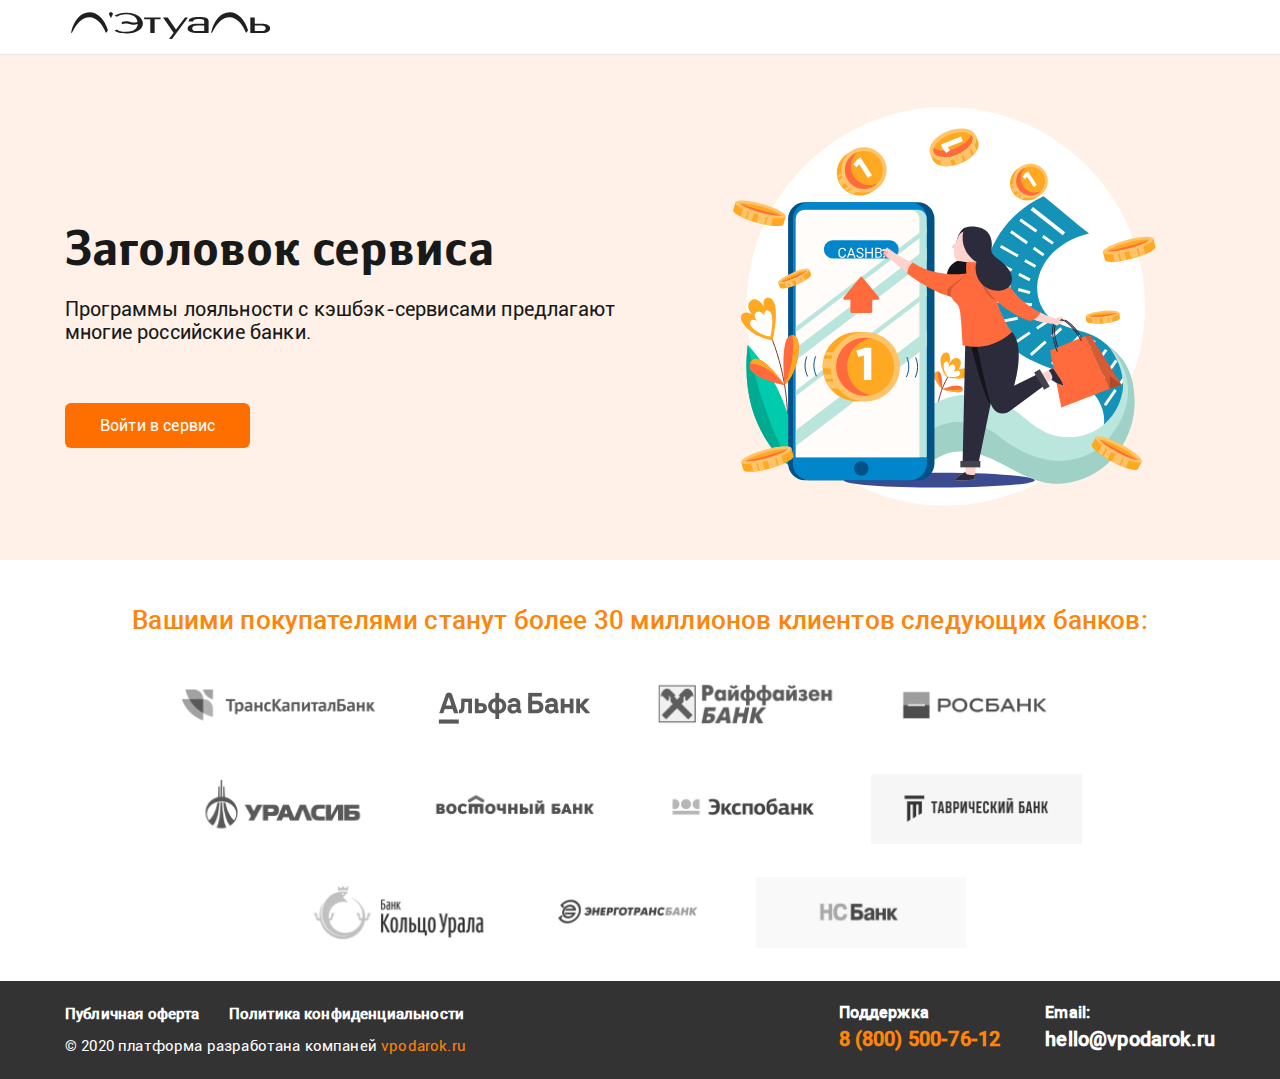
<file: index.html>
<!DOCTYPE html>
<html lang="ru">

<head>
    <meta charset="UTF-8">
    <meta name="viewport" content="width=device-width, initial-scale=1.0, user-scalable=no">
    <meta http-equiv="X-UA-Compatible" content="ie=edge">
    <meta name="author" content="borsh">
    <title></title>
    <link href="assets/css/style.css" rel="stylesheet" type="text/css">
    <link href="assets/css/media.css" rel="stylesheet" type="text/css">
</head>
<body class="flex index">
    <div class="n-header">
        <div class="b-container">
           <div class="b-row">
           		<a href="#" class="logo">
            		<img src="assets/img/logo.svg"  alt="logo">   
           		</a>
           </div>
        </div>
        <div class="n-header_line-bottom"></div>
    </div>
    <div class="index-page">
    	<div class="description">
    		<div class="b-container">
    			<img src="assets/img/index/index_bg.svg" class="description_bg vertical-center">
    			<div class="description_title">Заголовок сервиса</div>
    			<div class="description_subtitle">Программы лояльности с кэшбэк-сервисами предлагают многие российские банки.</div>
    			<a href="login-in.html" class="description_btn btn-orange">Войти в сервис</a>
    		</div>
    	</div>
    	<div class="banks-list b-container flex">
    		<div class="banks-list_text orange">Вашими покупателями станут более 30 миллионов клиентов следующих банков:</div>
    			<div class="banks-list_item">
    				<img src="assets/img/index/Rectangle45.png">
    			</div>
    			<div class="banks-list_item">
    				<img src="assets/img/index/alfa_bank_1.png">
    			</div>
    			<div class="banks-list_item">
    				<img src="assets/img/index/Rectangle47.png">
    			</div>
    			<div class="banks-list_item">
    				<img src="assets/img/index/Rectangle48.png">
    			</div>
    			<div class="banks-list_item">
    				<img src="assets/img/index/Rectangle49.png">
    			</div>
    			<div class="banks-list_item">
    				<img src="assets/img/index/Rectangle50.png">
    			</div>
    			<div class="banks-list_item">
    				<img src="assets/img/index/Rectangle51.png">
    			</div>
    			<div class="banks-list_item">
    				<img src="assets/img/index/Rectangle52.png">
    			</div>
    			<div class="banks-list_item">
    				<img src="assets/img/index/Rectangle53.png">
    			</div>
    			<div class="banks-list_item">
    				<img src="assets/img/index/Rectangle54.png">
    			</div>
    			<div class="banks-list_item">
    				<img src="assets/img/index/Rectangle55.png">
    			</div>
    	</div>
    </div>
    <div class="n-footer">
        <div class="b-container">
            <div class="n-footer_copyright">
                <div><a href="#">Публичная оферта</a> <a href="#">Политика конфиденциальности</a></div>
                <div>© 2020 платформа разработана компаней <span class="orange">vpodarok.ru</span></div>
            </div>
            <div class="n-footer_info">
                <div class="item">
                    <div class="title">Поддержка</div>
                    <a href="tel:88005007612" class="tel orange">8 (800) 500-76-12</a>
                </div>
                <div class="item">
                    <div class="title">Email:</div>
                    <a href="mailto:hello@vpodarok.ru" class="mail">hello@vpodarok.ru</a>
                </div>
            </div>
        </div>
    </div>
    <!-- jquery -->
    <script type="text/javascript" src="assets/js/jquery-3.3.1.min.js"></script>
    <!-- B-script -->
    <script type="text/javascript" src="assets/js/script.js?v=1"></script>
</body>

</html>
</file>
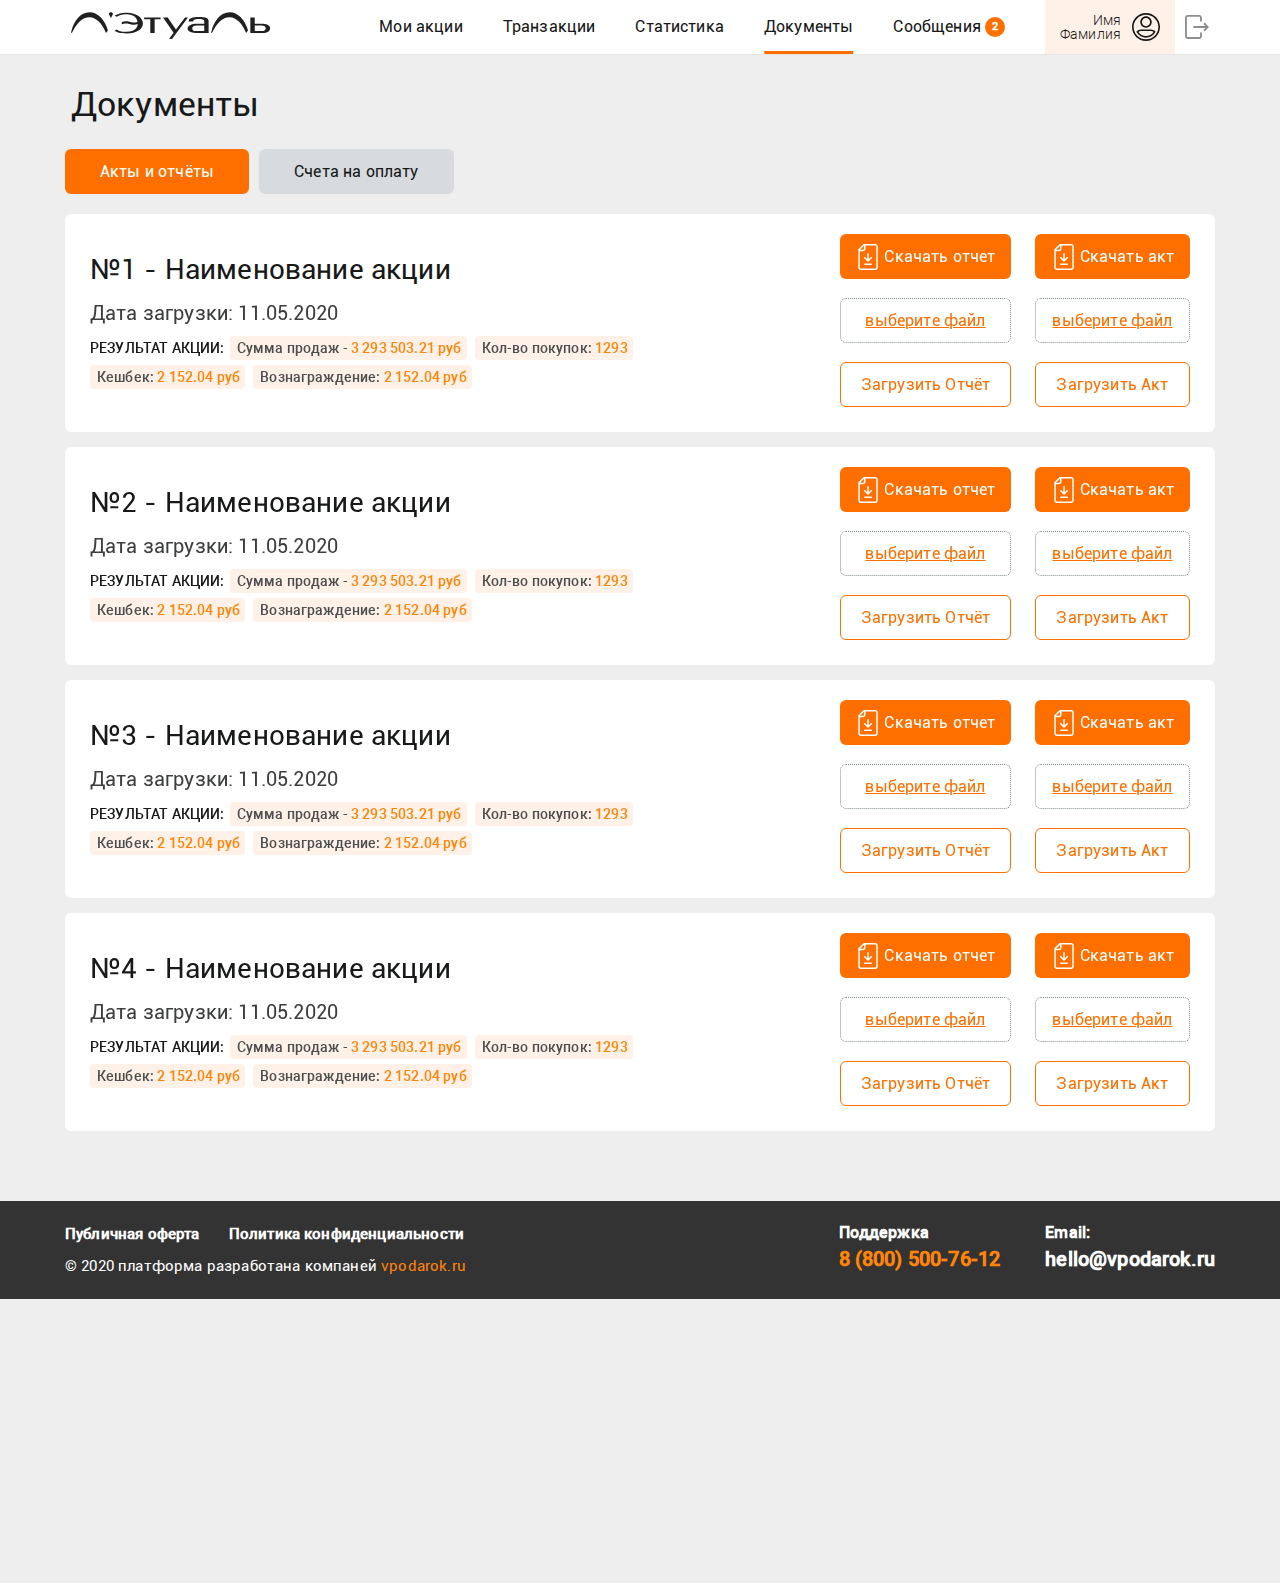
<file: documents.html>
<!DOCTYPE html>
<html lang="ru">
<head>
    <meta charset="UTF-8">
    <meta name="viewport" content="width=device-width, initial-scale=1.0, user-scalable=no">
    <meta http-equiv="X-UA-Compatible" content="ie=edge">
    <meta name="author" content="borsh">
    <title></title>
    <link href="assets/css/swiper.min.css" rel="stylesheet" type="text/css">
    <link href="assets/css/style.css" rel="stylesheet" type="text/css">
    <link href="assets/css/media.css" rel="stylesheet" type="text/css">
</head>
<body class="flex overflow-hidden">
    <div class="n-header">
        <div class="b-container">
           <div class="b-row">
          		<div class="n-header_hamburger">
          			<span></span>
          		</div>
           		<a href="#" class="logo">
            		<img src="assets/img/logo.svg"  alt="logo">   
           		</a>
           		<div class="menu-wrapp">
           			<nav class="menu">
           				<div class="menu-item">
           					<a href="stocks.html">Мои акции</a>
           				</div>
           				<div class="menu-item">
           					<a href="transactions.html">Транзакции</a>
           				</div>
           				<div class="menu-item">
           					<a href="statistics.html">Статистика</a>
           				</div>
           				<div class="menu-item">
           					<a href="documents.html" class="active">Документы</a>
           				</div>
           				<div class="menu-item">
           					<a href="messages.html">Сообщения</a>
           					<div class="num">2</div>
           				</div>
           			</nav>
           		</div>
           		<div class="account flex">
           			<div class="account_name">
           				<div>Имя</div>
           				<div>Фамилия</div>
           			</div>
           			<div class="personal-account">
						<a href="profile.html" class="personal-account_ic">
							<svg width="28" height="28" viewBox="0 0 28 28" fill="none" xmlns="http://www.w3.org/2000/svg">
								<path d="M14 0C6.28037 0 0 6.28037 0 14C0 21.7196 6.28037 28 14 28C21.7196 28 28 21.7196 28 14C28 6.28037 21.7196 0 14 0ZM14 26.3594C7.18501 26.3594 1.64062 20.815 1.64062 14C1.64062 7.18501 7.18501 1.64062 14 1.64062C20.815 1.64062 26.3594 7.18501 26.3594 14C26.3594 20.815 20.815 26.3594 14 26.3594Z" />
								<path d="M14 14.7656C17.1662 14.7656 19.7422 12.1897 19.7422 9.02344C19.7422 5.8572 17.1662 3.28125 14 3.28125C10.8338 3.28125 8.25781 5.8572 8.25781 9.02344C8.25781 12.1897 10.8338 14.7656 14 14.7656ZM14 4.92188C16.2616 4.92188 18.1016 6.76184 18.1016 9.02344C18.1016 11.285 16.2616 13.125 14 13.125C11.7384 13.125 9.89844 11.285 9.89844 9.02344C9.89844 6.76184 11.7384 4.92188 14 4.92188Z"/>
								<path d="M23.223 18.3445C22.1329 17.1127 20.5652 16.4062 18.9219 16.4062H9.07813C7.43482 16.4062 5.8671 17.1127 4.77701 18.3445L4.38818 18.784L4.67836 19.2939C6.58241 22.6401 10.1543 24.7188 14 24.7188C17.8457 24.7188 21.4176 22.6401 23.3217 19.2939L23.6119 18.7839L23.223 18.3445ZM14 23.0781C10.9519 23.0781 8.10682 21.5361 6.43218 19.0151C7.16784 18.3943 8.10447 18.0469 9.07813 18.0469H18.9219C19.8955 18.0469 20.8322 18.3943 21.5678 19.0151C19.8932 21.5361 17.0481 23.0781 14 23.0781Z"/>
							</svg>
						</a>
           			</div>
           		</div>
           		<div class="log-off">
           			<a href="#" class="log-off_ic">
           				<svg width="24" height="24" viewBox="0 0 24 24" fill="none" xmlns="http://www.w3.org/2000/svg">
							<g clip-path="url(#clip0)">
							<path d="M15.0385 17.4278H16.9125V21.1758C16.9125 22.7258 15.6515 23.9866 14.1015 23.9866H2.81085C1.26105 23.9866 0 22.7258 0 21.1758V2.81085C0 1.26105 1.26105 0 2.81085 0H14.1015C15.6515 0 16.9125 1.26105 16.9125 2.81085V6.55884H15.0385V2.81085C15.0385 2.29431 14.6182 1.8739 14.1015 1.8739H2.81085C2.29431 1.8739 1.8739 2.29431 1.8739 2.81085V21.1758C1.8739 21.6923 2.29431 22.1127 2.81085 22.1127H14.1015C14.6182 22.1127 15.0385 21.6923 15.0385 21.1758V17.4278ZM19.5829 7.57617L18.2578 8.90131L20.4128 11.0565H8.2923V12.9304H20.4128L18.2578 15.0853L19.5829 16.4105L24 11.9934L19.5829 7.57617Z"/>
							</g>
							<defs>
							<clipPath id="clip0">
							<rect width="24" height="24" fill="white"/>
							</clipPath>
							</defs>
						</svg>
           			</a>
           		</div>
           </div>
        </div>
        <div class="n-header_line-bottom"></div>
    </div>
    <div class="panel-wrapp documents-page">
    	<div class="b-container">
    		<div class="panel">
    			<div class="panel_title">Документы</div>
    			<div class="nav-slider-wrapp">
					<div class="nav-slider">
					</div>
    			</div>
    			<div class="swiper-container panel-slider">
    				<div class="swiper-wrapper">
    					<div class="swiper-slide acts" label="Акты и отчёты">
    						<div class="acts_item documents_item flex">
    							<div class="documents_info">
    								<div class="documents_name">
    									№1 - Наименование акции
    								</div>
    								<div class="acts_date-download">
    									Дата загрузки: <span>11.05.2020</span>
    								</div>
    								<div class="documents_results flex">
    									<div class="documents_results_title">
											Результат акции:
										</div>
										<div class="documents_results_ammout">
											Сумма продаж - <span class="orange">3 293 503.21 руб</span>
										</div>
										<div class="documents_results_quantity">
											Кол-во покупок: <span class="orange">1293</span>
										</div>
										<div class="documents_results_cashback">
											Кешбек: <span class="orange">2 152.04 руб</span>
										</div>
										<div class="documents_results_cashback">
											Вознаграждение: <span class="orange">2 152.04 руб  </span>
										</div>
    								</div>
    							</div>
    							<div class="acts_btns flex">
    								<div class="acts_btn-download-report btn-orange">
    									<svg width="26" height="26" viewBox="0 0 26 26" fill="none" xmlns="http://www.w3.org/2000/svg">
											<path d="M12.4984 17.6179C12.796 17.9156 13.2782 17.9154 13.5755 17.6179L16.839 14.3544C17.1366 14.057 17.1366 13.5746 16.839 13.2773C16.5417 12.9797 16.0595 12.9797 15.7619 13.2773L13.7987 15.2405V9.73645C13.7987 9.31572 13.4575 8.97473 13.037 8.97473C12.6162 8.97473 12.2753 9.31572 12.2753 9.73645V15.2405L10.312 13.2773C10.0145 12.9797 9.53228 12.9797 9.23473 13.2773C8.93738 13.5746 8.93738 14.057 9.23473 14.3544L12.4984 17.6179Z" fill="white"/>
											<path d="M16.3006 19.5813H9.77344C9.35291 19.5813 9.01172 19.9223 9.01172 20.343C9.01172 20.7635 9.35291 21.1047 9.77344 21.1047H16.3006C16.7211 21.1047 17.0623 20.7635 17.0623 20.343C17.0623 19.9223 16.7213 19.5813 16.3006 19.5813Z" fill="white"/>
											<path d="M20.3801 0H8.95773C8.7558 0 8.562 0.0803375 8.41917 0.22316L3.52394 5.11839C3.38112 5.26122 3.30078 5.45502 3.30078 5.65695V23.6065C3.30078 24.9263 4.37453 26 5.69424 26H20.3801C21.6961 26 22.7736 24.936 22.7736 23.6065V2.39346C22.7736 1.07751 21.7098 0 20.3801 0ZM9.01189 1.78468V4.84108C9.01189 5.32092 8.6217 5.71111 8.14186 5.71111H5.08546L9.01189 1.78468ZM21.2502 23.6065C21.2502 24.0804 20.8671 24.4766 20.3801 24.4766H5.69424C5.2146 24.4766 4.82422 24.0862 4.82422 23.6065V7.23474H8.14186C9.46158 7.23474 10.5353 6.161 10.5353 4.84128V1.52344H20.3801C20.8542 1.52344 21.2502 1.90668 21.2502 2.39346V23.6065Z" fill="white"/>
										</svg>
    									Скачать отчет
    								</div>
    								<div class="acts_btn-download-act btn-orange">
    									<svg width="26" height="26" viewBox="0 0 26 26" fill="none" xmlns="http://www.w3.org/2000/svg">
											<path d="M12.4984 17.6179C12.796 17.9156 13.2782 17.9154 13.5755 17.6179L16.839 14.3544C17.1366 14.057 17.1366 13.5746 16.839 13.2773C16.5417 12.9797 16.0595 12.9797 15.7619 13.2773L13.7987 15.2405V9.73645C13.7987 9.31572 13.4575 8.97473 13.037 8.97473C12.6162 8.97473 12.2753 9.31572 12.2753 9.73645V15.2405L10.312 13.2773C10.0145 12.9797 9.53228 12.9797 9.23473 13.2773C8.93738 13.5746 8.93738 14.057 9.23473 14.3544L12.4984 17.6179Z" fill="white"/>
											<path d="M16.3006 19.5813H9.77344C9.35291 19.5813 9.01172 19.9223 9.01172 20.343C9.01172 20.7635 9.35291 21.1047 9.77344 21.1047H16.3006C16.7211 21.1047 17.0623 20.7635 17.0623 20.343C17.0623 19.9223 16.7213 19.5813 16.3006 19.5813Z" fill="white"/>
											<path d="M20.3801 0H8.95773C8.7558 0 8.562 0.0803375 8.41917 0.22316L3.52394 5.11839C3.38112 5.26122 3.30078 5.45502 3.30078 5.65695V23.6065C3.30078 24.9263 4.37453 26 5.69424 26H20.3801C21.6961 26 22.7736 24.936 22.7736 23.6065V2.39346C22.7736 1.07751 21.7098 0 20.3801 0ZM9.01189 1.78468V4.84108C9.01189 5.32092 8.6217 5.71111 8.14186 5.71111H5.08546L9.01189 1.78468ZM21.2502 23.6065C21.2502 24.0804 20.8671 24.4766 20.3801 24.4766H5.69424C5.2146 24.4766 4.82422 24.0862 4.82422 23.6065V7.23474H8.14186C9.46158 7.23474 10.5353 6.161 10.5353 4.84128V1.52344H20.3801C20.8542 1.52344 21.2502 1.90668 21.2502 2.39346V23.6065Z" fill="white"/>
										</svg>
    									Скачать акт
    								</div>
    								<div class="acts_btn-select-report btn-dotted">
    									<div class="text">выберите файл</div>
    								</div>
    								<div class="acts_btn-select-act btn-dotted">
    									<div class="text">выберите файл</div>
    								</div>
    								<div class="acts_btn-select-report btn-white">
    									<div class="text">Загрузить Отчёт</div>
    								</div>
    								<div class="acts_btn-select-act btn-white">
    									<div class="text">Загрузить Акт</div>
    								</div>
    							</div>
    						</div>
    						<div class="acts_item documents_item flex">
    							<div class="documents_info">
    								<div class="documents_name">
    									№2 - Наименование акции
    								</div>
    								<div class="acts_date-download">
    									Дата загрузки: <span>11.05.2020</span>
    								</div>
    								<div class="documents_results flex">
    									<div class="documents_results_title">
											Результат акции:
										</div>
										<div class="documents_results_ammout">
											Сумма продаж - <span class="orange">3 293 503.21 руб</span>
										</div>
										<div class="documents_results_quantity">
											Кол-во покупок: <span class="orange">1293</span>
										</div>
										<div class="documents_results_cashback">
											Кешбек: <span class="orange">2 152.04 руб</span>
										</div>
										<div class="documents_results_cashback">
											Вознаграждение: <span class="orange">2 152.04 руб  </span>
										</div>
    								</div>
    							</div>
    							<div class="acts_btns flex">
    								<div class="acts_btn-download-report btn-orange">
    									<svg width="26" height="26" viewBox="0 0 26 26" fill="none" xmlns="http://www.w3.org/2000/svg">
											<path d="M12.4984 17.6179C12.796 17.9156 13.2782 17.9154 13.5755 17.6179L16.839 14.3544C17.1366 14.057 17.1366 13.5746 16.839 13.2773C16.5417 12.9797 16.0595 12.9797 15.7619 13.2773L13.7987 15.2405V9.73645C13.7987 9.31572 13.4575 8.97473 13.037 8.97473C12.6162 8.97473 12.2753 9.31572 12.2753 9.73645V15.2405L10.312 13.2773C10.0145 12.9797 9.53228 12.9797 9.23473 13.2773C8.93738 13.5746 8.93738 14.057 9.23473 14.3544L12.4984 17.6179Z" fill="white"/>
											<path d="M16.3006 19.5813H9.77344C9.35291 19.5813 9.01172 19.9223 9.01172 20.343C9.01172 20.7635 9.35291 21.1047 9.77344 21.1047H16.3006C16.7211 21.1047 17.0623 20.7635 17.0623 20.343C17.0623 19.9223 16.7213 19.5813 16.3006 19.5813Z" fill="white"/>
											<path d="M20.3801 0H8.95773C8.7558 0 8.562 0.0803375 8.41917 0.22316L3.52394 5.11839C3.38112 5.26122 3.30078 5.45502 3.30078 5.65695V23.6065C3.30078 24.9263 4.37453 26 5.69424 26H20.3801C21.6961 26 22.7736 24.936 22.7736 23.6065V2.39346C22.7736 1.07751 21.7098 0 20.3801 0ZM9.01189 1.78468V4.84108C9.01189 5.32092 8.6217 5.71111 8.14186 5.71111H5.08546L9.01189 1.78468ZM21.2502 23.6065C21.2502 24.0804 20.8671 24.4766 20.3801 24.4766H5.69424C5.2146 24.4766 4.82422 24.0862 4.82422 23.6065V7.23474H8.14186C9.46158 7.23474 10.5353 6.161 10.5353 4.84128V1.52344H20.3801C20.8542 1.52344 21.2502 1.90668 21.2502 2.39346V23.6065Z" fill="white"/>
										</svg>
    									Скачать отчет
    								</div>
    								<div class="acts_btn-download-act btn-orange">
    									<svg width="26" height="26" viewBox="0 0 26 26" fill="none" xmlns="http://www.w3.org/2000/svg">
											<path d="M12.4984 17.6179C12.796 17.9156 13.2782 17.9154 13.5755 17.6179L16.839 14.3544C17.1366 14.057 17.1366 13.5746 16.839 13.2773C16.5417 12.9797 16.0595 12.9797 15.7619 13.2773L13.7987 15.2405V9.73645C13.7987 9.31572 13.4575 8.97473 13.037 8.97473C12.6162 8.97473 12.2753 9.31572 12.2753 9.73645V15.2405L10.312 13.2773C10.0145 12.9797 9.53228 12.9797 9.23473 13.2773C8.93738 13.5746 8.93738 14.057 9.23473 14.3544L12.4984 17.6179Z" fill="white"/>
											<path d="M16.3006 19.5813H9.77344C9.35291 19.5813 9.01172 19.9223 9.01172 20.343C9.01172 20.7635 9.35291 21.1047 9.77344 21.1047H16.3006C16.7211 21.1047 17.0623 20.7635 17.0623 20.343C17.0623 19.9223 16.7213 19.5813 16.3006 19.5813Z" fill="white"/>
											<path d="M20.3801 0H8.95773C8.7558 0 8.562 0.0803375 8.41917 0.22316L3.52394 5.11839C3.38112 5.26122 3.30078 5.45502 3.30078 5.65695V23.6065C3.30078 24.9263 4.37453 26 5.69424 26H20.3801C21.6961 26 22.7736 24.936 22.7736 23.6065V2.39346C22.7736 1.07751 21.7098 0 20.3801 0ZM9.01189 1.78468V4.84108C9.01189 5.32092 8.6217 5.71111 8.14186 5.71111H5.08546L9.01189 1.78468ZM21.2502 23.6065C21.2502 24.0804 20.8671 24.4766 20.3801 24.4766H5.69424C5.2146 24.4766 4.82422 24.0862 4.82422 23.6065V7.23474H8.14186C9.46158 7.23474 10.5353 6.161 10.5353 4.84128V1.52344H20.3801C20.8542 1.52344 21.2502 1.90668 21.2502 2.39346V23.6065Z" fill="white"/>
										</svg>
    									Скачать акт
    								</div>
    								<div class="acts_btn-select-report btn-dotted">
    									<div class="text">выберите файл</div>
    								</div>
    								<div class="acts_btn-select-act btn-dotted">
    									<div class="text">выберите файл</div>
    								</div>
    								<div class="acts_btn-select-report btn-white">
    									<div class="text">Загрузить Отчёт</div>
    								</div>
    								<div class="acts_btn-select-act btn-white">
    									<div class="text">Загрузить Акт</div>
    								</div>
    							</div>
    						</div>
    						<div class="acts_item documents_item flex">
    							<div class="documents_info">
    								<div class="documents_name">
    									№3 - Наименование акции
    								</div>
    								<div class="acts_date-download">
    									Дата загрузки: <span>11.05.2020</span>
    								</div>
    								<div class="documents_results flex">
    									<div class="documents_results_title">
											Результат акции:
										</div>
										<div class="documents_results_ammout">
											Сумма продаж - <span class="orange">3 293 503.21 руб</span>
										</div>
										<div class="documents_results_quantity">
											Кол-во покупок: <span class="orange">1293</span>
										</div>
										<div class="documents_results_cashback">
											Кешбек: <span class="orange">2 152.04 руб</span>
										</div>
										<div class="documents_results_cashback">
											Вознаграждение: <span class="orange">2 152.04 руб  </span>
										</div>
    								</div>
    							</div>
    							<div class="acts_btns flex">
    								<div class="acts_btn-download-report btn-orange">
    									<svg width="26" height="26" viewBox="0 0 26 26" fill="none" xmlns="http://www.w3.org/2000/svg">
											<path d="M12.4984 17.6179C12.796 17.9156 13.2782 17.9154 13.5755 17.6179L16.839 14.3544C17.1366 14.057 17.1366 13.5746 16.839 13.2773C16.5417 12.9797 16.0595 12.9797 15.7619 13.2773L13.7987 15.2405V9.73645C13.7987 9.31572 13.4575 8.97473 13.037 8.97473C12.6162 8.97473 12.2753 9.31572 12.2753 9.73645V15.2405L10.312 13.2773C10.0145 12.9797 9.53228 12.9797 9.23473 13.2773C8.93738 13.5746 8.93738 14.057 9.23473 14.3544L12.4984 17.6179Z" fill="white"/>
											<path d="M16.3006 19.5813H9.77344C9.35291 19.5813 9.01172 19.9223 9.01172 20.343C9.01172 20.7635 9.35291 21.1047 9.77344 21.1047H16.3006C16.7211 21.1047 17.0623 20.7635 17.0623 20.343C17.0623 19.9223 16.7213 19.5813 16.3006 19.5813Z" fill="white"/>
											<path d="M20.3801 0H8.95773C8.7558 0 8.562 0.0803375 8.41917 0.22316L3.52394 5.11839C3.38112 5.26122 3.30078 5.45502 3.30078 5.65695V23.6065C3.30078 24.9263 4.37453 26 5.69424 26H20.3801C21.6961 26 22.7736 24.936 22.7736 23.6065V2.39346C22.7736 1.07751 21.7098 0 20.3801 0ZM9.01189 1.78468V4.84108C9.01189 5.32092 8.6217 5.71111 8.14186 5.71111H5.08546L9.01189 1.78468ZM21.2502 23.6065C21.2502 24.0804 20.8671 24.4766 20.3801 24.4766H5.69424C5.2146 24.4766 4.82422 24.0862 4.82422 23.6065V7.23474H8.14186C9.46158 7.23474 10.5353 6.161 10.5353 4.84128V1.52344H20.3801C20.8542 1.52344 21.2502 1.90668 21.2502 2.39346V23.6065Z" fill="white"/>
										</svg>
    									Скачать отчет
    								</div>
    								<div class="acts_btn-download-act btn-orange">
    									<svg width="26" height="26" viewBox="0 0 26 26" fill="none" xmlns="http://www.w3.org/2000/svg">
											<path d="M12.4984 17.6179C12.796 17.9156 13.2782 17.9154 13.5755 17.6179L16.839 14.3544C17.1366 14.057 17.1366 13.5746 16.839 13.2773C16.5417 12.9797 16.0595 12.9797 15.7619 13.2773L13.7987 15.2405V9.73645C13.7987 9.31572 13.4575 8.97473 13.037 8.97473C12.6162 8.97473 12.2753 9.31572 12.2753 9.73645V15.2405L10.312 13.2773C10.0145 12.9797 9.53228 12.9797 9.23473 13.2773C8.93738 13.5746 8.93738 14.057 9.23473 14.3544L12.4984 17.6179Z" fill="white"/>
											<path d="M16.3006 19.5813H9.77344C9.35291 19.5813 9.01172 19.9223 9.01172 20.343C9.01172 20.7635 9.35291 21.1047 9.77344 21.1047H16.3006C16.7211 21.1047 17.0623 20.7635 17.0623 20.343C17.0623 19.9223 16.7213 19.5813 16.3006 19.5813Z" fill="white"/>
											<path d="M20.3801 0H8.95773C8.7558 0 8.562 0.0803375 8.41917 0.22316L3.52394 5.11839C3.38112 5.26122 3.30078 5.45502 3.30078 5.65695V23.6065C3.30078 24.9263 4.37453 26 5.69424 26H20.3801C21.6961 26 22.7736 24.936 22.7736 23.6065V2.39346C22.7736 1.07751 21.7098 0 20.3801 0ZM9.01189 1.78468V4.84108C9.01189 5.32092 8.6217 5.71111 8.14186 5.71111H5.08546L9.01189 1.78468ZM21.2502 23.6065C21.2502 24.0804 20.8671 24.4766 20.3801 24.4766H5.69424C5.2146 24.4766 4.82422 24.0862 4.82422 23.6065V7.23474H8.14186C9.46158 7.23474 10.5353 6.161 10.5353 4.84128V1.52344H20.3801C20.8542 1.52344 21.2502 1.90668 21.2502 2.39346V23.6065Z" fill="white"/>
										</svg>
    									Скачать акт
    								</div>
    								<div class="acts_btn-select-report btn-dotted">
    									<div class="text">выберите файл</div>
    								</div>
    								<div class="acts_btn-select-act btn-dotted">
    									<div class="text">выберите файл</div>
    								</div>
    								<div class="acts_btn-select-report btn-white">
    									<div class="text">Загрузить Отчёт</div>
    								</div>
    								<div class="acts_btn-select-act btn-white">
    									<div class="text">Загрузить Акт</div>
    								</div>
    							</div>
    						</div>
    						<div class="acts_item documents_item flex">
    							<div class="documents_info">
    								<div class="documents_name">
    									№4 - Наименование акции
    								</div>
    								<div class="acts_date-download">
    									Дата загрузки: <span>11.05.2020</span>
    								</div>
    								<div class="acts_results documents_results flex">
    									<div class="acts_results_title documents_results_title">
											Результат акции:
										</div>
										<div class="acts_results_ammout documents_results_ammout">
											Сумма продаж - <span class="orange">3 293 503.21 руб</span>
										</div>
										<div class="acts_results_quantity documents_results_quantity">
											Кол-во покупок: <span class="orange">1293</span>
										</div>
										<div class="acts_results_cashback documents_results_cashback">
											Кешбек: <span class="orange">2 152.04 руб</span>
										</div>
										<div class="acts_results_remuneration  documents_results_remuneration">
											Вознаграждение: <span class="orange">2 152.04 руб  </span>
										</div>
    								</div>
    							</div>
    							<div class="acts_btns flex">
    								<div class="acts_btn-download-report btn-orange">
    									<svg width="26" height="26" viewBox="0 0 26 26" fill="none" xmlns="http://www.w3.org/2000/svg">
											<path d="M12.4984 17.6179C12.796 17.9156 13.2782 17.9154 13.5755 17.6179L16.839 14.3544C17.1366 14.057 17.1366 13.5746 16.839 13.2773C16.5417 12.9797 16.0595 12.9797 15.7619 13.2773L13.7987 15.2405V9.73645C13.7987 9.31572 13.4575 8.97473 13.037 8.97473C12.6162 8.97473 12.2753 9.31572 12.2753 9.73645V15.2405L10.312 13.2773C10.0145 12.9797 9.53228 12.9797 9.23473 13.2773C8.93738 13.5746 8.93738 14.057 9.23473 14.3544L12.4984 17.6179Z" fill="white"/>
											<path d="M16.3006 19.5813H9.77344C9.35291 19.5813 9.01172 19.9223 9.01172 20.343C9.01172 20.7635 9.35291 21.1047 9.77344 21.1047H16.3006C16.7211 21.1047 17.0623 20.7635 17.0623 20.343C17.0623 19.9223 16.7213 19.5813 16.3006 19.5813Z" fill="white"/>
											<path d="M20.3801 0H8.95773C8.7558 0 8.562 0.0803375 8.41917 0.22316L3.52394 5.11839C3.38112 5.26122 3.30078 5.45502 3.30078 5.65695V23.6065C3.30078 24.9263 4.37453 26 5.69424 26H20.3801C21.6961 26 22.7736 24.936 22.7736 23.6065V2.39346C22.7736 1.07751 21.7098 0 20.3801 0ZM9.01189 1.78468V4.84108C9.01189 5.32092 8.6217 5.71111 8.14186 5.71111H5.08546L9.01189 1.78468ZM21.2502 23.6065C21.2502 24.0804 20.8671 24.4766 20.3801 24.4766H5.69424C5.2146 24.4766 4.82422 24.0862 4.82422 23.6065V7.23474H8.14186C9.46158 7.23474 10.5353 6.161 10.5353 4.84128V1.52344H20.3801C20.8542 1.52344 21.2502 1.90668 21.2502 2.39346V23.6065Z" fill="white"/>
										</svg>
    									Скачать отчет
    								</div>
    								<div class="acts_btn-download-act btn-orange">
    									<svg width="26" height="26" viewBox="0 0 26 26" fill="none" xmlns="http://www.w3.org/2000/svg">
											<path d="M12.4984 17.6179C12.796 17.9156 13.2782 17.9154 13.5755 17.6179L16.839 14.3544C17.1366 14.057 17.1366 13.5746 16.839 13.2773C16.5417 12.9797 16.0595 12.9797 15.7619 13.2773L13.7987 15.2405V9.73645C13.7987 9.31572 13.4575 8.97473 13.037 8.97473C12.6162 8.97473 12.2753 9.31572 12.2753 9.73645V15.2405L10.312 13.2773C10.0145 12.9797 9.53228 12.9797 9.23473 13.2773C8.93738 13.5746 8.93738 14.057 9.23473 14.3544L12.4984 17.6179Z" fill="white"/>
											<path d="M16.3006 19.5813H9.77344C9.35291 19.5813 9.01172 19.9223 9.01172 20.343C9.01172 20.7635 9.35291 21.1047 9.77344 21.1047H16.3006C16.7211 21.1047 17.0623 20.7635 17.0623 20.343C17.0623 19.9223 16.7213 19.5813 16.3006 19.5813Z" fill="white"/>
											<path d="M20.3801 0H8.95773C8.7558 0 8.562 0.0803375 8.41917 0.22316L3.52394 5.11839C3.38112 5.26122 3.30078 5.45502 3.30078 5.65695V23.6065C3.30078 24.9263 4.37453 26 5.69424 26H20.3801C21.6961 26 22.7736 24.936 22.7736 23.6065V2.39346C22.7736 1.07751 21.7098 0 20.3801 0ZM9.01189 1.78468V4.84108C9.01189 5.32092 8.6217 5.71111 8.14186 5.71111H5.08546L9.01189 1.78468ZM21.2502 23.6065C21.2502 24.0804 20.8671 24.4766 20.3801 24.4766H5.69424C5.2146 24.4766 4.82422 24.0862 4.82422 23.6065V7.23474H8.14186C9.46158 7.23474 10.5353 6.161 10.5353 4.84128V1.52344H20.3801C20.8542 1.52344 21.2502 1.90668 21.2502 2.39346V23.6065Z" fill="white"/>
										</svg>
    									Скачать акт
    								</div>
    								<div class="acts_btn-select-report btn-dotted">
    									<div class="text">выберите файл</div>
    								</div>
    								<div class="acts_btn-select-act btn-dotted">
    									<div class="text">выберите файл</div>
    								</div>
    								<div class="acts_btn-select-report btn-white">
    									<div class="text">Загрузить Отчёт</div>
    								</div>
    								<div class="acts_btn-select-act btn-white">
    									<div class="text">Загрузить Акт</div>
    								</div>
    							</div>
    						</div>
    					</div>
    					<div class="swiper-slide bills" label="Счета на оплату">
    						<div class="documents_year">2020</div>
    						<div class="bills_item documents_item flex">
    							<div class="documents_info">
									<div class="documents_name">№35 - Наименование акции</div>
									<div class="period-wrapp flex">
										<div class="period">
											c <span class="period_from">02.05.2010</span> по <span class="period_to">02.06.2010</span> <span class="number">(30 дней)</span>
											<a href="#" class="period_btn-download orange">
												<svg width="26" height="26" viewBox="0 0 26 26" fill="none" xmlns="http://www.w3.org/2000/svg">
													<path d="M12.4984 17.6179C12.796 17.9156 13.2782 17.9154 13.5755 17.6179L16.839 14.3544C17.1366 14.057 17.1366 13.5746 16.839 13.2773C16.5417 12.9797 16.0595 12.9797 15.7619 13.2773L13.7987 15.2405V9.73645C13.7987 9.31572 13.4575 8.97473 13.037 8.97473C12.6162 8.97473 12.2753 9.31572 12.2753 9.73645V15.2405L10.312 13.2773C10.0145 12.9797 9.53228 12.9797 9.23473 13.2773C8.93738 13.5746 8.93738 14.057 9.23473 14.3544L12.4984 17.6179Z" fill="#FF6F00"/>
													<path d="M16.3006 19.5813H9.77344C9.35291 19.5813 9.01172 19.9223 9.01172 20.343C9.01172 20.7635 9.35291 21.1047 9.77344 21.1047H16.3006C16.7211 21.1047 17.0623 20.7635 17.0623 20.343C17.0623 19.9223 16.7213 19.5813 16.3006 19.5813Z" fill="#FF6F00"/>
													<path d="M20.3801 0H8.95773C8.7558 0 8.562 0.0803375 8.41917 0.22316L3.52394 5.11839C3.38112 5.26122 3.30078 5.45502 3.30078 5.65695V23.6065C3.30078 24.9263 4.37453 26 5.69424 26H20.3801C21.6961 26 22.7736 24.936 22.7736 23.6065V2.39346C22.7736 1.07751 21.7098 0 20.3801 0ZM9.01189 1.78468V4.84108C9.01189 5.32092 8.6217 5.71111 8.14186 5.71111H5.08546L9.01189 1.78468ZM21.2502 23.6065C21.2502 24.0804 20.8671 24.4766 20.3801 24.4766H5.69424C5.2146 24.4766 4.82422 24.0862 4.82422 23.6065V7.23474H8.14186C9.46158 7.23474 10.5353 6.161 10.5353 4.84128V1.52344H20.3801C20.8542 1.52344 21.2502 1.90668 21.2502 2.39346V23.6065Z" fill="#FF6F00"/>
												</svg>
												<span class="text">Скачать транзакции</span>
											</a>
										</div>
									</div>
									<div class="bills_results documents_results flex">
										<div class="bills_results_title documents_results_title">
											Результат акции:
										</div>
										<div class="bills_results_ammout documents_results_ammout">
											Сумма продаж - <span class="orange">3 293 503.21 руб</span>
										</div>
										<div class="bills_results_quantity documents_results_quantity">
											Кол-во покупок: <span class="orange">1293</span>
										</div>
										<div class="bills_results_cashback documents_results_cashback">
											Кешбек: <span class="orange">2 152.04 руб</span>
										</div>
										<div class="bills_results_remuneration  documents_results_remuneration">
											Вознаграждение: <span class="orange">2 152.04 руб  </span>
										</div>
									</div>
    							</div>
    							<div class="bills_btns">
									<div class="bills_btn-download-pay-one btn-white">Скачать счет на оплата 1</div>
									<div class="bills_btn-download-pay-two btn-white">Скачать счет на оплата 1</div>
								</div>
    						</div>
    						<div class="bills_item documents_item flex">
    							<div class="documents_info">
									<div class="documents_name">№35 - Наименование акции</div>
									<div class="period-wrapp flex">
										<div class="period">
											c <span class="period_from">02.05.2010</span> по <span class="period_to">02.06.2010</span> <span class="number">(30 дней)</span>
											<a href="#" class="period_btn-download orange">
												<svg width="26" height="26" viewBox="0 0 26 26" fill="none" xmlns="http://www.w3.org/2000/svg">
													<path d="M12.4984 17.6179C12.796 17.9156 13.2782 17.9154 13.5755 17.6179L16.839 14.3544C17.1366 14.057 17.1366 13.5746 16.839 13.2773C16.5417 12.9797 16.0595 12.9797 15.7619 13.2773L13.7987 15.2405V9.73645C13.7987 9.31572 13.4575 8.97473 13.037 8.97473C12.6162 8.97473 12.2753 9.31572 12.2753 9.73645V15.2405L10.312 13.2773C10.0145 12.9797 9.53228 12.9797 9.23473 13.2773C8.93738 13.5746 8.93738 14.057 9.23473 14.3544L12.4984 17.6179Z" fill="#FF6F00"/>
													<path d="M16.3006 19.5813H9.77344C9.35291 19.5813 9.01172 19.9223 9.01172 20.343C9.01172 20.7635 9.35291 21.1047 9.77344 21.1047H16.3006C16.7211 21.1047 17.0623 20.7635 17.0623 20.343C17.0623 19.9223 16.7213 19.5813 16.3006 19.5813Z" fill="#FF6F00"/>
													<path d="M20.3801 0H8.95773C8.7558 0 8.562 0.0803375 8.41917 0.22316L3.52394 5.11839C3.38112 5.26122 3.30078 5.45502 3.30078 5.65695V23.6065C3.30078 24.9263 4.37453 26 5.69424 26H20.3801C21.6961 26 22.7736 24.936 22.7736 23.6065V2.39346C22.7736 1.07751 21.7098 0 20.3801 0ZM9.01189 1.78468V4.84108C9.01189 5.32092 8.6217 5.71111 8.14186 5.71111H5.08546L9.01189 1.78468ZM21.2502 23.6065C21.2502 24.0804 20.8671 24.4766 20.3801 24.4766H5.69424C5.2146 24.4766 4.82422 24.0862 4.82422 23.6065V7.23474H8.14186C9.46158 7.23474 10.5353 6.161 10.5353 4.84128V1.52344H20.3801C20.8542 1.52344 21.2502 1.90668 21.2502 2.39346V23.6065Z" fill="#FF6F00"/>
												</svg>
												<span class="text">Скачать транзакции</span>
											</a>
										</div>
									</div>
									<div class="bills_results documents_results flex">
										<div class="bills_results_title documents_results_title">
											Результат акции:
										</div>
										<div class="bills_results_ammout documents_results_ammout">
											Сумма продаж - <span class="orange">3 293 503.21 руб</span>
										</div>
										<div class="bills_results_quantity documents_results_quantity">
											Кол-во покупок: <span class="orange">1293</span>
										</div>
										<div class="bills_results_cashback documents_results_cashback">
											Кешбек: <span class="orange">2 152.04 руб</span>
										</div>
										<div class="bills_results_remuneration  documents_results_remuneration">
											Вознаграждение: <span class="orange">2 152.04 руб  </span>
										</div>
									</div>
    							</div>
    							<div class="bills_btns">
									<div class="bills_btn-download-pay-one btn-white">Скачать счет на оплата 1</div>
									<div class="bills_btn-download-pay-two btn-white">Скачать счет на оплата 1</div>
								</div>
    						</div>
    						<div class="bills_item documents_item flex">
    							<div class="documents_info">
									<div class="documents_name">№35 - Наименование акции</div>
									<div class="period-wrapp flex">
										<div class="period">
											c <span class="period_from">02.05.2010</span> по <span class="period_to">02.06.2010</span> <span class="number">(30 дней)</span>
											<a href="#" class="period_btn-download orange">
												<svg width="26" height="26" viewBox="0 0 26 26" fill="none" xmlns="http://www.w3.org/2000/svg">
													<path d="M12.4984 17.6179C12.796 17.9156 13.2782 17.9154 13.5755 17.6179L16.839 14.3544C17.1366 14.057 17.1366 13.5746 16.839 13.2773C16.5417 12.9797 16.0595 12.9797 15.7619 13.2773L13.7987 15.2405V9.73645C13.7987 9.31572 13.4575 8.97473 13.037 8.97473C12.6162 8.97473 12.2753 9.31572 12.2753 9.73645V15.2405L10.312 13.2773C10.0145 12.9797 9.53228 12.9797 9.23473 13.2773C8.93738 13.5746 8.93738 14.057 9.23473 14.3544L12.4984 17.6179Z" fill="#FF6F00"/>
													<path d="M16.3006 19.5813H9.77344C9.35291 19.5813 9.01172 19.9223 9.01172 20.343C9.01172 20.7635 9.35291 21.1047 9.77344 21.1047H16.3006C16.7211 21.1047 17.0623 20.7635 17.0623 20.343C17.0623 19.9223 16.7213 19.5813 16.3006 19.5813Z" fill="#FF6F00"/>
													<path d="M20.3801 0H8.95773C8.7558 0 8.562 0.0803375 8.41917 0.22316L3.52394 5.11839C3.38112 5.26122 3.30078 5.45502 3.30078 5.65695V23.6065C3.30078 24.9263 4.37453 26 5.69424 26H20.3801C21.6961 26 22.7736 24.936 22.7736 23.6065V2.39346C22.7736 1.07751 21.7098 0 20.3801 0ZM9.01189 1.78468V4.84108C9.01189 5.32092 8.6217 5.71111 8.14186 5.71111H5.08546L9.01189 1.78468ZM21.2502 23.6065C21.2502 24.0804 20.8671 24.4766 20.3801 24.4766H5.69424C5.2146 24.4766 4.82422 24.0862 4.82422 23.6065V7.23474H8.14186C9.46158 7.23474 10.5353 6.161 10.5353 4.84128V1.52344H20.3801C20.8542 1.52344 21.2502 1.90668 21.2502 2.39346V23.6065Z" fill="#FF6F00"/>
												</svg>
												<span class="text">Скачать транзакции</span>
											</a>
										</div>
									</div>
									<div class="bills_results documents_results flex">
										<div class="bills_results_title documents_results_title">
											Результат акции:
										</div>
										<div class="bills_results_ammout documents_results_ammout">
											Сумма продаж - <span class="orange">3 293 503.21 руб</span>
										</div>
										<div class="bills_results_quantity documents_results_quantity">
											Кол-во покупок: <span class="orange">1293</span>
										</div>
										<div class="bills_results_cashback documents_results_cashback">
											Кешбек: <span class="orange">2 152.04 руб</span>
										</div>
										<div class="bills_results_remuneration  documents_results_remuneration">
											Вознаграждение: <span class="orange">2 152.04 руб  </span>
										</div>
									</div>
    							</div>
    							<div class="bills_btns">
									<div class="bills_btn-download-pay-one btn-white">Скачать счет на оплата 1</div>
									<div class="bills_btn-download-pay-two btn-white">Скачать счет на оплата 1</div>
								</div>
    						</div>
    						<div class="bills_item documents_item flex">
    							<div class="documents_info">
									<div class="documents_name">№35 - Наименование акции</div>
									<div class="period-wrapp flex">
										<div class="period">
											c <span class="period_from">02.05.2010</span> по <span class="period_to">02.06.2010</span> <span class="number">(30 дней)</span>
											<a href="#" class="period_btn-download orange">
												<svg width="26" height="26" viewBox="0 0 26 26" fill="none" xmlns="http://www.w3.org/2000/svg">
													<path d="M12.4984 17.6179C12.796 17.9156 13.2782 17.9154 13.5755 17.6179L16.839 14.3544C17.1366 14.057 17.1366 13.5746 16.839 13.2773C16.5417 12.9797 16.0595 12.9797 15.7619 13.2773L13.7987 15.2405V9.73645C13.7987 9.31572 13.4575 8.97473 13.037 8.97473C12.6162 8.97473 12.2753 9.31572 12.2753 9.73645V15.2405L10.312 13.2773C10.0145 12.9797 9.53228 12.9797 9.23473 13.2773C8.93738 13.5746 8.93738 14.057 9.23473 14.3544L12.4984 17.6179Z" fill="#FF6F00"/>
													<path d="M16.3006 19.5813H9.77344C9.35291 19.5813 9.01172 19.9223 9.01172 20.343C9.01172 20.7635 9.35291 21.1047 9.77344 21.1047H16.3006C16.7211 21.1047 17.0623 20.7635 17.0623 20.343C17.0623 19.9223 16.7213 19.5813 16.3006 19.5813Z" fill="#FF6F00"/>
													<path d="M20.3801 0H8.95773C8.7558 0 8.562 0.0803375 8.41917 0.22316L3.52394 5.11839C3.38112 5.26122 3.30078 5.45502 3.30078 5.65695V23.6065C3.30078 24.9263 4.37453 26 5.69424 26H20.3801C21.6961 26 22.7736 24.936 22.7736 23.6065V2.39346C22.7736 1.07751 21.7098 0 20.3801 0ZM9.01189 1.78468V4.84108C9.01189 5.32092 8.6217 5.71111 8.14186 5.71111H5.08546L9.01189 1.78468ZM21.2502 23.6065C21.2502 24.0804 20.8671 24.4766 20.3801 24.4766H5.69424C5.2146 24.4766 4.82422 24.0862 4.82422 23.6065V7.23474H8.14186C9.46158 7.23474 10.5353 6.161 10.5353 4.84128V1.52344H20.3801C20.8542 1.52344 21.2502 1.90668 21.2502 2.39346V23.6065Z" fill="#FF6F00"/>
												</svg>
												<span class="text">Скачать транзакции</span>
											</a>
										</div>
									</div>
									<div class="bills_results documents_results flex">
										<div class="bills_results_title documents_results_title">
											Результат акции:
										</div>
										<div class="bills_results_ammout documents_results_ammout">
											Сумма продаж - <span class="orange">3 293 503.21 руб</span>
										</div>
										<div class="bills_results_quantity documents_results_quantity">
											Кол-во покупок: <span class="orange">1293</span>
										</div>
										<div class="bills_results_cashback documents_results_cashback">
											Кешбек: <span class="orange">2 152.04 руб</span>
										</div>
										<div class="bills_results_remuneration  documents_results_remuneration">
											Вознаграждение: <span class="orange">2 152.04 руб  </span>
										</div>
									</div>
    							</div>
    							<div class="bills_btns">
									<div class="bills_btn-download-pay-one btn-white">Скачать счет на оплата 1</div>
									<div class="bills_btn-download-pay-two btn-white">Скачать счет на оплата 1</div>
								</div>
    						</div>
    						<div class="documents_year">2020</div>
    						<div class="bills_item documents_item flex">
    							<div class="documents_info">
									<div class="documents_name">№35 - Наименование акции</div>
									<div class="period-wrapp flex">
										<div class="period">
											c <span class="period_from">02.05.2010</span> по <span class="period_to">02.06.2010</span> <span class="number">(30 дней)</span>
											<a href="#" class="period_btn-download orange">
												<svg width="26" height="26" viewBox="0 0 26 26" fill="none" xmlns="http://www.w3.org/2000/svg">
													<path d="M12.4984 17.6179C12.796 17.9156 13.2782 17.9154 13.5755 17.6179L16.839 14.3544C17.1366 14.057 17.1366 13.5746 16.839 13.2773C16.5417 12.9797 16.0595 12.9797 15.7619 13.2773L13.7987 15.2405V9.73645C13.7987 9.31572 13.4575 8.97473 13.037 8.97473C12.6162 8.97473 12.2753 9.31572 12.2753 9.73645V15.2405L10.312 13.2773C10.0145 12.9797 9.53228 12.9797 9.23473 13.2773C8.93738 13.5746 8.93738 14.057 9.23473 14.3544L12.4984 17.6179Z" fill="#FF6F00"/>
													<path d="M16.3006 19.5813H9.77344C9.35291 19.5813 9.01172 19.9223 9.01172 20.343C9.01172 20.7635 9.35291 21.1047 9.77344 21.1047H16.3006C16.7211 21.1047 17.0623 20.7635 17.0623 20.343C17.0623 19.9223 16.7213 19.5813 16.3006 19.5813Z" fill="#FF6F00"/>
													<path d="M20.3801 0H8.95773C8.7558 0 8.562 0.0803375 8.41917 0.22316L3.52394 5.11839C3.38112 5.26122 3.30078 5.45502 3.30078 5.65695V23.6065C3.30078 24.9263 4.37453 26 5.69424 26H20.3801C21.6961 26 22.7736 24.936 22.7736 23.6065V2.39346C22.7736 1.07751 21.7098 0 20.3801 0ZM9.01189 1.78468V4.84108C9.01189 5.32092 8.6217 5.71111 8.14186 5.71111H5.08546L9.01189 1.78468ZM21.2502 23.6065C21.2502 24.0804 20.8671 24.4766 20.3801 24.4766H5.69424C5.2146 24.4766 4.82422 24.0862 4.82422 23.6065V7.23474H8.14186C9.46158 7.23474 10.5353 6.161 10.5353 4.84128V1.52344H20.3801C20.8542 1.52344 21.2502 1.90668 21.2502 2.39346V23.6065Z" fill="#FF6F00"/>
												</svg>
												<span class="text">Скачать транзакции</span>
											</a>
										</div>
									</div>
									<div class="bills_results documents_results flex">
										<div class="bills_results_title documents_results_title">
											Результат акции:
										</div>
										<div class="bills_results_ammout documents_results_ammout">
											Сумма продаж - <span class="orange">3 293 503.21 руб</span>
										</div>
										<div class="bills_results_quantity documents_results_quantity">
											Кол-во покупок: <span class="orange">1293</span>
										</div>
										<div class="bills_results_cashback documents_results_cashback">
											Кешбек: <span class="orange">2 152.04 руб</span>
										</div>
										<div class="bills_results_remuneration  documents_results_remuneration">
											Вознаграждение: <span class="orange">2 152.04 руб  </span>
										</div>
									</div>
    							</div>
    							<div class="bills_btns">
									<div class="bills_btn-download-pay-one btn-white">Скачать счет на оплата 1</div>
									<div class="bills_btn-download-pay-two btn-white">Скачать счет на оплата 1</div>
								</div>
    						</div>
    						<div class="bills_item documents_item flex">
    							<div class="documents_info">
									<div class="documents_name">№35 - Наименование акции</div>
									<div class="period-wrapp flex">
										<div class="period">
											c <span class="period_from">02.05.2010</span> по <span class="period_to">02.06.2010</span> <span class="number">(30 дней)</span>
											<a href="#" class="period_btn-download orange">
												<svg width="26" height="26" viewBox="0 0 26 26" fill="none" xmlns="http://www.w3.org/2000/svg">
													<path d="M12.4984 17.6179C12.796 17.9156 13.2782 17.9154 13.5755 17.6179L16.839 14.3544C17.1366 14.057 17.1366 13.5746 16.839 13.2773C16.5417 12.9797 16.0595 12.9797 15.7619 13.2773L13.7987 15.2405V9.73645C13.7987 9.31572 13.4575 8.97473 13.037 8.97473C12.6162 8.97473 12.2753 9.31572 12.2753 9.73645V15.2405L10.312 13.2773C10.0145 12.9797 9.53228 12.9797 9.23473 13.2773C8.93738 13.5746 8.93738 14.057 9.23473 14.3544L12.4984 17.6179Z" fill="#FF6F00"/>
													<path d="M16.3006 19.5813H9.77344C9.35291 19.5813 9.01172 19.9223 9.01172 20.343C9.01172 20.7635 9.35291 21.1047 9.77344 21.1047H16.3006C16.7211 21.1047 17.0623 20.7635 17.0623 20.343C17.0623 19.9223 16.7213 19.5813 16.3006 19.5813Z" fill="#FF6F00"/>
													<path d="M20.3801 0H8.95773C8.7558 0 8.562 0.0803375 8.41917 0.22316L3.52394 5.11839C3.38112 5.26122 3.30078 5.45502 3.30078 5.65695V23.6065C3.30078 24.9263 4.37453 26 5.69424 26H20.3801C21.6961 26 22.7736 24.936 22.7736 23.6065V2.39346C22.7736 1.07751 21.7098 0 20.3801 0ZM9.01189 1.78468V4.84108C9.01189 5.32092 8.6217 5.71111 8.14186 5.71111H5.08546L9.01189 1.78468ZM21.2502 23.6065C21.2502 24.0804 20.8671 24.4766 20.3801 24.4766H5.69424C5.2146 24.4766 4.82422 24.0862 4.82422 23.6065V7.23474H8.14186C9.46158 7.23474 10.5353 6.161 10.5353 4.84128V1.52344H20.3801C20.8542 1.52344 21.2502 1.90668 21.2502 2.39346V23.6065Z" fill="#FF6F00"/>
												</svg>
												<span class="text">Скачать транзакции</span>
											</a>
										</div>
									</div>
									<div class="bills_results documents_results flex">
										<div class="bills_results_title documents_results_title">
											Результат акции:
										</div>
										<div class="bills_results_ammout documents_results_ammout">
											Сумма продаж - <span class="orange">3 293 503.21 руб</span>
										</div>
										<div class="bills_results_quantity documents_results_quantity">
											Кол-во покупок: <span class="orange">1293</span>
										</div>
										<div class="bills_results_cashback documents_results_cashback">
											Кешбек: <span class="orange">2 152.04 руб</span>
										</div>
										<div class="bills_results_remuneration  documents_results_remuneration">
											Вознаграждение: <span class="orange">2 152.04 руб  </span>
										</div>
									</div>
    							</div>
    							<div class="bills_btns">
									<div class="bills_btn-download-pay-one btn-white">Скачать счет на оплата 1</div>
									<div class="bills_btn-download-pay-two btn-white">Скачать счет на оплата 1</div>
								</div>
    						</div>
    					</div>
    				</div>
    			</div>
    		</div>
    	</div>
    </div>
    <div class="n-footer">
        <div class="b-container">
            <div class="n-footer_copyright">
                <div><a href="#">Публичная оферта</a> <a href="#">Политика конфиденциальности</a></div>
                <div>© 2020 платформа разработана компаней <span class="orange">vpodarok.ru</span></div>
            </div>
            <div class="n-footer_info">
                <div class="item">
                    <div class="title">Поддержка</div>
                    <a href="tel:88005007612" class="tel orange">8 (800) 500-76-12</a>
                </div>
                <div class="item">
                    <div class="title">Email:</div>
                    <a href="mailto:hello@vpodarok.ru" class="mail">hello@vpodarok.ru</a>
                </div>
            </div>
        </div>
    </div>
    <!-- jquery -->
    <script type="text/javascript" src="assets/js/jquery-3.3.1.min.js"></script>
    <!-- swiper -->
    <script type="text/javascript" src="assets/js/swiper.min.js"></script>
    <!-- B-script -->
    <script type="text/javascript" src="assets/js/script.js"></script>
</body>

</html>
</file>
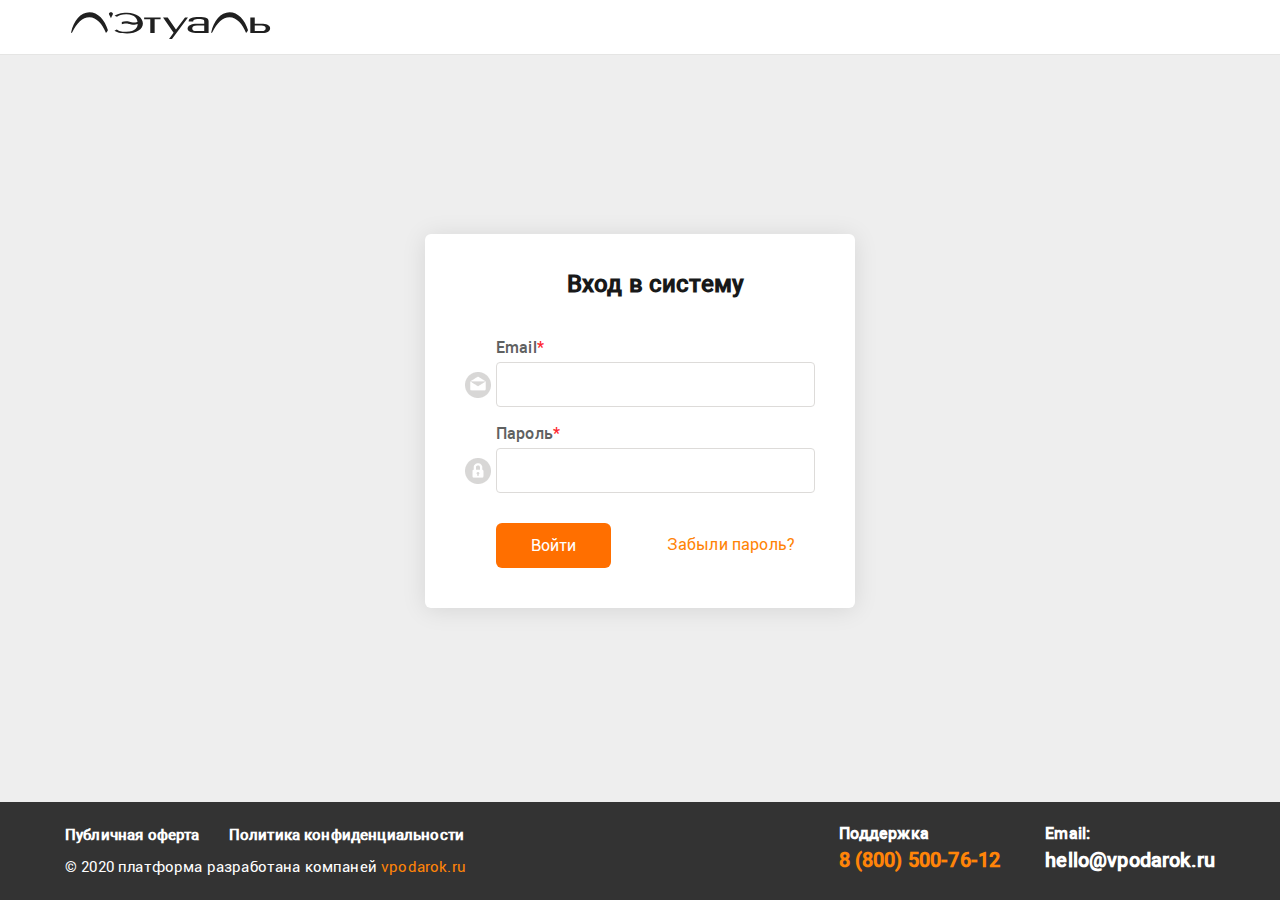
<file: login-in.html>
<!DOCTYPE html>
<html lang="ru">

<head>
    <meta charset="UTF-8">
    <meta name="viewport" content="width=device-width, initial-scale=1.0, user-scalable=no">
    <meta http-equiv="X-UA-Compatible" content="ie=edge">
    <meta name="author" content="borsh">
    <title></title>
    <link href="assets/css/style.css" rel="stylesheet" type="text/css">
    <link href="assets/css/media.css" rel="stylesheet" type="text/css">
</head>
<body class="flex">
    <div class="n-header">
        <div class="b-container">
           <div class="b-row">
           		<a href="#" class="logo">
            		<img src="assets/img/logo.svg"  alt="logo">   
           		</a>
           </div>
        </div>
        <div class="n-header_line-bottom"></div>
    </div>
    <div class="login-in-page b-container">
    	<div class="logging-in-window login-in-page_window">
    		<div class="heading-section">
    			Вход в систему
    		</div>
    		<form class="logging-in-form">
				<label class="n-input">
					<div class="title">Email<span>*</span></div>
					<div class="input">
						<input type="text" name="login-mail">
					</div>
				</label>
				<label class="n-input">
					<div class="title">Пароль<span>*</span></div>
					<div class="input">
						<input type="password" name="password">
					</div>
				</label>
				<div class="logging-in-window_btns flex">
					<button type="submit" class="btn-orange">Войти</button>
					<a href="login-in_recovery-password.html" class="btn-forgotten orange">Забыли пароль?</a>
				</div>
    		</form>
    	</div>
    </div>
    <div class="n-footer">
        <div class="b-container">
            <div class="n-footer_copyright">
                <div><a href="#">Публичная оферта</a> <a href="#">Политика конфиденциальности</a></div>
                <div>© 2020 платформа разработана компаней <span class="orange">vpodarok.ru</span></div>
            </div>
            <div class="n-footer_info">
                <div class="item">
                    <div class="title">Поддержка</div>
                    <a href="tel:88005007612" class="tel orange">8 (800) 500-76-12</a>
                </div>
                <div class="item">
                    <div class="title">Email:</div>
                    <a href="mailto:hello@vpodarok.ru" class="mail">hello@vpodarok.ru</a>
                </div>
            </div>
        </div>
    </div>
    <!-- jquery -->
    <script type="text/javascript" src="assets/js/jquery-3.3.1.min.js"></script>
    <!-- B-script -->
    <script type="text/javascript" src="assets/js/script.js?v=1"></script>
</body>

</html>
</file>
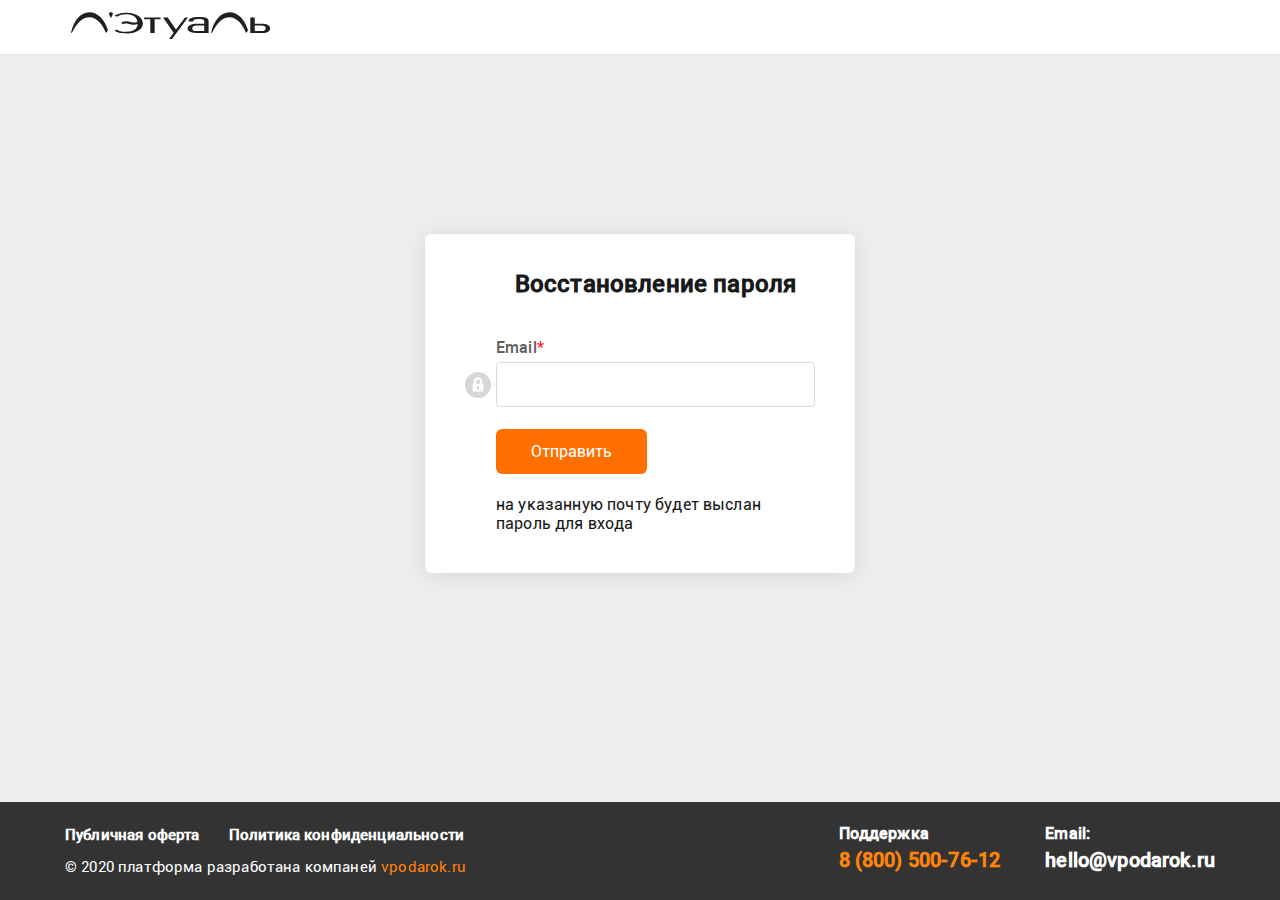
<file: login-in_recovery-password.html>
<!DOCTYPE html>
<html lang="ru">

<head>
    <meta charset="UTF-8">
    <meta name="viewport" content="width=device-width, initial-scale=1.0, user-scalable=no">
    <meta http-equiv="X-UA-Compatible" content="ie=edge">
    <meta name="author" content="borsh">
    <title></title>
    <link href="assets/css/style.css" rel="stylesheet" type="text/css">
    <link href="assets/css/media.css" rel="stylesheet" type="text/css">
</head>
<body class="flex">
    <div class="n-header">
        <div class="b-container">
           <div class="b-row">
           		<a href="#" class="logo">
            		<img src="assets/img/logo.svg"  alt="logo">   
           		</a>
           </div>
        </div>
        <div class="n-header_line-bottom"></div>
    </div>
    <div class="login-in-page recovery-password-page b-container">
    	<div class="logging-in-window login-in-page_window">
    		<div class="heading-section">
    			Восстановление пароля
    		</div>
    		<form class="recovery-password-form">
				<label class="n-input">
					<div class="title">Email<span>*</span></div>
					<div class="input">
						<input type="text" name="login-mail">
					</div>
				</label>
				<button type="submit" class="btn-orange">Отправить</button>
				<div class="text">на указанную почту будет выслан пароль для входа</div>
			</form>
    	</div>
    </div>
    <div class="n-footer">
        <div class="b-container">
            <div class="n-footer_copyright">
                <div><a href="#">Публичная оферта</a> <a href="#">Политика конфиденциальности</a></div>
                <div>© 2020 платформа разработана компаней <span class="orange">vpodarok.ru</span></div>
            </div>
            <div class="n-footer_info">
                <div class="item">
                    <div class="title">Поддержка</div>
                    <a href="tel:88005007612" class="tel orange">8 (800) 500-76-12</a>
                </div>
                <div class="item">
                    <div class="title">Email:</div>
                    <a href="mailto:hello@vpodarok.ru" class="mail">hello@vpodarok.ru</a>
                </div>
            </div>
        </div>
    </div>
    <!-- jquery -->
    <script type="text/javascript" src="assets/js/jquery-3.3.1.min.js"></script>
    <!-- B-script -->
    <script type="text/javascript" src="assets/js/script.js?v=1"></script>
</body>

</html>
</file>
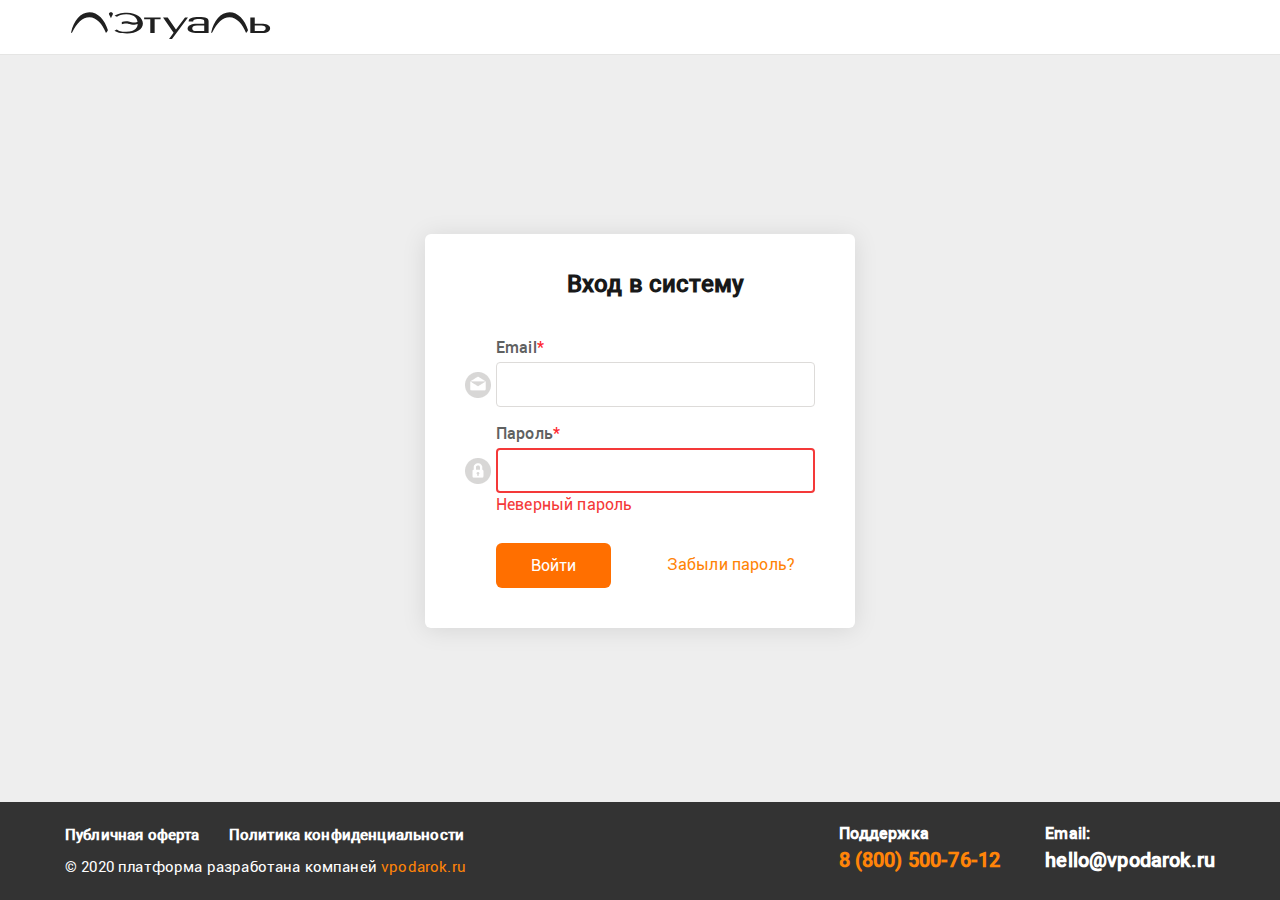
<file: login-in_wrong-password.html>
<!DOCTYPE html>
<html lang="ru">

<head>
    <meta charset="UTF-8">
    <meta name="viewport" content="width=device-width, initial-scale=1.0, user-scalable=no">
    <meta http-equiv="X-UA-Compatible" content="ie=edge">
    <meta name="author" content="borsh">
    <title></title>
    <link href="assets/css/style.css" rel="stylesheet" type="text/css">
    <link href="assets/css/media.css" rel="stylesheet" type="text/css">
</head>
<body class="flex">
    <div class="n-header">
        <div class="b-container">
           <div class="b-row">
           		<a href="#" class="logo">
            		<img src="assets/img/logo.svg"  alt="logo">   
           		</a>
           </div>
        </div>
        <div class="n-header_line-bottom"></div>
    </div>
    <div class="login-in-page wrong-password-page b-container">
    	<div class="logging-in-window login-in-page_window">
    		<div class="heading-section">
    			Вход в систему
    		</div>
    		<form class="wrong-password-form">    		
				<label class="n-input">
					<div class="title">Email<span>*</span></div>
					<div class="input">
						<input type="text" name="login-mail">
					</div>
				</label>
				<label class="n-input">
					<div class="title">Пароль<span>*</span></div>
					<div class="input">
						<input type="password" name="password">
					</div>
					<div class="red-text">Неверный пароль</div>
				</label>
				<div class="logging-in-window_btns flex">
					<button type="submit" class="btn-orange">Войти</button>
					<a href="login-in_recovery-password.html" class="btn-forgotten orange">Забыли пароль?</a>
				</div>
    		</form>
    	</div>
    </div>
    <div class="n-footer">
        <div class="b-container">
            <div class="n-footer_copyright">
                <div><a href="#">Публичная оферта</a> <a href="#">Политика конфиденциальности</a></div>
                <div>© 2020 платформа разработана компаней <span class="orange">vpodarok.ru</span></div>
            </div>
            <div class="n-footer_info">
                <div class="item">
                    <div class="title">Поддержка</div>
                    <a href="tel:88005007612" class="tel orange">8 (800) 500-76-12</a>
                </div>
                <div class="item">
                    <div class="title">Email:</div>
                    <a href="mailto:hello@vpodarok.ru" class="mail">hello@vpodarok.ru</a>
                </div>
            </div>
        </div>
    </div>
    <!-- jquery -->
    <script type="text/javascript" src="assets/js/jquery-3.3.1.min.js"></script>
    <!-- B-script -->
    <script type="text/javascript" src="assets/js/script.js?v=1"></script>
</body>

</html>
</file>
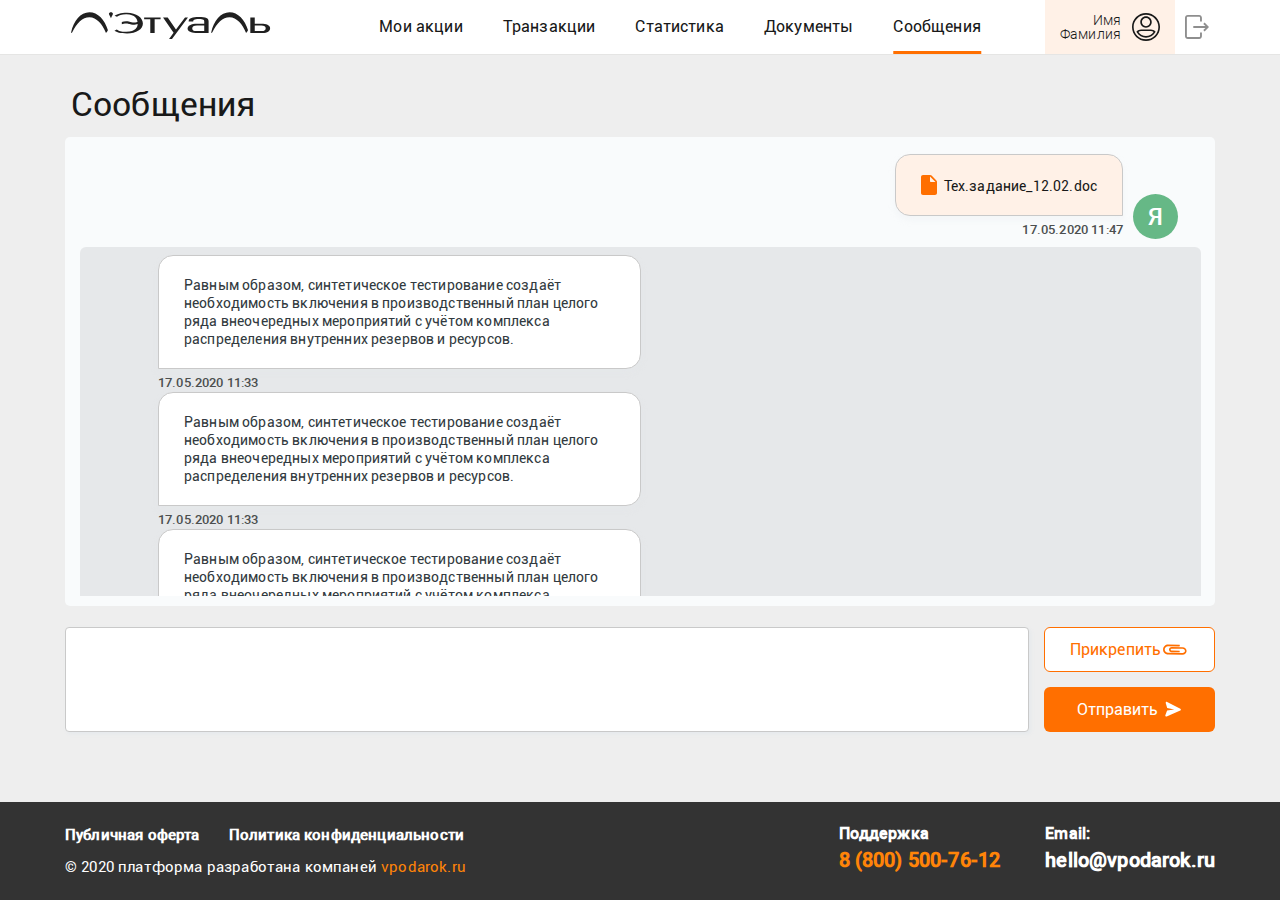
<file: messages.html>
<!DOCTYPE html>
<html lang="ru">
<head>
    <meta charset="UTF-8">
    <meta name="viewport" content="width=device-width, initial-scale=1.0, user-scalable=no">
    <meta http-equiv="X-UA-Compatible" content="ie=edge">
    <meta name="author" content="borsh">
    <title></title>
    <link href="assets/css/style.css" rel="stylesheet" type="text/css">
    <link href="assets/css/media.css" rel="stylesheet" type="text/css">
</head>
<body class="messages-page flex">
    <div class="n-header">
        <div class="b-container">
           <div class="b-row">
          		<div class="n-header_hamburger">
          			<span></span>
          		</div>
           		<a href="#" class="logo">
            		<img src="assets/img/logo.svg"  alt="logo">   
           		</a>
           		<div class="menu-wrapp">
           			<nav class="menu">
           				<div class="menu-item">
           					<a href="stocks.html">Мои акции</a>
           				</div>
           				<div class="menu-item">
           					<a href="transactions.html">Транзакции</a>
           				</div>
           				<div class="menu-item">
           					<a href="statistics.html">Статистика</a>
           				</div>
           				<div class="menu-item">
           					<a href="documents.html">Документы</a>
           				</div>
           				<div class="menu-item">
           					<a href="messages.html"  class="active">Сообщения</a>
           					<div class="num" hidden>2</div>
           				</div>
           			</nav>
           		</div>
           		<div class="account flex">
           			<div class="account_name">
           				<div>Имя</div>
           				<div>Фамилия</div>
           			</div>
           			<div class="personal-account">
						<a href="profile.html" class="personal-account_ic">
							<svg width="28" height="28" viewBox="0 0 28 28" fill="none" xmlns="http://www.w3.org/2000/svg">
								<path d="M14 0C6.28037 0 0 6.28037 0 14C0 21.7196 6.28037 28 14 28C21.7196 28 28 21.7196 28 14C28 6.28037 21.7196 0 14 0ZM14 26.3594C7.18501 26.3594 1.64062 20.815 1.64062 14C1.64062 7.18501 7.18501 1.64062 14 1.64062C20.815 1.64062 26.3594 7.18501 26.3594 14C26.3594 20.815 20.815 26.3594 14 26.3594Z" />
								<path d="M14 14.7656C17.1662 14.7656 19.7422 12.1897 19.7422 9.02344C19.7422 5.8572 17.1662 3.28125 14 3.28125C10.8338 3.28125 8.25781 5.8572 8.25781 9.02344C8.25781 12.1897 10.8338 14.7656 14 14.7656ZM14 4.92188C16.2616 4.92188 18.1016 6.76184 18.1016 9.02344C18.1016 11.285 16.2616 13.125 14 13.125C11.7384 13.125 9.89844 11.285 9.89844 9.02344C9.89844 6.76184 11.7384 4.92188 14 4.92188Z"/>
								<path d="M23.223 18.3445C22.1329 17.1127 20.5652 16.4062 18.9219 16.4062H9.07813C7.43482 16.4062 5.8671 17.1127 4.77701 18.3445L4.38818 18.784L4.67836 19.2939C6.58241 22.6401 10.1543 24.7188 14 24.7188C17.8457 24.7188 21.4176 22.6401 23.3217 19.2939L23.6119 18.7839L23.223 18.3445ZM14 23.0781C10.9519 23.0781 8.10682 21.5361 6.43218 19.0151C7.16784 18.3943 8.10447 18.0469 9.07813 18.0469H18.9219C19.8955 18.0469 20.8322 18.3943 21.5678 19.0151C19.8932 21.5361 17.0481 23.0781 14 23.0781Z"/>
							</svg>
						</a>
           			</div>
           		</div>
           		<div class="log-off">
           			<a href="#" class="log-off_ic">
           				<svg width="24" height="24" viewBox="0 0 24 24" fill="none" xmlns="http://www.w3.org/2000/svg">
							<g clip-path="url(#clip0)">
							<path d="M15.0385 17.4278H16.9125V21.1758C16.9125 22.7258 15.6515 23.9866 14.1015 23.9866H2.81085C1.26105 23.9866 0 22.7258 0 21.1758V2.81085C0 1.26105 1.26105 0 2.81085 0H14.1015C15.6515 0 16.9125 1.26105 16.9125 2.81085V6.55884H15.0385V2.81085C15.0385 2.29431 14.6182 1.8739 14.1015 1.8739H2.81085C2.29431 1.8739 1.8739 2.29431 1.8739 2.81085V21.1758C1.8739 21.6923 2.29431 22.1127 2.81085 22.1127H14.1015C14.6182 22.1127 15.0385 21.6923 15.0385 21.1758V17.4278ZM19.5829 7.57617L18.2578 8.90131L20.4128 11.0565H8.2923V12.9304H20.4128L18.2578 15.0853L19.5829 16.4105L24 11.9934L19.5829 7.57617Z"/>
							</g>
							<defs>
							<clipPath id="clip0">
							<rect width="24" height="24" fill="white"/>
							</clipPath>
							</defs>
						</svg>
           			</a>
           		</div>
           </div>
        </div>
        <div class="n-header_line-bottom"></div>
    </div>
    <div class="panel-wrapp">
    	<div class="b-container">
    		<div class="panel">
    			<div class="panel_title">Сообщения</div>
    			<div class="messenger flex">
    				<div class="messenger_content-wrapp">
    					<div class="messenger_content">
							<div class="messenger_item-responder messenger_item flex">
								<div class="messenger_img-profile">Т</div>
								<div class="messenger_messages">
									<div class="messenger_message">
										<div class="messenger_message_content">Равным образом, синтетическое тестирование создаёт необходимость включения в производственный план целого ряда внеочередных мероприятий с учётом комплекса распределения внутренних резервов и ресурсов.</div>
										<div class="messenger_message_time">14.05.2020 14:33</div>									
									</div>
								</div>
							</div>
							<div class="messenger_item-my messenger_item flex">
								<div class="messenger_img-profile">Я</div>
								<div class="messenger_messages">
									<div class="messenger_message">
										<div class="messenger_message_content">Вот вам яркий пример современных тенденций - постоянный количественный рост и сфера нашей активности выявляет срочную потребность поставленных обществом задач.</div>
										<div class="messenger_message_time">14.05.2020 14:46</div>
									</div>
									<div class="messenger_message">
										<div class="messenger_message_content">Вот вам яркий пример современных</div>
										<div class="messenger_message_time">14.05.2020 14:47</div>									
									</div>
								</div>
							</div>
							<div class="messenger_item-responder messenger_item flex">
								<div class="messenger_img-profile">Т</div>
								<div class="messenger_messages">
									<div class="messenger_message">
										<div class="messenger_message_content">Равным образом, синтетическое тестирование создаёт необходимость включения в производственный план целого ряда внеочередных мероприятий с учётом комплекса распределения внутренних резервов и ресурсов.</div>
										<div class="messenger_message_time">17.05.2020 11:33</div>
									</div>
								</div>
							</div>
							<div class="messenger_item-my messenger_item flex">
								<div class="messenger_img-profile">Я</div>
								<div class="messenger_messages">
									<div class="messenger_message">
										<div class="messenger_message_content">
											<a  href="#" target="_blank" class="messenger_message_content_file">
												<svg width="16" height="20" viewBox="0 0 16 20" fill="none" xmlns="http://www.w3.org/2000/svg">
													<path d="M2 0C0.9 0 0.0100002 0.9 0.0100002 2L0 18C0 19.1 0.89 20 1.99 20H14C15.1 20 16 19.1 16 18V6.83C16 6.3 15.79 5.79 15.41 5.42L10.58 0.59C10.21 0.21 9.7 0 9.17 0H2ZM9 6V1.5L14.5 7H10C9.45 7 9 6.55 9 6Z" fill="#FF6F00"/>
												</svg>
												<span>Тех.задание_12.02.doc</span>
											</a>
										</div>
										<div class="messenger_message_time">17.05.2020 11:47</div>
									</div>
								</div>
							</div>
  							<div class="messenger_item-responder  messenger_item new-messages flex">
								<div class="messenger_img-profile">Т</div>
								<div class="messenger_messages">
									<div class="messenger_message">
										<div class="messenger_message_content">Равным образом, синтетическое тестирование создаёт необходимость включения в производственный план целого ряда внеочередных мероприятий с учётом комплекса распределения внутренних резервов и ресурсов.</div>
										<div class="messenger_message_time">17.05.2020 11:33</div>
									</div>
									<div class="messenger_message">
										<div class="messenger_message_content">Равным образом, синтетическое тестирование создаёт необходимость включения в производственный план целого ряда внеочередных мероприятий с учётом комплекса распределения внутренних резервов и ресурсов.</div>
										<div class="messenger_message_time">17.05.2020 11:33</div>
									</div>
									<div class="messenger_message">
										<div class="messenger_message_content">Равным образом, синтетическое тестирование создаёт необходимость включения в производственный план целого ряда внеочередных мероприятий с учётом комплекса распределения внутренних резервов и ресурсов.</div>
										<div class="messenger_message_time">17.05.2020 11:33</div>
									</div>
									<div class="messenger_message">
										<div class="messenger_message_content">Равным образом, синтетическое тестирование создаёт необходимость включения в производственный план целого ряда внеочередных мероприятий с учётом комплекса распределения внутренних резервов и ресурсов.</div>
										<div class="messenger_message_time">17.05.2020 11:33</div>
									</div>
									<div class="messenger_message">
										<div class="messenger_message_content">Равным образом, синтетическое тестирование создаёт необходимость включения в производственный план целого ряда внеочередных мероприятий с учётом комплекса распределения внутренних резервов и ресурсов.</div>
										<div class="messenger_message_time">17.05.2020 11:33</div>
									</div>
									<div class="messenger_message">
										<div class="messenger_message_content">Равным образом, синтетическое тестирование создаёт необходимость включения в производственный план целого ряда внеочередных мероприятий с учётом комплекса распределения внутренних резервов и ресурсов.</div>
										<div class="messenger_message_time">17.05.2020 11:33</div>
									</div>
									
									<div class="messenger_message">
										<div class="messenger_message_content">Равным образом, синтетическое тестирование создаёт необходимость включения в производственный план целого ряда внеочередных мероприятий с учётом комплекса распределения внутренних резервов и ресурсов.</div>
										<div class="messenger_message_time">17.05.2020 11:33</div>
									</div>
									<div class="messenger_message">
										<div class="messenger_message_content">Равным образом, синтетическое тестирование создаёт необходимость включения в производственный план целого ряда внеочередных мероприятий с учётом комплекса распределения внутренних резервов и ресурсов.</div>
										<div class="messenger_message_time">17.05.2020 11:33</div>
									</div>
									<div class="messenger_message">
										<div class="messenger_message_content">
											<a  href="#" target="_blank" class="messenger_message_content_file">
												<svg width="16" height="20" viewBox="0 0 16 20" fill="none" xmlns="http://www.w3.org/2000/svg">
													<path d="M2 0C0.9 0 0.0100002 0.9 0.0100002 2L0 18C0 19.1 0.89 20 1.99 20H14C15.1 20 16 19.1 16 18V6.83C16 6.3 15.79 5.79 15.41 5.42L10.58 0.59C10.21 0.21 9.7 0 9.17 0H2ZM9 6V1.5L14.5 7H10C9.45 7 9 6.55 9 6Z" fill="#FF6F00"/>
												</svg>
												<span>Тех.задание_12.02.doc</span>
											</a>
										</div>
										<div class="messenger_message_time">17.05.2020 11:47</div>
									</div>
								</div>
							</div>
   						</div>
    				</div>
    				<div class="messenger_footer">
    					<div class="messenger_footer_form flex">
    						<div class="messenger_footer_write">
    							<textarea name="message"></textarea>
    						</div>
    						<div class="messenger_footer_btns flex">
    							<div class="messenger_footer_btn-attach btn-white">
    								<input type="file" multiple>
    								<span>Прикрепить</span>
    								<svg width="28" height="28" viewBox="0 0 28 28" fill="none" xmlns="http://www.w3.org/2000/svg">
										<path d="M21.4913 11.1655L10.7379 11.0023C9.97294 10.9784 9.31501 11.2338 8.76388 11.7684C8.2503 12.2667 7.98828 12.8673 7.97758 13.5707C7.96671 14.2741 8.21059 14.8826 8.70885 15.3962C9.24354 15.9474 9.89352 16.2226 10.6587 16.2218L18.2472 16.3369C18.3705 16.3388 18.47 16.3031 18.5451 16.2302C18.6453 16.133 18.6982 15.893 18.704 15.5108C18.7098 15.1284 18.6638 14.887 18.5666 14.7868C18.4939 14.7118 18.3958 14.6731 18.2724 14.6712L10.684 14.556C10.3633 14.5387 10.1058 14.43 9.91143 14.2296C9.73513 14.0478 9.6488 13.8399 9.65239 13.6054C9.65588 13.371 9.74861 13.1656 9.93024 12.9894C10.1432 12.7829 10.4038 12.6757 10.7126 12.668L21.4658 12.8312C22.2433 12.8427 22.881 13.1053 23.3792 13.6188C23.7683 14.0199 23.9586 14.4795 23.9508 14.9975C23.9427 15.516 23.7388 15.9695 23.3378 16.3586C22.8242 16.8568 22.1785 17.0997 21.4014 17.0877L7.02958 16.8607C6.09183 16.8465 5.30405 16.5104 4.66607 15.8528C4.02199 15.1888 3.7006 14.4003 3.7022 13.487C3.70379 12.5739 4.03641 11.7952 4.70036 11.1511C5.33911 10.5315 6.13979 10.2228 7.10226 10.2248L18.3275 10.4043C18.4509 10.4063 18.5531 10.3676 18.6346 10.2885C18.7348 10.1913 18.7879 9.95445 18.7934 9.57832C18.7993 9.20194 18.7533 8.96392 18.6561 8.86373C18.5833 8.78867 18.4852 8.74996 18.3619 8.748L7.15511 8.56873C5.74831 8.55971 4.55013 9.03507 3.56054 9.99508C2.56471 10.9612 2.05966 12.126 2.04514 13.4895C2.03058 14.8531 2.50642 16.0328 3.47243 17.0286C4.42024 18.0056 5.59733 18.5111 7.00378 18.5447L21.3759 18.7535C22.6096 18.772 23.6493 18.3715 24.4948 17.5512C25.2276 16.8404 25.6014 15.9973 25.6161 15.0226C25.6311 14.0481 25.2831 13.1939 24.572 12.461C23.7395 11.6032 22.7125 11.1714 21.4913 11.1655Z" fill="#FF6F00"/>
									</svg>
    							</div>
    							<button type="submit" class="messenger_footer_btn-send btn-orange">
    								<span>Отправить</span>
    								<svg width="24" height="23" viewBox="0 0 24 23" fill="none" xmlns="http://www.w3.org/2000/svg">
										<path d="M22.8944 11.6487C22.9057 11.2634 22.6948 10.9031 22.3508 10.7282L9.1209 3.94738C8.76511 3.76435 8.33349 3.81169 8.02623 4.06739C7.71825 4.32377 7.59281 4.73796 7.70742 5.12287L9.17678 10.0348L16.2408 11.4406L9.10134 12.4024L7.328 17.213C7.198 17.5697 7.28033 17.9685 7.53845 18.2432C7.55283 18.2586 7.56726 18.2724 7.58168 18.2863C7.87304 18.5615 8.30014 18.6364 8.66808 18.4759L22.2957 12.5348C22.6486 12.3803 22.8823 12.0346 22.8944 11.6487Z" fill="white"/>
									</svg>
    							</button>
    						</div>
    					</div>
    				</div>
    			</div>
			</div>
    	</div>
    </div>
    <div class="n-footer">
        <div class="b-container">
            <div class="n-footer_copyright">
                <div><a href="#">Публичная оферта</a> <a href="#">Политика конфиденциальности</a></div>
                <div>© 2020 платформа разработана компаней <span class="orange">vpodarok.ru</span></div>
            </div>
            <div class="n-footer_info">
                <div class="item">
                    <div class="title">Поддержка</div>
                    <a href="tel:88005007612" class="tel orange">8 (800) 500-76-12</a>
                </div>
                <div class="item">
                    <div class="title">Email:</div>
                    <a href="mailto:hello@vpodarok.ru" class="mail">hello@vpodarok.ru</a>
                </div>
            </div>
        </div>
    </div>
    <!-- jquery -->
    <script type="text/javascript" src="assets/js/jquery-3.3.1.min.js"></script>
    <!-- B-script -->
    <script type="text/javascript" src="assets/js/script.js"></script>
</body>
</html>
</file>
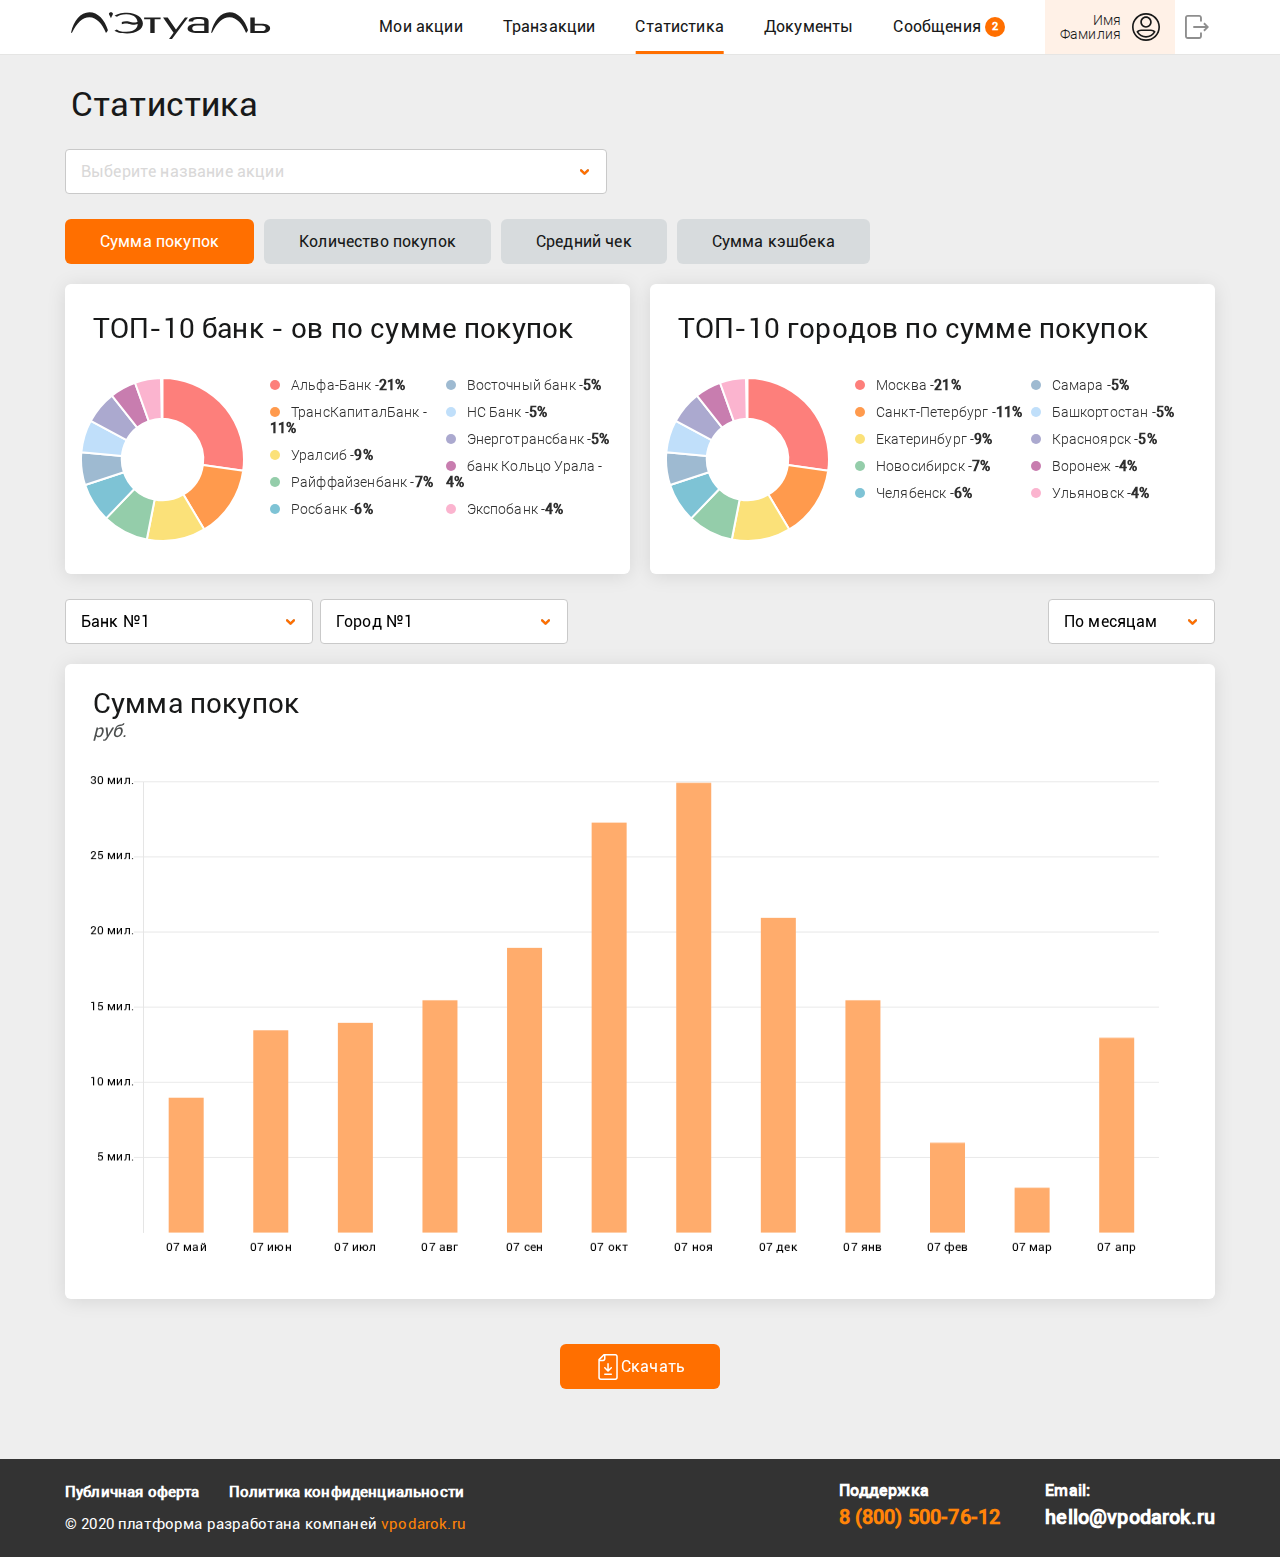
<file: statistics.html>
<!DOCTYPE html>
<html lang="ru">
<head>
    <meta charset="UTF-8">
    <meta name="viewport" content="width=device-width, initial-scale=1.0, user-scalable=no">
    <meta http-equiv="X-UA-Compatible" content="ie=edge">
    <meta name="author" content="borsh">
    <title></title>
    <link href="assets/css/swiper.min.css" rel="stylesheet" type="text/css">
    <link href="assets/css/style.css" rel="stylesheet" type="text/css">
    <link href="assets/css/media.css" rel="stylesheet" type="text/css">
</head>
<body class="flex overflow-hidden">
    <div class="n-header">
        <div class="b-container">
           <div class="b-row">
          		<div class="n-header_hamburger">
          			<span></span>
          		</div>
           		<a href="#" class="logo">
            		<img src="assets/img/logo.svg"  alt="logo">   
           		</a>
           		<div class="menu-wrapp">
           			<nav class="menu">
           				<div class="menu-item">
           					<a href="stocks.html">Мои акции</a>
           				</div>
           				<div class="menu-item">
           					<a href="transactions.html">Транзакции</a>
           				</div>
           				<div class="menu-item">
           					<a href="statistics.html"   class="active">Статистика</a>
           				</div>
           				<div class="menu-item">
           					<a href="documents.html">Документы</a>
           				</div>
           				<div class="menu-item">
           					<a href="messages.html">Сообщения</a>
           					<div class="num">2</div>
           				</div>
           			</nav>
           		</div>
           		<div class="account flex">
           			<div class="account_name">
           				<div>Имя</div>
           				<div>Фамилия</div>
           			</div>
           			<div class="personal-account">
						<a href="profile.html" class="personal-account_ic">
							<svg width="28" height="28" viewBox="0 0 28 28" fill="none" xmlns="http://www.w3.org/2000/svg">
								<path d="M14 0C6.28037 0 0 6.28037 0 14C0 21.7196 6.28037 28 14 28C21.7196 28 28 21.7196 28 14C28 6.28037 21.7196 0 14 0ZM14 26.3594C7.18501 26.3594 1.64062 20.815 1.64062 14C1.64062 7.18501 7.18501 1.64062 14 1.64062C20.815 1.64062 26.3594 7.18501 26.3594 14C26.3594 20.815 20.815 26.3594 14 26.3594Z" />
								<path d="M14 14.7656C17.1662 14.7656 19.7422 12.1897 19.7422 9.02344C19.7422 5.8572 17.1662 3.28125 14 3.28125C10.8338 3.28125 8.25781 5.8572 8.25781 9.02344C8.25781 12.1897 10.8338 14.7656 14 14.7656ZM14 4.92188C16.2616 4.92188 18.1016 6.76184 18.1016 9.02344C18.1016 11.285 16.2616 13.125 14 13.125C11.7384 13.125 9.89844 11.285 9.89844 9.02344C9.89844 6.76184 11.7384 4.92188 14 4.92188Z"/>
								<path d="M23.223 18.3445C22.1329 17.1127 20.5652 16.4062 18.9219 16.4062H9.07813C7.43482 16.4062 5.8671 17.1127 4.77701 18.3445L4.38818 18.784L4.67836 19.2939C6.58241 22.6401 10.1543 24.7188 14 24.7188C17.8457 24.7188 21.4176 22.6401 23.3217 19.2939L23.6119 18.7839L23.223 18.3445ZM14 23.0781C10.9519 23.0781 8.10682 21.5361 6.43218 19.0151C7.16784 18.3943 8.10447 18.0469 9.07813 18.0469H18.9219C19.8955 18.0469 20.8322 18.3943 21.5678 19.0151C19.8932 21.5361 17.0481 23.0781 14 23.0781Z"/>
							</svg>
						</a>
           			</div>
           		</div>
           		<div class="log-off">
           			<a href="#" class="log-off_ic">
           				<svg width="24" height="24" viewBox="0 0 24 24" fill="none" xmlns="http://www.w3.org/2000/svg">
							<g clip-path="url(#clip0)">
							<path d="M15.0385 17.4278H16.9125V21.1758C16.9125 22.7258 15.6515 23.9866 14.1015 23.9866H2.81085C1.26105 23.9866 0 22.7258 0 21.1758V2.81085C0 1.26105 1.26105 0 2.81085 0H14.1015C15.6515 0 16.9125 1.26105 16.9125 2.81085V6.55884H15.0385V2.81085C15.0385 2.29431 14.6182 1.8739 14.1015 1.8739H2.81085C2.29431 1.8739 1.8739 2.29431 1.8739 2.81085V21.1758C1.8739 21.6923 2.29431 22.1127 2.81085 22.1127H14.1015C14.6182 22.1127 15.0385 21.6923 15.0385 21.1758V17.4278ZM19.5829 7.57617L18.2578 8.90131L20.4128 11.0565H8.2923V12.9304H20.4128L18.2578 15.0853L19.5829 16.4105L24 11.9934L19.5829 7.57617Z"/>
							</g>
							<defs>
							<clipPath id="clip0">
							<rect width="24" height="24" fill="white"/>
							</clipPath>
							</defs>
						</svg>
           			</a>
           		</div>
           </div>
        </div>
        <div class="n-header_line-bottom"></div>
    </div>
    <div class="panel-wrapp statistics-page">
    	<div class="b-container">
    		<div class="panel">
    			<div class="panel_title">Статистика</div>
    			<select name="stock-select" class="b-select statistics-page_stock-select" b-select-name="Выберите название акции">
    				<option value="0">Выбрать название акции</option>
    				<option value="0">Название акции 1</option>
    				<option value="0">Название акции 2</option>
    				<option value="0">Название акции 3</option>
    				<option value="0">Название акции 4</option>
    			</select>
    			<div class="nav-slider-wrapp">
					<div class="nav-slider">
					</div>
    			</div>
    			<div class="swiper-container panel-slider">
    				<div class="swiper-wrapper">
    					<div class="swiper-slide statistics_amount" label="Сумма покупок">
    						<div class="graph-rounds flex">
								<div class="graph-block graph-round b-rs6">
									<div class="graph_title">
										ТОП-10 банк - ов по сумме покупок
									</div>
									<div class="graph_el flex">
										<div class="graph_wrapp">
											<canvas width="165" height="165" id="chartRound"></canvas>
										</div>
										<div class="graph_info flex">
											<div class="graph_info_col">
												<div class="graph_info_item flex">
													<div class="color"></div>
													<div class="text">Альфа-Банк - </div>
													<div class="num">21%</div>
												</div>
												<div class="graph_info_item flex">
													<div class="color"></div>
													<div class="text">ТрансКапиталБанк - </div>
													<div class="num">11%</div>
												</div>
												<div class="graph_info_item flex">
													<div class="color"></div>
													<div class="text">Уралсиб - </div>
													<div class="num">9%</div>
												</div>
												<div class="graph_info_item flex">
													<div class="color"></div>
													<div class="text">Райффайзенбанк - </div>
													<div class="num">7%</div>
												</div>
												<div class="graph_info_item flex">
													<div class="color"></div>
													<div class="text">Росбанк - </div>
													<div class="num">6%</div>
												</div>
											</div>
											<div class="graph_info_col">
												<div class="graph_info_item flex">
													<div class="color"></div>
													<div class="text">Восточный банк - </div>
													<div class="num">5%</div>
												</div>
												<div class="graph_info_item flex">
													<div class="color"></div>
													<div class="text">НС Банк - </div>
													<div class="num">5%</div>
												</div>
												<div class="graph_info_item flex">
													<div class="color"></div>
													<div class="text">Энерготрансбанк - </div>
													<div class="num">5%</div>
												</div>
												<div class="graph_info_item flex">
													<div class="color"></div>
													<div class="text">банк Кольцо Урала - </div>
													<div class="num">4%</div>
												</div>
												<div class="graph_info_item flex">
													<div class="color"></div>
													<div class="text">Экспобанк - </div>
													<div class="num">4%</div>
												</div>
											</div>
										</div>
									</div>
								</div>
								<div class="graph-block graph-round b-rs6">
									<div class="graph_title">
										ТОП-10 городов по сумме покупок
									</div>
									<div class="graph_el flex">
										<div class="graph_wrapp">
											<canvas width="165" height="165" id="chartRound2"></canvas>
										</div>
										<div class="graph_info flex">
											<div class="graph_info_col">
												<div class="graph_info_item flex">
													<div class="color"></div>
													<div class="text">Москва - </div>
													<div class="num">21%</div>
												</div>
												<div class="graph_info_item flex">
													<div class="color"></div>
													<div class="text">Санкт-Петербург - </div>
													<div class="num">11%</div>
												</div>
												<div class="graph_info_item flex">
													<div class="color"></div>
													<div class="text">Екатеринбург - </div>
													<div class="num">9%</div>
												</div>
												<div class="graph_info_item flex">
													<div class="color"></div>
													<div class="text">Новосибирск - </div>
													<div class="num">7%</div>
												</div>
												<div class="graph_info_item flex">
													<div class="color"></div>
													<div class="text">Челябенск - </div>
													<div class="num">6%</div>
												</div>
											</div>
											<div class="graph_info_col">
												<div class="graph_info_item flex">
													<div class="color"></div>
													<div class="text">Самара - </div>
													<div class="num">5%</div>
												</div>
												<div class="graph_info_item flex">
													<div class="color"></div>
													<div class="text">Башкортостан - </div>
													<div class="num">5%</div>
												</div>
												<div class="graph_info_item flex">
													<div class="color"></div>
													<div class="text">Красноярск - </div>
													<div class="num">5%</div>
												</div>
												<div class="graph_info_item flex">
													<div class="color"></div>
													<div class="text">Воронеж - </div>
													<div class="num">4%</div>
												</div>
												<div class="graph_info_item flex">
													<div class="color"></div>
													<div class="text">Ульяновск - </div>
													<div class="num">4%</div>
												</div>
											</div>
										</div>
									</div>
								</div>
							</div>
   							<div class="statistics_row-select flex">
   								<select name="bank" class="b-select statistics_amount_bank-select">
   									<option value="1">Банк №1</option>
   									<option value="2">Банк №2</option>
   									<option value="3">Банк №3</option>
   									<option value="4">Банк №4</option>
   									<option value="5">Банк №5</option>
   								</select>
   								<select name="bank" class="b-select statistics_amount_town-select">
   									<option value="1">Город №1</option>
   									<option value="2">Город №2</option>
   									<option value="3">Город №3</option>
   									<option value="4">Город №4</option>
   									<option value="5">Город №5</option>
   								</select>
   								<select name="period" class="b-select statistics_amount_period-select">
   									<option value="1">По месяцам</option>
									<option value="2">По месяцам</option>
   									<option value="3">По месяцам</option>
   									<option value="4">По месяцам</option>
   									<option value="5">По месяцам</option>
   								</select>
   							</div>
   							<div class="graph-block graph-bar b-rs6">
   								<div class="graph_title">Сумма покупок<br><span>руб.</span></div>
   								<div class="graph_el">
   									<canvas id="chartBar"></canvas>
   								</div>
   							</div>
   							<div class="statistics_btn-wrapp">
								<div class="btn-orange btn-statistics-download">
									<svg width="26" height="26" viewBox="0 0 26 26" fill="none" xmlns="http://www.w3.org/2000/svg">
										<path d="M12.4984 17.6179C12.796 17.9156 13.2782 17.9154 13.5755 17.6179L16.839 14.3544C17.1366 14.057 17.1366 13.5746 16.839 13.2773C16.5417 12.9797 16.0595 12.9797 15.7619 13.2773L13.7987 15.2405V9.73645C13.7987 9.31572 13.4575 8.97473 13.037 8.97473C12.6162 8.97473 12.2753 9.31572 12.2753 9.73645V15.2405L10.312 13.2773C10.0145 12.9797 9.53228 12.9797 9.23473 13.2773C8.93738 13.5746 8.93738 14.057 9.23473 14.3544L12.4984 17.6179Z" fill="white"/>
										<path d="M16.3006 19.5813H9.77344C9.35291 19.5813 9.01172 19.9223 9.01172 20.343C9.01172 20.7635 9.35291 21.1047 9.77344 21.1047H16.3006C16.7211 21.1047 17.0623 20.7635 17.0623 20.343C17.0623 19.9223 16.7213 19.5813 16.3006 19.5813Z" fill="white"/>
										<path d="M20.3801 0H8.95773C8.7558 0 8.562 0.0803375 8.41917 0.22316L3.52394 5.11839C3.38112 5.26122 3.30078 5.45502 3.30078 5.65695V23.6065C3.30078 24.9263 4.37453 26 5.69424 26H20.3801C21.6961 26 22.7736 24.936 22.7736 23.6065V2.39346C22.7736 1.07751 21.7098 0 20.3801 0ZM9.01189 1.78468V4.84108C9.01189 5.32092 8.6217 5.71111 8.14186 5.71111H5.08546L9.01189 1.78468ZM21.2502 23.6065C21.2502 24.0804 20.8671 24.4766 20.3801 24.4766H5.69424C5.2146 24.4766 4.82422 24.0862 4.82422 23.6065V7.23474H8.14186C9.46158 7.23474 10.5353 6.161 10.5353 4.84128V1.52344H20.3801C20.8542 1.52344 21.2502 1.90668 21.2502 2.39346V23.6065Z" fill="white"/>
									</svg>
									<span>Скачать</span>
								</div>
							</div>
    					</div>
    					<div class="swiper-slide" label="Количество покупок">
    						
    					</div>
    					<div class="swiper-slide" label="Средний чек">
							
						</div>
   						<div class="swiper-slide" label="Сумма кэшбека">
							
						</div>
    				</div>
    			</div>
			</div>
    	</div>
    </div>
    <div class="n-footer">
        <div class="b-container">
            <div class="n-footer_copyright">
                <div><a href="#">Публичная оферта</a> <a href="#">Политика конфиденциальности</a></div>
                <div>© 2020 платформа разработана компаней <span class="orange">vpodarok.ru</span></div>
            </div>
            <div class="n-footer_info">
                <div class="item">
                    <div class="title">Поддержка</div>
                    <a href="tel:88005007612" class="tel orange">8 (800) 500-76-12</a>
                </div>
                <div class="item">
                    <div class="title">Email:</div>
                    <a href="mailto:hello@vpodarok.ru" class="mail">hello@vpodarok.ru</a>
                </div>
            </div>
        </div>
    </div>
    <!-- jquery -->
    <script type="text/javascript" src="assets/js/jquery-3.3.1.min.js"></script>
    <!-- chart -->
    <script type="text/javascript" src="assets/js/chart.min.js"></script>
    <!-- swiper -->
    <script type="text/javascript" src="assets/js/swiper.min.js"></script>
    <!-- B-script -->
    <script type="text/javascript" src="assets/js/script.js"></script>
</body>
</html>
</file>
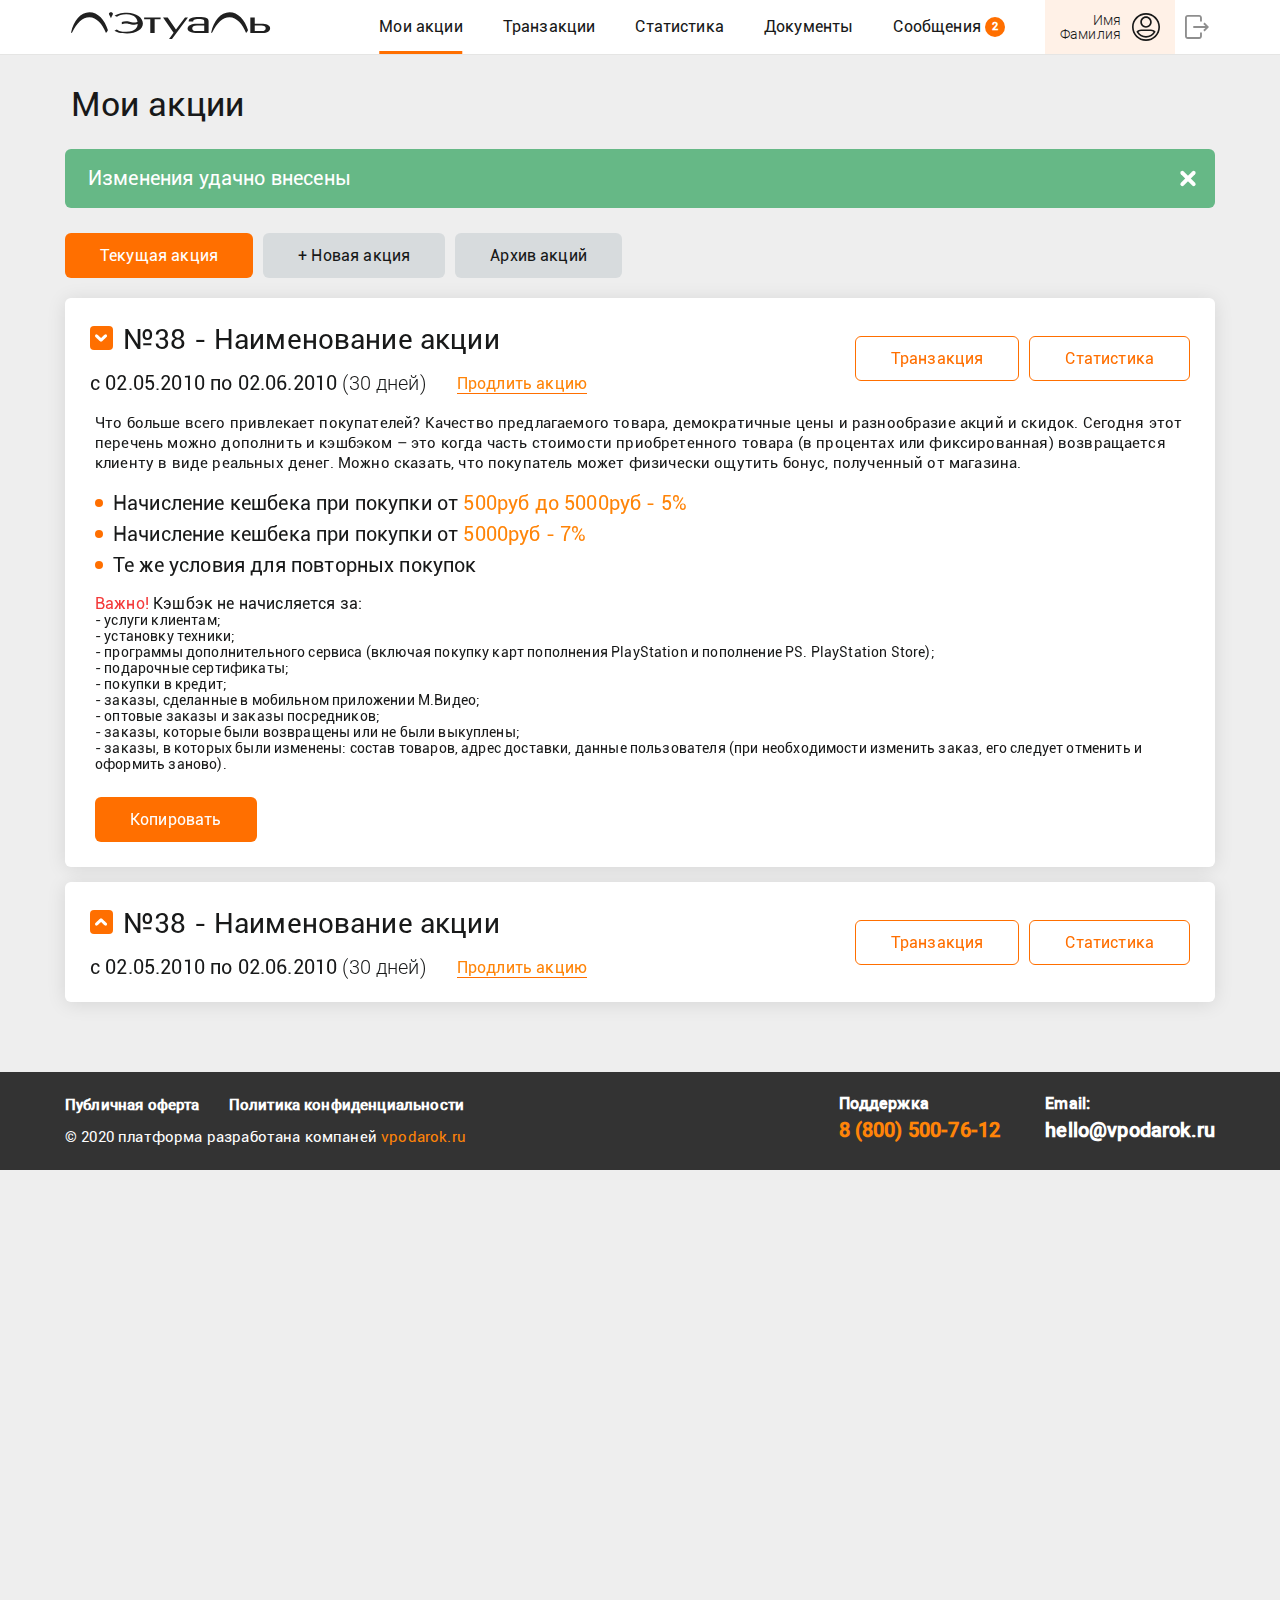
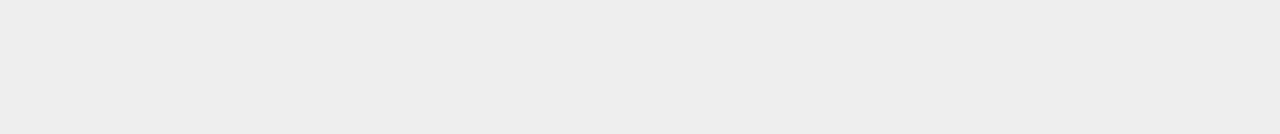
<file: stocks.html>
<!DOCTYPE html>
<html lang="ru">
<head>
    <meta charset="UTF-8">
    <meta name="viewport" content="width=device-width, initial-scale=1.0, user-scalable=no">
    <meta http-equiv="X-UA-Compatible" content="ie=edge">
    <meta name="author" content="borsh">
    <title></title>
    <link href="assets/css/swiper.min.css" rel="stylesheet" type="text/css">
    <link href="assets/css/jquery-ui.css" rel="stylesheet" type="text/css">
    <link href="assets/css/style.css" rel="stylesheet" type="text/css">
    <link href="assets/css/media.css" rel="stylesheet" type="text/css">
</head>
<body class="flex overflow-hidden">
    <div class="n-header">
        <div class="b-container">
           <div class="b-row">
          		<div class="n-header_hamburger">
          			<span></span>
          		</div>
           		<a href="#" class="logo">
            		<img src="assets/img/logo.svg"  alt="logo">   
           		</a>
           		<div class="menu-wrapp">
           			<nav class="menu">
           				<div class="menu-item">
           					<a href="stocks.html" class="active">Мои акции</a>
           				</div>
           				<div class="menu-item">
           					<a href="transactions.html">Транзакции</a>
           				</div>
           				<div class="menu-item">
           					<a href="statistics.html">Статистика</a>
           				</div>
           				<div class="menu-item">
           					<a href="documents.html">Документы</a>
           				</div>
           				<div class="menu-item">
           					<a href="messages.html">Сообщения</a>
           					<div class="num">2</div>
           				</div>
           			</nav>
           		</div>
           		<div class="account flex">
           			<div class="account_name">
           				<div>Имя</div>
           				<div>Фамилия</div>
           			</div>
           			<div class="personal-account">
						<a href="profile.html" class="personal-account_ic">
							<svg width="28" height="28" viewBox="0 0 28 28" fill="none" xmlns="http://www.w3.org/2000/svg">
								<path d="M14 0C6.28037 0 0 6.28037 0 14C0 21.7196 6.28037 28 14 28C21.7196 28 28 21.7196 28 14C28 6.28037 21.7196 0 14 0ZM14 26.3594C7.18501 26.3594 1.64062 20.815 1.64062 14C1.64062 7.18501 7.18501 1.64062 14 1.64062C20.815 1.64062 26.3594 7.18501 26.3594 14C26.3594 20.815 20.815 26.3594 14 26.3594Z" />
								<path d="M14 14.7656C17.1662 14.7656 19.7422 12.1897 19.7422 9.02344C19.7422 5.8572 17.1662 3.28125 14 3.28125C10.8338 3.28125 8.25781 5.8572 8.25781 9.02344C8.25781 12.1897 10.8338 14.7656 14 14.7656ZM14 4.92188C16.2616 4.92188 18.1016 6.76184 18.1016 9.02344C18.1016 11.285 16.2616 13.125 14 13.125C11.7384 13.125 9.89844 11.285 9.89844 9.02344C9.89844 6.76184 11.7384 4.92188 14 4.92188Z"/>
								<path d="M23.223 18.3445C22.1329 17.1127 20.5652 16.4062 18.9219 16.4062H9.07813C7.43482 16.4062 5.8671 17.1127 4.77701 18.3445L4.38818 18.784L4.67836 19.2939C6.58241 22.6401 10.1543 24.7188 14 24.7188C17.8457 24.7188 21.4176 22.6401 23.3217 19.2939L23.6119 18.7839L23.223 18.3445ZM14 23.0781C10.9519 23.0781 8.10682 21.5361 6.43218 19.0151C7.16784 18.3943 8.10447 18.0469 9.07813 18.0469H18.9219C19.8955 18.0469 20.8322 18.3943 21.5678 19.0151C19.8932 21.5361 17.0481 23.0781 14 23.0781Z"/>
							</svg>
						</a>
           			</div>
           		</div>
           		<div class="log-off">
           			<a href="#" class="log-off_ic">
           				<svg width="24" height="24" viewBox="0 0 24 24" fill="none" xmlns="http://www.w3.org/2000/svg">
							<g clip-path="url(#clip0)">
							<path d="M15.0385 17.4278H16.9125V21.1758C16.9125 22.7258 15.6515 23.9866 14.1015 23.9866H2.81085C1.26105 23.9866 0 22.7258 0 21.1758V2.81085C0 1.26105 1.26105 0 2.81085 0H14.1015C15.6515 0 16.9125 1.26105 16.9125 2.81085V6.55884H15.0385V2.81085C15.0385 2.29431 14.6182 1.8739 14.1015 1.8739H2.81085C2.29431 1.8739 1.8739 2.29431 1.8739 2.81085V21.1758C1.8739 21.6923 2.29431 22.1127 2.81085 22.1127H14.1015C14.6182 22.1127 15.0385 21.6923 15.0385 21.1758V17.4278ZM19.5829 7.57617L18.2578 8.90131L20.4128 11.0565H8.2923V12.9304H20.4128L18.2578 15.0853L19.5829 16.4105L24 11.9934L19.5829 7.57617Z"/>
							</g>
							<defs>
							<clipPath id="clip0">
							<rect width="24" height="24" fill="white"/>
							</clipPath>
							</defs>
						</svg>
           			</a>
           		</div>
           </div>
        </div>
        <div class="n-header_line-bottom"></div>
    </div>
    <div class="panel-wrapp stocks-page">
    	<div class="b-container">
    		<div class="panel">
    			<div class="panel_title">Мои акции</div>
    			<div class="change-message">
    				Изменения удачно внесены
    				<div class="change-message_close"></div>
    			</div>
    			<div class="nav-slider-wrapp">
					<div class="nav-slider">
					</div>
    			</div>
    			<div class="swiper-container panel-slider">
    				<div class="swiper-wrapper">
    					<div class="swiper-slide" label="Текущая акция">
    						<div class="stock-current-item panel_slide-item b-rs6">
    							<div class="stock-current_visible item-visible flex">
    								<div class="stock-current_info stock_info">
    									<div class="name-wrapp flex">
    										<div class="btn-ic active flex">
    											<img src="assets/img/icons/arrow-down.png">
    										</div>
    										<div class="name">№38 - Наименование акции</div>
    									</div>
    									<div class="period-wrapp flex">
    										<div class="period">
    											c <span class="period_from">02.05.2010</span> по <span class="period_to">02.06.2010</span> <sapn class="number">(30 дней)</sapn>
    										</div>
    										<div class="extend-wrapp">
												<div class="btn-extend btn-open-block">
													<span class="text orange">Продлить акцию</span>
												</div>
												<div class="extend-block b-rs4">
													<form class="extend-form b-checkbox-container flex">
														<label class="b-checkbox">
															<input type="checkbox" name="promotion-days" value="15days">
															<div>Продлить на 15 дней</div>
														</label>
														<label class="b-checkbox">
															<input type="checkbox" name="promotion-days" value="30days">
															<div>Продлить на 30 дней</div>
														</label>
														<div class="btn-ok btn-orange">Ok</div>
													</form>
												</div>
    										</div>
    									</div>
    								</div>
    								<div class="btns">
    									<a href="transactions.html" class="btn btn-white">Транзакция</a><a href="statistics.html" class="btn btn-white">Статистика</a>
    								</div>
    							</div>
    							<div class="stock-current_dropdown item-dropdown" style="display: block">
    								<div class="text">
    									Что больше всего привлекает покупателей? Качество предлагаемого товара, демократичные цены и разнообразие акций и скидок. Сегодня этот перечень можно дополнить и кэшбэком – это когда часть стоимости приобретенного товара (в процентах или фиксированная) возвращается клиенту в виде реальных денег. Можно сказать, что покупатель может физически ощутить бонус, полученный от магазина.
    								</div>
    								<div class="terms-list">
    									<div class="terms-item">
    										Начисление кешбека при покупки от <span class="orange">500руб до 5000руб - 5%</span>
    									</div>
    									<div class="terms-item">
    										Начисление кешбека при покупки от <span class="orange">5000руб - 7%</span>
    									</div>
    									<div class="terms-item">
    										Те же условия для повторных покупок
    									</div>
    								</div>
    								<div class="important-list">
    									<span class="red-text">Важно!</span> Кэшбэк не начисляется за:
    									<div class="important-item">- услуги клиентам; </div>
    									<div class="important-item">- установку техники; </div>
    									<div class="important-item">- программы дополнительного сервиса (включая покупку карт пополнения PlayStation и пополнение PS. PlayStation Store);</div>
    									<div class="important-item">- подарочные сертификаты;</div>
    									<div class="important-item">- покупки в кредит;</div>
    									<div class="important-item">- заказы, сделанные в мобильном приложении М.Видео;</div>
    									<div class="important-item">- оптовые заказы и заказы посредников;</div>
    									<div class="important-item">- заказы, которые были возвращены или не были выкуплены;</div>
    									<div class="important-item">- заказы, в которых были изменены: состав товаров, адрес доставки, данные пользователя (при необходимости изменить заказ, его следует отменить и оформить заново).</div>
    								</div>
    								<div class="btn-ok btn-orange">Копировать</div>
    							</div>
    						</div>
    						<div class="stock-current-item panel_slide-item b-rs6">
    							<div class="stock-current_visible item-visible flex">
    								<div class="stock-current_info stock_info">
    									<div class="name-wrapp flex">
    										<div class="btn-ic flex">
    											<img src="assets/img/icons/arrow-down.png">
    										</div>
    										<div class="name">№38 - Наименование акции</div>
    									</div>
    									<div class="period-wrapp flex">
    										<div class="period">
    											c <span class="period_from">02.05.2010</span> по <span class="period_to">02.06.2010</span> <sapn class="number">(30 дней)</sapn>
    										</div>
    										<div class="extend-wrapp">
												<div class="btn-extend btn-open-block">
													<span class="text orange">Продлить акцию</span>
												</div>
												<div class="extend-block b-rs4">
													<form class="extend-form b-checkbox-container flex">
														<label class="b-checkbox">
															<input type="checkbox" name="promotion-days" value="15days">
															<div>Продлить на 15 дней</div>
														</label>
														<label class="b-checkbox">
															<input type="checkbox" name="promotion-days" value="30days">
															<div>Продлить на 30 дней</div>
														</label>
														<div class="btn-ok btn-orange">Ok</div>
													</form>
												</div>
    										</div>
    									</div>
    								</div>
    								<div class="btns">
    									<a href="transactions.html" class="btn btn-white">Транзакция</a><a href="statistics.html" class="btn btn-white">Статистика</a>
    								</div>
    							</div>
    							<div class="stock-current_dropdown item-dropdown">
    								<div class="text">
    									Что больше всего привлекает покупателей? Качество предлагаемого товара, демократичные цены и разнообразие акций и скидок. Сегодня этот перечень можно дополнить и кэшбэком – это когда часть стоимости приобретенного товара (в процентах или фиксированная) возвращается клиенту в виде реальных денег. Можно сказать, что покупатель может физически ощутить бонус, полученный от магазина.
    								</div>
    								<div class="terms-list">
    									<div class="terms-item">
    										Начисление кешбека при покупки от <span class="orange">500руб до 5000руб - 5%</span>
    									</div>
    									<div class="terms-item">
    										Начисление кешбека при покупки от <span class="orange">5000руб - 7%</span>
    									</div>
    									<div class="terms-item">
    										Те же условия для повторных покупок
    									</div>
    								</div>
    								<div class="important-list">
    									<span class="red-text">Важно!</span> Кэшбэк не начисляется за:
    									<div class="important-item">- услуги клиентам; </div>
    									<div class="important-item">- установку техники; </div>
    									<div class="important-item">- программы дополнительного сервиса (включая покупку карт пополнения PlayStation и пополнение PS. PlayStation Store);</div>
    									<div class="important-item">- подарочные сертификаты;</div>
    									<div class="important-item">- покупки в кредит;</div>
    									<div class="important-item">- заказы, сделанные в мобильном приложении М.Видео;</div>
    									<div class="important-item">- оптовые заказы и заказы посредников;</div>
    									<div class="important-item">- заказы, которые были возвращены или не были выкуплены;</div>
    									<div class="important-item">- заказы, в которых были изменены: состав товаров, адрес доставки, данные пользователя (при необходимости изменить заказ, его следует отменить и оформить заново).</div>
    								</div>
    								<div class="btn-ok btn-orange">Копировать</div>
    							</div>
    						</div>
    					</div>
    					<div class="swiper-slide" label="+ Новая акция">
    						<div class="stock-new-item panel-section b-rs6">
    							<div class="heading">Период и описание</div>
    							<div class="title">Период акции</div>
    							<div class="set-period-wrapp flex">
    								<div class="flex">
										<span>c</span>
										<label>
											<input type="text" name="form-data" id="from" placeholder="чч.мм.гггг">
											<svg width="15" height="15" viewBox="0 0 15 15" fill="none" xmlns="http://www.w3.org/2000/svg">
												<path d="M5.25 6.75H3.75V8.25H5.25V6.75Z"/>
												<path d="M8.25 6.75H6.75V8.25H8.25V6.75Z"/>
												<path d="M11.25 6.75H9.75V8.25H11.25V6.75Z"/>
												<path d="M5.25 9.75H3.75V11.25H5.25V9.75Z"/>
												<path d="M8.25 9.75H6.75V11.25H8.25V9.75Z"/>
												<path d="M11.25 9.75H9.75V11.25H11.25V9.75Z"/>
												<path d="M14.25 1.5H12.75V0.75C12.75 0.3 12.45 0 12 0C11.55 0 11.25 0.3 11.25 0.75V1.5H3.75V0.75C3.75 0.3 3.45 0 3 0C2.55 0 2.25 0.3 2.25 0.75V1.5H0.75C0.3 1.5 0 1.8 0 2.25V14.25C0 14.7 0.3 15 0.75 15H14.25C14.625 15 15 14.7 15 14.25V2.25C15 1.8 14.625 1.5 14.25 1.5ZM13.5 13.5H1.5V4.5H13.5V13.5Z"/>
											</svg>
										</label>
										<span>по</span>
										<label>
											<input type="text" name="to-data" id="to" placeholder="чч.мм.гггг">
											<svg width="15" height="15" viewBox="0 0 15 15" fill="none" xmlns="http://www.w3.org/2000/svg">
												<path d="M5.25 6.75H3.75V8.25H5.25V6.75Z"/>
												<path d="M8.25 6.75H6.75V8.25H8.25V6.75Z"/>
												<path d="M11.25 6.75H9.75V8.25H11.25V6.75Z"/>
												<path d="M5.25 9.75H3.75V11.25H5.25V9.75Z"/>
												<path d="M8.25 9.75H6.75V11.25H8.25V9.75Z"/>
												<path d="M11.25 9.75H9.75V11.25H11.25V9.75Z"/>
												<path d="M14.25 1.5H12.75V0.75C12.75 0.3 12.45 0 12 0C11.55 0 11.25 0.3 11.25 0.75V1.5H3.75V0.75C3.75 0.3 3.45 0 3 0C2.55 0 2.25 0.3 2.25 0.75V1.5H0.75C0.3 1.5 0 1.8 0 2.25V14.25C0 14.7 0.3 15 0.75 15H14.25C14.625 15 15 14.7 15 14.25V2.25C15 1.8 14.625 1.5 14.25 1.5ZM13.5 13.5H1.5V4.5H13.5V13.5Z"/>
											</svg>
										</label>
    								</div>
    								<div class="number-received-wrapp orange">
    									<span id="number-received"></span>
    									<span></span>
    								</div>
    								<div class="description">
    									Минимальный срок акции - 30 дней<br>
										Рекомендуемый период 2 месяца
    								</div>
    							</div>
    							<div class="n-input">
    								<div class="title">Наименование акции</div>
    								<div class="input">
    									<input type="text" placeholder="Введите текст">
    								</div>
    							</div>
    							<div class="n-input">
    								<div class="title">Описание акции</div>
    								<div class="textarea">
    									<textarea name="descriotion-stock" placeholder="Введите текст"></textarea>
    								</div>
    							</div>
    							<div class="n-input slider-ui-wrapp" id="number-uses-wrapp">
    								<div class="title">Приложением можно воспользоваться, раз</div>
    								<div class="input">
    									<input type="number" step="1" id="number-uses" min="0" max="10">
    									<div id="number-uses_slider" class="slider-ui"></div>
    								</div>
									<label class="b-checkbox">
										<input type="checkbox" name="number-uses">
										<div>Без ограничения кол-ва покупок</div>
									</label>
    							</div>
    							<div class="heading">Условие кэшбэк</div>
    							<div class="subheading">В процентах от покупки</div>
    							<div class="terms-sliders-wrapp">
									<div class="row flex">
										<div class="n-input slider-ui-wrapp read-purchase">
											<div class="title">
												Учитывать покупки, руб.
												<span class="ic-question">
													<span class="text">
														500 руб. минимальная сумма покупки при на начислении кэшбэка
													</span>
													<svg width="7" height="12" viewBox="0 0 7 12" fill="none" xmlns="http://www.w3.org/2000/svg">
														<path d="M2.37207 7.94434C2.37207 7.30632 2.44954 6.79818 2.60449 6.41992C2.75944 6.04167 3.04199 5.67025 3.45215 5.30566C3.86686 4.93652 4.14258 4.63802 4.2793 4.41016C4.41602 4.17773 4.48438 3.93392 4.48438 3.67871C4.48438 2.90853 4.12891 2.52344 3.41797 2.52344C3.08073 2.52344 2.80957 2.62826 2.60449 2.83789C2.40397 3.04297 2.29915 3.3278 2.29004 3.69238H0.307617C0.316732 2.82194 0.597005 2.14062 1.14844 1.64844C1.70443 1.15625 2.46094 0.910156 3.41797 0.910156C4.38411 0.910156 5.13379 1.14486 5.66699 1.61426C6.2002 2.0791 6.4668 2.73763 6.4668 3.58984C6.4668 3.97721 6.38021 4.34408 6.20703 4.69043C6.03385 5.03223 5.73079 5.41276 5.29785 5.83203L4.74414 6.3584C4.39779 6.69108 4.19954 7.08073 4.14941 7.52734L4.12207 7.94434H2.37207ZM2.17383 10.043C2.17383 9.73763 2.27637 9.48698 2.48145 9.29102C2.69108 9.09049 2.95768 8.99023 3.28125 8.99023C3.60482 8.99023 3.86914 9.09049 4.07422 9.29102C4.28385 9.48698 4.38867 9.73763 4.38867 10.043C4.38867 10.3438 4.28613 10.5921 4.08105 10.7881C3.88053 10.984 3.61393 11.082 3.28125 11.082C2.94857 11.082 2.67969 10.984 2.47461 10.7881C2.27409 10.5921 2.17383 10.3438 2.17383 10.043Z"/>
													</svg>
												</span>
											</div>
											<div class="input">
												<input type="text" readonly min="0">
												<div class="slider-ui range"></div>
											</div>
											<label class="b-checkbox">
												<input type="checkbox" name="number-uses">
												<div>Без ограничения кол-ва покупок</div>
											</label>
										</div>
										<div class="n-input slider-ui-wrapp cashback-new">
											<div class="title">Кэшбек для новых клиентов, %</div>
											<div class="input">
												<input type="number" min="5" max="25">
												<div class="slider-ui no-range">
													<div class="gradation flex">
														<div><span>5</span></div>
														<div><span>10</span></div>
														<div><span>15</span></div>
														<div><span>20</span><span class="extreme">25</span></div>
													</div>
												</div>
											</div>
										</div>
										<div class="n-input slider-ui-wrapp cashback-repeated">
											<div class="title">Кэшбек для повторных клиентов, %</div>
											<div class="input">
												<input type="number" min="5" max="25">
												<div class="slider-ui no-range">
													<div class="gradation flex">
														<div><span>5</span></div>
														<div><span>10</span></div>
														<div><span>15</span></div>
														<div><span>20</span><span class="extreme">25</span></div>
													</div>
												</div>
											</div>
										</div>
										<div class="btn btn-add btn-white">+ Добавить условия</div>
									</div>
									
    							</div>
    							<div class="n-input limitation">
									<div class="title">Ограничение</div>
									<div class="textarea">
											<textarea placeholder="Введите текст"></textarea>
									</div>
								</div>
   								<div class="btn-create btn-orange">Создать</div>
   								<div class="btn-transparent">Редактировать</div>
   								<div class="text">Предложение будет отправлено на модерацию. Срок обработки займёт не более двух дней.</div>
    						</div>
    					</div>
    							<!--АРХИВ АКЦИЙ-->
    					<div class="swiper-slide" label="Архив акций">
							<div class="stock-archive panel_slide-item b-rs6">
								<div class="stock-archive_visible item-visible flex">
									<div class="stock_info">
										<div class="name-wrapp flex">
											<div class="btn-ic active flex">
												<img src="assets/img/icons/arrow-down.png">
											</div>
											<div class="name">№36 - Летняя акция от Мвидео, 5% Кешбека на все товары для клиентов</div>
										</div>
										<div class="period-wrapp flex">
											<div class="period">
												c <span class="period_from">02.05.2010</span> по <span class="period_to">02.06.2010</span> <span class="number">(30 дней)</span>
											</div>
										</div>
									</div>
									<div class="btns">
										<a href="transactions.html" class="btn btn-white">Транзакция</a><a href="statistics.html" class="btn btn-white">Статистика</a>
									</div>
									<div class="stock-results flex">
										<div class="stock-result_title">
											Результат акции:
										</div>
										<div class="stock-results_ammout">
											Сумма продаж - <span class="orange">3 293 503.21 руб</span>
										</div>
										<div class="stock-result_quantity">
											Кол-во покупок: <span class="orange">1293</span>
										</div>
										<div class="stock-result_check">
											Средний чек: <span class="orange">2 152.04 руб</span>
										</div>
									</div>
								</div>
								<div class="stock-archive_dropdown item-dropdown" style="display: block">
									<div class="text">
										Что больше всего привлекает покупателей? Качество предлагаемого товара, демократичные цены и разнообразие акций и скидок. Сегодня этот перечень можно дополнить и кэшбэком – это когда часть стоимости приобретенного товара (в процентах или фиксированная) возвращается клиенту в виде реальных денег. Можно сказать, что покупатель может физически ощутить бонус, полученный от магазина.
									</div>
									<div class="terms-list">
										<div class="terms-item">
											Начисление кешбека при покупки от <span class="orange">500руб до 5000руб - 5%</span>
										</div>
										<div class="terms-item">
											Начисление кешбека при покупки от <span class="orange">5000руб - 7%</span>
										</div>
										<div class="terms-item">
											Те же условия для повторных покупок
										</div>
									</div>
									<div class="important-list">
										<span class="red-text">Важно!</span> Кэшбэк не начисляется за:
										<div class="important-item">- услуги клиентам; </div>
										<div class="important-item">- установку техники; </div>
										<div class="important-item">- программы дополнительного сервиса (включая покупку карт пополнения PlayStation и пополнение PS. PlayStation Store);</div>
										<div class="important-item">- подарочные сертификаты;</div>
										<div class="important-item">- покупки в кредит;</div>
										<div class="important-item">- заказы, сделанные в мобильном приложении М.Видео;</div>
										<div class="important-item">- оптовые заказы и заказы посредников;</div>
										<div class="important-item">- заказы, которые были возвращены или не были выкуплены;</div>
										<div class="important-item">- заказы, в которых были изменены: состав товаров, адрес доставки, данные пользователя (при необходимости изменить заказ, его следует отменить и оформить заново).</div>
									</div>
									<div class="btn-ok btn-orange">Копировать</div>
								</div>
							</div>
							<div class="stock-archive panel_slide-item b-rs6">
								<div class="stock-archive_visible item-visible flex">
									<div class="stock_info">
										<div class="name-wrapp flex">
											<div class="btn-ic flex">
												<img src="assets/img/icons/arrow-down.png">
											</div>
											<div class="name">№36 - Летняя акция от Мвидео, 5% Кешбека на все товары для клиентов</div>
										</div>
										<div class="period-wrapp flex">
											<div class="period">
												c <span class="period_from">02.05.2010</span> по <span class="period_to">02.06.2010</span> <sapn class="number">(30 дней)</sapn>
											</div>
										</div>
									</div>
									<div class="btns">
										<a href="transactions.html" class="btn btn-white">Транзакция</a><a href="statistics.html" class="btn btn-white">Статистика</a>
									</div>
									<div class="stock-results flex">
										<div class="stock-result_title">
											Результат акции:
										</div>
										<div class="stock-results_ammout">
											Сумма продаж - <span class="orange">3 293 503.21 руб</span>
										</div>
										<div class="stock-result_quantity">
											Кол-во покупок: <span class="orange">1293</span>
										</div>
										<div class="stock-result_check">
											Средний чек: <span class="orange">2 152.04 руб</span>
										</div>
									</div>
								</div>
								<div class="stock-archive_dropdown item-dropdown">
									<div class="text">
										Что больше всего привлекает покупателей? Качество предлагаемого товара, демократичные цены и разнообразие акций и скидок. Сегодня этот перечень можно дополнить и кэшбэком – это когда часть стоимости приобретенного товара (в процентах или фиксированная) возвращается клиенту в виде реальных денег. Можно сказать, что покупатель может физически ощутить бонус, полученный от магазина.
									</div>
									<div class="terms-list">
										<div class="terms-item">
											Начисление кешбека при покупки от <span class="orange">500руб до 5000руб - 5%</span>
										</div>
										<div class="terms-item">
											Начисление кешбека при покупки от <span class="orange">5000руб - 7%</span>
										</div>
										<div class="terms-item">
											Те же условия для повторных покупок
										</div>
									</div>
									<div class="important-list">
										<span class="red-text">Важно!</span> Кэшбэк не начисляется за:
										<div class="important-item">- услуги клиентам; </div>
										<div class="important-item">- установку техники; </div>
										<div class="important-item">- программы дополнительного сервиса (включая покупку карт пополнения PlayStation и пополнение PS. PlayStation Store);</div>
										<div class="important-item">- подарочные сертификаты;</div>
										<div class="important-item">- покупки в кредит;</div>
										<div class="important-item">- заказы, сделанные в мобильном приложении М.Видео;</div>
										<div class="important-item">- оптовые заказы и заказы посредников;</div>
										<div class="important-item">- заказы, которые были возвращены или не были выкуплены;</div>
										<div class="important-item">- заказы, в которых были изменены: состав товаров, адрес доставки, данные пользователя (при необходимости изменить заказ, его следует отменить и оформить заново).</div>
									</div>
									<div class="btn-ok btn-orange">Копировать</div>
								</div>
							</div>
							<div class="stock-archive panel_slide-item b-rs6">
								<div class="stock-archive_visible item-visible flex">
									<div class="stock_info">
										<div class="name-wrapp flex">
											<div class="btn-ic flex">
												<img src="assets/img/icons/arrow-down.png">
											</div>
											<div class="name">№36 - Летняя акция от Мвидео, 5% Кешбека на все товары для клиентов</div>
										</div>
										<div class="period-wrapp flex">
											<div class="period">
												c <span class="period_from">02.05.2010</span> по <span class="period_to">02.06.2010</span> <sapn class="number">(30 дней)</sapn>
											</div>
										</div>
									</div>
									<div class="btns">
										<a href="transactions.html" class="btn btn-white">Транзакция</a><a href="statistics.html" class="btn btn-white">Статистика</a>
									</div>
									<div class="stock-results flex">
										<div class="stock-result_title">
											Результат акции:
										</div>
										<div class="stock-results_ammout">
											Сумма продаж - <span class="orange">3 293 503.21 руб</span>
										</div>
										<div class="stock-result_quantity">
											Кол-во покупок: <span class="orange">1293</span>
										</div>
										<div class="stock-result_check">
											Средний чек: <span class="orange">2 152.04 руб</span>
										</div>
									</div>
								</div>
								<div class="stock-archive_dropdown item-dropdown">
									<div class="text">
										Что больше всего привлекает покупателей? Качество предлагаемого товара, демократичные цены и разнообразие акций и скидок. Сегодня этот перечень можно дополнить и кэшбэком – это когда часть стоимости приобретенного товара (в процентах или фиксированная) возвращается клиенту в виде реальных денег. Можно сказать, что покупатель может физически ощутить бонус, полученный от магазина.
									</div>
									<div class="terms-list">
										<div class="terms-item">
											Начисление кешбека при покупки от <span class="orange">500руб до 5000руб - 5%</span>
										</div>
										<div class="terms-item">
											Начисление кешбека при покупки от <span class="orange">5000руб - 7%</span>
										</div>
										<div class="terms-item">
											Те же условия для повторных покупок
										</div>
									</div>
									<div class="important-list">
										<span class="red-text">Важно!</span> Кэшбэк не начисляется за:
										<div class="important-item">- услуги клиентам; </div>
										<div class="important-item">- установку техники; </div>
										<div class="important-item">- программы дополнительного сервиса (включая покупку карт пополнения PlayStation и пополнение PS. PlayStation Store);</div>
										<div class="important-item">- подарочные сертификаты;</div>
										<div class="important-item">- покупки в кредит;</div>
										<div class="important-item">- заказы, сделанные в мобильном приложении М.Видео;</div>
										<div class="important-item">- оптовые заказы и заказы посредников;</div>
										<div class="important-item">- заказы, которые были возвращены или не были выкуплены;</div>
										<div class="important-item">- заказы, в которых были изменены: состав товаров, адрес доставки, данные пользователя (при необходимости изменить заказ, его следует отменить и оформить заново).</div>
									</div>
									<div class="btn-ok btn-orange">Копировать</div>
								</div>
							</div>
							<div class="stock-archive panel_slide-item b-rs6">
								<div class="stock-archive_visible item-visible flex">
									<div class="stock_info">
										<div class="name-wrapp flex">
											<div class="btn-ic flex">
												<img src="assets/img/icons/arrow-down.png">
											</div>
											<div class="name">№36 - Летняя акция от Мвидео, 5% Кешбека на все товары для клиентов</div>
										</div>
										<div class="period-wrapp flex">
											<div class="period">
												c <span class="period_from">02.05.2010</span> по <span class="period_to">02.06.2010</span> <sapn class="number">(30 дней)</sapn>
											</div>
										</div>
									</div>
									<div class="btns">
										<a href="transactions.html" class="btn btn-white">Транзакция</a><a href="statistics.html" class="btn btn-white">Статистика</a>
									</div>
									<div class="stock-results flex">
										<div class="stock-result_title">
											Результат акции:
										</div>
										<div class="stock-results_ammout">
											Сумма продаж - <span class="orange">3 293 503.21 руб</span>
										</div>
										<div class="stock-result_quantity">
											Кол-во покупок: <span class="orange">1293</span>
										</div>
										<div class="stock-result_check">
											Средний чек: <span class="orange">2 152.04 руб</span>
										</div>
									</div>
								</div>
								<div class="stock-archive_dropdown item-dropdown">
									<div class="text">
										Что больше всего привлекает покупателей? Качество предлагаемого товара, демократичные цены и разнообразие акций и скидок. Сегодня этот перечень можно дополнить и кэшбэком – это когда часть стоимости приобретенного товара (в процентах или фиксированная) возвращается клиенту в виде реальных денег. Можно сказать, что покупатель может физически ощутить бонус, полученный от магазина.
									</div>
									<div class="terms-list">
										<div class="terms-item">
											Начисление кешбека при покупки от <span class="orange">500руб до 5000руб - 5%</span>
										</div>
										<div class="terms-item">
											Начисление кешбека при покупки от <span class="orange">5000руб - 7%</span>
										</div>
										<div class="terms-item">
											Те же условия для повторных покупок
										</div>
									</div>
									<div class="important-list">
										<span class="red-text">Важно!</span> Кэшбэк не начисляется за:
										<div class="important-item">- услуги клиентам; </div>
										<div class="important-item">- установку техники; </div>
										<div class="important-item">- программы дополнительного сервиса (включая покупку карт пополнения PlayStation и пополнение PS. PlayStation Store);</div>
										<div class="important-item">- подарочные сертификаты;</div>
										<div class="important-item">- покупки в кредит;</div>
										<div class="important-item">- заказы, сделанные в мобильном приложении М.Видео;</div>
										<div class="important-item">- оптовые заказы и заказы посредников;</div>
										<div class="important-item">- заказы, которые были возвращены или не были выкуплены;</div>
										<div class="important-item">- заказы, в которых были изменены: состав товаров, адрес доставки, данные пользователя (при необходимости изменить заказ, его следует отменить и оформить заново).</div>
									</div>
									<div class="btn-ok btn-orange">Копировать</div>
								</div>
							</div>
							<div class="stock-archive panel_slide-item b-rs6">
								<div class="stock-archive_visible item-visible flex">
									<div class="stock_info">
										<div class="name-wrapp flex">
											<div class="btn-ic flex">
												<img src="assets/img/icons/arrow-down.png">
											</div>
											<div class="name">№36 - Летняя акция от Мвидео, 5% Кешбека на все товары для клиентов</div>
										</div>
										<div class="period-wrapp flex">
											<div class="period">
												c <span class="period_from">02.05.2010</span> по <span class="period_to">02.06.2010</span> <sapn class="number">(30 дней)</sapn>
											</div>
										</div>
									</div>
									<div class="btns">
										<a href="transactions.html" class="btn btn-white">Транзакция</a><a href="statistics.html" class="btn btn-white">Статистика</a>
									</div>
									<div class="stock-results flex">
										<div class="stock-result_title">
											Результат акции:
										</div>
										<div class="stock-results_ammout">
											Сумма продаж - <span class="orange">3 293 503.21 руб</span>
										</div>
										<div class="stock-result_quantity">
											Кол-во покупок: <span class="orange">1293</span>
										</div>
										<div class="stock-result_check">
											Средний чек: <span class="orange">2 152.04 руб</span>
										</div>
									</div>
								</div>
								<div class="stock-archive_dropdown item-dropdown">
									<div class="text">
										Что больше всего привлекает покупателей? Качество предлагаемого товара, демократичные цены и разнообразие акций и скидок. Сегодня этот перечень можно дополнить и кэшбэком – это когда часть стоимости приобретенного товара (в процентах или фиксированная) возвращается клиенту в виде реальных денег. Можно сказать, что покупатель может физически ощутить бонус, полученный от магазина.
									</div>
									<div class="terms-list">
										<div class="terms-item">
											Начисление кешбека при покупки от <span class="orange">500руб до 5000руб - 5%</span>
										</div>
										<div class="terms-item">
											Начисление кешбека при покупки от <span class="orange">5000руб - 7%</span>
										</div>
										<div class="terms-item">
											Те же условия для повторных покупок
										</div>
									</div>
									<div class="important-list">
										<span class="red-text">Важно!</span> Кэшбэк не начисляется за:
										<div class="important-item">- услуги клиентам; </div>
										<div class="important-item">- установку техники; </div>
										<div class="important-item">- программы дополнительного сервиса (включая покупку карт пополнения PlayStation и пополнение PS. PlayStation Store);</div>
										<div class="important-item">- подарочные сертификаты;</div>
										<div class="important-item">- покупки в кредит;</div>
										<div class="important-item">- заказы, сделанные в мобильном приложении М.Видео;</div>
										<div class="important-item">- оптовые заказы и заказы посредников;</div>
										<div class="important-item">- заказы, которые были возвращены или не были выкуплены;</div>
										<div class="important-item">- заказы, в которых были изменены: состав товаров, адрес доставки, данные пользователя (при необходимости изменить заказ, его следует отменить и оформить заново).</div>
									</div>
									<div class="btn-ok btn-orange">Копировать</div>
								</div>
							</div>
							<div class="stock-archive panel_slide-item b-rs6">
								<div class="stock-archive_visible item-visible flex">
									<div class="stock_info">
										<div class="name-wrapp flex">
											<div class="btn-ic flex">
												<img src="assets/img/icons/arrow-down.png">
											</div>
											<div class="name">№36 - Летняя акция от Мвидео, 5% Кешбека на все товары для клиентов</div>
										</div>
										<div class="period-wrapp flex">
											<div class="period">
												c <span class="period_from">02.05.2010</span> по <span class="period_to">02.06.2010</span> <sapn class="number">(30 дней)</sapn>
											</div>
										</div>
									</div>
									<div class="btns">
										<a href="transactions.html" class="btn btn-white">Транзакция</a><a href="statistics.html" class="btn btn-white">Статистика</a>
									</div>
									<div class="stock-results flex">
										<div class="stock-result_title">
											Результат акции:
										</div>
										<div class="stock-results_ammout">
											Сумма продаж - <span class="orange">3 293 503.21 руб</span>
										</div>
										<div class="stock-result_quantity">
											Кол-во покупок: <span class="orange">1293</span>
										</div>
										<div class="stock-result_check">
											Средний чек: <span class="orange">2 152.04 руб</span>
										</div>
									</div>
								</div>
								<div class="stock-archive_dropdown item-dropdown">
									<div class="text">
										Что больше всего привлекает покупателей? Качество предлагаемого товара, демократичные цены и разнообразие акций и скидок. Сегодня этот перечень можно дополнить и кэшбэком – это когда часть стоимости приобретенного товара (в процентах или фиксированная) возвращается клиенту в виде реальных денег. Можно сказать, что покупатель может физически ощутить бонус, полученный от магазина.
									</div>
									<div class="terms-list">
										<div class="terms-item">
											Начисление кешбека при покупки от <span class="orange">500руб до 5000руб - 5%</span>
										</div>
										<div class="terms-item">
											Начисление кешбека при покупки от <span class="orange">5000руб - 7%</span>
										</div>
										<div class="terms-item">
											Те же условия для повторных покупок
										</div>
									</div>
									<div class="important-list">
										<span class="red-text">Важно!</span> Кэшбэк не начисляется за:
										<div class="important-item">- услуги клиентам; </div>
										<div class="important-item">- установку техники; </div>
										<div class="important-item">- программы дополнительного сервиса (включая покупку карт пополнения PlayStation и пополнение PS. PlayStation Store);</div>
										<div class="important-item">- подарочные сертификаты;</div>
										<div class="important-item">- покупки в кредит;</div>
										<div class="important-item">- заказы, сделанные в мобильном приложении М.Видео;</div>
										<div class="important-item">- оптовые заказы и заказы посредников;</div>
										<div class="important-item">- заказы, которые были возвращены или не были выкуплены;</div>
										<div class="important-item">- заказы, в которых были изменены: состав товаров, адрес доставки, данные пользователя (при необходимости изменить заказ, его следует отменить и оформить заново).</div>
									</div>
									<div class="btn-ok btn-orange">Копировать</div>
								</div>
							</div>
						</div>
    				</div>
    			</div>
    		</div>
    	</div>
    </div>
    <div class="n-footer">
        <div class="b-container">
            <div class="n-footer_copyright">
                <div><a href="#">Публичная оферта</a> <a href="#">Политика конфиденциальности</a></div>
                <div>© 2020 платформа разработана компаней <span class="orange">vpodarok.ru</span></div>
            </div>
            <div class="n-footer_info">
                <div class="item">
                    <div class="title">Поддержка</div>
                    <a href="tel:88005007612" class="tel orange">8 (800) 500-76-12</a>
                </div>
                <div class="item">
                    <div class="title">Email:</div>
                    <a href="mailto:hello@vpodarok.ru" class="mail">hello@vpodarok.ru</a>
                </div>
            </div>
        </div>
    </div>
    <!-- jquery -->
    <script type="text/javascript" src="assets/js/jquery-3.3.1.min.js"></script>
    <!-- jquery ui -->
    <script type="text/javascript" src="assets/js/jquery-ui.js"></script>
    <script type="text/javascript" src="assets/js/jquery.ui.touch-punch.min.js"></script>
    <!-- swiper -->
    <script type="text/javascript" src="assets/js/swiper.min.js"></script>
    <!-- B-script -->
    <script type="text/javascript" src="assets/js/script.js"></script>
</body>

</html>
</file>
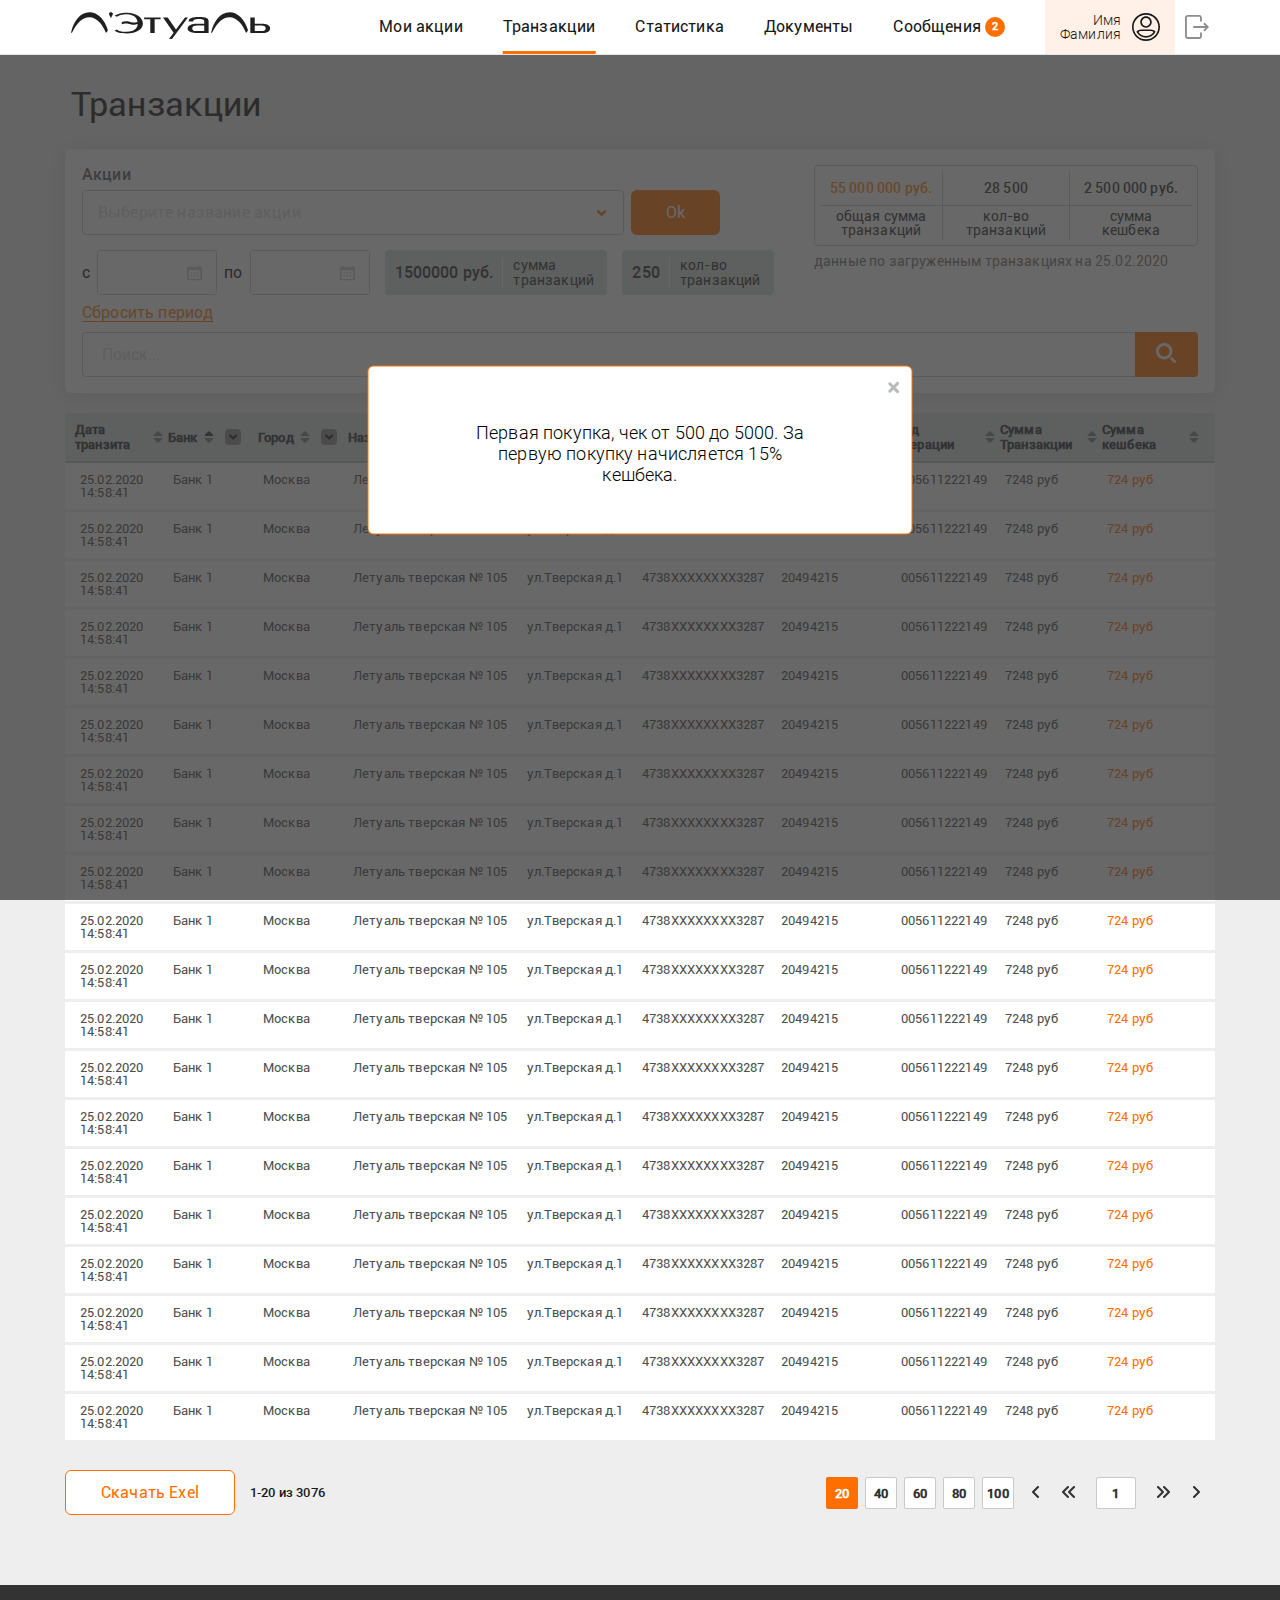
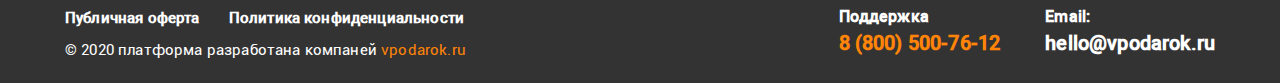
<file: transactions.html>
<!DOCTYPE html>
<html lang="ru">

<head>
    <meta charset="UTF-8">
    <meta name="viewport" content="width=device-width, initial-scale=1.0, user-scalable=no">
    <meta http-equiv="X-UA-Compatible" content="ie=edge">
    <meta name="author" content="borsh">
    <title></title>
    <link href="assets/css/swiper.min.css" rel="stylesheet" type="text/css">
    <link href="assets/css/jquery-ui.css" rel="stylesheet" type="text/css">
    <link href="assets/css/style.css" rel="stylesheet" type="text/css">
    <link href="assets/css/media.css" rel="stylesheet" type="text/css">
</head>
<body class="flex">
   	<div class="v-info v-modal active">
   		<div class="bg"></div>
   		<div class="info">
   			<div class="v-info_close"></div>
   			<div class="text">Первая покупка, чек от 500 до 5000. За первую покупку начисляется 15% кешбека.</div>
   		</div>
   	</div>
    <div class="n-header">
        <div class="b-container">
           <div class="b-row">
          		<div class="n-header_hamburger">
          			<span></span>
          		</div>
           		<a href="#" class="logo">
            		<img src="assets/img/logo.svg"  alt="logo">   
           		</a>
           		<div class="menu-wrapp">
           			<nav class="menu">
           				<div class="menu-item">
           					<a href="stocks.html">Мои акции</a>
           				</div>
           				<div class="menu-item">
           					<a href="transactions.html" class="active">Транзакции</a>
           				</div>
           				<div class="menu-item">
           					<a href="statistics.html">Статистика</a>
           				</div>
           				<div class="menu-item">
           					<a href="documents.html">Документы</a>
           				</div>
           				<div class="menu-item">
           					<a href="messages.html">Сообщения</a>
           					<div class="num">2</div>
           				</div>
           			</nav>
           		</div>
           		<div class="account flex">
           			<div class="account_name">
           				<div>Имя</div>
           				<div>Фамилия</div>
           			</div>
           			<div class="personal-account">
						<a href="profile.html" class="personal-account_ic">
							<svg width="28" height="28" viewBox="0 0 28 28" fill="none" xmlns="http://www.w3.org/2000/svg">
								<path d="M14 0C6.28037 0 0 6.28037 0 14C0 21.7196 6.28037 28 14 28C21.7196 28 28 21.7196 28 14C28 6.28037 21.7196 0 14 0ZM14 26.3594C7.18501 26.3594 1.64062 20.815 1.64062 14C1.64062 7.18501 7.18501 1.64062 14 1.64062C20.815 1.64062 26.3594 7.18501 26.3594 14C26.3594 20.815 20.815 26.3594 14 26.3594Z" />
								<path d="M14 14.7656C17.1662 14.7656 19.7422 12.1897 19.7422 9.02344C19.7422 5.8572 17.1662 3.28125 14 3.28125C10.8338 3.28125 8.25781 5.8572 8.25781 9.02344C8.25781 12.1897 10.8338 14.7656 14 14.7656ZM14 4.92188C16.2616 4.92188 18.1016 6.76184 18.1016 9.02344C18.1016 11.285 16.2616 13.125 14 13.125C11.7384 13.125 9.89844 11.285 9.89844 9.02344C9.89844 6.76184 11.7384 4.92188 14 4.92188Z"/>
								<path d="M23.223 18.3445C22.1329 17.1127 20.5652 16.4062 18.9219 16.4062H9.07813C7.43482 16.4062 5.8671 17.1127 4.77701 18.3445L4.38818 18.784L4.67836 19.2939C6.58241 22.6401 10.1543 24.7188 14 24.7188C17.8457 24.7188 21.4176 22.6401 23.3217 19.2939L23.6119 18.7839L23.223 18.3445ZM14 23.0781C10.9519 23.0781 8.10682 21.5361 6.43218 19.0151C7.16784 18.3943 8.10447 18.0469 9.07813 18.0469H18.9219C19.8955 18.0469 20.8322 18.3943 21.5678 19.0151C19.8932 21.5361 17.0481 23.0781 14 23.0781Z"/>
							</svg>
						</a>
           			</div>
           		</div>
           		<div class="log-off">
           			<a href="#" class="log-off_ic">
           				<svg width="24" height="24" viewBox="0 0 24 24" fill="none" xmlns="http://www.w3.org/2000/svg">
							<g clip-path="url(#clip0)">
							<path d="M15.0385 17.4278H16.9125V21.1758C16.9125 22.7258 15.6515 23.9866 14.1015 23.9866H2.81085C1.26105 23.9866 0 22.7258 0 21.1758V2.81085C0 1.26105 1.26105 0 2.81085 0H14.1015C15.6515 0 16.9125 1.26105 16.9125 2.81085V6.55884H15.0385V2.81085C15.0385 2.29431 14.6182 1.8739 14.1015 1.8739H2.81085C2.29431 1.8739 1.8739 2.29431 1.8739 2.81085V21.1758C1.8739 21.6923 2.29431 22.1127 2.81085 22.1127H14.1015C14.6182 22.1127 15.0385 21.6923 15.0385 21.1758V17.4278ZM19.5829 7.57617L18.2578 8.90131L20.4128 11.0565H8.2923V12.9304H20.4128L18.2578 15.0853L19.5829 16.4105L24 11.9934L19.5829 7.57617Z"/>
							</g>
							<defs>
							<clipPath id="clip0">
							<rect width="24" height="24" fill="white"/>
							</clipPath>
							</defs>
						</svg>
           			</a>
           		</div>
           </div>
        </div>
        <div class="n-header_line-bottom"></div>
    </div>
    <div class="panel-wrapp transactions-page">
    	<div class="b-container">
    		<div class="panel">
    			<div class="panel_title">Транзакции</div>
    			<div class="data-wrapper flex b-rs6">
    				<div class="data_search">
    					<div class="title">Акции</div>
    					<div class="select-wrapp flex">
							<select class="b-select b-select_stocks" b-select-name="Выберите название акции">
								<option value="0">Выберите название</option>
								<option value="1">Название акции</option>
								<option value="2">Название акции</option>
								<option value="2">Название акции</option>
								<option value="2">Название акции</option>
								<option value="2">Название акции</option>
								<option value="1">Название акции</option>
								<option value="2">Название акции</option>
								<option value="2">Название акции</option>
								<option value="2">Название акции</option>
								<option value="2">Название акции</option>
								<option value="1">Название акции</option>
								<option value="2">Название акции</option>
								<option value="2">Название акции</option>
								<option value="2">Название акции</option>
								<option value="2">Название акции</option>
							</select>
    						<div class="btn btn-orange">Ok</div>
    					</div>
    					<div class="set-period-wrapp flex">
							<div class="flex">
								<span>c</span>
								<label>
									<input type="text" name="form-data" id="from">
									<svg width="15" height="15" viewBox="0 0 15 15" fill="none" xmlns="http://www.w3.org/2000/svg">
										<path d="M5.25 6.75H3.75V8.25H5.25V6.75Z"/>
										<path d="M8.25 6.75H6.75V8.25H8.25V6.75Z"/>
										<path d="M11.25 6.75H9.75V8.25H11.25V6.75Z"/>
										<path d="M5.25 9.75H3.75V11.25H5.25V9.75Z"/>
										<path d="M8.25 9.75H6.75V11.25H8.25V9.75Z"/>
										<path d="M11.25 9.75H9.75V11.25H11.25V9.75Z"/>
										<path d="M14.25 1.5H12.75V0.75C12.75 0.3 12.45 0 12 0C11.55 0 11.25 0.3 11.25 0.75V1.5H3.75V0.75C3.75 0.3 3.45 0 3 0C2.55 0 2.25 0.3 2.25 0.75V1.5H0.75C0.3 1.5 0 1.8 0 2.25V14.25C0 14.7 0.3 15 0.75 15H14.25C14.625 15 15 14.7 15 14.25V2.25C15 1.8 14.625 1.5 14.25 1.5ZM13.5 13.5H1.5V4.5H13.5V13.5Z"/>
									</svg>
								</label>
								<span>по</span>
								<label>
									<input type="text" name="to-data" id="to">
									<svg width="15" height="15" viewBox="0 0 15 15" fill="none" xmlns="http://www.w3.org/2000/svg">
										<path d="M5.25 6.75H3.75V8.25H5.25V6.75Z"/>
										<path d="M8.25 6.75H6.75V8.25H8.25V6.75Z"/>
										<path d="M11.25 6.75H9.75V8.25H11.25V6.75Z"/>
										<path d="M5.25 9.75H3.75V11.25H5.25V9.75Z"/>
										<path d="M8.25 9.75H6.75V11.25H8.25V9.75Z"/>
										<path d="M11.25 9.75H9.75V11.25H11.25V9.75Z"/>
										<path d="M14.25 1.5H12.75V0.75C12.75 0.3 12.45 0 12 0C11.55 0 11.25 0.3 11.25 0.75V1.5H3.75V0.75C3.75 0.3 3.45 0 3 0C2.55 0 2.25 0.3 2.25 0.75V1.5H0.75C0.3 1.5 0 1.8 0 2.25V14.25C0 14.7 0.3 15 0.75 15H14.25C14.625 15 15 14.7 15 14.25V2.25C15 1.8 14.625 1.5 14.25 1.5ZM13.5 13.5H1.5V4.5H13.5V13.5Z"/>
									</svg>
								</label>
							</div>
							<div class="transaction_amount-wrapper flex">
								<div class="amount-wrapper">
									<span class="amount">1500000</span>
									<span class="text">руб.</span>
								</div>
								<div class="title">сумма транзакций</div>
							</div>
							<div class="transaction_quantity-wrapper flex">
								<div class="quantity">250</div>
								<div class="title">кол-во транзакций</div>
							</div>
    					</div>
    					<div class="btn-reset orange">Сбросить период</div>
    				</div>
    				<div class="received-data-wrapper">
						<table>
							<tbody>
								<tr>
									<td class="total-amount orange">55 000 000 <span>руб.</span></td>
									<td class="quantity">28 500</td>
									<td class="cashback-amount">2 500 000 <span>руб.</span></td>
								</tr>
								<tr>
									<th class="">общая сумма транзакций</th>
									<th class="">кол-во транзакций</th>
									<th class="">сумма<br> кешбека</th>
								</tr>
							</tbody>
						</table>
   						<div class="date-download">данные по загруженным транзакциях на <span>25.02.2020</span></div>
    				</div>
    				<div class="b-search-container">
    					<form class="search flex">
    						<input type="search" placeholder="Поиск...">
    						<button type="submit">
    							<img src="assets/img/icons/btn_search.png">
    						</button>
    					</form>
    				</div>
    			</div>
    			<div class="panel_table transactions-page_table">
    				<div class="panel_table_titles">
    					<div class="date">
    						<div class="text">Дата транзита</div>
    						<div class="arrows">
    							<div class="up">
    								<svg width="10" height="5" viewBox="0 0 10 5" fill="none" xmlns="http://www.w3.org/2000/svg">
										<path d="M1.18221 4.90904H8.81846C8.96619 4.90904 9.09408 4.8551 9.20199 4.74713C9.30984 4.63919 9.36399 4.51137 9.36399 4.36363C9.36399 4.2159 9.30987 4.08814 9.20199 3.98005L5.38385 0.161911C5.27597 0.0540898 5.14817 0 5.00035 0C4.85253 0 4.72474 0.0540898 4.61677 0.161911L0.79863 3.98005C0.690659 4.08802 0.636719 4.2159 0.636719 4.36363C0.636719 4.51134 0.690659 4.63919 0.79863 4.74713C0.90672 4.8551 1.03451 4.90904 1.18221 4.90904Z"/>
									</svg>
    							</div>
    							<div class="down">
    								<svg width="10" height="5" viewBox="0 0 10 5" fill="none" xmlns="http://www.w3.org/2000/svg">
										<path d="M8.81846 0.0910645H1.18221C1.03439 0.0910645 0.906601 0.145035 0.79863 0.252886C0.690659 0.360857 0.636719 0.488649 0.636719 0.636381C0.636719 0.784113 0.690659 0.911994 0.79863 1.01991L4.61677 4.83798C4.72486 4.94595 4.85265 5.00001 5.00035 5.00001C5.14806 5.00001 5.27597 4.94595 5.38385 4.83798L9.20199 1.01988C9.30984 0.911994 9.36399 0.784113 9.36399 0.636351C9.36399 0.488648 9.30987 0.360857 9.20199 0.252856C9.0941 0.144915 8.96619 0.0910645 8.81846 0.0910645Z" />
								</svg>
    							</div>
    						</div>
    					</div>
    					<div class="bank">
    						<div class="text">Банк</div>
    						<div class="arrows">
    							<div class="up active">
    								<svg width="10" height="5" viewBox="0 0 10 5" fill="none" xmlns="http://www.w3.org/2000/svg">
										<path d="M1.18221 4.90904H8.81846C8.96619 4.90904 9.09408 4.8551 9.20199 4.74713C9.30984 4.63919 9.36399 4.51137 9.36399 4.36363C9.36399 4.2159 9.30987 4.08814 9.20199 3.98005L5.38385 0.161911C5.27597 0.0540898 5.14817 0 5.00035 0C4.85253 0 4.72474 0.0540898 4.61677 0.161911L0.79863 3.98005C0.690659 4.08802 0.636719 4.2159 0.636719 4.36363C0.636719 4.51134 0.690659 4.63919 0.79863 4.74713C0.90672 4.8551 1.03451 4.90904 1.18221 4.90904Z" />
									</svg>
    							</div>
    							<div class="down">
    								<svg width="10" height="5" viewBox="0 0 10 5" fill="none" xmlns="http://www.w3.org/2000/svg">
										<path d="M8.81846 0.0910645H1.18221C1.03439 0.0910645 0.906601 0.145035 0.79863 0.252886C0.690659 0.360857 0.636719 0.488649 0.636719 0.636381C0.636719 0.784113 0.690659 0.911994 0.79863 1.01991L4.61677 4.83798C4.72486 4.94595 4.85265 5.00001 5.00035 5.00001C5.14806 5.00001 5.27597 4.94595 5.38385 4.83798L9.20199 1.01988C9.30984 0.911994 9.36399 0.784113 9.36399 0.636351C9.36399 0.488648 9.30987 0.360857 9.20199 0.252856C9.0941 0.144915 8.96619 0.0910645 8.81846 0.0910645Z" />
								</svg>
    							</div>
    						</div>
    						<div class="btn-ic flex">
    							<svg width="8" height="6" viewBox="0 0 8 6" fill="none" xmlns="http://www.w3.org/2000/svg">
									<path d="M-2.95639e-05 1.56537C-2.95639e-05 1.31991 0.0905399 1.07428 0.272721 0.882364C0.649949 0.485667 1.2775 0.469848 1.67437 0.846901L4.00692 3.06472L6.32331 0.849161C6.71879 0.470717 7.34634 0.484624 7.72496 0.880278C8.10358 1.27611 8.0895 1.90349 7.69384 2.28193L4.69462 5.15112C4.31218 5.51687 3.70984 5.51757 3.32618 5.15338L0.308184 2.28436C0.103578 2.08914 -2.95639e-05 1.82787 -2.95639e-05 1.56537Z"/>
								</svg>
    						</div>
    						<div class="bank_item-list item-list">
    							<form class="b-search flex">
    								<input type="search" placeholder="Поиск">
    								<button>
    									<img src="assets/img/icons/btn_search-black.png">
    								</button>
    							</form>
    							<div class="item-list_block">
    								<label class="b-checkbox">
										<input type="checkbox" name="promotion-days" value="Банк1">
										<div>Банк 1</div>
									</label>
   									<label class="b-checkbox">
										<input type="checkbox" name="promotion-days" value="Банк2">
										<div>Банк 2</div>
									</label>
   									<label class="b-checkbox">
										<input type="checkbox" name="promotion-days" value="Банк3">
										<div>Банк 3</div>
									</label>
   									<label class="b-checkbox">
										<input type="checkbox" name="promotion-days" value="Банк4">
										<div>Банк 4</div>
									</label>
   									<label class="b-checkbox">
										<input type="checkbox" name="promotion-days" value="Банк5">
										<div>Банк 5</div>
									</label>
   									<label class="b-checkbox">
										<input type="checkbox" name="promotion-days" value="Банк6">
										<div>Банк 6</div>
									</label>
   									<label class="b-checkbox">
										<input type="checkbox" name="promotion-days" value="Банк7">
										<div>Банк 7</div>
									</label>
   									<label class="b-checkbox">
										<input type="checkbox" name="promotion-days" value="Банк8">
										<div>Банк 8</div>
									</label>
    							</div>
    							<div class="btn-ok btn-orange">Ок</div>
    							<div class="btn-cancel btn-white">Отмена</div>
    						</div>
    					</div>
    					<div class="town">
    						<div class="text">Город</div>
    						<div class="arrows">
    							<div class="up">
    								<svg width="10" height="5" viewBox="0 0 10 5" fill="none" xmlns="http://www.w3.org/2000/svg">
										<path d="M1.18221 4.90904H8.81846C8.96619 4.90904 9.09408 4.8551 9.20199 4.74713C9.30984 4.63919 9.36399 4.51137 9.36399 4.36363C9.36399 4.2159 9.30987 4.08814 9.20199 3.98005L5.38385 0.161911C5.27597 0.0540898 5.14817 0 5.00035 0C4.85253 0 4.72474 0.0540898 4.61677 0.161911L0.79863 3.98005C0.690659 4.08802 0.636719 4.2159 0.636719 4.36363C0.636719 4.51134 0.690659 4.63919 0.79863 4.74713C0.90672 4.8551 1.03451 4.90904 1.18221 4.90904Z" />
									</svg>
    							</div>
    							<div class="down">
    								<svg width="10" height="5" viewBox="0 0 10 5" fill="none" xmlns="http://www.w3.org/2000/svg">
										<path d="M8.81846 0.0910645H1.18221C1.03439 0.0910645 0.906601 0.145035 0.79863 0.252886C0.690659 0.360857 0.636719 0.488649 0.636719 0.636381C0.636719 0.784113 0.690659 0.911994 0.79863 1.01991L4.61677 4.83798C4.72486 4.94595 4.85265 5.00001 5.00035 5.00001C5.14806 5.00001 5.27597 4.94595 5.38385 4.83798L9.20199 1.01988C9.30984 0.911994 9.36399 0.784113 9.36399 0.636351C9.36399 0.488648 9.30987 0.360857 9.20199 0.252856C9.0941 0.144915 8.96619 0.0910645 8.81846 0.0910645Z" />
								</svg>
    							</div>
    						</div>
    						<div class="btn-ic flex">
    							<svg width="8" height="6" viewBox="0 0 8 6" fill="none" xmlns="http://www.w3.org/2000/svg">
									<path d="M-2.95639e-05 1.56537C-2.95639e-05 1.31991 0.0905399 1.07428 0.272721 0.882364C0.649949 0.485667 1.2775 0.469848 1.67437 0.846901L4.00692 3.06472L6.32331 0.849161C6.71879 0.470717 7.34634 0.484624 7.72496 0.880278C8.10358 1.27611 8.0895 1.90349 7.69384 2.28193L4.69462 5.15112C4.31218 5.51687 3.70984 5.51757 3.32618 5.15338L0.308184 2.28436C0.103578 2.08914 -2.95639e-05 1.82787 -2.95639e-05 1.56537Z"/>
								</svg>
    						</div>
    						<div class="town_item-list item-list">
    							<form class="b-search flex">
    								<input type="search" placeholder="Поиск">
    								<button>
    									<img src="assets/img/icons/btn_search-black.png">
    								</button>
    							</form>
    							<div class="item-list_block">
    								<label class="b-checkbox">
										<input type="checkbox" name="promotion-days" value="Банк1">
										<div>Город 1</div>
									</label>
   									<label class="b-checkbox">
										<input type="checkbox" name="promotion-days" value="Банк2">
										<div>Город 2</div>
									</label>
   									<label class="b-checkbox">
										<input type="checkbox" name="promotion-days" value="Банк3">
										<div>Город 3</div>
									</label>
   									<label class="b-checkbox">
										<input type="checkbox" name="promotion-days" value="Банк4">
										<div>Город 4</div>
									</label>
   									<label class="b-checkbox">
										<input type="checkbox" name="promotion-days" value="Банк5">
										<div>Город 5</div>
									</label>
   									<label class="b-checkbox">
										<input type="checkbox" name="promotion-days" value="Банк6">
										<div>Город 6</div>
									</label>
   									<label class="b-checkbox">
										<input type="checkbox" name="promotion-days" value="Банк7">
										<div>Город 7</div>
									</label>
   									<label class="b-checkbox">
										<input type="checkbox" name="promotion-days" value="Банк8">
										<div>Город 8</div>
									</label>
    							</div>
    							<div class="btn-ok btn-orange">Ок</div>
    							<div class="btn-cancel btn-white">Отмена</div>
    						</div>
    					</div>
    					<div class="name-shop">
    						<div class="text">Название магазина</div>
    						<div class="arrows">
    							<div class="up">
    								<svg width="10" height="5" viewBox="0 0 10 5" fill="none" xmlns="http://www.w3.org/2000/svg">
										<path d="M1.18221 4.90904H8.81846C8.96619 4.90904 9.09408 4.8551 9.20199 4.74713C9.30984 4.63919 9.36399 4.51137 9.36399 4.36363C9.36399 4.2159 9.30987 4.08814 9.20199 3.98005L5.38385 0.161911C5.27597 0.0540898 5.14817 0 5.00035 0C4.85253 0 4.72474 0.0540898 4.61677 0.161911L0.79863 3.98005C0.690659 4.08802 0.636719 4.2159 0.636719 4.36363C0.636719 4.51134 0.690659 4.63919 0.79863 4.74713C0.90672 4.8551 1.03451 4.90904 1.18221 4.90904Z" />
									</svg>
    							</div>
    							<div class="down">
    								<svg width="10" height="5" viewBox="0 0 10 5" fill="none" xmlns="http://www.w3.org/2000/svg">
										<path d="M8.81846 0.0910645H1.18221C1.03439 0.0910645 0.906601 0.145035 0.79863 0.252886C0.690659 0.360857 0.636719 0.488649 0.636719 0.636381C0.636719 0.784113 0.690659 0.911994 0.79863 1.01991L4.61677 4.83798C4.72486 4.94595 4.85265 5.00001 5.00035 5.00001C5.14806 5.00001 5.27597 4.94595 5.38385 4.83798L9.20199 1.01988C9.30984 0.911994 9.36399 0.784113 9.36399 0.636351C9.36399 0.488648 9.30987 0.360857 9.20199 0.252856C9.0941 0.144915 8.96619 0.0910645 8.81846 0.0910645Z" />
								</svg>
    							</div>
    						</div>
    						<div class="btn-ic flex">
    							<svg width="8" height="6" viewBox="0 0 8 6" fill="none" xmlns="http://www.w3.org/2000/svg">
									<path d="M-2.95639e-05 1.56537C-2.95639e-05 1.31991 0.0905399 1.07428 0.272721 0.882364C0.649949 0.485667 1.2775 0.469848 1.67437 0.846901L4.00692 3.06472L6.32331 0.849161C6.71879 0.470717 7.34634 0.484624 7.72496 0.880278C8.10358 1.27611 8.0895 1.90349 7.69384 2.28193L4.69462 5.15112C4.31218 5.51687 3.70984 5.51757 3.32618 5.15338L0.308184 2.28436C0.103578 2.08914 -2.95639e-05 1.82787 -2.95639e-05 1.56537Z"/>
								</svg>
    						</div>
    						<div class="name-shop_item-list item-list">
    							<form class="b-search flex">
    								<input type="search" placeholder="Поиск">
    								<button>
    									<img src="assets/img/icons/btn_search-black.png">
    								</button>
    							</form>
    							<div class="item-list_block">
    								<label class="b-checkbox">
										<input type="checkbox" name="promotion-days" value="Банк1">
										<div>Название магазина 1</div>
									</label>
   									<label class="b-checkbox">
										<input type="checkbox" name="promotion-days" value="Банк2">
										<div>Название магазина 2</div>
									</label>
   									<label class="b-checkbox">
										<input type="checkbox" name="promotion-days" value="Банк3">
										<div>Название магазина 3</div>
									</label>
   									<label class="b-checkbox">
										<input type="checkbox" name="promotion-days" value="Банк4">
										<div>Название магазина 4</div>
									</label>
   									<label class="b-checkbox">
										<input type="checkbox" name="promotion-days" value="Банк5">
										<div>Название магазина 5</div>
									</label>
   									<label class="b-checkbox">
										<input type="checkbox" name="promotion-days" value="Банк6">
										<div>Название магазина 6</div>
									</label>
   									<label class="b-checkbox">
										<input type="checkbox" name="promotion-days" value="Банк7">
										<div>Название магазина 7</div>
									</label>
   									<label class="b-checkbox">
										<input type="checkbox" name="promotion-days" value="Банк8">
										<div>Название магазина 8</div>
									</label>
    							</div>
    							<div class="btn-ok btn-orange">Ок</div>
    							<div class="btn-cancel btn-white">Отмена</div>
    						</div>
    					</div>
    					<div class="address">
    						<div class="text">Адрес</div>
    						<div class="arrows">
    							<div class="up">
    								<svg width="10" height="5" viewBox="0 0 10 5" fill="none" xmlns="http://www.w3.org/2000/svg">
										<path d="M1.18221 4.90904H8.81846C8.96619 4.90904 9.09408 4.8551 9.20199 4.74713C9.30984 4.63919 9.36399 4.51137 9.36399 4.36363C9.36399 4.2159 9.30987 4.08814 9.20199 3.98005L5.38385 0.161911C5.27597 0.0540898 5.14817 0 5.00035 0C4.85253 0 4.72474 0.0540898 4.61677 0.161911L0.79863 3.98005C0.690659 4.08802 0.636719 4.2159 0.636719 4.36363C0.636719 4.51134 0.690659 4.63919 0.79863 4.74713C0.90672 4.8551 1.03451 4.90904 1.18221 4.90904Z" />
									</svg>
    							</div>
    							<div class="down">
    								<svg width="10" height="5" viewBox="0 0 10 5" fill="none" xmlns="http://www.w3.org/2000/svg">
										<path d="M8.81846 0.0910645H1.18221C1.03439 0.0910645 0.906601 0.145035 0.79863 0.252886C0.690659 0.360857 0.636719 0.488649 0.636719 0.636381C0.636719 0.784113 0.690659 0.911994 0.79863 1.01991L4.61677 4.83798C4.72486 4.94595 4.85265 5.00001 5.00035 5.00001C5.14806 5.00001 5.27597 4.94595 5.38385 4.83798L9.20199 1.01988C9.30984 0.911994 9.36399 0.784113 9.36399 0.636351C9.36399 0.488648 9.30987 0.360857 9.20199 0.252856C9.0941 0.144915 8.96619 0.0910645 8.81846 0.0910645Z" />
								</svg>
    							</div>
    						</div>
    					</div>
    					<div class="card-number">
    						<div class="text">Номер карты</div>
    						<div class="arrows">
    							<div class="up">
    								<svg width="10" height="5" viewBox="0 0 10 5" fill="none" xmlns="http://www.w3.org/2000/svg">
										<path d="M1.18221 4.90904H8.81846C8.96619 4.90904 9.09408 4.8551 9.20199 4.74713C9.30984 4.63919 9.36399 4.51137 9.36399 4.36363C9.36399 4.2159 9.30987 4.08814 9.20199 3.98005L5.38385 0.161911C5.27597 0.0540898 5.14817 0 5.00035 0C4.85253 0 4.72474 0.0540898 4.61677 0.161911L0.79863 3.98005C0.690659 4.08802 0.636719 4.2159 0.636719 4.36363C0.636719 4.51134 0.690659 4.63919 0.79863 4.74713C0.90672 4.8551 1.03451 4.90904 1.18221 4.90904Z" />
									</svg>
    							</div>
    							<div class="down">
    								<svg width="10" height="5" viewBox="0 0 10 5" fill="none" xmlns="http://www.w3.org/2000/svg">
										<path d="M8.81846 0.0910645H1.18221C1.03439 0.0910645 0.906601 0.145035 0.79863 0.252886C0.690659 0.360857 0.636719 0.488649 0.636719 0.636381C0.636719 0.784113 0.690659 0.911994 0.79863 1.01991L4.61677 4.83798C4.72486 4.94595 4.85265 5.00001 5.00035 5.00001C5.14806 5.00001 5.27597 4.94595 5.38385 4.83798L9.20199 1.01988C9.30984 0.911994 9.36399 0.784113 9.36399 0.636351C9.36399 0.488648 9.30987 0.360857 9.20199 0.252856C9.0941 0.144915 8.96619 0.0910645 8.81846 0.0910645Z" />
								</svg>
    							</div>
    						</div>
    					</div> 
    					<div class="terminal-number">
    						<div class="text">Номер терминала</div>
    						<div class="arrows">
    							<div class="up">
    								<svg width="10" height="5" viewBox="0 0 10 5" fill="none" xmlns="http://www.w3.org/2000/svg">
										<path d="M1.18221 4.90904H8.81846C8.96619 4.90904 9.09408 4.8551 9.20199 4.74713C9.30984 4.63919 9.36399 4.51137 9.36399 4.36363C9.36399 4.2159 9.30987 4.08814 9.20199 3.98005L5.38385 0.161911C5.27597 0.0540898 5.14817 0 5.00035 0C4.85253 0 4.72474 0.0540898 4.61677 0.161911L0.79863 3.98005C0.690659 4.08802 0.636719 4.2159 0.636719 4.36363C0.636719 4.51134 0.690659 4.63919 0.79863 4.74713C0.90672 4.8551 1.03451 4.90904 1.18221 4.90904Z" />
									</svg>
    							</div>
    							<div class="down">
    								<svg width="10" height="5" viewBox="0 0 10 5" fill="none" xmlns="http://www.w3.org/2000/svg">
										<path d="M8.81846 0.0910645H1.18221C1.03439 0.0910645 0.906601 0.145035 0.79863 0.252886C0.690659 0.360857 0.636719 0.488649 0.636719 0.636381C0.636719 0.784113 0.690659 0.911994 0.79863 1.01991L4.61677 4.83798C4.72486 4.94595 4.85265 5.00001 5.00035 5.00001C5.14806 5.00001 5.27597 4.94595 5.38385 4.83798L9.20199 1.01988C9.30984 0.911994 9.36399 0.784113 9.36399 0.636351C9.36399 0.488648 9.30987 0.360857 9.20199 0.252856C9.0941 0.144915 8.96619 0.0910645 8.81846 0.0910645Z" />
								</svg>
    							</div>
    						</div>
    						
    						<div class="btn-ic flex">
    							<svg width="8" height="6" viewBox="0 0 8 6" fill="none" xmlns="http://www.w3.org/2000/svg">
									<path d="M-2.95639e-05 1.56537C-2.95639e-05 1.31991 0.0905399 1.07428 0.272721 0.882364C0.649949 0.485667 1.2775 0.469848 1.67437 0.846901L4.00692 3.06472L6.32331 0.849161C6.71879 0.470717 7.34634 0.484624 7.72496 0.880278C8.10358 1.27611 8.0895 1.90349 7.69384 2.28193L4.69462 5.15112C4.31218 5.51687 3.70984 5.51757 3.32618 5.15338L0.308184 2.28436C0.103578 2.08914 -2.95639e-05 1.82787 -2.95639e-05 1.56537Z"/>
								</svg>
    						</div>
    						<div class="card-number_item-list item-list">
    							<form class="b-search flex">
    								<input type="search" placeholder="Поиск">
    								<button>
    									<img src="assets/img/icons/btn_search-black.png">
    								</button>
    							</form>
    							<div class="item-list_block">
    								<label class="b-checkbox">
										<input type="checkbox" name="promotion-days" value="Банк1">
										<div>Номер терминала 1</div>
									</label>
   									<label class="b-checkbox">
										<input type="checkbox" name="promotion-days" value="Банк2">
										<div>Номер терминала 2</div>
									</label>
   									<label class="b-checkbox">
										<input type="checkbox" name="promotion-days" value="Банк3">
										<div>Номер терминала 3</div>
									</label>
   									<label class="b-checkbox">
										<input type="checkbox" name="promotion-days" value="Банк4">
										<div>Номер терминала 4</div>
									</label>
   									<label class="b-checkbox">
										<input type="checkbox" name="promotion-days" value="Банк5">
										<div>Номер терминала 5</div>
									</label>
   									<label class="b-checkbox">
										<input type="checkbox" name="promotion-days" value="Банк6">
										<div>Номер терминала 6</div>
									</label>
   									<label class="b-checkbox">
										<input type="checkbox" name="promotion-days" value="Банк7">
										<div>Номер терминала 7</div>
									</label>
   									<label class="b-checkbox">
										<input type="checkbox" name="promotion-days" value="Банк8">
										<div>Номер терминала 8</div>
									</label>
    							</div>
    							<div class="btn-ok btn-orange">Ок</div>
    							<div class="btn-cancel btn-white">Отмена</div>
    						</div>
    					</div>
    					<div class="operation-code">
    						<div class="text">Код операции</div>
    						<div class="arrows">
    							<div class="up">
    								<svg width="10" height="5" viewBox="0 0 10 5" fill="none" xmlns="http://www.w3.org/2000/svg">
										<path d="M1.18221 4.90904H8.81846C8.96619 4.90904 9.09408 4.8551 9.20199 4.74713C9.30984 4.63919 9.36399 4.51137 9.36399 4.36363C9.36399 4.2159 9.30987 4.08814 9.20199 3.98005L5.38385 0.161911C5.27597 0.0540898 5.14817 0 5.00035 0C4.85253 0 4.72474 0.0540898 4.61677 0.161911L0.79863 3.98005C0.690659 4.08802 0.636719 4.2159 0.636719 4.36363C0.636719 4.51134 0.690659 4.63919 0.79863 4.74713C0.90672 4.8551 1.03451 4.90904 1.18221 4.90904Z" />
									</svg>
    							</div>
    							<div class="down">
    								<svg width="10" height="5" viewBox="0 0 10 5" fill="none" xmlns="http://www.w3.org/2000/svg">
										<path d="M8.81846 0.0910645H1.18221C1.03439 0.0910645 0.906601 0.145035 0.79863 0.252886C0.690659 0.360857 0.636719 0.488649 0.636719 0.636381C0.636719 0.784113 0.690659 0.911994 0.79863 1.01991L4.61677 4.83798C4.72486 4.94595 4.85265 5.00001 5.00035 5.00001C5.14806 5.00001 5.27597 4.94595 5.38385 4.83798L9.20199 1.01988C9.30984 0.911994 9.36399 0.784113 9.36399 0.636351C9.36399 0.488648 9.30987 0.360857 9.20199 0.252856C9.0941 0.144915 8.96619 0.0910645 8.81846 0.0910645Z" />
								</svg>
    							</div>
    						</div>
    					</div>
    					<div class="transaction-amount">
    						<div class="text">Сумма Транзакции</div>
    						<div class="arrows">
    							<div class="up">
    								<svg width="10" height="5" viewBox="0 0 10 5" fill="none" xmlns="http://www.w3.org/2000/svg">
										<path d="M1.18221 4.90904H8.81846C8.96619 4.90904 9.09408 4.8551 9.20199 4.74713C9.30984 4.63919 9.36399 4.51137 9.36399 4.36363C9.36399 4.2159 9.30987 4.08814 9.20199 3.98005L5.38385 0.161911C5.27597 0.0540898 5.14817 0 5.00035 0C4.85253 0 4.72474 0.0540898 4.61677 0.161911L0.79863 3.98005C0.690659 4.08802 0.636719 4.2159 0.636719 4.36363C0.636719 4.51134 0.690659 4.63919 0.79863 4.74713C0.90672 4.8551 1.03451 4.90904 1.18221 4.90904Z" />
									</svg>
    							</div>
    							<div class="down">
    								<svg width="10" height="5" viewBox="0 0 10 5" fill="none" xmlns="http://www.w3.org/2000/svg">
										<path d="M8.81846 0.0910645H1.18221C1.03439 0.0910645 0.906601 0.145035 0.79863 0.252886C0.690659 0.360857 0.636719 0.488649 0.636719 0.636381C0.636719 0.784113 0.690659 0.911994 0.79863 1.01991L4.61677 4.83798C4.72486 4.94595 4.85265 5.00001 5.00035 5.00001C5.14806 5.00001 5.27597 4.94595 5.38385 4.83798L9.20199 1.01988C9.30984 0.911994 9.36399 0.784113 9.36399 0.636351C9.36399 0.488648 9.30987 0.360857 9.20199 0.252856C9.0941 0.144915 8.96619 0.0910645 8.81846 0.0910645Z" />
								</svg>
    							</div>
    						</div>
    					</div>
    					<div class="cashback-amount">
    						<div class="text">Сумма кешбека</div>
    						<div class="arrows">
    							<div class="up">
    								<svg width="10" height="5" viewBox="0 0 10 5" fill="none" xmlns="http://www.w3.org/2000/svg">
										<path d="M1.18221 4.90904H8.81846C8.96619 4.90904 9.09408 4.8551 9.20199 4.74713C9.30984 4.63919 9.36399 4.51137 9.36399 4.36363C9.36399 4.2159 9.30987 4.08814 9.20199 3.98005L5.38385 0.161911C5.27597 0.0540898 5.14817 0 5.00035 0C4.85253 0 4.72474 0.0540898 4.61677 0.161911L0.79863 3.98005C0.690659 4.08802 0.636719 4.2159 0.636719 4.36363C0.636719 4.51134 0.690659 4.63919 0.79863 4.74713C0.90672 4.8551 1.03451 4.90904 1.18221 4.90904Z" />
									</svg>
    							</div>
    							<div class="down">
    								<svg width="10" height="5" viewBox="0 0 10 5" fill="none" xmlns="http://www.w3.org/2000/svg">
										<path d="M8.81846 0.0910645H1.18221C1.03439 0.0910645 0.906601 0.145035 0.79863 0.252886C0.690659 0.360857 0.636719 0.488649 0.636719 0.636381C0.636719 0.784113 0.690659 0.911994 0.79863 1.01991L4.61677 4.83798C4.72486 4.94595 4.85265 5.00001 5.00035 5.00001C5.14806 5.00001 5.27597 4.94595 5.38385 4.83798L9.20199 1.01988C9.30984 0.911994 9.36399 0.784113 9.36399 0.636351C9.36399 0.488648 9.30987 0.360857 9.20199 0.252856C9.0941 0.144915 8.96619 0.0910645 8.81846 0.0910645Z" />
								</svg>
    							</div>
    						</div>
    					</div>
    				</div>
    				<div class="panel_table-item table-item flex">
    					<div class="panel_table-item_show table-item_show flex">
    						<div class="date">
    							<span class="dey">25.02.2020</span>
    							<span class="time">14:58:41</span>
    						</div>
    					</div>
    					<div class="panel_table-item_block table_block">
    						<div class="bank">
    							<div class="table-title">
    								<div class="text">Банк</div>
    								<div class="btn-ic flex">
    							<svg width="8" height="6" viewBox="0 0 8 6" fill="none" xmlns="http://www.w3.org/2000/svg">
									<path d="M-2.95639e-05 1.56537C-2.95639e-05 1.31991 0.0905399 1.07428 0.272721 0.882364C0.649949 0.485667 1.2775 0.469848 1.67437 0.846901L4.00692 3.06472L6.32331 0.849161C6.71879 0.470717 7.34634 0.484624 7.72496 0.880278C8.10358 1.27611 8.0895 1.90349 7.69384 2.28193L4.69462 5.15112C4.31218 5.51687 3.70984 5.51757 3.32618 5.15338L0.308184 2.28436C0.103578 2.08914 -2.95639e-05 1.82787 -2.95639e-05 1.56537Z"/>
								</svg>
    						</div>
    								<div class="bank_item-list item-list">
    							<form class="b-search flex">
    								<input type="search" placeholder="Поиск">
    								<button>
    									<img src="assets/img/icons/btn_search-black.png">
    								</button>
    							</form>
    							<div class="item-list_block">
    								<label class="b-checkbox">
										<input type="checkbox" name="promotion-days" value="Банк1">
										<div>Банк 1</div>
									</label>
   									<label class="b-checkbox">
										<input type="checkbox" name="promotion-days" value="Банк2">
										<div>Банк 2</div>
									</label>
   									<label class="b-checkbox">
										<input type="checkbox" name="promotion-days" value="Банк3">
										<div>Банк 3</div>
									</label>
   									<label class="b-checkbox">
										<input type="checkbox" name="promotion-days" value="Банк4">
										<div>Банк 4</div>
									</label>
   									<label class="b-checkbox">
										<input type="checkbox" name="promotion-days" value="Банк5">
										<div>Банк 5</div>
									</label>
   									<label class="b-checkbox">
										<input type="checkbox" name="promotion-days" value="Банк6">
										<div>Банк 6</div>
									</label>
   									<label class="b-checkbox">
										<input type="checkbox" name="promotion-days" value="Банк7">
										<div>Банк 7</div>
									</label>
   									<label class="b-checkbox">
										<input type="checkbox" name="promotion-days" value="Банк8">
										<div>Банк 8</div>
									</label>
    							</div>
    							<div class="btn-ok btn-orange">Ок</div>
    							<div class="btn-cancel btn-white">Отмена</div>
    						</div>
    							</div>
    							<span>Банк 1</span>
    						</div>
    						<div class="town">
    							<div class="table-title">
    								<div class="text">Город</div>
    								<div class="btn-ic flex">
    							<svg width="8" height="6" viewBox="0 0 8 6" fill="none" xmlns="http://www.w3.org/2000/svg">
									<path d="M-2.95639e-05 1.56537C-2.95639e-05 1.31991 0.0905399 1.07428 0.272721 0.882364C0.649949 0.485667 1.2775 0.469848 1.67437 0.846901L4.00692 3.06472L6.32331 0.849161C6.71879 0.470717 7.34634 0.484624 7.72496 0.880278C8.10358 1.27611 8.0895 1.90349 7.69384 2.28193L4.69462 5.15112C4.31218 5.51687 3.70984 5.51757 3.32618 5.15338L0.308184 2.28436C0.103578 2.08914 -2.95639e-05 1.82787 -2.95639e-05 1.56537Z"/>
								</svg>
    						</div>
    								<div class="town_item-list item-list">
    							<form class="b-search flex">
    								<input type="search" placeholder="Поиск">
    								<button>
    									<img src="assets/img/icons/btn_search-black.png">
    								</button>
    							</form>
    							<div class="item-list_block">
    								<label class="b-checkbox">
										<input type="checkbox" name="promotion-days" value="Банк1">
										<div>Город 1</div>
									</label>
   									<label class="b-checkbox">
										<input type="checkbox" name="promotion-days" value="Банк2">
										<div>Город 2</div>
									</label>
   									<label class="b-checkbox">
										<input type="checkbox" name="promotion-days" value="Банк3">
										<div>Город 3</div>
									</label>
   									<label class="b-checkbox">
										<input type="checkbox" name="promotion-days" value="Банк4">
										<div>Город 4</div>
									</label>
   									<label class="b-checkbox">
										<input type="checkbox" name="promotion-days" value="Банк5">
										<div>Город 5</div>
									</label>
   									<label class="b-checkbox">
										<input type="checkbox" name="promotion-days" value="Банк6">
										<div>Город 6</div>
									</label>
   									<label class="b-checkbox">
										<input type="checkbox" name="promotion-days" value="Банк7">
										<div>Город 7</div>
									</label>
   									<label class="b-checkbox">
										<input type="checkbox" name="promotion-days" value="Банк8">
										<div>Город 8</div>
									</label>
    							</div>
    							<div class="btn-ok btn-orange">Ок</div>
    							<div class="btn-cancel btn-white">Отмена</div>
    						</div>
    							</div>
    							<span>Москва</span>
    						</div>
    						<div class="name-shop">
    							<div class="table-title">
    								<div class="text">Название магазина</div>
    								<div class="btn-ic flex">
    							<svg width="8" height="6" viewBox="0 0 8 6" fill="none" xmlns="http://www.w3.org/2000/svg">
									<path d="M-2.95639e-05 1.56537C-2.95639e-05 1.31991 0.0905399 1.07428 0.272721 0.882364C0.649949 0.485667 1.2775 0.469848 1.67437 0.846901L4.00692 3.06472L6.32331 0.849161C6.71879 0.470717 7.34634 0.484624 7.72496 0.880278C8.10358 1.27611 8.0895 1.90349 7.69384 2.28193L4.69462 5.15112C4.31218 5.51687 3.70984 5.51757 3.32618 5.15338L0.308184 2.28436C0.103578 2.08914 -2.95639e-05 1.82787 -2.95639e-05 1.56537Z"/>
								</svg>
    						</div>
    								<div class="name-shop_item-list item-list">
    							<form class="b-search flex">
    								<input type="search" placeholder="Поиск">
    								<button>
    									<img src="assets/img/icons/btn_search-black.png">
    								</button>
    							</form>
    							<div class="item-list_block">
    								<label class="b-checkbox">
										<input type="checkbox" name="promotion-days" value="Банк1">
										<div>Название магазина 1</div>
									</label>
   									<label class="b-checkbox">
										<input type="checkbox" name="promotion-days" value="Банк2">
										<div>Название магазина 2</div>
									</label>
   									<label class="b-checkbox">
										<input type="checkbox" name="promotion-days" value="Банк3">
										<div>Название магазина 3</div>
									</label>
   									<label class="b-checkbox">
										<input type="checkbox" name="promotion-days" value="Банк4">
										<div>Название магазина 4</div>
									</label>
   									<label class="b-checkbox">
										<input type="checkbox" name="promotion-days" value="Банк5">
										<div>Название магазина 5</div>
									</label>
   									<label class="b-checkbox">
										<input type="checkbox" name="promotion-days" value="Банк6">
										<div>Название магазина 6</div>
									</label>
   									<label class="b-checkbox">
										<input type="checkbox" name="promotion-days" value="Банк7">
										<div>Название магазина 7</div>
									</label>
   									<label class="b-checkbox">
										<input type="checkbox" name="promotion-days" value="Банк8">
										<div>Название магазина 8</div>
									</label>
    							</div>
    							<div class="btn-ok btn-orange">Ок</div>
    							<div class="btn-cancel btn-white">Отмена</div>
    						</div>	
    							</div>
    							<span>Летуаль тверская № 105</span>
    						</div>
    						<div class="address">
    							<div class="table-title">
    								<div class="text">Адрес</div>
    							</div>
    							<span>ул.Тверская д.1</span>
    						</div>
    						<div class="card-number">
    							<div class="table-title">
    								<div class="text">Номер карты</div>
    							</div>
    							<span>4738XXXXXXXX3287</span>
    						</div>
    						<div class="terminal-number">
    							<div class="table-title">
    								<div class="text">Номер терминала</div>
    								<div class="btn-ic flex">
    							<svg width="8" height="6" viewBox="0 0 8 6" fill="none" xmlns="http://www.w3.org/2000/svg">
									<path d="M-2.95639e-05 1.56537C-2.95639e-05 1.31991 0.0905399 1.07428 0.272721 0.882364C0.649949 0.485667 1.2775 0.469848 1.67437 0.846901L4.00692 3.06472L6.32331 0.849161C6.71879 0.470717 7.34634 0.484624 7.72496 0.880278C8.10358 1.27611 8.0895 1.90349 7.69384 2.28193L4.69462 5.15112C4.31218 5.51687 3.70984 5.51757 3.32618 5.15338L0.308184 2.28436C0.103578 2.08914 -2.95639e-05 1.82787 -2.95639e-05 1.56537Z"/>
								</svg>
    						</div>
    								<div class="card-number_item-list item-list">
    							<form class="b-search flex">
    								<input type="search" placeholder="Поиск">
    								<button>
    									<img src="assets/img/icons/btn_search-black.png">
    								</button>
    							</form>
    							<div class="item-list_block">
    								<label class="b-checkbox">
										<input type="checkbox" name="promotion-days" value="Банк1">
										<div>Номер терминала 1</div>
									</label>
   									<label class="b-checkbox">
										<input type="checkbox" name="promotion-days" value="Банк2">
										<div>Номер терминала 2</div>
									</label>
   									<label class="b-checkbox">
										<input type="checkbox" name="promotion-days" value="Банк3">
										<div>Номер терминала 3</div>
									</label>
   									<label class="b-checkbox">
										<input type="checkbox" name="promotion-days" value="Банк4">
										<div>Номер терминала 4</div>
									</label>
   									<label class="b-checkbox">
										<input type="checkbox" name="promotion-days" value="Банк5">
										<div>Номер терминала 5</div>
									</label>
   									<label class="b-checkbox">
										<input type="checkbox" name="promotion-days" value="Банк6">
										<div>Номер терминала 6</div>
									</label>
   									<label class="b-checkbox">
										<input type="checkbox" name="promotion-days" value="Банк7">
										<div>Номер терминала 7</div>
									</label>
   									<label class="b-checkbox">
										<input type="checkbox" name="promotion-days" value="Банк8">
										<div>Номер терминала 8</div>
									</label>
    							</div>
    							<div class="btn-ok btn-orange">Ок</div>
    							<div class="btn-cancel btn-white">Отмена</div>
    						</div>
    							</div>
    							<span>20494215</span>
    						</div>
    						<div class="operation-code">
    							<div class="table-title">
    								<div class="text">Код операции</div>
    							</div>
    							<span>005611222149</span>
    						</div>
    						<div class="transaction-amount">
    							<div class="table-title">
    								<div class="text">Сумма Транзакции</div>
    							</div>
    							<span>7248 руб</span>
    						</div>
    						<div class="cashback-amount">
    							<div class="table-title">
    								<div class="text">Сумма кешбека</div>
    							</div>
    							<span>724 руб</span>
    							<div class="info-window">
    								<div>- номер покупки</div>
    								<div>- границы суммы</div>
    								<div>- итоговый процент</div>
    								<div>- можно ещё сумму  + процент наглядно показать</div>
    							</div>
    						</div>
    					</div>
    					<div class="panel_table-btn table_btn">
    						<svg xmlns="http://www.w3.org/2000/svg" viewBox="0 0 18 10.63">
								<path d="M17.71.89l-.59-.6A1,1,0,0,0,16.43,0a1,1,0,0,0-.7.28L9,7,2.27.29A1,1,0,0,0,1.57,0,.94.94,0,0,0,.88.29L.29.88a1,1,0,0,0,0,1.39l8,8.05a1,1,0,0,0,.69.31H9a1,1,0,0,0,.69-.31l8-8a1,1,0,0,0,.29-.7A1,1,0,0,0,17.71.89Z" />
							</svg>
    					</div>
    				</div>
    				<div class="panel_table-item table-item flex">
    					<div class="panel_table-item_show table-item_show flex">
    						<div class="date">
    							<span class="dey">25.02.2020</span>
    							<span class="time">14:58:41</span>
    						</div>
    					</div>
    					<div class="panel_table-item_block table_block">
    						<div class="bank">
    							<div class="table-title">
    								<div class="text">Банк</div>
    								<div class="btn-ic flex">
    							<svg width="8" height="6" viewBox="0 0 8 6" fill="none" xmlns="http://www.w3.org/2000/svg">
									<path d="M-2.95639e-05 1.56537C-2.95639e-05 1.31991 0.0905399 1.07428 0.272721 0.882364C0.649949 0.485667 1.2775 0.469848 1.67437 0.846901L4.00692 3.06472L6.32331 0.849161C6.71879 0.470717 7.34634 0.484624 7.72496 0.880278C8.10358 1.27611 8.0895 1.90349 7.69384 2.28193L4.69462 5.15112C4.31218 5.51687 3.70984 5.51757 3.32618 5.15338L0.308184 2.28436C0.103578 2.08914 -2.95639e-05 1.82787 -2.95639e-05 1.56537Z"/>
								</svg>
    						</div>
    								<div class="bank_item-list item-list">
    							<form class="b-search flex">
    								<input type="search" placeholder="Поиск">
    								<button>
    									<img src="assets/img/icons/btn_search-black.png">
    								</button>
    							</form>
    							<div class="item-list_block">
    								<label class="b-checkbox">
										<input type="checkbox" name="promotion-days" value="Банк1">
										<div>Банк 1</div>
									</label>
   									<label class="b-checkbox">
										<input type="checkbox" name="promotion-days" value="Банк2">
										<div>Банк 2</div>
									</label>
   									<label class="b-checkbox">
										<input type="checkbox" name="promotion-days" value="Банк3">
										<div>Банк 3</div>
									</label>
   									<label class="b-checkbox">
										<input type="checkbox" name="promotion-days" value="Банк4">
										<div>Банк 4</div>
									</label>
   									<label class="b-checkbox">
										<input type="checkbox" name="promotion-days" value="Банк5">
										<div>Банк 5</div>
									</label>
   									<label class="b-checkbox">
										<input type="checkbox" name="promotion-days" value="Банк6">
										<div>Банк 6</div>
									</label>
   									<label class="b-checkbox">
										<input type="checkbox" name="promotion-days" value="Банк7">
										<div>Банк 7</div>
									</label>
   									<label class="b-checkbox">
										<input type="checkbox" name="promotion-days" value="Банк8">
										<div>Банк 8</div>
									</label>
    							</div>
    							<div class="btn-ok btn-orange">Ок</div>
    							<div class="btn-cancel btn-white">Отмена</div>
    						</div>
    							</div>
    							<span>Банк 1</span>
    						</div>
    						<div class="town">
    							<div class="table-title">
    								<div class="text">Город</div>
    								<div class="btn-ic flex">
    							<svg width="8" height="6" viewBox="0 0 8 6" fill="none" xmlns="http://www.w3.org/2000/svg">
									<path d="M-2.95639e-05 1.56537C-2.95639e-05 1.31991 0.0905399 1.07428 0.272721 0.882364C0.649949 0.485667 1.2775 0.469848 1.67437 0.846901L4.00692 3.06472L6.32331 0.849161C6.71879 0.470717 7.34634 0.484624 7.72496 0.880278C8.10358 1.27611 8.0895 1.90349 7.69384 2.28193L4.69462 5.15112C4.31218 5.51687 3.70984 5.51757 3.32618 5.15338L0.308184 2.28436C0.103578 2.08914 -2.95639e-05 1.82787 -2.95639e-05 1.56537Z"/>
								</svg>
    						</div>
    								<div class="town_item-list item-list">
    							<form class="b-search flex">
    								<input type="search" placeholder="Поиск">
    								<button>
    									<img src="assets/img/icons/btn_search-black.png">
    								</button>
    							</form>
    							<div class="item-list_block">
    								<label class="b-checkbox">
										<input type="checkbox" name="promotion-days" value="Банк1">
										<div>Город 1</div>
									</label>
   									<label class="b-checkbox">
										<input type="checkbox" name="promotion-days" value="Банк2">
										<div>Город 2</div>
									</label>
   									<label class="b-checkbox">
										<input type="checkbox" name="promotion-days" value="Банк3">
										<div>Город 3</div>
									</label>
   									<label class="b-checkbox">
										<input type="checkbox" name="promotion-days" value="Банк4">
										<div>Город 4</div>
									</label>
   									<label class="b-checkbox">
										<input type="checkbox" name="promotion-days" value="Банк5">
										<div>Город 5</div>
									</label>
   									<label class="b-checkbox">
										<input type="checkbox" name="promotion-days" value="Банк6">
										<div>Город 6</div>
									</label>
   									<label class="b-checkbox">
										<input type="checkbox" name="promotion-days" value="Банк7">
										<div>Город 7</div>
									</label>
   									<label class="b-checkbox">
										<input type="checkbox" name="promotion-days" value="Банк8">
										<div>Город 8</div>
									</label>
    							</div>
    							<div class="btn-ok btn-orange">Ок</div>
    							<div class="btn-cancel btn-white">Отмена</div>
    						</div>
    							</div>
    							<span>Москва</span>
    						</div>
    						<div class="name-shop">
    							<div class="table-title">
    								<div class="text">Название магазина</div>
    								<div class="btn-ic flex">
    							<svg width="8" height="6" viewBox="0 0 8 6" fill="none" xmlns="http://www.w3.org/2000/svg">
									<path d="M-2.95639e-05 1.56537C-2.95639e-05 1.31991 0.0905399 1.07428 0.272721 0.882364C0.649949 0.485667 1.2775 0.469848 1.67437 0.846901L4.00692 3.06472L6.32331 0.849161C6.71879 0.470717 7.34634 0.484624 7.72496 0.880278C8.10358 1.27611 8.0895 1.90349 7.69384 2.28193L4.69462 5.15112C4.31218 5.51687 3.70984 5.51757 3.32618 5.15338L0.308184 2.28436C0.103578 2.08914 -2.95639e-05 1.82787 -2.95639e-05 1.56537Z"/>
								</svg>
    						</div>
    								<div class="name-shop_item-list item-list">
    							<form class="b-search flex">
    								<input type="search" placeholder="Поиск">
    								<button>
    									<img src="assets/img/icons/btn_search-black.png">
    								</button>
    							</form>
    							<div class="item-list_block">
    								<label class="b-checkbox">
										<input type="checkbox" name="promotion-days" value="Банк1">
										<div>Название магазина 1</div>
									</label>
   									<label class="b-checkbox">
										<input type="checkbox" name="promotion-days" value="Банк2">
										<div>Название магазина 2</div>
									</label>
   									<label class="b-checkbox">
										<input type="checkbox" name="promotion-days" value="Банк3">
										<div>Название магазина 3</div>
									</label>
   									<label class="b-checkbox">
										<input type="checkbox" name="promotion-days" value="Банк4">
										<div>Название магазина 4</div>
									</label>
   									<label class="b-checkbox">
										<input type="checkbox" name="promotion-days" value="Банк5">
										<div>Название магазина 5</div>
									</label>
   									<label class="b-checkbox">
										<input type="checkbox" name="promotion-days" value="Банк6">
										<div>Название магазина 6</div>
									</label>
   									<label class="b-checkbox">
										<input type="checkbox" name="promotion-days" value="Банк7">
										<div>Название магазина 7</div>
									</label>
   									<label class="b-checkbox">
										<input type="checkbox" name="promotion-days" value="Банк8">
										<div>Название магазина 8</div>
									</label>
    							</div>
    							<div class="btn-ok btn-orange">Ок</div>
    							<div class="btn-cancel btn-white">Отмена</div>
    						</div>	
    							</div>
    							<span>Летуаль тверская № 105</span>
    						</div>
    						<div class="address">
    							<div class="table-title">
    								<div class="text">Адрес</div>
    							</div>
    							<span>ул.Тверская д.1</span>
    						</div>
    						<div class="card-number">
    							<div class="table-title">
    								<div class="text">Номер карты</div>
    							</div>
    							<span>4738XXXXXXXX3287</span>
    						</div>
    						<div class="terminal-number">
    							<div class="table-title">
    								<div class="text">Номер терминала</div>
    								<div class="btn-ic flex">
    							<svg width="8" height="6" viewBox="0 0 8 6" fill="none" xmlns="http://www.w3.org/2000/svg">
									<path d="M-2.95639e-05 1.56537C-2.95639e-05 1.31991 0.0905399 1.07428 0.272721 0.882364C0.649949 0.485667 1.2775 0.469848 1.67437 0.846901L4.00692 3.06472L6.32331 0.849161C6.71879 0.470717 7.34634 0.484624 7.72496 0.880278C8.10358 1.27611 8.0895 1.90349 7.69384 2.28193L4.69462 5.15112C4.31218 5.51687 3.70984 5.51757 3.32618 5.15338L0.308184 2.28436C0.103578 2.08914 -2.95639e-05 1.82787 -2.95639e-05 1.56537Z"/>
								</svg>
    						</div>
    								<div class="card-number_item-list item-list">
    							<form class="b-search flex">
    								<input type="search" placeholder="Поиск">
    								<button>
    									<img src="assets/img/icons/btn_search-black.png">
    								</button>
    							</form>
    							<div class="item-list_block">
    								<label class="b-checkbox">
										<input type="checkbox" name="promotion-days" value="Банк1">
										<div>Номер терминала 1</div>
									</label>
   									<label class="b-checkbox">
										<input type="checkbox" name="promotion-days" value="Банк2">
										<div>Номер терминала 2</div>
									</label>
   									<label class="b-checkbox">
										<input type="checkbox" name="promotion-days" value="Банк3">
										<div>Номер терминала 3</div>
									</label>
   									<label class="b-checkbox">
										<input type="checkbox" name="promotion-days" value="Банк4">
										<div>Номер терминала 4</div>
									</label>
   									<label class="b-checkbox">
										<input type="checkbox" name="promotion-days" value="Банк5">
										<div>Номер терминала 5</div>
									</label>
   									<label class="b-checkbox">
										<input type="checkbox" name="promotion-days" value="Банк6">
										<div>Номер терминала 6</div>
									</label>
   									<label class="b-checkbox">
										<input type="checkbox" name="promotion-days" value="Банк7">
										<div>Номер терминала 7</div>
									</label>
   									<label class="b-checkbox">
										<input type="checkbox" name="promotion-days" value="Банк8">
										<div>Номер терминала 8</div>
									</label>
    							</div>
    							<div class="btn-ok btn-orange">Ок</div>
    							<div class="btn-cancel btn-white">Отмена</div>
    						</div>
    							</div>
    							<span>20494215</span>
    						</div>
    						<div class="operation-code">
    							<div class="table-title">
    								<div class="text">Код операции</div>
    							</div>
    							<span>005611222149</span>
    						</div>
    						<div class="transaction-amount">
    							<div class="table-title">
    								<div class="text">Сумма Транзакции</div>
    							</div>
    							<span>7248 руб</span>
    						</div>
    						<div class="cashback-amount">
    							<div class="table-title">
    								<div class="text">Сумма кешбека</div>
    							</div>
    							<span>724 руб</span>
    							<div class="info-window">
    								<div>- номер покупки</div>
    								<div>- границы суммы</div>
    								<div>- итоговый процент</div>
    								<div>- можно ещё сумму  + процент наглядно показать</div>
    							</div>
    						</div>
    					</div>
    					<div class="panel_table-btn table_btn">
    						<svg xmlns="http://www.w3.org/2000/svg" viewBox="0 0 18 10.63">
								<path d="M17.71.89l-.59-.6A1,1,0,0,0,16.43,0a1,1,0,0,0-.7.28L9,7,2.27.29A1,1,0,0,0,1.57,0,.94.94,0,0,0,.88.29L.29.88a1,1,0,0,0,0,1.39l8,8.05a1,1,0,0,0,.69.31H9a1,1,0,0,0,.69-.31l8-8a1,1,0,0,0,.29-.7A1,1,0,0,0,17.71.89Z" />
							</svg>
    					</div>
    				</div>
    				<div class="panel_table-item table-item flex">
    					<div class="panel_table-item_show table-item_show flex">
    						<div class="date">
    							<span class="dey">25.02.2020</span>
    							<span class="time">14:58:41</span>
    						</div>
    					</div>
    					<div class="panel_table-item_block table_block">
    						<div class="bank">
    							<div class="table-title">
    								<div class="text">Банк</div>
    								<div class="btn-ic flex">
    							<svg width="8" height="6" viewBox="0 0 8 6" fill="none" xmlns="http://www.w3.org/2000/svg">
									<path d="M-2.95639e-05 1.56537C-2.95639e-05 1.31991 0.0905399 1.07428 0.272721 0.882364C0.649949 0.485667 1.2775 0.469848 1.67437 0.846901L4.00692 3.06472L6.32331 0.849161C6.71879 0.470717 7.34634 0.484624 7.72496 0.880278C8.10358 1.27611 8.0895 1.90349 7.69384 2.28193L4.69462 5.15112C4.31218 5.51687 3.70984 5.51757 3.32618 5.15338L0.308184 2.28436C0.103578 2.08914 -2.95639e-05 1.82787 -2.95639e-05 1.56537Z"/>
								</svg>
    						</div>
    								<div class="bank_item-list item-list">
    							<form class="b-search flex">
    								<input type="search" placeholder="Поиск">
    								<button>
    									<img src="assets/img/icons/btn_search-black.png">
    								</button>
    							</form>
    							<div class="item-list_block">
    								<label class="b-checkbox">
										<input type="checkbox" name="promotion-days" value="Банк1">
										<div>Банк 1</div>
									</label>
   									<label class="b-checkbox">
										<input type="checkbox" name="promotion-days" value="Банк2">
										<div>Банк 2</div>
									</label>
   									<label class="b-checkbox">
										<input type="checkbox" name="promotion-days" value="Банк3">
										<div>Банк 3</div>
									</label>
   									<label class="b-checkbox">
										<input type="checkbox" name="promotion-days" value="Банк4">
										<div>Банк 4</div>
									</label>
   									<label class="b-checkbox">
										<input type="checkbox" name="promotion-days" value="Банк5">
										<div>Банк 5</div>
									</label>
   									<label class="b-checkbox">
										<input type="checkbox" name="promotion-days" value="Банк6">
										<div>Банк 6</div>
									</label>
   									<label class="b-checkbox">
										<input type="checkbox" name="promotion-days" value="Банк7">
										<div>Банк 7</div>
									</label>
   									<label class="b-checkbox">
										<input type="checkbox" name="promotion-days" value="Банк8">
										<div>Банк 8</div>
									</label>
    							</div>
    							<div class="btn-ok btn-orange">Ок</div>
    							<div class="btn-cancel btn-white">Отмена</div>
    						</div>
    							</div>
    							<span>Банк 1</span>
    						</div>
    						<div class="town">
    							<div class="table-title">
    								<div class="text">Город</div>
    								<div class="btn-ic flex">
    							<svg width="8" height="6" viewBox="0 0 8 6" fill="none" xmlns="http://www.w3.org/2000/svg">
									<path d="M-2.95639e-05 1.56537C-2.95639e-05 1.31991 0.0905399 1.07428 0.272721 0.882364C0.649949 0.485667 1.2775 0.469848 1.67437 0.846901L4.00692 3.06472L6.32331 0.849161C6.71879 0.470717 7.34634 0.484624 7.72496 0.880278C8.10358 1.27611 8.0895 1.90349 7.69384 2.28193L4.69462 5.15112C4.31218 5.51687 3.70984 5.51757 3.32618 5.15338L0.308184 2.28436C0.103578 2.08914 -2.95639e-05 1.82787 -2.95639e-05 1.56537Z"/>
								</svg>
    						</div>
    								<div class="town_item-list item-list">
    							<form class="b-search flex">
    								<input type="search" placeholder="Поиск">
    								<button>
    									<img src="assets/img/icons/btn_search-black.png">
    								</button>
    							</form>
    							<div class="item-list_block">
    								<label class="b-checkbox">
										<input type="checkbox" name="promotion-days" value="Банк1">
										<div>Город 1</div>
									</label>
   									<label class="b-checkbox">
										<input type="checkbox" name="promotion-days" value="Банк2">
										<div>Город 2</div>
									</label>
   									<label class="b-checkbox">
										<input type="checkbox" name="promotion-days" value="Банк3">
										<div>Город 3</div>
									</label>
   									<label class="b-checkbox">
										<input type="checkbox" name="promotion-days" value="Банк4">
										<div>Город 4</div>
									</label>
   									<label class="b-checkbox">
										<input type="checkbox" name="promotion-days" value="Банк5">
										<div>Город 5</div>
									</label>
   									<label class="b-checkbox">
										<input type="checkbox" name="promotion-days" value="Банк6">
										<div>Город 6</div>
									</label>
   									<label class="b-checkbox">
										<input type="checkbox" name="promotion-days" value="Банк7">
										<div>Город 7</div>
									</label>
   									<label class="b-checkbox">
										<input type="checkbox" name="promotion-days" value="Банк8">
										<div>Город 8</div>
									</label>
    							</div>
    							<div class="btn-ok btn-orange">Ок</div>
    							<div class="btn-cancel btn-white">Отмена</div>
    						</div>
    							</div>
    							<span>Москва</span>
    						</div>
    						<div class="name-shop">
    							<div class="table-title">
    								<div class="text">Название магазина</div>
    								<div class="btn-ic flex">
    							<svg width="8" height="6" viewBox="0 0 8 6" fill="none" xmlns="http://www.w3.org/2000/svg">
									<path d="M-2.95639e-05 1.56537C-2.95639e-05 1.31991 0.0905399 1.07428 0.272721 0.882364C0.649949 0.485667 1.2775 0.469848 1.67437 0.846901L4.00692 3.06472L6.32331 0.849161C6.71879 0.470717 7.34634 0.484624 7.72496 0.880278C8.10358 1.27611 8.0895 1.90349 7.69384 2.28193L4.69462 5.15112C4.31218 5.51687 3.70984 5.51757 3.32618 5.15338L0.308184 2.28436C0.103578 2.08914 -2.95639e-05 1.82787 -2.95639e-05 1.56537Z"/>
								</svg>
    						</div>
    								<div class="name-shop_item-list item-list">
    							<form class="b-search flex">
    								<input type="search" placeholder="Поиск">
    								<button>
    									<img src="assets/img/icons/btn_search-black.png">
    								</button>
    							</form>
    							<div class="item-list_block">
    								<label class="b-checkbox">
										<input type="checkbox" name="promotion-days" value="Банк1">
										<div>Название магазина 1</div>
									</label>
   									<label class="b-checkbox">
										<input type="checkbox" name="promotion-days" value="Банк2">
										<div>Название магазина 2</div>
									</label>
   									<label class="b-checkbox">
										<input type="checkbox" name="promotion-days" value="Банк3">
										<div>Название магазина 3</div>
									</label>
   									<label class="b-checkbox">
										<input type="checkbox" name="promotion-days" value="Банк4">
										<div>Название магазина 4</div>
									</label>
   									<label class="b-checkbox">
										<input type="checkbox" name="promotion-days" value="Банк5">
										<div>Название магазина 5</div>
									</label>
   									<label class="b-checkbox">
										<input type="checkbox" name="promotion-days" value="Банк6">
										<div>Название магазина 6</div>
									</label>
   									<label class="b-checkbox">
										<input type="checkbox" name="promotion-days" value="Банк7">
										<div>Название магазина 7</div>
									</label>
   									<label class="b-checkbox">
										<input type="checkbox" name="promotion-days" value="Банк8">
										<div>Название магазина 8</div>
									</label>
    							</div>
    							<div class="btn-ok btn-orange">Ок</div>
    							<div class="btn-cancel btn-white">Отмена</div>
    						</div>	
    							</div>
    							<span>Летуаль тверская № 105</span>
    						</div>
    						<div class="address">
    							<div class="table-title">
    								<div class="text">Адрес</div>
    							</div>
    							<span>ул.Тверская д.1</span>
    						</div>
    						<div class="card-number">
    							<div class="table-title">
    								<div class="text">Номер карты</div>
    							</div>
    							<span>4738XXXXXXXX3287</span>
    						</div>
    						<div class="terminal-number">
    							<div class="table-title">
    								<div class="text">Номер терминала</div>
    								<div class="btn-ic flex">
    							<svg width="8" height="6" viewBox="0 0 8 6" fill="none" xmlns="http://www.w3.org/2000/svg">
									<path d="M-2.95639e-05 1.56537C-2.95639e-05 1.31991 0.0905399 1.07428 0.272721 0.882364C0.649949 0.485667 1.2775 0.469848 1.67437 0.846901L4.00692 3.06472L6.32331 0.849161C6.71879 0.470717 7.34634 0.484624 7.72496 0.880278C8.10358 1.27611 8.0895 1.90349 7.69384 2.28193L4.69462 5.15112C4.31218 5.51687 3.70984 5.51757 3.32618 5.15338L0.308184 2.28436C0.103578 2.08914 -2.95639e-05 1.82787 -2.95639e-05 1.56537Z"/>
								</svg>
    						</div>
    								<div class="card-number_item-list item-list">
    							<form class="b-search flex">
    								<input type="search" placeholder="Поиск">
    								<button>
    									<img src="assets/img/icons/btn_search-black.png">
    								</button>
    							</form>
    							<div class="item-list_block">
    								<label class="b-checkbox">
										<input type="checkbox" name="promotion-days" value="Банк1">
										<div>Номер терминала 1</div>
									</label>
   									<label class="b-checkbox">
										<input type="checkbox" name="promotion-days" value="Банк2">
										<div>Номер терминала 2</div>
									</label>
   									<label class="b-checkbox">
										<input type="checkbox" name="promotion-days" value="Банк3">
										<div>Номер терминала 3</div>
									</label>
   									<label class="b-checkbox">
										<input type="checkbox" name="promotion-days" value="Банк4">
										<div>Номер терминала 4</div>
									</label>
   									<label class="b-checkbox">
										<input type="checkbox" name="promotion-days" value="Банк5">
										<div>Номер терминала 5</div>
									</label>
   									<label class="b-checkbox">
										<input type="checkbox" name="promotion-days" value="Банк6">
										<div>Номер терминала 6</div>
									</label>
   									<label class="b-checkbox">
										<input type="checkbox" name="promotion-days" value="Банк7">
										<div>Номер терминала 7</div>
									</label>
   									<label class="b-checkbox">
										<input type="checkbox" name="promotion-days" value="Банк8">
										<div>Номер терминала 8</div>
									</label>
    							</div>
    							<div class="btn-ok btn-orange">Ок</div>
    							<div class="btn-cancel btn-white">Отмена</div>
    						</div>
    							</div>
    							<span>20494215</span>
    						</div>
    						<div class="operation-code">
    							<div class="table-title">
    								<div class="text">Код операции</div>
    							</div>
    							<span>005611222149</span>
    						</div>
    						<div class="transaction-amount">
    							<div class="table-title">
    								<div class="text">Сумма Транзакции</div>
    							</div>
    							<span>7248 руб</span>
    						</div>
    						<div class="cashback-amount">
    							<div class="table-title">
    								<div class="text">Сумма кешбека</div>
    							</div>
    							<span>724 руб</span>
    							<div class="info-window">
    								<div>- номер покупки</div>
    								<div>- границы суммы</div>
    								<div>- итоговый процент</div>
    								<div>- можно ещё сумму  + процент наглядно показать</div>
    							</div>
    						</div>
    					</div>
    					<div class="panel_table-btn table_btn">
    						<svg xmlns="http://www.w3.org/2000/svg" viewBox="0 0 18 10.63">
								<path d="M17.71.89l-.59-.6A1,1,0,0,0,16.43,0a1,1,0,0,0-.7.28L9,7,2.27.29A1,1,0,0,0,1.57,0,.94.94,0,0,0,.88.29L.29.88a1,1,0,0,0,0,1.39l8,8.05a1,1,0,0,0,.69.31H9a1,1,0,0,0,.69-.31l8-8a1,1,0,0,0,.29-.7A1,1,0,0,0,17.71.89Z" />
							</svg>
    					</div>
    				</div>
    				<div class="panel_table-item table-item flex">
    					<div class="panel_table-item_show table-item_show flex">
    						<div class="date">
    							<span class="dey">25.02.2020</span>
    							<span class="time">14:58:41</span>
    						</div>
    					</div>
    					<div class="panel_table-item_block table_block">
    						<div class="bank">
    							<div class="table-title">
    								<div class="text">Банк</div>
    								<div class="btn-ic flex">
    							<svg width="8" height="6" viewBox="0 0 8 6" fill="none" xmlns="http://www.w3.org/2000/svg">
									<path d="M-2.95639e-05 1.56537C-2.95639e-05 1.31991 0.0905399 1.07428 0.272721 0.882364C0.649949 0.485667 1.2775 0.469848 1.67437 0.846901L4.00692 3.06472L6.32331 0.849161C6.71879 0.470717 7.34634 0.484624 7.72496 0.880278C8.10358 1.27611 8.0895 1.90349 7.69384 2.28193L4.69462 5.15112C4.31218 5.51687 3.70984 5.51757 3.32618 5.15338L0.308184 2.28436C0.103578 2.08914 -2.95639e-05 1.82787 -2.95639e-05 1.56537Z"/>
								</svg>
    						</div>
    								<div class="bank_item-list item-list">
    							<form class="b-search flex">
    								<input type="search" placeholder="Поиск">
    								<button>
    									<img src="assets/img/icons/btn_search-black.png">
    								</button>
    							</form>
    							<div class="item-list_block">
    								<label class="b-checkbox">
										<input type="checkbox" name="promotion-days" value="Банк1">
										<div>Банк 1</div>
									</label>
   									<label class="b-checkbox">
										<input type="checkbox" name="promotion-days" value="Банк2">
										<div>Банк 2</div>
									</label>
   									<label class="b-checkbox">
										<input type="checkbox" name="promotion-days" value="Банк3">
										<div>Банк 3</div>
									</label>
   									<label class="b-checkbox">
										<input type="checkbox" name="promotion-days" value="Банк4">
										<div>Банк 4</div>
									</label>
   									<label class="b-checkbox">
										<input type="checkbox" name="promotion-days" value="Банк5">
										<div>Банк 5</div>
									</label>
   									<label class="b-checkbox">
										<input type="checkbox" name="promotion-days" value="Банк6">
										<div>Банк 6</div>
									</label>
   									<label class="b-checkbox">
										<input type="checkbox" name="promotion-days" value="Банк7">
										<div>Банк 7</div>
									</label>
   									<label class="b-checkbox">
										<input type="checkbox" name="promotion-days" value="Банк8">
										<div>Банк 8</div>
									</label>
    							</div>
    							<div class="btn-ok btn-orange">Ок</div>
    							<div class="btn-cancel btn-white">Отмена</div>
    						</div>
    							</div>
    							<span>Банк 1</span>
    						</div>
    						<div class="town">
    							<div class="table-title">
    								<div class="text">Город</div>
    								<div class="btn-ic flex">
    							<svg width="8" height="6" viewBox="0 0 8 6" fill="none" xmlns="http://www.w3.org/2000/svg">
									<path d="M-2.95639e-05 1.56537C-2.95639e-05 1.31991 0.0905399 1.07428 0.272721 0.882364C0.649949 0.485667 1.2775 0.469848 1.67437 0.846901L4.00692 3.06472L6.32331 0.849161C6.71879 0.470717 7.34634 0.484624 7.72496 0.880278C8.10358 1.27611 8.0895 1.90349 7.69384 2.28193L4.69462 5.15112C4.31218 5.51687 3.70984 5.51757 3.32618 5.15338L0.308184 2.28436C0.103578 2.08914 -2.95639e-05 1.82787 -2.95639e-05 1.56537Z"/>
								</svg>
    						</div>
    								<div class="town_item-list item-list">
    							<form class="b-search flex">
    								<input type="search" placeholder="Поиск">
    								<button>
    									<img src="assets/img/icons/btn_search-black.png">
    								</button>
    							</form>
    							<div class="item-list_block">
    								<label class="b-checkbox">
										<input type="checkbox" name="promotion-days" value="Банк1">
										<div>Город 1</div>
									</label>
   									<label class="b-checkbox">
										<input type="checkbox" name="promotion-days" value="Банк2">
										<div>Город 2</div>
									</label>
   									<label class="b-checkbox">
										<input type="checkbox" name="promotion-days" value="Банк3">
										<div>Город 3</div>
									</label>
   									<label class="b-checkbox">
										<input type="checkbox" name="promotion-days" value="Банк4">
										<div>Город 4</div>
									</label>
   									<label class="b-checkbox">
										<input type="checkbox" name="promotion-days" value="Банк5">
										<div>Город 5</div>
									</label>
   									<label class="b-checkbox">
										<input type="checkbox" name="promotion-days" value="Банк6">
										<div>Город 6</div>
									</label>
   									<label class="b-checkbox">
										<input type="checkbox" name="promotion-days" value="Банк7">
										<div>Город 7</div>
									</label>
   									<label class="b-checkbox">
										<input type="checkbox" name="promotion-days" value="Банк8">
										<div>Город 8</div>
									</label>
    							</div>
    							<div class="btn-ok btn-orange">Ок</div>
    							<div class="btn-cancel btn-white">Отмена</div>
    						</div>
    							</div>
    							<span>Москва</span>
    						</div>
    						<div class="name-shop">
    							<div class="table-title">
    								<div class="text">Название магазина</div>
    								<div class="btn-ic flex">
    							<svg width="8" height="6" viewBox="0 0 8 6" fill="none" xmlns="http://www.w3.org/2000/svg">
									<path d="M-2.95639e-05 1.56537C-2.95639e-05 1.31991 0.0905399 1.07428 0.272721 0.882364C0.649949 0.485667 1.2775 0.469848 1.67437 0.846901L4.00692 3.06472L6.32331 0.849161C6.71879 0.470717 7.34634 0.484624 7.72496 0.880278C8.10358 1.27611 8.0895 1.90349 7.69384 2.28193L4.69462 5.15112C4.31218 5.51687 3.70984 5.51757 3.32618 5.15338L0.308184 2.28436C0.103578 2.08914 -2.95639e-05 1.82787 -2.95639e-05 1.56537Z"/>
								</svg>
    						</div>
    								<div class="name-shop_item-list item-list">
    							<form class="b-search flex">
    								<input type="search" placeholder="Поиск">
    								<button>
    									<img src="assets/img/icons/btn_search-black.png">
    								</button>
    							</form>
    							<div class="item-list_block">
    								<label class="b-checkbox">
										<input type="checkbox" name="promotion-days" value="Банк1">
										<div>Название магазина 1</div>
									</label>
   									<label class="b-checkbox">
										<input type="checkbox" name="promotion-days" value="Банк2">
										<div>Название магазина 2</div>
									</label>
   									<label class="b-checkbox">
										<input type="checkbox" name="promotion-days" value="Банк3">
										<div>Название магазина 3</div>
									</label>
   									<label class="b-checkbox">
										<input type="checkbox" name="promotion-days" value="Банк4">
										<div>Название магазина 4</div>
									</label>
   									<label class="b-checkbox">
										<input type="checkbox" name="promotion-days" value="Банк5">
										<div>Название магазина 5</div>
									</label>
   									<label class="b-checkbox">
										<input type="checkbox" name="promotion-days" value="Банк6">
										<div>Название магазина 6</div>
									</label>
   									<label class="b-checkbox">
										<input type="checkbox" name="promotion-days" value="Банк7">
										<div>Название магазина 7</div>
									</label>
   									<label class="b-checkbox">
										<input type="checkbox" name="promotion-days" value="Банк8">
										<div>Название магазина 8</div>
									</label>
    							</div>
    							<div class="btn-ok btn-orange">Ок</div>
    							<div class="btn-cancel btn-white">Отмена</div>
    						</div>	
    							</div>
    							<span>Летуаль тверская № 105</span>
    						</div>
    						<div class="address">
    							<div class="table-title">
    								<div class="text">Адрес</div>
    							</div>
    							<span>ул.Тверская д.1</span>
    						</div>
    						<div class="card-number">
    							<div class="table-title">
    								<div class="text">Номер карты</div>
    							</div>
    							<span>4738XXXXXXXX3287</span>
    						</div>
    						<div class="terminal-number">
    							<div class="table-title">
    								<div class="text">Номер терминала</div>
    								<div class="btn-ic flex">
    							<svg width="8" height="6" viewBox="0 0 8 6" fill="none" xmlns="http://www.w3.org/2000/svg">
									<path d="M-2.95639e-05 1.56537C-2.95639e-05 1.31991 0.0905399 1.07428 0.272721 0.882364C0.649949 0.485667 1.2775 0.469848 1.67437 0.846901L4.00692 3.06472L6.32331 0.849161C6.71879 0.470717 7.34634 0.484624 7.72496 0.880278C8.10358 1.27611 8.0895 1.90349 7.69384 2.28193L4.69462 5.15112C4.31218 5.51687 3.70984 5.51757 3.32618 5.15338L0.308184 2.28436C0.103578 2.08914 -2.95639e-05 1.82787 -2.95639e-05 1.56537Z"/>
								</svg>
    						</div>
    								<div class="card-number_item-list item-list">
    							<form class="b-search flex">
    								<input type="search" placeholder="Поиск">
    								<button>
    									<img src="assets/img/icons/btn_search-black.png">
    								</button>
    							</form>
    							<div class="item-list_block">
    								<label class="b-checkbox">
										<input type="checkbox" name="promotion-days" value="Банк1">
										<div>Номер терминала 1</div>
									</label>
   									<label class="b-checkbox">
										<input type="checkbox" name="promotion-days" value="Банк2">
										<div>Номер терминала 2</div>
									</label>
   									<label class="b-checkbox">
										<input type="checkbox" name="promotion-days" value="Банк3">
										<div>Номер терминала 3</div>
									</label>
   									<label class="b-checkbox">
										<input type="checkbox" name="promotion-days" value="Банк4">
										<div>Номер терминала 4</div>
									</label>
   									<label class="b-checkbox">
										<input type="checkbox" name="promotion-days" value="Банк5">
										<div>Номер терминала 5</div>
									</label>
   									<label class="b-checkbox">
										<input type="checkbox" name="promotion-days" value="Банк6">
										<div>Номер терминала 6</div>
									</label>
   									<label class="b-checkbox">
										<input type="checkbox" name="promotion-days" value="Банк7">
										<div>Номер терминала 7</div>
									</label>
   									<label class="b-checkbox">
										<input type="checkbox" name="promotion-days" value="Банк8">
										<div>Номер терминала 8</div>
									</label>
    							</div>
    							<div class="btn-ok btn-orange">Ок</div>
    							<div class="btn-cancel btn-white">Отмена</div>
    						</div>
    							</div>
    							<span>20494215</span>
    						</div>
    						<div class="operation-code">
    							<div class="table-title">
    								<div class="text">Код операции</div>
    							</div>
    							<span>005611222149</span>
    						</div>
    						<div class="transaction-amount">
    							<div class="table-title">
    								<div class="text">Сумма Транзакции</div>
    							</div>
    							<span>7248 руб</span>
    						</div>
    						<div class="cashback-amount">
    							<div class="table-title">
    								<div class="text">Сумма кешбека</div>
    							</div>
    							<span>724 руб</span>
    							<div class="info-window">
    								<div>- номер покупки</div>
    								<div>- границы суммы</div>
    								<div>- итоговый процент</div>
    								<div>- можно ещё сумму  + процент наглядно показать</div>
    							</div>
    						</div>
    					</div>
    					<div class="panel_table-btn table_btn">
    						<svg xmlns="http://www.w3.org/2000/svg" viewBox="0 0 18 10.63">
								<path d="M17.71.89l-.59-.6A1,1,0,0,0,16.43,0a1,1,0,0,0-.7.28L9,7,2.27.29A1,1,0,0,0,1.57,0,.94.94,0,0,0,.88.29L.29.88a1,1,0,0,0,0,1.39l8,8.05a1,1,0,0,0,.69.31H9a1,1,0,0,0,.69-.31l8-8a1,1,0,0,0,.29-.7A1,1,0,0,0,17.71.89Z" />
							</svg>
    					</div>
    				</div>
    				<div class="panel_table-item table-item flex">
    					<div class="panel_table-item_show table-item_show flex">
    						<div class="date">
    							<span class="dey">25.02.2020</span>
    							<span class="time">14:58:41</span>
    						</div>
    					</div>
    					<div class="panel_table-item_block table_block">
    						<div class="bank">
    							<div class="table-title">
    								<div class="text">Банк</div>
    								<div class="btn-ic flex">
    							<svg width="8" height="6" viewBox="0 0 8 6" fill="none" xmlns="http://www.w3.org/2000/svg">
									<path d="M-2.95639e-05 1.56537C-2.95639e-05 1.31991 0.0905399 1.07428 0.272721 0.882364C0.649949 0.485667 1.2775 0.469848 1.67437 0.846901L4.00692 3.06472L6.32331 0.849161C6.71879 0.470717 7.34634 0.484624 7.72496 0.880278C8.10358 1.27611 8.0895 1.90349 7.69384 2.28193L4.69462 5.15112C4.31218 5.51687 3.70984 5.51757 3.32618 5.15338L0.308184 2.28436C0.103578 2.08914 -2.95639e-05 1.82787 -2.95639e-05 1.56537Z"/>
								</svg>
    						</div>
    								<div class="bank_item-list item-list">
    							<form class="b-search flex">
    								<input type="search" placeholder="Поиск">
    								<button>
    									<img src="assets/img/icons/btn_search-black.png">
    								</button>
    							</form>
    							<div class="item-list_block">
    								<label class="b-checkbox">
										<input type="checkbox" name="promotion-days" value="Банк1">
										<div>Банк 1</div>
									</label>
   									<label class="b-checkbox">
										<input type="checkbox" name="promotion-days" value="Банк2">
										<div>Банк 2</div>
									</label>
   									<label class="b-checkbox">
										<input type="checkbox" name="promotion-days" value="Банк3">
										<div>Банк 3</div>
									</label>
   									<label class="b-checkbox">
										<input type="checkbox" name="promotion-days" value="Банк4">
										<div>Банк 4</div>
									</label>
   									<label class="b-checkbox">
										<input type="checkbox" name="promotion-days" value="Банк5">
										<div>Банк 5</div>
									</label>
   									<label class="b-checkbox">
										<input type="checkbox" name="promotion-days" value="Банк6">
										<div>Банк 6</div>
									</label>
   									<label class="b-checkbox">
										<input type="checkbox" name="promotion-days" value="Банк7">
										<div>Банк 7</div>
									</label>
   									<label class="b-checkbox">
										<input type="checkbox" name="promotion-days" value="Банк8">
										<div>Банк 8</div>
									</label>
    							</div>
    							<div class="btn-ok btn-orange">Ок</div>
    							<div class="btn-cancel btn-white">Отмена</div>
    						</div>
    							</div>
    							<span>Банк 1</span>
    						</div>
    						<div class="town">
    							<div class="table-title">
    								<div class="text">Город</div>
    								<div class="btn-ic flex">
    							<svg width="8" height="6" viewBox="0 0 8 6" fill="none" xmlns="http://www.w3.org/2000/svg">
									<path d="M-2.95639e-05 1.56537C-2.95639e-05 1.31991 0.0905399 1.07428 0.272721 0.882364C0.649949 0.485667 1.2775 0.469848 1.67437 0.846901L4.00692 3.06472L6.32331 0.849161C6.71879 0.470717 7.34634 0.484624 7.72496 0.880278C8.10358 1.27611 8.0895 1.90349 7.69384 2.28193L4.69462 5.15112C4.31218 5.51687 3.70984 5.51757 3.32618 5.15338L0.308184 2.28436C0.103578 2.08914 -2.95639e-05 1.82787 -2.95639e-05 1.56537Z"/>
								</svg>
    						</div>
    								<div class="town_item-list item-list">
    							<form class="b-search flex">
    								<input type="search" placeholder="Поиск">
    								<button>
    									<img src="assets/img/icons/btn_search-black.png">
    								</button>
    							</form>
    							<div class="item-list_block">
    								<label class="b-checkbox">
										<input type="checkbox" name="promotion-days" value="Банк1">
										<div>Город 1</div>
									</label>
   									<label class="b-checkbox">
										<input type="checkbox" name="promotion-days" value="Банк2">
										<div>Город 2</div>
									</label>
   									<label class="b-checkbox">
										<input type="checkbox" name="promotion-days" value="Банк3">
										<div>Город 3</div>
									</label>
   									<label class="b-checkbox">
										<input type="checkbox" name="promotion-days" value="Банк4">
										<div>Город 4</div>
									</label>
   									<label class="b-checkbox">
										<input type="checkbox" name="promotion-days" value="Банк5">
										<div>Город 5</div>
									</label>
   									<label class="b-checkbox">
										<input type="checkbox" name="promotion-days" value="Банк6">
										<div>Город 6</div>
									</label>
   									<label class="b-checkbox">
										<input type="checkbox" name="promotion-days" value="Банк7">
										<div>Город 7</div>
									</label>
   									<label class="b-checkbox">
										<input type="checkbox" name="promotion-days" value="Банк8">
										<div>Город 8</div>
									</label>
    							</div>
    							<div class="btn-ok btn-orange">Ок</div>
    							<div class="btn-cancel btn-white">Отмена</div>
    						</div>
    							</div>
    							<span>Москва</span>
    						</div>
    						<div class="name-shop">
    							<div class="table-title">
    								<div class="text">Название магазина</div>
    								<div class="btn-ic flex">
    							<svg width="8" height="6" viewBox="0 0 8 6" fill="none" xmlns="http://www.w3.org/2000/svg">
									<path d="M-2.95639e-05 1.56537C-2.95639e-05 1.31991 0.0905399 1.07428 0.272721 0.882364C0.649949 0.485667 1.2775 0.469848 1.67437 0.846901L4.00692 3.06472L6.32331 0.849161C6.71879 0.470717 7.34634 0.484624 7.72496 0.880278C8.10358 1.27611 8.0895 1.90349 7.69384 2.28193L4.69462 5.15112C4.31218 5.51687 3.70984 5.51757 3.32618 5.15338L0.308184 2.28436C0.103578 2.08914 -2.95639e-05 1.82787 -2.95639e-05 1.56537Z"/>
								</svg>
    						</div>
    								<div class="name-shop_item-list item-list">
    							<form class="b-search flex">
    								<input type="search" placeholder="Поиск">
    								<button>
    									<img src="assets/img/icons/btn_search-black.png">
    								</button>
    							</form>
    							<div class="item-list_block">
    								<label class="b-checkbox">
										<input type="checkbox" name="promotion-days" value="Банк1">
										<div>Название магазина 1</div>
									</label>
   									<label class="b-checkbox">
										<input type="checkbox" name="promotion-days" value="Банк2">
										<div>Название магазина 2</div>
									</label>
   									<label class="b-checkbox">
										<input type="checkbox" name="promotion-days" value="Банк3">
										<div>Название магазина 3</div>
									</label>
   									<label class="b-checkbox">
										<input type="checkbox" name="promotion-days" value="Банк4">
										<div>Название магазина 4</div>
									</label>
   									<label class="b-checkbox">
										<input type="checkbox" name="promotion-days" value="Банк5">
										<div>Название магазина 5</div>
									</label>
   									<label class="b-checkbox">
										<input type="checkbox" name="promotion-days" value="Банк6">
										<div>Название магазина 6</div>
									</label>
   									<label class="b-checkbox">
										<input type="checkbox" name="promotion-days" value="Банк7">
										<div>Название магазина 7</div>
									</label>
   									<label class="b-checkbox">
										<input type="checkbox" name="promotion-days" value="Банк8">
										<div>Название магазина 8</div>
									</label>
    							</div>
    							<div class="btn-ok btn-orange">Ок</div>
    							<div class="btn-cancel btn-white">Отмена</div>
    						</div>	
    							</div>
    							<span>Летуаль тверская № 105</span>
    						</div>
    						<div class="address">
    							<div class="table-title">
    								<div class="text">Адрес</div>
    							</div>
    							<span>ул.Тверская д.1</span>
    						</div>
    						<div class="card-number">
    							<div class="table-title">
    								<div class="text">Номер карты</div>
    							</div>
    							<span>4738XXXXXXXX3287</span>
    						</div>
    						<div class="terminal-number">
    							<div class="table-title">
    								<div class="text">Номер терминала</div>
    								<div class="btn-ic flex">
    							<svg width="8" height="6" viewBox="0 0 8 6" fill="none" xmlns="http://www.w3.org/2000/svg">
									<path d="M-2.95639e-05 1.56537C-2.95639e-05 1.31991 0.0905399 1.07428 0.272721 0.882364C0.649949 0.485667 1.2775 0.469848 1.67437 0.846901L4.00692 3.06472L6.32331 0.849161C6.71879 0.470717 7.34634 0.484624 7.72496 0.880278C8.10358 1.27611 8.0895 1.90349 7.69384 2.28193L4.69462 5.15112C4.31218 5.51687 3.70984 5.51757 3.32618 5.15338L0.308184 2.28436C0.103578 2.08914 -2.95639e-05 1.82787 -2.95639e-05 1.56537Z"/>
								</svg>
    						</div>
    								<div class="card-number_item-list item-list">
    							<form class="b-search flex">
    								<input type="search" placeholder="Поиск">
    								<button>
    									<img src="assets/img/icons/btn_search-black.png">
    								</button>
    							</form>
    							<div class="item-list_block">
    								<label class="b-checkbox">
										<input type="checkbox" name="promotion-days" value="Банк1">
										<div>Номер терминала 1</div>
									</label>
   									<label class="b-checkbox">
										<input type="checkbox" name="promotion-days" value="Банк2">
										<div>Номер терминала 2</div>
									</label>
   									<label class="b-checkbox">
										<input type="checkbox" name="promotion-days" value="Банк3">
										<div>Номер терминала 3</div>
									</label>
   									<label class="b-checkbox">
										<input type="checkbox" name="promotion-days" value="Банк4">
										<div>Номер терминала 4</div>
									</label>
   									<label class="b-checkbox">
										<input type="checkbox" name="promotion-days" value="Банк5">
										<div>Номер терминала 5</div>
									</label>
   									<label class="b-checkbox">
										<input type="checkbox" name="promotion-days" value="Банк6">
										<div>Номер терминала 6</div>
									</label>
   									<label class="b-checkbox">
										<input type="checkbox" name="promotion-days" value="Банк7">
										<div>Номер терминала 7</div>
									</label>
   									<label class="b-checkbox">
										<input type="checkbox" name="promotion-days" value="Банк8">
										<div>Номер терминала 8</div>
									</label>
    							</div>
    							<div class="btn-ok btn-orange">Ок</div>
    							<div class="btn-cancel btn-white">Отмена</div>
    						</div>
    							</div>
    							<span>20494215</span>
    						</div>
    						<div class="operation-code">
    							<div class="table-title">
    								<div class="text">Код операции</div>
    							</div>
    							<span>005611222149</span>
    						</div>
    						<div class="transaction-amount">
    							<div class="table-title">
    								<div class="text">Сумма Транзакции</div>
    							</div>
    							<span>7248 руб</span>
    						</div>
    						<div class="cashback-amount">
    							<div class="table-title">
    								<div class="text">Сумма кешбека</div>
    							</div>
    							<span>724 руб</span>
    							<div class="info-window">
    								<div>- номер покупки</div>
    								<div>- границы суммы</div>
    								<div>- итоговый процент</div>
    								<div>- можно ещё сумму  + процент наглядно показать</div>
    							</div>
    						</div>
    					</div>
    					<div class="panel_table-btn table_btn">
    						<svg xmlns="http://www.w3.org/2000/svg" viewBox="0 0 18 10.63">
								<path d="M17.71.89l-.59-.6A1,1,0,0,0,16.43,0a1,1,0,0,0-.7.28L9,7,2.27.29A1,1,0,0,0,1.57,0,.94.94,0,0,0,.88.29L.29.88a1,1,0,0,0,0,1.39l8,8.05a1,1,0,0,0,.69.31H9a1,1,0,0,0,.69-.31l8-8a1,1,0,0,0,.29-.7A1,1,0,0,0,17.71.89Z" />
							</svg>
    					</div>
    				</div>
    				<div class="panel_table-item table-item flex">
    					<div class="panel_table-item_show table-item_show flex">
    						<div class="date">
    							<span class="dey">25.02.2020</span>
    							<span class="time">14:58:41</span>
    						</div>
    					</div>
    					<div class="panel_table-item_block table_block">
    						<div class="bank">
    							<div class="table-title">
    								<div class="text">Банк</div>
    								<div class="btn-ic flex">
    							<svg width="8" height="6" viewBox="0 0 8 6" fill="none" xmlns="http://www.w3.org/2000/svg">
									<path d="M-2.95639e-05 1.56537C-2.95639e-05 1.31991 0.0905399 1.07428 0.272721 0.882364C0.649949 0.485667 1.2775 0.469848 1.67437 0.846901L4.00692 3.06472L6.32331 0.849161C6.71879 0.470717 7.34634 0.484624 7.72496 0.880278C8.10358 1.27611 8.0895 1.90349 7.69384 2.28193L4.69462 5.15112C4.31218 5.51687 3.70984 5.51757 3.32618 5.15338L0.308184 2.28436C0.103578 2.08914 -2.95639e-05 1.82787 -2.95639e-05 1.56537Z"/>
								</svg>
    						</div>
    								<div class="bank_item-list item-list">
    							<form class="b-search flex">
    								<input type="search" placeholder="Поиск">
    								<button>
    									<img src="assets/img/icons/btn_search-black.png">
    								</button>
    							</form>
    							<div class="item-list_block">
    								<label class="b-checkbox">
										<input type="checkbox" name="promotion-days" value="Банк1">
										<div>Банк 1</div>
									</label>
   									<label class="b-checkbox">
										<input type="checkbox" name="promotion-days" value="Банк2">
										<div>Банк 2</div>
									</label>
   									<label class="b-checkbox">
										<input type="checkbox" name="promotion-days" value="Банк3">
										<div>Банк 3</div>
									</label>
   									<label class="b-checkbox">
										<input type="checkbox" name="promotion-days" value="Банк4">
										<div>Банк 4</div>
									</label>
   									<label class="b-checkbox">
										<input type="checkbox" name="promotion-days" value="Банк5">
										<div>Банк 5</div>
									</label>
   									<label class="b-checkbox">
										<input type="checkbox" name="promotion-days" value="Банк6">
										<div>Банк 6</div>
									</label>
   									<label class="b-checkbox">
										<input type="checkbox" name="promotion-days" value="Банк7">
										<div>Банк 7</div>
									</label>
   									<label class="b-checkbox">
										<input type="checkbox" name="promotion-days" value="Банк8">
										<div>Банк 8</div>
									</label>
    							</div>
    							<div class="btn-ok btn-orange">Ок</div>
    							<div class="btn-cancel btn-white">Отмена</div>
    						</div>
    							</div>
    							<span>Банк 1</span>
    						</div>
    						<div class="town">
    							<div class="table-title">
    								<div class="text">Город</div>
    								<div class="btn-ic flex">
    							<svg width="8" height="6" viewBox="0 0 8 6" fill="none" xmlns="http://www.w3.org/2000/svg">
									<path d="M-2.95639e-05 1.56537C-2.95639e-05 1.31991 0.0905399 1.07428 0.272721 0.882364C0.649949 0.485667 1.2775 0.469848 1.67437 0.846901L4.00692 3.06472L6.32331 0.849161C6.71879 0.470717 7.34634 0.484624 7.72496 0.880278C8.10358 1.27611 8.0895 1.90349 7.69384 2.28193L4.69462 5.15112C4.31218 5.51687 3.70984 5.51757 3.32618 5.15338L0.308184 2.28436C0.103578 2.08914 -2.95639e-05 1.82787 -2.95639e-05 1.56537Z"/>
								</svg>
    						</div>
    								<div class="town_item-list item-list">
    							<form class="b-search flex">
    								<input type="search" placeholder="Поиск">
    								<button>
    									<img src="assets/img/icons/btn_search-black.png">
    								</button>
    							</form>
    							<div class="item-list_block">
    								<label class="b-checkbox">
										<input type="checkbox" name="promotion-days" value="Банк1">
										<div>Город 1</div>
									</label>
   									<label class="b-checkbox">
										<input type="checkbox" name="promotion-days" value="Банк2">
										<div>Город 2</div>
									</label>
   									<label class="b-checkbox">
										<input type="checkbox" name="promotion-days" value="Банк3">
										<div>Город 3</div>
									</label>
   									<label class="b-checkbox">
										<input type="checkbox" name="promotion-days" value="Банк4">
										<div>Город 4</div>
									</label>
   									<label class="b-checkbox">
										<input type="checkbox" name="promotion-days" value="Банк5">
										<div>Город 5</div>
									</label>
   									<label class="b-checkbox">
										<input type="checkbox" name="promotion-days" value="Банк6">
										<div>Город 6</div>
									</label>
   									<label class="b-checkbox">
										<input type="checkbox" name="promotion-days" value="Банк7">
										<div>Город 7</div>
									</label>
   									<label class="b-checkbox">
										<input type="checkbox" name="promotion-days" value="Банк8">
										<div>Город 8</div>
									</label>
    							</div>
    							<div class="btn-ok btn-orange">Ок</div>
    							<div class="btn-cancel btn-white">Отмена</div>
    						</div>
    							</div>
    							<span>Москва</span>
    						</div>
    						<div class="name-shop">
    							<div class="table-title">
    								<div class="text">Название магазина</div>
    								<div class="btn-ic flex">
    							<svg width="8" height="6" viewBox="0 0 8 6" fill="none" xmlns="http://www.w3.org/2000/svg">
									<path d="M-2.95639e-05 1.56537C-2.95639e-05 1.31991 0.0905399 1.07428 0.272721 0.882364C0.649949 0.485667 1.2775 0.469848 1.67437 0.846901L4.00692 3.06472L6.32331 0.849161C6.71879 0.470717 7.34634 0.484624 7.72496 0.880278C8.10358 1.27611 8.0895 1.90349 7.69384 2.28193L4.69462 5.15112C4.31218 5.51687 3.70984 5.51757 3.32618 5.15338L0.308184 2.28436C0.103578 2.08914 -2.95639e-05 1.82787 -2.95639e-05 1.56537Z"/>
								</svg>
    						</div>
    								<div class="name-shop_item-list item-list">
    							<form class="b-search flex">
    								<input type="search" placeholder="Поиск">
    								<button>
    									<img src="assets/img/icons/btn_search-black.png">
    								</button>
    							</form>
    							<div class="item-list_block">
    								<label class="b-checkbox">
										<input type="checkbox" name="promotion-days" value="Банк1">
										<div>Название магазина 1</div>
									</label>
   									<label class="b-checkbox">
										<input type="checkbox" name="promotion-days" value="Банк2">
										<div>Название магазина 2</div>
									</label>
   									<label class="b-checkbox">
										<input type="checkbox" name="promotion-days" value="Банк3">
										<div>Название магазина 3</div>
									</label>
   									<label class="b-checkbox">
										<input type="checkbox" name="promotion-days" value="Банк4">
										<div>Название магазина 4</div>
									</label>
   									<label class="b-checkbox">
										<input type="checkbox" name="promotion-days" value="Банк5">
										<div>Название магазина 5</div>
									</label>
   									<label class="b-checkbox">
										<input type="checkbox" name="promotion-days" value="Банк6">
										<div>Название магазина 6</div>
									</label>
   									<label class="b-checkbox">
										<input type="checkbox" name="promotion-days" value="Банк7">
										<div>Название магазина 7</div>
									</label>
   									<label class="b-checkbox">
										<input type="checkbox" name="promotion-days" value="Банк8">
										<div>Название магазина 8</div>
									</label>
    							</div>
    							<div class="btn-ok btn-orange">Ок</div>
    							<div class="btn-cancel btn-white">Отмена</div>
    						</div>	
    							</div>
    							<span>Летуаль тверская № 105</span>
    						</div>
    						<div class="address">
    							<div class="table-title">
    								<div class="text">Адрес</div>
    							</div>
    							<span>ул.Тверская д.1</span>
    						</div>
    						<div class="card-number">
    							<div class="table-title">
    								<div class="text">Номер карты</div>
    							</div>
    							<span>4738XXXXXXXX3287</span>
    						</div>
    						<div class="terminal-number">
    							<div class="table-title">
    								<div class="text">Номер терминала</div>
    								<div class="btn-ic flex">
    							<svg width="8" height="6" viewBox="0 0 8 6" fill="none" xmlns="http://www.w3.org/2000/svg">
									<path d="M-2.95639e-05 1.56537C-2.95639e-05 1.31991 0.0905399 1.07428 0.272721 0.882364C0.649949 0.485667 1.2775 0.469848 1.67437 0.846901L4.00692 3.06472L6.32331 0.849161C6.71879 0.470717 7.34634 0.484624 7.72496 0.880278C8.10358 1.27611 8.0895 1.90349 7.69384 2.28193L4.69462 5.15112C4.31218 5.51687 3.70984 5.51757 3.32618 5.15338L0.308184 2.28436C0.103578 2.08914 -2.95639e-05 1.82787 -2.95639e-05 1.56537Z"/>
								</svg>
    						</div>
    								<div class="card-number_item-list item-list">
    							<form class="b-search flex">
    								<input type="search" placeholder="Поиск">
    								<button>
    									<img src="assets/img/icons/btn_search-black.png">
    								</button>
    							</form>
    							<div class="item-list_block">
    								<label class="b-checkbox">
										<input type="checkbox" name="promotion-days" value="Банк1">
										<div>Номер терминала 1</div>
									</label>
   									<label class="b-checkbox">
										<input type="checkbox" name="promotion-days" value="Банк2">
										<div>Номер терминала 2</div>
									</label>
   									<label class="b-checkbox">
										<input type="checkbox" name="promotion-days" value="Банк3">
										<div>Номер терминала 3</div>
									</label>
   									<label class="b-checkbox">
										<input type="checkbox" name="promotion-days" value="Банк4">
										<div>Номер терминала 4</div>
									</label>
   									<label class="b-checkbox">
										<input type="checkbox" name="promotion-days" value="Банк5">
										<div>Номер терминала 5</div>
									</label>
   									<label class="b-checkbox">
										<input type="checkbox" name="promotion-days" value="Банк6">
										<div>Номер терминала 6</div>
									</label>
   									<label class="b-checkbox">
										<input type="checkbox" name="promotion-days" value="Банк7">
										<div>Номер терминала 7</div>
									</label>
   									<label class="b-checkbox">
										<input type="checkbox" name="promotion-days" value="Банк8">
										<div>Номер терминала 8</div>
									</label>
    							</div>
    							<div class="btn-ok btn-orange">Ок</div>
    							<div class="btn-cancel btn-white">Отмена</div>
    						</div>
    							</div>
    							<span>20494215</span>
    						</div>
    						<div class="operation-code">
    							<div class="table-title">
    								<div class="text">Код операции</div>
    							</div>
    							<span>005611222149</span>
    						</div>
    						<div class="transaction-amount">
    							<div class="table-title">
    								<div class="text">Сумма Транзакции</div>
    							</div>
    							<span>7248 руб</span>
    						</div>
    						<div class="cashback-amount">
    							<div class="table-title">
    								<div class="text">Сумма кешбека</div>
    							</div>
    							<span>724 руб</span>
    							<div class="info-window">
    								<div>- номер покупки</div>
    								<div>- границы суммы</div>
    								<div>- итоговый процент</div>
    								<div>- можно ещё сумму  + процент наглядно показать</div>
    							</div>
    						</div>
    					</div>
    					<div class="panel_table-btn table_btn">
    						<svg xmlns="http://www.w3.org/2000/svg" viewBox="0 0 18 10.63">
								<path d="M17.71.89l-.59-.6A1,1,0,0,0,16.43,0a1,1,0,0,0-.7.28L9,7,2.27.29A1,1,0,0,0,1.57,0,.94.94,0,0,0,.88.29L.29.88a1,1,0,0,0,0,1.39l8,8.05a1,1,0,0,0,.69.31H9a1,1,0,0,0,.69-.31l8-8a1,1,0,0,0,.29-.7A1,1,0,0,0,17.71.89Z" />
							</svg>
    					</div>
    				</div>
    				<div class="panel_table-item table-item flex">
    					<div class="panel_table-item_show table-item_show flex">
    						<div class="date">
    							<span class="dey">25.02.2020</span>
    							<span class="time">14:58:41</span>
    						</div>
    					</div>
    					<div class="panel_table-item_block table_block">
    						<div class="bank">
    							<div class="table-title">
    								<div class="text">Банк</div>
    								<div class="btn-ic flex">
    							<svg width="8" height="6" viewBox="0 0 8 6" fill="none" xmlns="http://www.w3.org/2000/svg">
									<path d="M-2.95639e-05 1.56537C-2.95639e-05 1.31991 0.0905399 1.07428 0.272721 0.882364C0.649949 0.485667 1.2775 0.469848 1.67437 0.846901L4.00692 3.06472L6.32331 0.849161C6.71879 0.470717 7.34634 0.484624 7.72496 0.880278C8.10358 1.27611 8.0895 1.90349 7.69384 2.28193L4.69462 5.15112C4.31218 5.51687 3.70984 5.51757 3.32618 5.15338L0.308184 2.28436C0.103578 2.08914 -2.95639e-05 1.82787 -2.95639e-05 1.56537Z"/>
								</svg>
    						</div>
    								<div class="bank_item-list item-list">
    							<form class="b-search flex">
    								<input type="search" placeholder="Поиск">
    								<button>
    									<img src="assets/img/icons/btn_search-black.png">
    								</button>
    							</form>
    							<div class="item-list_block">
    								<label class="b-checkbox">
										<input type="checkbox" name="promotion-days" value="Банк1">
										<div>Банк 1</div>
									</label>
   									<label class="b-checkbox">
										<input type="checkbox" name="promotion-days" value="Банк2">
										<div>Банк 2</div>
									</label>
   									<label class="b-checkbox">
										<input type="checkbox" name="promotion-days" value="Банк3">
										<div>Банк 3</div>
									</label>
   									<label class="b-checkbox">
										<input type="checkbox" name="promotion-days" value="Банк4">
										<div>Банк 4</div>
									</label>
   									<label class="b-checkbox">
										<input type="checkbox" name="promotion-days" value="Банк5">
										<div>Банк 5</div>
									</label>
   									<label class="b-checkbox">
										<input type="checkbox" name="promotion-days" value="Банк6">
										<div>Банк 6</div>
									</label>
   									<label class="b-checkbox">
										<input type="checkbox" name="promotion-days" value="Банк7">
										<div>Банк 7</div>
									</label>
   									<label class="b-checkbox">
										<input type="checkbox" name="promotion-days" value="Банк8">
										<div>Банк 8</div>
									</label>
    							</div>
    							<div class="btn-ok btn-orange">Ок</div>
    							<div class="btn-cancel btn-white">Отмена</div>
    						</div>
    							</div>
    							<span>Банк 1</span>
    						</div>
    						<div class="town">
    							<div class="table-title">
    								<div class="text">Город</div>
    								<div class="btn-ic flex">
    							<svg width="8" height="6" viewBox="0 0 8 6" fill="none" xmlns="http://www.w3.org/2000/svg">
									<path d="M-2.95639e-05 1.56537C-2.95639e-05 1.31991 0.0905399 1.07428 0.272721 0.882364C0.649949 0.485667 1.2775 0.469848 1.67437 0.846901L4.00692 3.06472L6.32331 0.849161C6.71879 0.470717 7.34634 0.484624 7.72496 0.880278C8.10358 1.27611 8.0895 1.90349 7.69384 2.28193L4.69462 5.15112C4.31218 5.51687 3.70984 5.51757 3.32618 5.15338L0.308184 2.28436C0.103578 2.08914 -2.95639e-05 1.82787 -2.95639e-05 1.56537Z"/>
								</svg>
    						</div>
    								<div class="town_item-list item-list">
    							<form class="b-search flex">
    								<input type="search" placeholder="Поиск">
    								<button>
    									<img src="assets/img/icons/btn_search-black.png">
    								</button>
    							</form>
    							<div class="item-list_block">
    								<label class="b-checkbox">
										<input type="checkbox" name="promotion-days" value="Банк1">
										<div>Город 1</div>
									</label>
   									<label class="b-checkbox">
										<input type="checkbox" name="promotion-days" value="Банк2">
										<div>Город 2</div>
									</label>
   									<label class="b-checkbox">
										<input type="checkbox" name="promotion-days" value="Банк3">
										<div>Город 3</div>
									</label>
   									<label class="b-checkbox">
										<input type="checkbox" name="promotion-days" value="Банк4">
										<div>Город 4</div>
									</label>
   									<label class="b-checkbox">
										<input type="checkbox" name="promotion-days" value="Банк5">
										<div>Город 5</div>
									</label>
   									<label class="b-checkbox">
										<input type="checkbox" name="promotion-days" value="Банк6">
										<div>Город 6</div>
									</label>
   									<label class="b-checkbox">
										<input type="checkbox" name="promotion-days" value="Банк7">
										<div>Город 7</div>
									</label>
   									<label class="b-checkbox">
										<input type="checkbox" name="promotion-days" value="Банк8">
										<div>Город 8</div>
									</label>
    							</div>
    							<div class="btn-ok btn-orange">Ок</div>
    							<div class="btn-cancel btn-white">Отмена</div>
    						</div>
    							</div>
    							<span>Москва</span>
    						</div>
    						<div class="name-shop">
    							<div class="table-title">
    								<div class="text">Название магазина</div>
    								<div class="btn-ic flex">
    							<svg width="8" height="6" viewBox="0 0 8 6" fill="none" xmlns="http://www.w3.org/2000/svg">
									<path d="M-2.95639e-05 1.56537C-2.95639e-05 1.31991 0.0905399 1.07428 0.272721 0.882364C0.649949 0.485667 1.2775 0.469848 1.67437 0.846901L4.00692 3.06472L6.32331 0.849161C6.71879 0.470717 7.34634 0.484624 7.72496 0.880278C8.10358 1.27611 8.0895 1.90349 7.69384 2.28193L4.69462 5.15112C4.31218 5.51687 3.70984 5.51757 3.32618 5.15338L0.308184 2.28436C0.103578 2.08914 -2.95639e-05 1.82787 -2.95639e-05 1.56537Z"/>
								</svg>
    						</div>
    								<div class="name-shop_item-list item-list">
    							<form class="b-search flex">
    								<input type="search" placeholder="Поиск">
    								<button>
    									<img src="assets/img/icons/btn_search-black.png">
    								</button>
    							</form>
    							<div class="item-list_block">
    								<label class="b-checkbox">
										<input type="checkbox" name="promotion-days" value="Банк1">
										<div>Название магазина 1</div>
									</label>
   									<label class="b-checkbox">
										<input type="checkbox" name="promotion-days" value="Банк2">
										<div>Название магазина 2</div>
									</label>
   									<label class="b-checkbox">
										<input type="checkbox" name="promotion-days" value="Банк3">
										<div>Название магазина 3</div>
									</label>
   									<label class="b-checkbox">
										<input type="checkbox" name="promotion-days" value="Банк4">
										<div>Название магазина 4</div>
									</label>
   									<label class="b-checkbox">
										<input type="checkbox" name="promotion-days" value="Банк5">
										<div>Название магазина 5</div>
									</label>
   									<label class="b-checkbox">
										<input type="checkbox" name="promotion-days" value="Банк6">
										<div>Название магазина 6</div>
									</label>
   									<label class="b-checkbox">
										<input type="checkbox" name="promotion-days" value="Банк7">
										<div>Название магазина 7</div>
									</label>
   									<label class="b-checkbox">
										<input type="checkbox" name="promotion-days" value="Банк8">
										<div>Название магазина 8</div>
									</label>
    							</div>
    							<div class="btn-ok btn-orange">Ок</div>
    							<div class="btn-cancel btn-white">Отмена</div>
    						</div>	
    							</div>
    							<span>Летуаль тверская № 105</span>
    						</div>
    						<div class="address">
    							<div class="table-title">
    								<div class="text">Адрес</div>
    							</div>
    							<span>ул.Тверская д.1</span>
    						</div>
    						<div class="card-number">
    							<div class="table-title">
    								<div class="text">Номер карты</div>
    							</div>
    							<span>4738XXXXXXXX3287</span>
    						</div>
    						<div class="terminal-number">
    							<div class="table-title">
    								<div class="text">Номер терминала</div>
    								<div class="btn-ic flex">
    							<svg width="8" height="6" viewBox="0 0 8 6" fill="none" xmlns="http://www.w3.org/2000/svg">
									<path d="M-2.95639e-05 1.56537C-2.95639e-05 1.31991 0.0905399 1.07428 0.272721 0.882364C0.649949 0.485667 1.2775 0.469848 1.67437 0.846901L4.00692 3.06472L6.32331 0.849161C6.71879 0.470717 7.34634 0.484624 7.72496 0.880278C8.10358 1.27611 8.0895 1.90349 7.69384 2.28193L4.69462 5.15112C4.31218 5.51687 3.70984 5.51757 3.32618 5.15338L0.308184 2.28436C0.103578 2.08914 -2.95639e-05 1.82787 -2.95639e-05 1.56537Z"/>
								</svg>
    						</div>
    								<div class="card-number_item-list item-list">
    							<form class="b-search flex">
    								<input type="search" placeholder="Поиск">
    								<button>
    									<img src="assets/img/icons/btn_search-black.png">
    								</button>
    							</form>
    							<div class="item-list_block">
    								<label class="b-checkbox">
										<input type="checkbox" name="promotion-days" value="Банк1">
										<div>Номер терминала 1</div>
									</label>
   									<label class="b-checkbox">
										<input type="checkbox" name="promotion-days" value="Банк2">
										<div>Номер терминала 2</div>
									</label>
   									<label class="b-checkbox">
										<input type="checkbox" name="promotion-days" value="Банк3">
										<div>Номер терминала 3</div>
									</label>
   									<label class="b-checkbox">
										<input type="checkbox" name="promotion-days" value="Банк4">
										<div>Номер терминала 4</div>
									</label>
   									<label class="b-checkbox">
										<input type="checkbox" name="promotion-days" value="Банк5">
										<div>Номер терминала 5</div>
									</label>
   									<label class="b-checkbox">
										<input type="checkbox" name="promotion-days" value="Банк6">
										<div>Номер терминала 6</div>
									</label>
   									<label class="b-checkbox">
										<input type="checkbox" name="promotion-days" value="Банк7">
										<div>Номер терминала 7</div>
									</label>
   									<label class="b-checkbox">
										<input type="checkbox" name="promotion-days" value="Банк8">
										<div>Номер терминала 8</div>
									</label>
    							</div>
    							<div class="btn-ok btn-orange">Ок</div>
    							<div class="btn-cancel btn-white">Отмена</div>
    						</div>
    							</div>
    							<span>20494215</span>
    						</div>
    						<div class="operation-code">
    							<div class="table-title">
    								<div class="text">Код операции</div>
    							</div>
    							<span>005611222149</span>
    						</div>
    						<div class="transaction-amount">
    							<div class="table-title">
    								<div class="text">Сумма Транзакции</div>
    							</div>
    							<span>7248 руб</span>
    						</div>
    						<div class="cashback-amount">
    							<div class="table-title">
    								<div class="text">Сумма кешбека</div>
    							</div>
    							<span>724 руб</span>
    							<div class="info-window">
    								<div>- номер покупки</div>
    								<div>- границы суммы</div>
    								<div>- итоговый процент</div>
    								<div>- можно ещё сумму  + процент наглядно показать</div>
    							</div>
    						</div>
    					</div>
    					<div class="panel_table-btn table_btn">
    						<svg xmlns="http://www.w3.org/2000/svg" viewBox="0 0 18 10.63">
								<path d="M17.71.89l-.59-.6A1,1,0,0,0,16.43,0a1,1,0,0,0-.7.28L9,7,2.27.29A1,1,0,0,0,1.57,0,.94.94,0,0,0,.88.29L.29.88a1,1,0,0,0,0,1.39l8,8.05a1,1,0,0,0,.69.31H9a1,1,0,0,0,.69-.31l8-8a1,1,0,0,0,.29-.7A1,1,0,0,0,17.71.89Z" />
							</svg>
    					</div>
    				</div>
    				<div class="panel_table-item table-item flex">
    					<div class="panel_table-item_show table-item_show flex">
    						<div class="date">
    							<span class="dey">25.02.2020</span>
    							<span class="time">14:58:41</span>
    						</div>
    					</div>
    					<div class="panel_table-item_block table_block">
    						<div class="bank">
    							<div class="table-title">
    								<div class="text">Банк</div>
    								<div class="btn-ic flex">
    							<svg width="8" height="6" viewBox="0 0 8 6" fill="none" xmlns="http://www.w3.org/2000/svg">
									<path d="M-2.95639e-05 1.56537C-2.95639e-05 1.31991 0.0905399 1.07428 0.272721 0.882364C0.649949 0.485667 1.2775 0.469848 1.67437 0.846901L4.00692 3.06472L6.32331 0.849161C6.71879 0.470717 7.34634 0.484624 7.72496 0.880278C8.10358 1.27611 8.0895 1.90349 7.69384 2.28193L4.69462 5.15112C4.31218 5.51687 3.70984 5.51757 3.32618 5.15338L0.308184 2.28436C0.103578 2.08914 -2.95639e-05 1.82787 -2.95639e-05 1.56537Z"/>
								</svg>
    						</div>
    								<div class="bank_item-list item-list">
    							<form class="b-search flex">
    								<input type="search" placeholder="Поиск">
    								<button>
    									<img src="assets/img/icons/btn_search-black.png">
    								</button>
    							</form>
    							<div class="item-list_block">
    								<label class="b-checkbox">
										<input type="checkbox" name="promotion-days" value="Банк1">
										<div>Банк 1</div>
									</label>
   									<label class="b-checkbox">
										<input type="checkbox" name="promotion-days" value="Банк2">
										<div>Банк 2</div>
									</label>
   									<label class="b-checkbox">
										<input type="checkbox" name="promotion-days" value="Банк3">
										<div>Банк 3</div>
									</label>
   									<label class="b-checkbox">
										<input type="checkbox" name="promotion-days" value="Банк4">
										<div>Банк 4</div>
									</label>
   									<label class="b-checkbox">
										<input type="checkbox" name="promotion-days" value="Банк5">
										<div>Банк 5</div>
									</label>
   									<label class="b-checkbox">
										<input type="checkbox" name="promotion-days" value="Банк6">
										<div>Банк 6</div>
									</label>
   									<label class="b-checkbox">
										<input type="checkbox" name="promotion-days" value="Банк7">
										<div>Банк 7</div>
									</label>
   									<label class="b-checkbox">
										<input type="checkbox" name="promotion-days" value="Банк8">
										<div>Банк 8</div>
									</label>
    							</div>
    							<div class="btn-ok btn-orange">Ок</div>
    							<div class="btn-cancel btn-white">Отмена</div>
    						</div>
    							</div>
    							<span>Банк 1</span>
    						</div>
    						<div class="town">
    							<div class="table-title">
    								<div class="text">Город</div>
    								<div class="btn-ic flex">
    							<svg width="8" height="6" viewBox="0 0 8 6" fill="none" xmlns="http://www.w3.org/2000/svg">
									<path d="M-2.95639e-05 1.56537C-2.95639e-05 1.31991 0.0905399 1.07428 0.272721 0.882364C0.649949 0.485667 1.2775 0.469848 1.67437 0.846901L4.00692 3.06472L6.32331 0.849161C6.71879 0.470717 7.34634 0.484624 7.72496 0.880278C8.10358 1.27611 8.0895 1.90349 7.69384 2.28193L4.69462 5.15112C4.31218 5.51687 3.70984 5.51757 3.32618 5.15338L0.308184 2.28436C0.103578 2.08914 -2.95639e-05 1.82787 -2.95639e-05 1.56537Z"/>
								</svg>
    						</div>
    								<div class="town_item-list item-list">
    							<form class="b-search flex">
    								<input type="search" placeholder="Поиск">
    								<button>
    									<img src="assets/img/icons/btn_search-black.png">
    								</button>
    							</form>
    							<div class="item-list_block">
    								<label class="b-checkbox">
										<input type="checkbox" name="promotion-days" value="Банк1">
										<div>Город 1</div>
									</label>
   									<label class="b-checkbox">
										<input type="checkbox" name="promotion-days" value="Банк2">
										<div>Город 2</div>
									</label>
   									<label class="b-checkbox">
										<input type="checkbox" name="promotion-days" value="Банк3">
										<div>Город 3</div>
									</label>
   									<label class="b-checkbox">
										<input type="checkbox" name="promotion-days" value="Банк4">
										<div>Город 4</div>
									</label>
   									<label class="b-checkbox">
										<input type="checkbox" name="promotion-days" value="Банк5">
										<div>Город 5</div>
									</label>
   									<label class="b-checkbox">
										<input type="checkbox" name="promotion-days" value="Банк6">
										<div>Город 6</div>
									</label>
   									<label class="b-checkbox">
										<input type="checkbox" name="promotion-days" value="Банк7">
										<div>Город 7</div>
									</label>
   									<label class="b-checkbox">
										<input type="checkbox" name="promotion-days" value="Банк8">
										<div>Город 8</div>
									</label>
    							</div>
    							<div class="btn-ok btn-orange">Ок</div>
    							<div class="btn-cancel btn-white">Отмена</div>
    						</div>
    							</div>
    							<span>Москва</span>
    						</div>
    						<div class="name-shop">
    							<div class="table-title">
    								<div class="text">Название магазина</div>
    								<div class="btn-ic flex">
    							<svg width="8" height="6" viewBox="0 0 8 6" fill="none" xmlns="http://www.w3.org/2000/svg">
									<path d="M-2.95639e-05 1.56537C-2.95639e-05 1.31991 0.0905399 1.07428 0.272721 0.882364C0.649949 0.485667 1.2775 0.469848 1.67437 0.846901L4.00692 3.06472L6.32331 0.849161C6.71879 0.470717 7.34634 0.484624 7.72496 0.880278C8.10358 1.27611 8.0895 1.90349 7.69384 2.28193L4.69462 5.15112C4.31218 5.51687 3.70984 5.51757 3.32618 5.15338L0.308184 2.28436C0.103578 2.08914 -2.95639e-05 1.82787 -2.95639e-05 1.56537Z"/>
								</svg>
    						</div>
    								<div class="name-shop_item-list item-list">
    							<form class="b-search flex">
    								<input type="search" placeholder="Поиск">
    								<button>
    									<img src="assets/img/icons/btn_search-black.png">
    								</button>
    							</form>
    							<div class="item-list_block">
    								<label class="b-checkbox">
										<input type="checkbox" name="promotion-days" value="Банк1">
										<div>Название магазина 1</div>
									</label>
   									<label class="b-checkbox">
										<input type="checkbox" name="promotion-days" value="Банк2">
										<div>Название магазина 2</div>
									</label>
   									<label class="b-checkbox">
										<input type="checkbox" name="promotion-days" value="Банк3">
										<div>Название магазина 3</div>
									</label>
   									<label class="b-checkbox">
										<input type="checkbox" name="promotion-days" value="Банк4">
										<div>Название магазина 4</div>
									</label>
   									<label class="b-checkbox">
										<input type="checkbox" name="promotion-days" value="Банк5">
										<div>Название магазина 5</div>
									</label>
   									<label class="b-checkbox">
										<input type="checkbox" name="promotion-days" value="Банк6">
										<div>Название магазина 6</div>
									</label>
   									<label class="b-checkbox">
										<input type="checkbox" name="promotion-days" value="Банк7">
										<div>Название магазина 7</div>
									</label>
   									<label class="b-checkbox">
										<input type="checkbox" name="promotion-days" value="Банк8">
										<div>Название магазина 8</div>
									</label>
    							</div>
    							<div class="btn-ok btn-orange">Ок</div>
    							<div class="btn-cancel btn-white">Отмена</div>
    						</div>	
    							</div>
    							<span>Летуаль тверская № 105</span>
    						</div>
    						<div class="address">
    							<div class="table-title">
    								<div class="text">Адрес</div>
    							</div>
    							<span>ул.Тверская д.1</span>
    						</div>
    						<div class="card-number">
    							<div class="table-title">
    								<div class="text">Номер карты</div>
    							</div>
    							<span>4738XXXXXXXX3287</span>
    						</div>
    						<div class="terminal-number">
    							<div class="table-title">
    								<div class="text">Номер терминала</div>
    								<div class="btn-ic flex">
    							<svg width="8" height="6" viewBox="0 0 8 6" fill="none" xmlns="http://www.w3.org/2000/svg">
									<path d="M-2.95639e-05 1.56537C-2.95639e-05 1.31991 0.0905399 1.07428 0.272721 0.882364C0.649949 0.485667 1.2775 0.469848 1.67437 0.846901L4.00692 3.06472L6.32331 0.849161C6.71879 0.470717 7.34634 0.484624 7.72496 0.880278C8.10358 1.27611 8.0895 1.90349 7.69384 2.28193L4.69462 5.15112C4.31218 5.51687 3.70984 5.51757 3.32618 5.15338L0.308184 2.28436C0.103578 2.08914 -2.95639e-05 1.82787 -2.95639e-05 1.56537Z"/>
								</svg>
    						</div>
    								<div class="card-number_item-list item-list">
    							<form class="b-search flex">
    								<input type="search" placeholder="Поиск">
    								<button>
    									<img src="assets/img/icons/btn_search-black.png">
    								</button>
    							</form>
    							<div class="item-list_block">
    								<label class="b-checkbox">
										<input type="checkbox" name="promotion-days" value="Банк1">
										<div>Номер терминала 1</div>
									</label>
   									<label class="b-checkbox">
										<input type="checkbox" name="promotion-days" value="Банк2">
										<div>Номер терминала 2</div>
									</label>
   									<label class="b-checkbox">
										<input type="checkbox" name="promotion-days" value="Банк3">
										<div>Номер терминала 3</div>
									</label>
   									<label class="b-checkbox">
										<input type="checkbox" name="promotion-days" value="Банк4">
										<div>Номер терминала 4</div>
									</label>
   									<label class="b-checkbox">
										<input type="checkbox" name="promotion-days" value="Банк5">
										<div>Номер терминала 5</div>
									</label>
   									<label class="b-checkbox">
										<input type="checkbox" name="promotion-days" value="Банк6">
										<div>Номер терминала 6</div>
									</label>
   									<label class="b-checkbox">
										<input type="checkbox" name="promotion-days" value="Банк7">
										<div>Номер терминала 7</div>
									</label>
   									<label class="b-checkbox">
										<input type="checkbox" name="promotion-days" value="Банк8">
										<div>Номер терминала 8</div>
									</label>
    							</div>
    							<div class="btn-ok btn-orange">Ок</div>
    							<div class="btn-cancel btn-white">Отмена</div>
    						</div>
    							</div>
    							<span>20494215</span>
    						</div>
    						<div class="operation-code">
    							<div class="table-title">
    								<div class="text">Код операции</div>
    							</div>
    							<span>005611222149</span>
    						</div>
    						<div class="transaction-amount">
    							<div class="table-title">
    								<div class="text">Сумма Транзакции</div>
    							</div>
    							<span>7248 руб</span>
    						</div>
    						<div class="cashback-amount">
    							<div class="table-title">
    								<div class="text">Сумма кешбека</div>
    							</div>
    							<span>724 руб</span>
    							<div class="info-window">
    								<div>- номер покупки</div>
    								<div>- границы суммы</div>
    								<div>- итоговый процент</div>
    								<div>- можно ещё сумму  + процент наглядно показать</div>
    							</div>
    						</div>
    					</div>
    					<div class="panel_table-btn table_btn">
    						<svg xmlns="http://www.w3.org/2000/svg" viewBox="0 0 18 10.63">
								<path d="M17.71.89l-.59-.6A1,1,0,0,0,16.43,0a1,1,0,0,0-.7.28L9,7,2.27.29A1,1,0,0,0,1.57,0,.94.94,0,0,0,.88.29L.29.88a1,1,0,0,0,0,1.39l8,8.05a1,1,0,0,0,.69.31H9a1,1,0,0,0,.69-.31l8-8a1,1,0,0,0,.29-.7A1,1,0,0,0,17.71.89Z" />
							</svg>
    					</div>
    				</div>
    				<div class="panel_table-item table-item flex">
    					<div class="panel_table-item_show table-item_show flex">
    						<div class="date">
    							<span class="dey">25.02.2020</span>
    							<span class="time">14:58:41</span>
    						</div>
    					</div>
    					<div class="panel_table-item_block table_block">
    						<div class="bank">
    							<div class="table-title">
    								<div class="text">Банк</div>
    								<div class="btn-ic flex">
    							<svg width="8" height="6" viewBox="0 0 8 6" fill="none" xmlns="http://www.w3.org/2000/svg">
									<path d="M-2.95639e-05 1.56537C-2.95639e-05 1.31991 0.0905399 1.07428 0.272721 0.882364C0.649949 0.485667 1.2775 0.469848 1.67437 0.846901L4.00692 3.06472L6.32331 0.849161C6.71879 0.470717 7.34634 0.484624 7.72496 0.880278C8.10358 1.27611 8.0895 1.90349 7.69384 2.28193L4.69462 5.15112C4.31218 5.51687 3.70984 5.51757 3.32618 5.15338L0.308184 2.28436C0.103578 2.08914 -2.95639e-05 1.82787 -2.95639e-05 1.56537Z"/>
								</svg>
    						</div>
    								<div class="bank_item-list item-list">
    							<form class="b-search flex">
    								<input type="search" placeholder="Поиск">
    								<button>
    									<img src="assets/img/icons/btn_search-black.png">
    								</button>
    							</form>
    							<div class="item-list_block">
    								<label class="b-checkbox">
										<input type="checkbox" name="promotion-days" value="Банк1">
										<div>Банк 1</div>
									</label>
   									<label class="b-checkbox">
										<input type="checkbox" name="promotion-days" value="Банк2">
										<div>Банк 2</div>
									</label>
   									<label class="b-checkbox">
										<input type="checkbox" name="promotion-days" value="Банк3">
										<div>Банк 3</div>
									</label>
   									<label class="b-checkbox">
										<input type="checkbox" name="promotion-days" value="Банк4">
										<div>Банк 4</div>
									</label>
   									<label class="b-checkbox">
										<input type="checkbox" name="promotion-days" value="Банк5">
										<div>Банк 5</div>
									</label>
   									<label class="b-checkbox">
										<input type="checkbox" name="promotion-days" value="Банк6">
										<div>Банк 6</div>
									</label>
   									<label class="b-checkbox">
										<input type="checkbox" name="promotion-days" value="Банк7">
										<div>Банк 7</div>
									</label>
   									<label class="b-checkbox">
										<input type="checkbox" name="promotion-days" value="Банк8">
										<div>Банк 8</div>
									</label>
    							</div>
    							<div class="btn-ok btn-orange">Ок</div>
    							<div class="btn-cancel btn-white">Отмена</div>
    						</div>
    							</div>
    							<span>Банк 1</span>
    						</div>
    						<div class="town">
    							<div class="table-title">
    								<div class="text">Город</div>
    								<div class="btn-ic flex">
    							<svg width="8" height="6" viewBox="0 0 8 6" fill="none" xmlns="http://www.w3.org/2000/svg">
									<path d="M-2.95639e-05 1.56537C-2.95639e-05 1.31991 0.0905399 1.07428 0.272721 0.882364C0.649949 0.485667 1.2775 0.469848 1.67437 0.846901L4.00692 3.06472L6.32331 0.849161C6.71879 0.470717 7.34634 0.484624 7.72496 0.880278C8.10358 1.27611 8.0895 1.90349 7.69384 2.28193L4.69462 5.15112C4.31218 5.51687 3.70984 5.51757 3.32618 5.15338L0.308184 2.28436C0.103578 2.08914 -2.95639e-05 1.82787 -2.95639e-05 1.56537Z"/>
								</svg>
    						</div>
    								<div class="town_item-list item-list">
    							<form class="b-search flex">
    								<input type="search" placeholder="Поиск">
    								<button>
    									<img src="assets/img/icons/btn_search-black.png">
    								</button>
    							</form>
    							<div class="item-list_block">
    								<label class="b-checkbox">
										<input type="checkbox" name="promotion-days" value="Банк1">
										<div>Город 1</div>
									</label>
   									<label class="b-checkbox">
										<input type="checkbox" name="promotion-days" value="Банк2">
										<div>Город 2</div>
									</label>
   									<label class="b-checkbox">
										<input type="checkbox" name="promotion-days" value="Банк3">
										<div>Город 3</div>
									</label>
   									<label class="b-checkbox">
										<input type="checkbox" name="promotion-days" value="Банк4">
										<div>Город 4</div>
									</label>
   									<label class="b-checkbox">
										<input type="checkbox" name="promotion-days" value="Банк5">
										<div>Город 5</div>
									</label>
   									<label class="b-checkbox">
										<input type="checkbox" name="promotion-days" value="Банк6">
										<div>Город 6</div>
									</label>
   									<label class="b-checkbox">
										<input type="checkbox" name="promotion-days" value="Банк7">
										<div>Город 7</div>
									</label>
   									<label class="b-checkbox">
										<input type="checkbox" name="promotion-days" value="Банк8">
										<div>Город 8</div>
									</label>
    							</div>
    							<div class="btn-ok btn-orange">Ок</div>
    							<div class="btn-cancel btn-white">Отмена</div>
    						</div>
    							</div>
    							<span>Москва</span>
    						</div>
    						<div class="name-shop">
    							<div class="table-title">
    								<div class="text">Название магазина</div>
    								<div class="btn-ic flex">
    							<svg width="8" height="6" viewBox="0 0 8 6" fill="none" xmlns="http://www.w3.org/2000/svg">
									<path d="M-2.95639e-05 1.56537C-2.95639e-05 1.31991 0.0905399 1.07428 0.272721 0.882364C0.649949 0.485667 1.2775 0.469848 1.67437 0.846901L4.00692 3.06472L6.32331 0.849161C6.71879 0.470717 7.34634 0.484624 7.72496 0.880278C8.10358 1.27611 8.0895 1.90349 7.69384 2.28193L4.69462 5.15112C4.31218 5.51687 3.70984 5.51757 3.32618 5.15338L0.308184 2.28436C0.103578 2.08914 -2.95639e-05 1.82787 -2.95639e-05 1.56537Z"/>
								</svg>
    						</div>
    								<div class="name-shop_item-list item-list">
    							<form class="b-search flex">
    								<input type="search" placeholder="Поиск">
    								<button>
    									<img src="assets/img/icons/btn_search-black.png">
    								</button>
    							</form>
    							<div class="item-list_block">
    								<label class="b-checkbox">
										<input type="checkbox" name="promotion-days" value="Банк1">
										<div>Название магазина 1</div>
									</label>
   									<label class="b-checkbox">
										<input type="checkbox" name="promotion-days" value="Банк2">
										<div>Название магазина 2</div>
									</label>
   									<label class="b-checkbox">
										<input type="checkbox" name="promotion-days" value="Банк3">
										<div>Название магазина 3</div>
									</label>
   									<label class="b-checkbox">
										<input type="checkbox" name="promotion-days" value="Банк4">
										<div>Название магазина 4</div>
									</label>
   									<label class="b-checkbox">
										<input type="checkbox" name="promotion-days" value="Банк5">
										<div>Название магазина 5</div>
									</label>
   									<label class="b-checkbox">
										<input type="checkbox" name="promotion-days" value="Банк6">
										<div>Название магазина 6</div>
									</label>
   									<label class="b-checkbox">
										<input type="checkbox" name="promotion-days" value="Банк7">
										<div>Название магазина 7</div>
									</label>
   									<label class="b-checkbox">
										<input type="checkbox" name="promotion-days" value="Банк8">
										<div>Название магазина 8</div>
									</label>
    							</div>
    							<div class="btn-ok btn-orange">Ок</div>
    							<div class="btn-cancel btn-white">Отмена</div>
    						</div>	
    							</div>
    							<span>Летуаль тверская № 105</span>
    						</div>
    						<div class="address">
    							<div class="table-title">
    								<div class="text">Адрес</div>
    							</div>
    							<span>ул.Тверская д.1</span>
    						</div>
    						<div class="card-number">
    							<div class="table-title">
    								<div class="text">Номер карты</div>
    							</div>
    							<span>4738XXXXXXXX3287</span>
    						</div>
    						<div class="terminal-number">
    							<div class="table-title">
    								<div class="text">Номер терминала</div>
    								<div class="btn-ic flex">
    							<svg width="8" height="6" viewBox="0 0 8 6" fill="none" xmlns="http://www.w3.org/2000/svg">
									<path d="M-2.95639e-05 1.56537C-2.95639e-05 1.31991 0.0905399 1.07428 0.272721 0.882364C0.649949 0.485667 1.2775 0.469848 1.67437 0.846901L4.00692 3.06472L6.32331 0.849161C6.71879 0.470717 7.34634 0.484624 7.72496 0.880278C8.10358 1.27611 8.0895 1.90349 7.69384 2.28193L4.69462 5.15112C4.31218 5.51687 3.70984 5.51757 3.32618 5.15338L0.308184 2.28436C0.103578 2.08914 -2.95639e-05 1.82787 -2.95639e-05 1.56537Z"/>
								</svg>
    						</div>
    								<div class="card-number_item-list item-list">
    							<form class="b-search flex">
    								<input type="search" placeholder="Поиск">
    								<button>
    									<img src="assets/img/icons/btn_search-black.png">
    								</button>
    							</form>
    							<div class="item-list_block">
    								<label class="b-checkbox">
										<input type="checkbox" name="promotion-days" value="Банк1">
										<div>Номер терминала 1</div>
									</label>
   									<label class="b-checkbox">
										<input type="checkbox" name="promotion-days" value="Банк2">
										<div>Номер терминала 2</div>
									</label>
   									<label class="b-checkbox">
										<input type="checkbox" name="promotion-days" value="Банк3">
										<div>Номер терминала 3</div>
									</label>
   									<label class="b-checkbox">
										<input type="checkbox" name="promotion-days" value="Банк4">
										<div>Номер терминала 4</div>
									</label>
   									<label class="b-checkbox">
										<input type="checkbox" name="promotion-days" value="Банк5">
										<div>Номер терминала 5</div>
									</label>
   									<label class="b-checkbox">
										<input type="checkbox" name="promotion-days" value="Банк6">
										<div>Номер терминала 6</div>
									</label>
   									<label class="b-checkbox">
										<input type="checkbox" name="promotion-days" value="Банк7">
										<div>Номер терминала 7</div>
									</label>
   									<label class="b-checkbox">
										<input type="checkbox" name="promotion-days" value="Банк8">
										<div>Номер терминала 8</div>
									</label>
    							</div>
    							<div class="btn-ok btn-orange">Ок</div>
    							<div class="btn-cancel btn-white">Отмена</div>
    						</div>
    							</div>
    							<span>20494215</span>
    						</div>
    						<div class="operation-code">
    							<div class="table-title">
    								<div class="text">Код операции</div>
    							</div>
    							<span>005611222149</span>
    						</div>
    						<div class="transaction-amount">
    							<div class="table-title">
    								<div class="text">Сумма Транзакции</div>
    							</div>
    							<span>7248 руб</span>
    						</div>
    						<div class="cashback-amount">
    							<div class="table-title">
    								<div class="text">Сумма кешбека</div>
    							</div>
    							<span>724 руб</span>
    							<div class="info-window">
    								<div>- номер покупки</div>
    								<div>- границы суммы</div>
    								<div>- итоговый процент</div>
    								<div>- можно ещё сумму  + процент наглядно показать</div>
    							</div>
    						</div>
    					</div>
    					<div class="panel_table-btn table_btn">
    						<svg xmlns="http://www.w3.org/2000/svg" viewBox="0 0 18 10.63">
								<path d="M17.71.89l-.59-.6A1,1,0,0,0,16.43,0a1,1,0,0,0-.7.28L9,7,2.27.29A1,1,0,0,0,1.57,0,.94.94,0,0,0,.88.29L.29.88a1,1,0,0,0,0,1.39l8,8.05a1,1,0,0,0,.69.31H9a1,1,0,0,0,.69-.31l8-8a1,1,0,0,0,.29-.7A1,1,0,0,0,17.71.89Z" />
							</svg>
    					</div>
    				</div>
    				<div class="panel_table-item table-item flex">
    					<div class="panel_table-item_show table-item_show flex">
    						<div class="date">
    							<span class="dey">25.02.2020</span>
    							<span class="time">14:58:41</span>
    						</div>
    					</div>
    					<div class="panel_table-item_block table_block">
    						<div class="bank">
    							<div class="table-title">
    								<div class="text">Банк</div>
    								<div class="btn-ic flex">
    							<svg width="8" height="6" viewBox="0 0 8 6" fill="none" xmlns="http://www.w3.org/2000/svg">
									<path d="M-2.95639e-05 1.56537C-2.95639e-05 1.31991 0.0905399 1.07428 0.272721 0.882364C0.649949 0.485667 1.2775 0.469848 1.67437 0.846901L4.00692 3.06472L6.32331 0.849161C6.71879 0.470717 7.34634 0.484624 7.72496 0.880278C8.10358 1.27611 8.0895 1.90349 7.69384 2.28193L4.69462 5.15112C4.31218 5.51687 3.70984 5.51757 3.32618 5.15338L0.308184 2.28436C0.103578 2.08914 -2.95639e-05 1.82787 -2.95639e-05 1.56537Z"/>
								</svg>
    						</div>
    								<div class="bank_item-list item-list">
    							<form class="b-search flex">
    								<input type="search" placeholder="Поиск">
    								<button>
    									<img src="assets/img/icons/btn_search-black.png">
    								</button>
    							</form>
    							<div class="item-list_block">
    								<label class="b-checkbox">
										<input type="checkbox" name="promotion-days" value="Банк1">
										<div>Банк 1</div>
									</label>
   									<label class="b-checkbox">
										<input type="checkbox" name="promotion-days" value="Банк2">
										<div>Банк 2</div>
									</label>
   									<label class="b-checkbox">
										<input type="checkbox" name="promotion-days" value="Банк3">
										<div>Банк 3</div>
									</label>
   									<label class="b-checkbox">
										<input type="checkbox" name="promotion-days" value="Банк4">
										<div>Банк 4</div>
									</label>
   									<label class="b-checkbox">
										<input type="checkbox" name="promotion-days" value="Банк5">
										<div>Банк 5</div>
									</label>
   									<label class="b-checkbox">
										<input type="checkbox" name="promotion-days" value="Банк6">
										<div>Банк 6</div>
									</label>
   									<label class="b-checkbox">
										<input type="checkbox" name="promotion-days" value="Банк7">
										<div>Банк 7</div>
									</label>
   									<label class="b-checkbox">
										<input type="checkbox" name="promotion-days" value="Банк8">
										<div>Банк 8</div>
									</label>
    							</div>
    							<div class="btn-ok btn-orange">Ок</div>
    							<div class="btn-cancel btn-white">Отмена</div>
    						</div>
    							</div>
    							<span>Банк 1</span>
    						</div>
    						<div class="town">
    							<div class="table-title">
    								<div class="text">Город</div>
    								<div class="btn-ic flex">
    							<svg width="8" height="6" viewBox="0 0 8 6" fill="none" xmlns="http://www.w3.org/2000/svg">
									<path d="M-2.95639e-05 1.56537C-2.95639e-05 1.31991 0.0905399 1.07428 0.272721 0.882364C0.649949 0.485667 1.2775 0.469848 1.67437 0.846901L4.00692 3.06472L6.32331 0.849161C6.71879 0.470717 7.34634 0.484624 7.72496 0.880278C8.10358 1.27611 8.0895 1.90349 7.69384 2.28193L4.69462 5.15112C4.31218 5.51687 3.70984 5.51757 3.32618 5.15338L0.308184 2.28436C0.103578 2.08914 -2.95639e-05 1.82787 -2.95639e-05 1.56537Z"/>
								</svg>
    						</div>
    								<div class="town_item-list item-list">
    							<form class="b-search flex">
    								<input type="search" placeholder="Поиск">
    								<button>
    									<img src="assets/img/icons/btn_search-black.png">
    								</button>
    							</form>
    							<div class="item-list_block">
    								<label class="b-checkbox">
										<input type="checkbox" name="promotion-days" value="Банк1">
										<div>Город 1</div>
									</label>
   									<label class="b-checkbox">
										<input type="checkbox" name="promotion-days" value="Банк2">
										<div>Город 2</div>
									</label>
   									<label class="b-checkbox">
										<input type="checkbox" name="promotion-days" value="Банк3">
										<div>Город 3</div>
									</label>
   									<label class="b-checkbox">
										<input type="checkbox" name="promotion-days" value="Банк4">
										<div>Город 4</div>
									</label>
   									<label class="b-checkbox">
										<input type="checkbox" name="promotion-days" value="Банк5">
										<div>Город 5</div>
									</label>
   									<label class="b-checkbox">
										<input type="checkbox" name="promotion-days" value="Банк6">
										<div>Город 6</div>
									</label>
   									<label class="b-checkbox">
										<input type="checkbox" name="promotion-days" value="Банк7">
										<div>Город 7</div>
									</label>
   									<label class="b-checkbox">
										<input type="checkbox" name="promotion-days" value="Банк8">
										<div>Город 8</div>
									</label>
    							</div>
    							<div class="btn-ok btn-orange">Ок</div>
    							<div class="btn-cancel btn-white">Отмена</div>
    						</div>
    							</div>
    							<span>Москва</span>
    						</div>
    						<div class="name-shop">
    							<div class="table-title">
    								<div class="text">Название магазина</div>
    								<div class="btn-ic flex">
    							<svg width="8" height="6" viewBox="0 0 8 6" fill="none" xmlns="http://www.w3.org/2000/svg">
									<path d="M-2.95639e-05 1.56537C-2.95639e-05 1.31991 0.0905399 1.07428 0.272721 0.882364C0.649949 0.485667 1.2775 0.469848 1.67437 0.846901L4.00692 3.06472L6.32331 0.849161C6.71879 0.470717 7.34634 0.484624 7.72496 0.880278C8.10358 1.27611 8.0895 1.90349 7.69384 2.28193L4.69462 5.15112C4.31218 5.51687 3.70984 5.51757 3.32618 5.15338L0.308184 2.28436C0.103578 2.08914 -2.95639e-05 1.82787 -2.95639e-05 1.56537Z"/>
								</svg>
    						</div>
    								<div class="name-shop_item-list item-list">
    							<form class="b-search flex">
    								<input type="search" placeholder="Поиск">
    								<button>
    									<img src="assets/img/icons/btn_search-black.png">
    								</button>
    							</form>
    							<div class="item-list_block">
    								<label class="b-checkbox">
										<input type="checkbox" name="promotion-days" value="Банк1">
										<div>Название магазина 1</div>
									</label>
   									<label class="b-checkbox">
										<input type="checkbox" name="promotion-days" value="Банк2">
										<div>Название магазина 2</div>
									</label>
   									<label class="b-checkbox">
										<input type="checkbox" name="promotion-days" value="Банк3">
										<div>Название магазина 3</div>
									</label>
   									<label class="b-checkbox">
										<input type="checkbox" name="promotion-days" value="Банк4">
										<div>Название магазина 4</div>
									</label>
   									<label class="b-checkbox">
										<input type="checkbox" name="promotion-days" value="Банк5">
										<div>Название магазина 5</div>
									</label>
   									<label class="b-checkbox">
										<input type="checkbox" name="promotion-days" value="Банк6">
										<div>Название магазина 6</div>
									</label>
   									<label class="b-checkbox">
										<input type="checkbox" name="promotion-days" value="Банк7">
										<div>Название магазина 7</div>
									</label>
   									<label class="b-checkbox">
										<input type="checkbox" name="promotion-days" value="Банк8">
										<div>Название магазина 8</div>
									</label>
    							</div>
    							<div class="btn-ok btn-orange">Ок</div>
    							<div class="btn-cancel btn-white">Отмена</div>
    						</div>	
    							</div>
    							<span>Летуаль тверская № 105</span>
    						</div>
    						<div class="address">
    							<div class="table-title">
    								<div class="text">Адрес</div>
    							</div>
    							<span>ул.Тверская д.1</span>
    						</div>
    						<div class="card-number">
    							<div class="table-title">
    								<div class="text">Номер карты</div>
    							</div>
    							<span>4738XXXXXXXX3287</span>
    						</div>
    						<div class="terminal-number">
    							<div class="table-title">
    								<div class="text">Номер терминала</div>
    								<div class="btn-ic flex">
    							<svg width="8" height="6" viewBox="0 0 8 6" fill="none" xmlns="http://www.w3.org/2000/svg">
									<path d="M-2.95639e-05 1.56537C-2.95639e-05 1.31991 0.0905399 1.07428 0.272721 0.882364C0.649949 0.485667 1.2775 0.469848 1.67437 0.846901L4.00692 3.06472L6.32331 0.849161C6.71879 0.470717 7.34634 0.484624 7.72496 0.880278C8.10358 1.27611 8.0895 1.90349 7.69384 2.28193L4.69462 5.15112C4.31218 5.51687 3.70984 5.51757 3.32618 5.15338L0.308184 2.28436C0.103578 2.08914 -2.95639e-05 1.82787 -2.95639e-05 1.56537Z"/>
								</svg>
    						</div>
    								<div class="card-number_item-list item-list">
    							<form class="b-search flex">
    								<input type="search" placeholder="Поиск">
    								<button>
    									<img src="assets/img/icons/btn_search-black.png">
    								</button>
    							</form>
    							<div class="item-list_block">
    								<label class="b-checkbox">
										<input type="checkbox" name="promotion-days" value="Банк1">
										<div>Номер терминала 1</div>
									</label>
   									<label class="b-checkbox">
										<input type="checkbox" name="promotion-days" value="Банк2">
										<div>Номер терминала 2</div>
									</label>
   									<label class="b-checkbox">
										<input type="checkbox" name="promotion-days" value="Банк3">
										<div>Номер терминала 3</div>
									</label>
   									<label class="b-checkbox">
										<input type="checkbox" name="promotion-days" value="Банк4">
										<div>Номер терминала 4</div>
									</label>
   									<label class="b-checkbox">
										<input type="checkbox" name="promotion-days" value="Банк5">
										<div>Номер терминала 5</div>
									</label>
   									<label class="b-checkbox">
										<input type="checkbox" name="promotion-days" value="Банк6">
										<div>Номер терминала 6</div>
									</label>
   									<label class="b-checkbox">
										<input type="checkbox" name="promotion-days" value="Банк7">
										<div>Номер терминала 7</div>
									</label>
   									<label class="b-checkbox">
										<input type="checkbox" name="promotion-days" value="Банк8">
										<div>Номер терминала 8</div>
									</label>
    							</div>
    							<div class="btn-ok btn-orange">Ок</div>
    							<div class="btn-cancel btn-white">Отмена</div>
    						</div>
    							</div>
    							<span>20494215</span>
    						</div>
    						<div class="operation-code">
    							<div class="table-title">
    								<div class="text">Код операции</div>
    							</div>
    							<span>005611222149</span>
    						</div>
    						<div class="transaction-amount">
    							<div class="table-title">
    								<div class="text">Сумма Транзакции</div>
    							</div>
    							<span>7248 руб</span>
    						</div>
    						<div class="cashback-amount">
    							<div class="table-title">
    								<div class="text">Сумма кешбека</div>
    							</div>
    							<span>724 руб</span>
    							<div class="info-window">
    								<div>- номер покупки</div>
    								<div>- границы суммы</div>
    								<div>- итоговый процент</div>
    								<div>- можно ещё сумму  + процент наглядно показать</div>
    							</div>
    						</div>
    					</div>
    					<div class="panel_table-btn table_btn">
    						<svg xmlns="http://www.w3.org/2000/svg" viewBox="0 0 18 10.63">
								<path d="M17.71.89l-.59-.6A1,1,0,0,0,16.43,0a1,1,0,0,0-.7.28L9,7,2.27.29A1,1,0,0,0,1.57,0,.94.94,0,0,0,.88.29L.29.88a1,1,0,0,0,0,1.39l8,8.05a1,1,0,0,0,.69.31H9a1,1,0,0,0,.69-.31l8-8a1,1,0,0,0,.29-.7A1,1,0,0,0,17.71.89Z" />
							</svg>
    					</div>
    				</div>
    				<div class="panel_table-item table-item flex">
    					<div class="panel_table-item_show table-item_show flex">
    						<div class="date">
    							<span class="dey">25.02.2020</span>
    							<span class="time">14:58:41</span>
    						</div>
    					</div>
    					<div class="panel_table-item_block table_block">
    						<div class="bank">
    							<div class="table-title">
    								<div class="text">Банк</div>
    								<div class="btn-ic flex">
    							<svg width="8" height="6" viewBox="0 0 8 6" fill="none" xmlns="http://www.w3.org/2000/svg">
									<path d="M-2.95639e-05 1.56537C-2.95639e-05 1.31991 0.0905399 1.07428 0.272721 0.882364C0.649949 0.485667 1.2775 0.469848 1.67437 0.846901L4.00692 3.06472L6.32331 0.849161C6.71879 0.470717 7.34634 0.484624 7.72496 0.880278C8.10358 1.27611 8.0895 1.90349 7.69384 2.28193L4.69462 5.15112C4.31218 5.51687 3.70984 5.51757 3.32618 5.15338L0.308184 2.28436C0.103578 2.08914 -2.95639e-05 1.82787 -2.95639e-05 1.56537Z"/>
								</svg>
    						</div>
    								<div class="bank_item-list item-list">
    							<form class="b-search flex">
    								<input type="search" placeholder="Поиск">
    								<button>
    									<img src="assets/img/icons/btn_search-black.png">
    								</button>
    							</form>
    							<div class="item-list_block">
    								<label class="b-checkbox">
										<input type="checkbox" name="promotion-days" value="Банк1">
										<div>Банк 1</div>
									</label>
   									<label class="b-checkbox">
										<input type="checkbox" name="promotion-days" value="Банк2">
										<div>Банк 2</div>
									</label>
   									<label class="b-checkbox">
										<input type="checkbox" name="promotion-days" value="Банк3">
										<div>Банк 3</div>
									</label>
   									<label class="b-checkbox">
										<input type="checkbox" name="promotion-days" value="Банк4">
										<div>Банк 4</div>
									</label>
   									<label class="b-checkbox">
										<input type="checkbox" name="promotion-days" value="Банк5">
										<div>Банк 5</div>
									</label>
   									<label class="b-checkbox">
										<input type="checkbox" name="promotion-days" value="Банк6">
										<div>Банк 6</div>
									</label>
   									<label class="b-checkbox">
										<input type="checkbox" name="promotion-days" value="Банк7">
										<div>Банк 7</div>
									</label>
   									<label class="b-checkbox">
										<input type="checkbox" name="promotion-days" value="Банк8">
										<div>Банк 8</div>
									</label>
    							</div>
    							<div class="btn-ok btn-orange">Ок</div>
    							<div class="btn-cancel btn-white">Отмена</div>
    						</div>
    							</div>
    							<span>Банк 1</span>
    						</div>
    						<div class="town">
    							<div class="table-title">
    								<div class="text">Город</div>
    								<div class="btn-ic flex">
    							<svg width="8" height="6" viewBox="0 0 8 6" fill="none" xmlns="http://www.w3.org/2000/svg">
									<path d="M-2.95639e-05 1.56537C-2.95639e-05 1.31991 0.0905399 1.07428 0.272721 0.882364C0.649949 0.485667 1.2775 0.469848 1.67437 0.846901L4.00692 3.06472L6.32331 0.849161C6.71879 0.470717 7.34634 0.484624 7.72496 0.880278C8.10358 1.27611 8.0895 1.90349 7.69384 2.28193L4.69462 5.15112C4.31218 5.51687 3.70984 5.51757 3.32618 5.15338L0.308184 2.28436C0.103578 2.08914 -2.95639e-05 1.82787 -2.95639e-05 1.56537Z"/>
								</svg>
    						</div>
    								<div class="town_item-list item-list">
    							<form class="b-search flex">
    								<input type="search" placeholder="Поиск">
    								<button>
    									<img src="assets/img/icons/btn_search-black.png">
    								</button>
    							</form>
    							<div class="item-list_block">
    								<label class="b-checkbox">
										<input type="checkbox" name="promotion-days" value="Банк1">
										<div>Город 1</div>
									</label>
   									<label class="b-checkbox">
										<input type="checkbox" name="promotion-days" value="Банк2">
										<div>Город 2</div>
									</label>
   									<label class="b-checkbox">
										<input type="checkbox" name="promotion-days" value="Банк3">
										<div>Город 3</div>
									</label>
   									<label class="b-checkbox">
										<input type="checkbox" name="promotion-days" value="Банк4">
										<div>Город 4</div>
									</label>
   									<label class="b-checkbox">
										<input type="checkbox" name="promotion-days" value="Банк5">
										<div>Город 5</div>
									</label>
   									<label class="b-checkbox">
										<input type="checkbox" name="promotion-days" value="Банк6">
										<div>Город 6</div>
									</label>
   									<label class="b-checkbox">
										<input type="checkbox" name="promotion-days" value="Банк7">
										<div>Город 7</div>
									</label>
   									<label class="b-checkbox">
										<input type="checkbox" name="promotion-days" value="Банк8">
										<div>Город 8</div>
									</label>
    							</div>
    							<div class="btn-ok btn-orange">Ок</div>
    							<div class="btn-cancel btn-white">Отмена</div>
    						</div>
    							</div>
    							<span>Москва</span>
    						</div>
    						<div class="name-shop">
    							<div class="table-title">
    								<div class="text">Название магазина</div>
    								<div class="btn-ic flex">
    							<svg width="8" height="6" viewBox="0 0 8 6" fill="none" xmlns="http://www.w3.org/2000/svg">
									<path d="M-2.95639e-05 1.56537C-2.95639e-05 1.31991 0.0905399 1.07428 0.272721 0.882364C0.649949 0.485667 1.2775 0.469848 1.67437 0.846901L4.00692 3.06472L6.32331 0.849161C6.71879 0.470717 7.34634 0.484624 7.72496 0.880278C8.10358 1.27611 8.0895 1.90349 7.69384 2.28193L4.69462 5.15112C4.31218 5.51687 3.70984 5.51757 3.32618 5.15338L0.308184 2.28436C0.103578 2.08914 -2.95639e-05 1.82787 -2.95639e-05 1.56537Z"/>
								</svg>
    						</div>
    								<div class="name-shop_item-list item-list">
    							<form class="b-search flex">
    								<input type="search" placeholder="Поиск">
    								<button>
    									<img src="assets/img/icons/btn_search-black.png">
    								</button>
    							</form>
    							<div class="item-list_block">
    								<label class="b-checkbox">
										<input type="checkbox" name="promotion-days" value="Банк1">
										<div>Название магазина 1</div>
									</label>
   									<label class="b-checkbox">
										<input type="checkbox" name="promotion-days" value="Банк2">
										<div>Название магазина 2</div>
									</label>
   									<label class="b-checkbox">
										<input type="checkbox" name="promotion-days" value="Банк3">
										<div>Название магазина 3</div>
									</label>
   									<label class="b-checkbox">
										<input type="checkbox" name="promotion-days" value="Банк4">
										<div>Название магазина 4</div>
									</label>
   									<label class="b-checkbox">
										<input type="checkbox" name="promotion-days" value="Банк5">
										<div>Название магазина 5</div>
									</label>
   									<label class="b-checkbox">
										<input type="checkbox" name="promotion-days" value="Банк6">
										<div>Название магазина 6</div>
									</label>
   									<label class="b-checkbox">
										<input type="checkbox" name="promotion-days" value="Банк7">
										<div>Название магазина 7</div>
									</label>
   									<label class="b-checkbox">
										<input type="checkbox" name="promotion-days" value="Банк8">
										<div>Название магазина 8</div>
									</label>
    							</div>
    							<div class="btn-ok btn-orange">Ок</div>
    							<div class="btn-cancel btn-white">Отмена</div>
    						</div>	
    							</div>
    							<span>Летуаль тверская № 105</span>
    						</div>
    						<div class="address">
    							<div class="table-title">
    								<div class="text">Адрес</div>
    							</div>
    							<span>ул.Тверская д.1</span>
    						</div>
    						<div class="card-number">
    							<div class="table-title">
    								<div class="text">Номер карты</div>
    							</div>
    							<span>4738XXXXXXXX3287</span>
    						</div>
    						<div class="terminal-number">
    							<div class="table-title">
    								<div class="text">Номер терминала</div>
    								<div class="btn-ic flex">
    							<svg width="8" height="6" viewBox="0 0 8 6" fill="none" xmlns="http://www.w3.org/2000/svg">
									<path d="M-2.95639e-05 1.56537C-2.95639e-05 1.31991 0.0905399 1.07428 0.272721 0.882364C0.649949 0.485667 1.2775 0.469848 1.67437 0.846901L4.00692 3.06472L6.32331 0.849161C6.71879 0.470717 7.34634 0.484624 7.72496 0.880278C8.10358 1.27611 8.0895 1.90349 7.69384 2.28193L4.69462 5.15112C4.31218 5.51687 3.70984 5.51757 3.32618 5.15338L0.308184 2.28436C0.103578 2.08914 -2.95639e-05 1.82787 -2.95639e-05 1.56537Z"/>
								</svg>
    						</div>
    								<div class="card-number_item-list item-list">
    							<form class="b-search flex">
    								<input type="search" placeholder="Поиск">
    								<button>
    									<img src="assets/img/icons/btn_search-black.png">
    								</button>
    							</form>
    							<div class="item-list_block">
    								<label class="b-checkbox">
										<input type="checkbox" name="promotion-days" value="Банк1">
										<div>Номер терминала 1</div>
									</label>
   									<label class="b-checkbox">
										<input type="checkbox" name="promotion-days" value="Банк2">
										<div>Номер терминала 2</div>
									</label>
   									<label class="b-checkbox">
										<input type="checkbox" name="promotion-days" value="Банк3">
										<div>Номер терминала 3</div>
									</label>
   									<label class="b-checkbox">
										<input type="checkbox" name="promotion-days" value="Банк4">
										<div>Номер терминала 4</div>
									</label>
   									<label class="b-checkbox">
										<input type="checkbox" name="promotion-days" value="Банк5">
										<div>Номер терминала 5</div>
									</label>
   									<label class="b-checkbox">
										<input type="checkbox" name="promotion-days" value="Банк6">
										<div>Номер терминала 6</div>
									</label>
   									<label class="b-checkbox">
										<input type="checkbox" name="promotion-days" value="Банк7">
										<div>Номер терминала 7</div>
									</label>
   									<label class="b-checkbox">
										<input type="checkbox" name="promotion-days" value="Банк8">
										<div>Номер терминала 8</div>
									</label>
    							</div>
    							<div class="btn-ok btn-orange">Ок</div>
    							<div class="btn-cancel btn-white">Отмена</div>
    						</div>
    							</div>
    							<span>20494215</span>
    						</div>
    						<div class="operation-code">
    							<div class="table-title">
    								<div class="text">Код операции</div>
    							</div>
    							<span>005611222149</span>
    						</div>
    						<div class="transaction-amount">
    							<div class="table-title">
    								<div class="text">Сумма Транзакции</div>
    							</div>
    							<span>7248 руб</span>
    						</div>
    						<div class="cashback-amount">
    							<div class="table-title">
    								<div class="text">Сумма кешбека</div>
    							</div>
    							<span>724 руб</span>
    							<div class="info-window">
    								<div>- номер покупки</div>
    								<div>- границы суммы</div>
    								<div>- итоговый процент</div>
    								<div>- можно ещё сумму  + процент наглядно показать</div>
    							</div>
    						</div>
    					</div>
    					<div class="panel_table-btn table_btn">
    						<svg xmlns="http://www.w3.org/2000/svg" viewBox="0 0 18 10.63">
								<path d="M17.71.89l-.59-.6A1,1,0,0,0,16.43,0a1,1,0,0,0-.7.28L9,7,2.27.29A1,1,0,0,0,1.57,0,.94.94,0,0,0,.88.29L.29.88a1,1,0,0,0,0,1.39l8,8.05a1,1,0,0,0,.69.31H9a1,1,0,0,0,.69-.31l8-8a1,1,0,0,0,.29-.7A1,1,0,0,0,17.71.89Z" />
							</svg>
    					</div>
    				</div>
    				<div class="panel_table-item table-item flex">
    					<div class="panel_table-item_show table-item_show flex">
    						<div class="date">
    							<span class="dey">25.02.2020</span>
    							<span class="time">14:58:41</span>
    						</div>
    					</div>
    					<div class="panel_table-item_block table_block">
    						<div class="bank">
    							<div class="table-title">
    								<div class="text">Банк</div>
    								<div class="btn-ic flex">
    							<svg width="8" height="6" viewBox="0 0 8 6" fill="none" xmlns="http://www.w3.org/2000/svg">
									<path d="M-2.95639e-05 1.56537C-2.95639e-05 1.31991 0.0905399 1.07428 0.272721 0.882364C0.649949 0.485667 1.2775 0.469848 1.67437 0.846901L4.00692 3.06472L6.32331 0.849161C6.71879 0.470717 7.34634 0.484624 7.72496 0.880278C8.10358 1.27611 8.0895 1.90349 7.69384 2.28193L4.69462 5.15112C4.31218 5.51687 3.70984 5.51757 3.32618 5.15338L0.308184 2.28436C0.103578 2.08914 -2.95639e-05 1.82787 -2.95639e-05 1.56537Z"/>
								</svg>
    						</div>
    								<div class="bank_item-list item-list">
    							<form class="b-search flex">
    								<input type="search" placeholder="Поиск">
    								<button>
    									<img src="assets/img/icons/btn_search-black.png">
    								</button>
    							</form>
    							<div class="item-list_block">
    								<label class="b-checkbox">
										<input type="checkbox" name="promotion-days" value="Банк1">
										<div>Банк 1</div>
									</label>
   									<label class="b-checkbox">
										<input type="checkbox" name="promotion-days" value="Банк2">
										<div>Банк 2</div>
									</label>
   									<label class="b-checkbox">
										<input type="checkbox" name="promotion-days" value="Банк3">
										<div>Банк 3</div>
									</label>
   									<label class="b-checkbox">
										<input type="checkbox" name="promotion-days" value="Банк4">
										<div>Банк 4</div>
									</label>
   									<label class="b-checkbox">
										<input type="checkbox" name="promotion-days" value="Банк5">
										<div>Банк 5</div>
									</label>
   									<label class="b-checkbox">
										<input type="checkbox" name="promotion-days" value="Банк6">
										<div>Банк 6</div>
									</label>
   									<label class="b-checkbox">
										<input type="checkbox" name="promotion-days" value="Банк7">
										<div>Банк 7</div>
									</label>
   									<label class="b-checkbox">
										<input type="checkbox" name="promotion-days" value="Банк8">
										<div>Банк 8</div>
									</label>
    							</div>
    							<div class="btn-ok btn-orange">Ок</div>
    							<div class="btn-cancel btn-white">Отмена</div>
    						</div>
    							</div>
    							<span>Банк 1</span>
    						</div>
    						<div class="town">
    							<div class="table-title">
    								<div class="text">Город</div>
    								<div class="btn-ic flex">
    							<svg width="8" height="6" viewBox="0 0 8 6" fill="none" xmlns="http://www.w3.org/2000/svg">
									<path d="M-2.95639e-05 1.56537C-2.95639e-05 1.31991 0.0905399 1.07428 0.272721 0.882364C0.649949 0.485667 1.2775 0.469848 1.67437 0.846901L4.00692 3.06472L6.32331 0.849161C6.71879 0.470717 7.34634 0.484624 7.72496 0.880278C8.10358 1.27611 8.0895 1.90349 7.69384 2.28193L4.69462 5.15112C4.31218 5.51687 3.70984 5.51757 3.32618 5.15338L0.308184 2.28436C0.103578 2.08914 -2.95639e-05 1.82787 -2.95639e-05 1.56537Z"/>
								</svg>
    						</div>
    								<div class="town_item-list item-list">
    							<form class="b-search flex">
    								<input type="search" placeholder="Поиск">
    								<button>
    									<img src="assets/img/icons/btn_search-black.png">
    								</button>
    							</form>
    							<div class="item-list_block">
    								<label class="b-checkbox">
										<input type="checkbox" name="promotion-days" value="Банк1">
										<div>Город 1</div>
									</label>
   									<label class="b-checkbox">
										<input type="checkbox" name="promotion-days" value="Банк2">
										<div>Город 2</div>
									</label>
   									<label class="b-checkbox">
										<input type="checkbox" name="promotion-days" value="Банк3">
										<div>Город 3</div>
									</label>
   									<label class="b-checkbox">
										<input type="checkbox" name="promotion-days" value="Банк4">
										<div>Город 4</div>
									</label>
   									<label class="b-checkbox">
										<input type="checkbox" name="promotion-days" value="Банк5">
										<div>Город 5</div>
									</label>
   									<label class="b-checkbox">
										<input type="checkbox" name="promotion-days" value="Банк6">
										<div>Город 6</div>
									</label>
   									<label class="b-checkbox">
										<input type="checkbox" name="promotion-days" value="Банк7">
										<div>Город 7</div>
									</label>
   									<label class="b-checkbox">
										<input type="checkbox" name="promotion-days" value="Банк8">
										<div>Город 8</div>
									</label>
    							</div>
    							<div class="btn-ok btn-orange">Ок</div>
    							<div class="btn-cancel btn-white">Отмена</div>
    						</div>
    							</div>
    							<span>Москва</span>
    						</div>
    						<div class="name-shop">
    							<div class="table-title">
    								<div class="text">Название магазина</div>
    								<div class="btn-ic flex">
    							<svg width="8" height="6" viewBox="0 0 8 6" fill="none" xmlns="http://www.w3.org/2000/svg">
									<path d="M-2.95639e-05 1.56537C-2.95639e-05 1.31991 0.0905399 1.07428 0.272721 0.882364C0.649949 0.485667 1.2775 0.469848 1.67437 0.846901L4.00692 3.06472L6.32331 0.849161C6.71879 0.470717 7.34634 0.484624 7.72496 0.880278C8.10358 1.27611 8.0895 1.90349 7.69384 2.28193L4.69462 5.15112C4.31218 5.51687 3.70984 5.51757 3.32618 5.15338L0.308184 2.28436C0.103578 2.08914 -2.95639e-05 1.82787 -2.95639e-05 1.56537Z"/>
								</svg>
    						</div>
    								<div class="name-shop_item-list item-list">
    							<form class="b-search flex">
    								<input type="search" placeholder="Поиск">
    								<button>
    									<img src="assets/img/icons/btn_search-black.png">
    								</button>
    							</form>
    							<div class="item-list_block">
    								<label class="b-checkbox">
										<input type="checkbox" name="promotion-days" value="Банк1">
										<div>Название магазина 1</div>
									</label>
   									<label class="b-checkbox">
										<input type="checkbox" name="promotion-days" value="Банк2">
										<div>Название магазина 2</div>
									</label>
   									<label class="b-checkbox">
										<input type="checkbox" name="promotion-days" value="Банк3">
										<div>Название магазина 3</div>
									</label>
   									<label class="b-checkbox">
										<input type="checkbox" name="promotion-days" value="Банк4">
										<div>Название магазина 4</div>
									</label>
   									<label class="b-checkbox">
										<input type="checkbox" name="promotion-days" value="Банк5">
										<div>Название магазина 5</div>
									</label>
   									<label class="b-checkbox">
										<input type="checkbox" name="promotion-days" value="Банк6">
										<div>Название магазина 6</div>
									</label>
   									<label class="b-checkbox">
										<input type="checkbox" name="promotion-days" value="Банк7">
										<div>Название магазина 7</div>
									</label>
   									<label class="b-checkbox">
										<input type="checkbox" name="promotion-days" value="Банк8">
										<div>Название магазина 8</div>
									</label>
    							</div>
    							<div class="btn-ok btn-orange">Ок</div>
    							<div class="btn-cancel btn-white">Отмена</div>
    						</div>	
    							</div>
    							<span>Летуаль тверская № 105</span>
    						</div>
    						<div class="address">
    							<div class="table-title">
    								<div class="text">Адрес</div>
    							</div>
    							<span>ул.Тверская д.1</span>
    						</div>
    						<div class="card-number">
    							<div class="table-title">
    								<div class="text">Номер карты</div>
    							</div>
    							<span>4738XXXXXXXX3287</span>
    						</div>
    						<div class="terminal-number">
    							<div class="table-title">
    								<div class="text">Номер терминала</div>
    								<div class="btn-ic flex">
    							<svg width="8" height="6" viewBox="0 0 8 6" fill="none" xmlns="http://www.w3.org/2000/svg">
									<path d="M-2.95639e-05 1.56537C-2.95639e-05 1.31991 0.0905399 1.07428 0.272721 0.882364C0.649949 0.485667 1.2775 0.469848 1.67437 0.846901L4.00692 3.06472L6.32331 0.849161C6.71879 0.470717 7.34634 0.484624 7.72496 0.880278C8.10358 1.27611 8.0895 1.90349 7.69384 2.28193L4.69462 5.15112C4.31218 5.51687 3.70984 5.51757 3.32618 5.15338L0.308184 2.28436C0.103578 2.08914 -2.95639e-05 1.82787 -2.95639e-05 1.56537Z"/>
								</svg>
    						</div>
    								<div class="card-number_item-list item-list">
    							<form class="b-search flex">
    								<input type="search" placeholder="Поиск">
    								<button>
    									<img src="assets/img/icons/btn_search-black.png">
    								</button>
    							</form>
    							<div class="item-list_block">
    								<label class="b-checkbox">
										<input type="checkbox" name="promotion-days" value="Банк1">
										<div>Номер терминала 1</div>
									</label>
   									<label class="b-checkbox">
										<input type="checkbox" name="promotion-days" value="Банк2">
										<div>Номер терминала 2</div>
									</label>
   									<label class="b-checkbox">
										<input type="checkbox" name="promotion-days" value="Банк3">
										<div>Номер терминала 3</div>
									</label>
   									<label class="b-checkbox">
										<input type="checkbox" name="promotion-days" value="Банк4">
										<div>Номер терминала 4</div>
									</label>
   									<label class="b-checkbox">
										<input type="checkbox" name="promotion-days" value="Банк5">
										<div>Номер терминала 5</div>
									</label>
   									<label class="b-checkbox">
										<input type="checkbox" name="promotion-days" value="Банк6">
										<div>Номер терминала 6</div>
									</label>
   									<label class="b-checkbox">
										<input type="checkbox" name="promotion-days" value="Банк7">
										<div>Номер терминала 7</div>
									</label>
   									<label class="b-checkbox">
										<input type="checkbox" name="promotion-days" value="Банк8">
										<div>Номер терминала 8</div>
									</label>
    							</div>
    							<div class="btn-ok btn-orange">Ок</div>
    							<div class="btn-cancel btn-white">Отмена</div>
    						</div>
    							</div>
    							<span>20494215</span>
    						</div>
    						<div class="operation-code">
    							<div class="table-title">
    								<div class="text">Код операции</div>
    							</div>
    							<span>005611222149</span>
    						</div>
    						<div class="transaction-amount">
    							<div class="table-title">
    								<div class="text">Сумма Транзакции</div>
    							</div>
    							<span>7248 руб</span>
    						</div>
    						<div class="cashback-amount">
    							<div class="table-title">
    								<div class="text">Сумма кешбека</div>
    							</div>
    							<span>724 руб</span>
    							<div class="info-window">
    								<div>- номер покупки</div>
    								<div>- границы суммы</div>
    								<div>- итоговый процент</div>
    								<div>- можно ещё сумму  + процент наглядно показать</div>
    							</div>
    						</div>
    					</div>
    					<div class="panel_table-btn table_btn">
    						<svg xmlns="http://www.w3.org/2000/svg" viewBox="0 0 18 10.63">
								<path d="M17.71.89l-.59-.6A1,1,0,0,0,16.43,0a1,1,0,0,0-.7.28L9,7,2.27.29A1,1,0,0,0,1.57,0,.94.94,0,0,0,.88.29L.29.88a1,1,0,0,0,0,1.39l8,8.05a1,1,0,0,0,.69.31H9a1,1,0,0,0,.69-.31l8-8a1,1,0,0,0,.29-.7A1,1,0,0,0,17.71.89Z" />
							</svg>
    					</div>
    				</div>
    				<div class="panel_table-item table-item flex">
    					<div class="panel_table-item_show table-item_show flex">
    						<div class="date">
    							<span class="dey">25.02.2020</span>
    							<span class="time">14:58:41</span>
    						</div>
    					</div>
    					<div class="panel_table-item_block table_block">
    						<div class="bank">
    							<div class="table-title">
    								<div class="text">Банк</div>
    								<div class="btn-ic flex">
    							<svg width="8" height="6" viewBox="0 0 8 6" fill="none" xmlns="http://www.w3.org/2000/svg">
									<path d="M-2.95639e-05 1.56537C-2.95639e-05 1.31991 0.0905399 1.07428 0.272721 0.882364C0.649949 0.485667 1.2775 0.469848 1.67437 0.846901L4.00692 3.06472L6.32331 0.849161C6.71879 0.470717 7.34634 0.484624 7.72496 0.880278C8.10358 1.27611 8.0895 1.90349 7.69384 2.28193L4.69462 5.15112C4.31218 5.51687 3.70984 5.51757 3.32618 5.15338L0.308184 2.28436C0.103578 2.08914 -2.95639e-05 1.82787 -2.95639e-05 1.56537Z"/>
								</svg>
    						</div>
    								<div class="bank_item-list item-list">
    							<form class="b-search flex">
    								<input type="search" placeholder="Поиск">
    								<button>
    									<img src="assets/img/icons/btn_search-black.png">
    								</button>
    							</form>
    							<div class="item-list_block">
    								<label class="b-checkbox">
										<input type="checkbox" name="promotion-days" value="Банк1">
										<div>Банк 1</div>
									</label>
   									<label class="b-checkbox">
										<input type="checkbox" name="promotion-days" value="Банк2">
										<div>Банк 2</div>
									</label>
   									<label class="b-checkbox">
										<input type="checkbox" name="promotion-days" value="Банк3">
										<div>Банк 3</div>
									</label>
   									<label class="b-checkbox">
										<input type="checkbox" name="promotion-days" value="Банк4">
										<div>Банк 4</div>
									</label>
   									<label class="b-checkbox">
										<input type="checkbox" name="promotion-days" value="Банк5">
										<div>Банк 5</div>
									</label>
   									<label class="b-checkbox">
										<input type="checkbox" name="promotion-days" value="Банк6">
										<div>Банк 6</div>
									</label>
   									<label class="b-checkbox">
										<input type="checkbox" name="promotion-days" value="Банк7">
										<div>Банк 7</div>
									</label>
   									<label class="b-checkbox">
										<input type="checkbox" name="promotion-days" value="Банк8">
										<div>Банк 8</div>
									</label>
    							</div>
    							<div class="btn-ok btn-orange">Ок</div>
    							<div class="btn-cancel btn-white">Отмена</div>
    						</div>
    							</div>
    							<span>Банк 1</span>
    						</div>
    						<div class="town">
    							<div class="table-title">
    								<div class="text">Город</div>
    								<div class="btn-ic flex">
    							<svg width="8" height="6" viewBox="0 0 8 6" fill="none" xmlns="http://www.w3.org/2000/svg">
									<path d="M-2.95639e-05 1.56537C-2.95639e-05 1.31991 0.0905399 1.07428 0.272721 0.882364C0.649949 0.485667 1.2775 0.469848 1.67437 0.846901L4.00692 3.06472L6.32331 0.849161C6.71879 0.470717 7.34634 0.484624 7.72496 0.880278C8.10358 1.27611 8.0895 1.90349 7.69384 2.28193L4.69462 5.15112C4.31218 5.51687 3.70984 5.51757 3.32618 5.15338L0.308184 2.28436C0.103578 2.08914 -2.95639e-05 1.82787 -2.95639e-05 1.56537Z"/>
								</svg>
    						</div>
    								<div class="town_item-list item-list">
    							<form class="b-search flex">
    								<input type="search" placeholder="Поиск">
    								<button>
    									<img src="assets/img/icons/btn_search-black.png">
    								</button>
    							</form>
    							<div class="item-list_block">
    								<label class="b-checkbox">
										<input type="checkbox" name="promotion-days" value="Банк1">
										<div>Город 1</div>
									</label>
   									<label class="b-checkbox">
										<input type="checkbox" name="promotion-days" value="Банк2">
										<div>Город 2</div>
									</label>
   									<label class="b-checkbox">
										<input type="checkbox" name="promotion-days" value="Банк3">
										<div>Город 3</div>
									</label>
   									<label class="b-checkbox">
										<input type="checkbox" name="promotion-days" value="Банк4">
										<div>Город 4</div>
									</label>
   									<label class="b-checkbox">
										<input type="checkbox" name="promotion-days" value="Банк5">
										<div>Город 5</div>
									</label>
   									<label class="b-checkbox">
										<input type="checkbox" name="promotion-days" value="Банк6">
										<div>Город 6</div>
									</label>
   									<label class="b-checkbox">
										<input type="checkbox" name="promotion-days" value="Банк7">
										<div>Город 7</div>
									</label>
   									<label class="b-checkbox">
										<input type="checkbox" name="promotion-days" value="Банк8">
										<div>Город 8</div>
									</label>
    							</div>
    							<div class="btn-ok btn-orange">Ок</div>
    							<div class="btn-cancel btn-white">Отмена</div>
    						</div>
    							</div>
    							<span>Москва</span>
    						</div>
    						<div class="name-shop">
    							<div class="table-title">
    								<div class="text">Название магазина</div>
    								<div class="btn-ic flex">
    							<svg width="8" height="6" viewBox="0 0 8 6" fill="none" xmlns="http://www.w3.org/2000/svg">
									<path d="M-2.95639e-05 1.56537C-2.95639e-05 1.31991 0.0905399 1.07428 0.272721 0.882364C0.649949 0.485667 1.2775 0.469848 1.67437 0.846901L4.00692 3.06472L6.32331 0.849161C6.71879 0.470717 7.34634 0.484624 7.72496 0.880278C8.10358 1.27611 8.0895 1.90349 7.69384 2.28193L4.69462 5.15112C4.31218 5.51687 3.70984 5.51757 3.32618 5.15338L0.308184 2.28436C0.103578 2.08914 -2.95639e-05 1.82787 -2.95639e-05 1.56537Z"/>
								</svg>
    						</div>
    								<div class="name-shop_item-list item-list">
    							<form class="b-search flex">
    								<input type="search" placeholder="Поиск">
    								<button>
    									<img src="assets/img/icons/btn_search-black.png">
    								</button>
    							</form>
    							<div class="item-list_block">
    								<label class="b-checkbox">
										<input type="checkbox" name="promotion-days" value="Банк1">
										<div>Название магазина 1</div>
									</label>
   									<label class="b-checkbox">
										<input type="checkbox" name="promotion-days" value="Банк2">
										<div>Название магазина 2</div>
									</label>
   									<label class="b-checkbox">
										<input type="checkbox" name="promotion-days" value="Банк3">
										<div>Название магазина 3</div>
									</label>
   									<label class="b-checkbox">
										<input type="checkbox" name="promotion-days" value="Банк4">
										<div>Название магазина 4</div>
									</label>
   									<label class="b-checkbox">
										<input type="checkbox" name="promotion-days" value="Банк5">
										<div>Название магазина 5</div>
									</label>
   									<label class="b-checkbox">
										<input type="checkbox" name="promotion-days" value="Банк6">
										<div>Название магазина 6</div>
									</label>
   									<label class="b-checkbox">
										<input type="checkbox" name="promotion-days" value="Банк7">
										<div>Название магазина 7</div>
									</label>
   									<label class="b-checkbox">
										<input type="checkbox" name="promotion-days" value="Банк8">
										<div>Название магазина 8</div>
									</label>
    							</div>
    							<div class="btn-ok btn-orange">Ок</div>
    							<div class="btn-cancel btn-white">Отмена</div>
    						</div>	
    							</div>
    							<span>Летуаль тверская № 105</span>
    						</div>
    						<div class="address">
    							<div class="table-title">
    								<div class="text">Адрес</div>
    							</div>
    							<span>ул.Тверская д.1</span>
    						</div>
    						<div class="card-number">
    							<div class="table-title">
    								<div class="text">Номер карты</div>
    							</div>
    							<span>4738XXXXXXXX3287</span>
    						</div>
    						<div class="terminal-number">
    							<div class="table-title">
    								<div class="text">Номер терминала</div>
    								<div class="btn-ic flex">
    							<svg width="8" height="6" viewBox="0 0 8 6" fill="none" xmlns="http://www.w3.org/2000/svg">
									<path d="M-2.95639e-05 1.56537C-2.95639e-05 1.31991 0.0905399 1.07428 0.272721 0.882364C0.649949 0.485667 1.2775 0.469848 1.67437 0.846901L4.00692 3.06472L6.32331 0.849161C6.71879 0.470717 7.34634 0.484624 7.72496 0.880278C8.10358 1.27611 8.0895 1.90349 7.69384 2.28193L4.69462 5.15112C4.31218 5.51687 3.70984 5.51757 3.32618 5.15338L0.308184 2.28436C0.103578 2.08914 -2.95639e-05 1.82787 -2.95639e-05 1.56537Z"/>
								</svg>
    						</div>
    								<div class="card-number_item-list item-list">
    							<form class="b-search flex">
    								<input type="search" placeholder="Поиск">
    								<button>
    									<img src="assets/img/icons/btn_search-black.png">
    								</button>
    							</form>
    							<div class="item-list_block">
    								<label class="b-checkbox">
										<input type="checkbox" name="promotion-days" value="Банк1">
										<div>Номер терминала 1</div>
									</label>
   									<label class="b-checkbox">
										<input type="checkbox" name="promotion-days" value="Банк2">
										<div>Номер терминала 2</div>
									</label>
   									<label class="b-checkbox">
										<input type="checkbox" name="promotion-days" value="Банк3">
										<div>Номер терминала 3</div>
									</label>
   									<label class="b-checkbox">
										<input type="checkbox" name="promotion-days" value="Банк4">
										<div>Номер терминала 4</div>
									</label>
   									<label class="b-checkbox">
										<input type="checkbox" name="promotion-days" value="Банк5">
										<div>Номер терминала 5</div>
									</label>
   									<label class="b-checkbox">
										<input type="checkbox" name="promotion-days" value="Банк6">
										<div>Номер терминала 6</div>
									</label>
   									<label class="b-checkbox">
										<input type="checkbox" name="promotion-days" value="Банк7">
										<div>Номер терминала 7</div>
									</label>
   									<label class="b-checkbox">
										<input type="checkbox" name="promotion-days" value="Банк8">
										<div>Номер терминала 8</div>
									</label>
    							</div>
    							<div class="btn-ok btn-orange">Ок</div>
    							<div class="btn-cancel btn-white">Отмена</div>
    						</div>
    							</div>
    							<span>20494215</span>
    						</div>
    						<div class="operation-code">
    							<div class="table-title">
    								<div class="text">Код операции</div>
    							</div>
    							<span>005611222149</span>
    						</div>
    						<div class="transaction-amount">
    							<div class="table-title">
    								<div class="text">Сумма Транзакции</div>
    							</div>
    							<span>7248 руб</span>
    						</div>
    						<div class="cashback-amount">
    							<div class="table-title">
    								<div class="text">Сумма кешбека</div>
    							</div>
    							<span>724 руб</span>
    							<div class="info-window">
    								<div>- номер покупки</div>
    								<div>- границы суммы</div>
    								<div>- итоговый процент</div>
    								<div>- можно ещё сумму  + процент наглядно показать</div>
    							</div>
    						</div>
    					</div>
    					<div class="panel_table-btn table_btn">
    						<svg xmlns="http://www.w3.org/2000/svg" viewBox="0 0 18 10.63">
								<path d="M17.71.89l-.59-.6A1,1,0,0,0,16.43,0a1,1,0,0,0-.7.28L9,7,2.27.29A1,1,0,0,0,1.57,0,.94.94,0,0,0,.88.29L.29.88a1,1,0,0,0,0,1.39l8,8.05a1,1,0,0,0,.69.31H9a1,1,0,0,0,.69-.31l8-8a1,1,0,0,0,.29-.7A1,1,0,0,0,17.71.89Z" />
							</svg>
    					</div>
    				</div>
    				<div class="panel_table-item table-item flex">
    					<div class="panel_table-item_show table-item_show flex">
    						<div class="date">
    							<span class="dey">25.02.2020</span>
    							<span class="time">14:58:41</span>
    						</div>
    					</div>
    					<div class="panel_table-item_block table_block">
    						<div class="bank">
    							<div class="table-title">
    								<div class="text">Банк</div>
    								<div class="btn-ic flex">
    							<svg width="8" height="6" viewBox="0 0 8 6" fill="none" xmlns="http://www.w3.org/2000/svg">
									<path d="M-2.95639e-05 1.56537C-2.95639e-05 1.31991 0.0905399 1.07428 0.272721 0.882364C0.649949 0.485667 1.2775 0.469848 1.67437 0.846901L4.00692 3.06472L6.32331 0.849161C6.71879 0.470717 7.34634 0.484624 7.72496 0.880278C8.10358 1.27611 8.0895 1.90349 7.69384 2.28193L4.69462 5.15112C4.31218 5.51687 3.70984 5.51757 3.32618 5.15338L0.308184 2.28436C0.103578 2.08914 -2.95639e-05 1.82787 -2.95639e-05 1.56537Z"/>
								</svg>
    						</div>
    								<div class="bank_item-list item-list">
    							<form class="b-search flex">
    								<input type="search" placeholder="Поиск">
    								<button>
    									<img src="assets/img/icons/btn_search-black.png">
    								</button>
    							</form>
    							<div class="item-list_block">
    								<label class="b-checkbox">
										<input type="checkbox" name="promotion-days" value="Банк1">
										<div>Банк 1</div>
									</label>
   									<label class="b-checkbox">
										<input type="checkbox" name="promotion-days" value="Банк2">
										<div>Банк 2</div>
									</label>
   									<label class="b-checkbox">
										<input type="checkbox" name="promotion-days" value="Банк3">
										<div>Банк 3</div>
									</label>
   									<label class="b-checkbox">
										<input type="checkbox" name="promotion-days" value="Банк4">
										<div>Банк 4</div>
									</label>
   									<label class="b-checkbox">
										<input type="checkbox" name="promotion-days" value="Банк5">
										<div>Банк 5</div>
									</label>
   									<label class="b-checkbox">
										<input type="checkbox" name="promotion-days" value="Банк6">
										<div>Банк 6</div>
									</label>
   									<label class="b-checkbox">
										<input type="checkbox" name="promotion-days" value="Банк7">
										<div>Банк 7</div>
									</label>
   									<label class="b-checkbox">
										<input type="checkbox" name="promotion-days" value="Банк8">
										<div>Банк 8</div>
									</label>
    							</div>
    							<div class="btn-ok btn-orange">Ок</div>
    							<div class="btn-cancel btn-white">Отмена</div>
    						</div>
    							</div>
    							<span>Банк 1</span>
    						</div>
    						<div class="town">
    							<div class="table-title">
    								<div class="text">Город</div>
    								<div class="btn-ic flex">
    							<svg width="8" height="6" viewBox="0 0 8 6" fill="none" xmlns="http://www.w3.org/2000/svg">
									<path d="M-2.95639e-05 1.56537C-2.95639e-05 1.31991 0.0905399 1.07428 0.272721 0.882364C0.649949 0.485667 1.2775 0.469848 1.67437 0.846901L4.00692 3.06472L6.32331 0.849161C6.71879 0.470717 7.34634 0.484624 7.72496 0.880278C8.10358 1.27611 8.0895 1.90349 7.69384 2.28193L4.69462 5.15112C4.31218 5.51687 3.70984 5.51757 3.32618 5.15338L0.308184 2.28436C0.103578 2.08914 -2.95639e-05 1.82787 -2.95639e-05 1.56537Z"/>
								</svg>
    						</div>
    								<div class="town_item-list item-list">
    							<form class="b-search flex">
    								<input type="search" placeholder="Поиск">
    								<button>
    									<img src="assets/img/icons/btn_search-black.png">
    								</button>
    							</form>
    							<div class="item-list_block">
    								<label class="b-checkbox">
										<input type="checkbox" name="promotion-days" value="Банк1">
										<div>Город 1</div>
									</label>
   									<label class="b-checkbox">
										<input type="checkbox" name="promotion-days" value="Банк2">
										<div>Город 2</div>
									</label>
   									<label class="b-checkbox">
										<input type="checkbox" name="promotion-days" value="Банк3">
										<div>Город 3</div>
									</label>
   									<label class="b-checkbox">
										<input type="checkbox" name="promotion-days" value="Банк4">
										<div>Город 4</div>
									</label>
   									<label class="b-checkbox">
										<input type="checkbox" name="promotion-days" value="Банк5">
										<div>Город 5</div>
									</label>
   									<label class="b-checkbox">
										<input type="checkbox" name="promotion-days" value="Банк6">
										<div>Город 6</div>
									</label>
   									<label class="b-checkbox">
										<input type="checkbox" name="promotion-days" value="Банк7">
										<div>Город 7</div>
									</label>
   									<label class="b-checkbox">
										<input type="checkbox" name="promotion-days" value="Банк8">
										<div>Город 8</div>
									</label>
    							</div>
    							<div class="btn-ok btn-orange">Ок</div>
    							<div class="btn-cancel btn-white">Отмена</div>
    						</div>
    							</div>
    							<span>Москва</span>
    						</div>
    						<div class="name-shop">
    							<div class="table-title">
    								<div class="text">Название магазина</div>
    								<div class="btn-ic flex">
    							<svg width="8" height="6" viewBox="0 0 8 6" fill="none" xmlns="http://www.w3.org/2000/svg">
									<path d="M-2.95639e-05 1.56537C-2.95639e-05 1.31991 0.0905399 1.07428 0.272721 0.882364C0.649949 0.485667 1.2775 0.469848 1.67437 0.846901L4.00692 3.06472L6.32331 0.849161C6.71879 0.470717 7.34634 0.484624 7.72496 0.880278C8.10358 1.27611 8.0895 1.90349 7.69384 2.28193L4.69462 5.15112C4.31218 5.51687 3.70984 5.51757 3.32618 5.15338L0.308184 2.28436C0.103578 2.08914 -2.95639e-05 1.82787 -2.95639e-05 1.56537Z"/>
								</svg>
    						</div>
    								<div class="name-shop_item-list item-list">
    							<form class="b-search flex">
    								<input type="search" placeholder="Поиск">
    								<button>
    									<img src="assets/img/icons/btn_search-black.png">
    								</button>
    							</form>
    							<div class="item-list_block">
    								<label class="b-checkbox">
										<input type="checkbox" name="promotion-days" value="Банк1">
										<div>Название магазина 1</div>
									</label>
   									<label class="b-checkbox">
										<input type="checkbox" name="promotion-days" value="Банк2">
										<div>Название магазина 2</div>
									</label>
   									<label class="b-checkbox">
										<input type="checkbox" name="promotion-days" value="Банк3">
										<div>Название магазина 3</div>
									</label>
   									<label class="b-checkbox">
										<input type="checkbox" name="promotion-days" value="Банк4">
										<div>Название магазина 4</div>
									</label>
   									<label class="b-checkbox">
										<input type="checkbox" name="promotion-days" value="Банк5">
										<div>Название магазина 5</div>
									</label>
   									<label class="b-checkbox">
										<input type="checkbox" name="promotion-days" value="Банк6">
										<div>Название магазина 6</div>
									</label>
   									<label class="b-checkbox">
										<input type="checkbox" name="promotion-days" value="Банк7">
										<div>Название магазина 7</div>
									</label>
   									<label class="b-checkbox">
										<input type="checkbox" name="promotion-days" value="Банк8">
										<div>Название магазина 8</div>
									</label>
    							</div>
    							<div class="btn-ok btn-orange">Ок</div>
    							<div class="btn-cancel btn-white">Отмена</div>
    						</div>	
    							</div>
    							<span>Летуаль тверская № 105</span>
    						</div>
    						<div class="address">
    							<div class="table-title">
    								<div class="text">Адрес</div>
    							</div>
    							<span>ул.Тверская д.1</span>
    						</div>
    						<div class="card-number">
    							<div class="table-title">
    								<div class="text">Номер карты</div>
    							</div>
    							<span>4738XXXXXXXX3287</span>
    						</div>
    						<div class="terminal-number">
    							<div class="table-title">
    								<div class="text">Номер терминала</div>
    								<div class="btn-ic flex">
    							<svg width="8" height="6" viewBox="0 0 8 6" fill="none" xmlns="http://www.w3.org/2000/svg">
									<path d="M-2.95639e-05 1.56537C-2.95639e-05 1.31991 0.0905399 1.07428 0.272721 0.882364C0.649949 0.485667 1.2775 0.469848 1.67437 0.846901L4.00692 3.06472L6.32331 0.849161C6.71879 0.470717 7.34634 0.484624 7.72496 0.880278C8.10358 1.27611 8.0895 1.90349 7.69384 2.28193L4.69462 5.15112C4.31218 5.51687 3.70984 5.51757 3.32618 5.15338L0.308184 2.28436C0.103578 2.08914 -2.95639e-05 1.82787 -2.95639e-05 1.56537Z"/>
								</svg>
    						</div>
    								<div class="card-number_item-list item-list">
    							<form class="b-search flex">
    								<input type="search" placeholder="Поиск">
    								<button>
    									<img src="assets/img/icons/btn_search-black.png">
    								</button>
    							</form>
    							<div class="item-list_block">
    								<label class="b-checkbox">
										<input type="checkbox" name="promotion-days" value="Банк1">
										<div>Номер терминала 1</div>
									</label>
   									<label class="b-checkbox">
										<input type="checkbox" name="promotion-days" value="Банк2">
										<div>Номер терминала 2</div>
									</label>
   									<label class="b-checkbox">
										<input type="checkbox" name="promotion-days" value="Банк3">
										<div>Номер терминала 3</div>
									</label>
   									<label class="b-checkbox">
										<input type="checkbox" name="promotion-days" value="Банк4">
										<div>Номер терминала 4</div>
									</label>
   									<label class="b-checkbox">
										<input type="checkbox" name="promotion-days" value="Банк5">
										<div>Номер терминала 5</div>
									</label>
   									<label class="b-checkbox">
										<input type="checkbox" name="promotion-days" value="Банк6">
										<div>Номер терминала 6</div>
									</label>
   									<label class="b-checkbox">
										<input type="checkbox" name="promotion-days" value="Банк7">
										<div>Номер терминала 7</div>
									</label>
   									<label class="b-checkbox">
										<input type="checkbox" name="promotion-days" value="Банк8">
										<div>Номер терминала 8</div>
									</label>
    							</div>
    							<div class="btn-ok btn-orange">Ок</div>
    							<div class="btn-cancel btn-white">Отмена</div>
    						</div>
    							</div>
    							<span>20494215</span>
    						</div>
    						<div class="operation-code">
    							<div class="table-title">
    								<div class="text">Код операции</div>
    							</div>
    							<span>005611222149</span>
    						</div>
    						<div class="transaction-amount">
    							<div class="table-title">
    								<div class="text">Сумма Транзакции</div>
    							</div>
    							<span>7248 руб</span>
    						</div>
    						<div class="cashback-amount">
    							<div class="table-title">
    								<div class="text">Сумма кешбека</div>
    							</div>
    							<span>724 руб</span>
    							<div class="info-window">
    								<div>- номер покупки</div>
    								<div>- границы суммы</div>
    								<div>- итоговый процент</div>
    								<div>- можно ещё сумму  + процент наглядно показать</div>
    							</div>
    						</div>
    					</div>
    					<div class="panel_table-btn table_btn">
    						<svg xmlns="http://www.w3.org/2000/svg" viewBox="0 0 18 10.63">
								<path d="M17.71.89l-.59-.6A1,1,0,0,0,16.43,0a1,1,0,0,0-.7.28L9,7,2.27.29A1,1,0,0,0,1.57,0,.94.94,0,0,0,.88.29L.29.88a1,1,0,0,0,0,1.39l8,8.05a1,1,0,0,0,.69.31H9a1,1,0,0,0,.69-.31l8-8a1,1,0,0,0,.29-.7A1,1,0,0,0,17.71.89Z" />
							</svg>
    					</div>
    				</div>
    				<div class="panel_table-item table-item flex">
    					<div class="panel_table-item_show table-item_show flex">
    						<div class="date">
    							<span class="dey">25.02.2020</span>
    							<span class="time">14:58:41</span>
    						</div>
    					</div>
    					<div class="panel_table-item_block table_block">
    						<div class="bank">
    							<div class="table-title">
    								<div class="text">Банк</div>
    								<div class="btn-ic flex">
    							<svg width="8" height="6" viewBox="0 0 8 6" fill="none" xmlns="http://www.w3.org/2000/svg">
									<path d="M-2.95639e-05 1.56537C-2.95639e-05 1.31991 0.0905399 1.07428 0.272721 0.882364C0.649949 0.485667 1.2775 0.469848 1.67437 0.846901L4.00692 3.06472L6.32331 0.849161C6.71879 0.470717 7.34634 0.484624 7.72496 0.880278C8.10358 1.27611 8.0895 1.90349 7.69384 2.28193L4.69462 5.15112C4.31218 5.51687 3.70984 5.51757 3.32618 5.15338L0.308184 2.28436C0.103578 2.08914 -2.95639e-05 1.82787 -2.95639e-05 1.56537Z"/>
								</svg>
    						</div>
    								<div class="bank_item-list item-list">
    							<form class="b-search flex">
    								<input type="search" placeholder="Поиск">
    								<button>
    									<img src="assets/img/icons/btn_search-black.png">
    								</button>
    							</form>
    							<div class="item-list_block">
    								<label class="b-checkbox">
										<input type="checkbox" name="promotion-days" value="Банк1">
										<div>Банк 1</div>
									</label>
   									<label class="b-checkbox">
										<input type="checkbox" name="promotion-days" value="Банк2">
										<div>Банк 2</div>
									</label>
   									<label class="b-checkbox">
										<input type="checkbox" name="promotion-days" value="Банк3">
										<div>Банк 3</div>
									</label>
   									<label class="b-checkbox">
										<input type="checkbox" name="promotion-days" value="Банк4">
										<div>Банк 4</div>
									</label>
   									<label class="b-checkbox">
										<input type="checkbox" name="promotion-days" value="Банк5">
										<div>Банк 5</div>
									</label>
   									<label class="b-checkbox">
										<input type="checkbox" name="promotion-days" value="Банк6">
										<div>Банк 6</div>
									</label>
   									<label class="b-checkbox">
										<input type="checkbox" name="promotion-days" value="Банк7">
										<div>Банк 7</div>
									</label>
   									<label class="b-checkbox">
										<input type="checkbox" name="promotion-days" value="Банк8">
										<div>Банк 8</div>
									</label>
    							</div>
    							<div class="btn-ok btn-orange">Ок</div>
    							<div class="btn-cancel btn-white">Отмена</div>
    						</div>
    							</div>
    							<span>Банк 1</span>
    						</div>
    						<div class="town">
    							<div class="table-title">
    								<div class="text">Город</div>
    								<div class="btn-ic flex">
    							<svg width="8" height="6" viewBox="0 0 8 6" fill="none" xmlns="http://www.w3.org/2000/svg">
									<path d="M-2.95639e-05 1.56537C-2.95639e-05 1.31991 0.0905399 1.07428 0.272721 0.882364C0.649949 0.485667 1.2775 0.469848 1.67437 0.846901L4.00692 3.06472L6.32331 0.849161C6.71879 0.470717 7.34634 0.484624 7.72496 0.880278C8.10358 1.27611 8.0895 1.90349 7.69384 2.28193L4.69462 5.15112C4.31218 5.51687 3.70984 5.51757 3.32618 5.15338L0.308184 2.28436C0.103578 2.08914 -2.95639e-05 1.82787 -2.95639e-05 1.56537Z"/>
								</svg>
    						</div>
    								<div class="town_item-list item-list">
    							<form class="b-search flex">
    								<input type="search" placeholder="Поиск">
    								<button>
    									<img src="assets/img/icons/btn_search-black.png">
    								</button>
    							</form>
    							<div class="item-list_block">
    								<label class="b-checkbox">
										<input type="checkbox" name="promotion-days" value="Банк1">
										<div>Город 1</div>
									</label>
   									<label class="b-checkbox">
										<input type="checkbox" name="promotion-days" value="Банк2">
										<div>Город 2</div>
									</label>
   									<label class="b-checkbox">
										<input type="checkbox" name="promotion-days" value="Банк3">
										<div>Город 3</div>
									</label>
   									<label class="b-checkbox">
										<input type="checkbox" name="promotion-days" value="Банк4">
										<div>Город 4</div>
									</label>
   									<label class="b-checkbox">
										<input type="checkbox" name="promotion-days" value="Банк5">
										<div>Город 5</div>
									</label>
   									<label class="b-checkbox">
										<input type="checkbox" name="promotion-days" value="Банк6">
										<div>Город 6</div>
									</label>
   									<label class="b-checkbox">
										<input type="checkbox" name="promotion-days" value="Банк7">
										<div>Город 7</div>
									</label>
   									<label class="b-checkbox">
										<input type="checkbox" name="promotion-days" value="Банк8">
										<div>Город 8</div>
									</label>
    							</div>
    							<div class="btn-ok btn-orange">Ок</div>
    							<div class="btn-cancel btn-white">Отмена</div>
    						</div>
    							</div>
    							<span>Москва</span>
    						</div>
    						<div class="name-shop">
    							<div class="table-title">
    								<div class="text">Название магазина</div>
    								<div class="btn-ic flex">
    							<svg width="8" height="6" viewBox="0 0 8 6" fill="none" xmlns="http://www.w3.org/2000/svg">
									<path d="M-2.95639e-05 1.56537C-2.95639e-05 1.31991 0.0905399 1.07428 0.272721 0.882364C0.649949 0.485667 1.2775 0.469848 1.67437 0.846901L4.00692 3.06472L6.32331 0.849161C6.71879 0.470717 7.34634 0.484624 7.72496 0.880278C8.10358 1.27611 8.0895 1.90349 7.69384 2.28193L4.69462 5.15112C4.31218 5.51687 3.70984 5.51757 3.32618 5.15338L0.308184 2.28436C0.103578 2.08914 -2.95639e-05 1.82787 -2.95639e-05 1.56537Z"/>
								</svg>
    						</div>
    								<div class="name-shop_item-list item-list">
    							<form class="b-search flex">
    								<input type="search" placeholder="Поиск">
    								<button>
    									<img src="assets/img/icons/btn_search-black.png">
    								</button>
    							</form>
    							<div class="item-list_block">
    								<label class="b-checkbox">
										<input type="checkbox" name="promotion-days" value="Банк1">
										<div>Название магазина 1</div>
									</label>
   									<label class="b-checkbox">
										<input type="checkbox" name="promotion-days" value="Банк2">
										<div>Название магазина 2</div>
									</label>
   									<label class="b-checkbox">
										<input type="checkbox" name="promotion-days" value="Банк3">
										<div>Название магазина 3</div>
									</label>
   									<label class="b-checkbox">
										<input type="checkbox" name="promotion-days" value="Банк4">
										<div>Название магазина 4</div>
									</label>
   									<label class="b-checkbox">
										<input type="checkbox" name="promotion-days" value="Банк5">
										<div>Название магазина 5</div>
									</label>
   									<label class="b-checkbox">
										<input type="checkbox" name="promotion-days" value="Банк6">
										<div>Название магазина 6</div>
									</label>
   									<label class="b-checkbox">
										<input type="checkbox" name="promotion-days" value="Банк7">
										<div>Название магазина 7</div>
									</label>
   									<label class="b-checkbox">
										<input type="checkbox" name="promotion-days" value="Банк8">
										<div>Название магазина 8</div>
									</label>
    							</div>
    							<div class="btn-ok btn-orange">Ок</div>
    							<div class="btn-cancel btn-white">Отмена</div>
    						</div>	
    							</div>
    							<span>Летуаль тверская № 105</span>
    						</div>
    						<div class="address">
    							<div class="table-title">
    								<div class="text">Адрес</div>
    							</div>
    							<span>ул.Тверская д.1</span>
    						</div>
    						<div class="card-number">
    							<div class="table-title">
    								<div class="text">Номер карты</div>
    							</div>
    							<span>4738XXXXXXXX3287</span>
    						</div>
    						<div class="terminal-number">
    							<div class="table-title">
    								<div class="text">Номер терминала</div>
    								<div class="btn-ic flex">
    							<svg width="8" height="6" viewBox="0 0 8 6" fill="none" xmlns="http://www.w3.org/2000/svg">
									<path d="M-2.95639e-05 1.56537C-2.95639e-05 1.31991 0.0905399 1.07428 0.272721 0.882364C0.649949 0.485667 1.2775 0.469848 1.67437 0.846901L4.00692 3.06472L6.32331 0.849161C6.71879 0.470717 7.34634 0.484624 7.72496 0.880278C8.10358 1.27611 8.0895 1.90349 7.69384 2.28193L4.69462 5.15112C4.31218 5.51687 3.70984 5.51757 3.32618 5.15338L0.308184 2.28436C0.103578 2.08914 -2.95639e-05 1.82787 -2.95639e-05 1.56537Z"/>
								</svg>
    						</div>
    								<div class="card-number_item-list item-list">
    							<form class="b-search flex">
    								<input type="search" placeholder="Поиск">
    								<button>
    									<img src="assets/img/icons/btn_search-black.png">
    								</button>
    							</form>
    							<div class="item-list_block">
    								<label class="b-checkbox">
										<input type="checkbox" name="promotion-days" value="Банк1">
										<div>Номер терминала 1</div>
									</label>
   									<label class="b-checkbox">
										<input type="checkbox" name="promotion-days" value="Банк2">
										<div>Номер терминала 2</div>
									</label>
   									<label class="b-checkbox">
										<input type="checkbox" name="promotion-days" value="Банк3">
										<div>Номер терминала 3</div>
									</label>
   									<label class="b-checkbox">
										<input type="checkbox" name="promotion-days" value="Банк4">
										<div>Номер терминала 4</div>
									</label>
   									<label class="b-checkbox">
										<input type="checkbox" name="promotion-days" value="Банк5">
										<div>Номер терминала 5</div>
									</label>
   									<label class="b-checkbox">
										<input type="checkbox" name="promotion-days" value="Банк6">
										<div>Номер терминала 6</div>
									</label>
   									<label class="b-checkbox">
										<input type="checkbox" name="promotion-days" value="Банк7">
										<div>Номер терминала 7</div>
									</label>
   									<label class="b-checkbox">
										<input type="checkbox" name="promotion-days" value="Банк8">
										<div>Номер терминала 8</div>
									</label>
    							</div>
    							<div class="btn-ok btn-orange">Ок</div>
    							<div class="btn-cancel btn-white">Отмена</div>
    						</div>
    							</div>
    							<span>20494215</span>
    						</div>
    						<div class="operation-code">
    							<div class="table-title">
    								<div class="text">Код операции</div>
    							</div>
    							<span>005611222149</span>
    						</div>
    						<div class="transaction-amount">
    							<div class="table-title">
    								<div class="text">Сумма Транзакции</div>
    							</div>
    							<span>7248 руб</span>
    						</div>
    						<div class="cashback-amount">
    							<div class="table-title">
    								<div class="text">Сумма кешбека</div>
    							</div>
    							<span>724 руб</span>
    							<div class="info-window">
    								<div>- номер покупки</div>
    								<div>- границы суммы</div>
    								<div>- итоговый процент</div>
    								<div>- можно ещё сумму  + процент наглядно показать</div>
    							</div>
    						</div>
    					</div>
    					<div class="panel_table-btn table_btn">
    						<svg xmlns="http://www.w3.org/2000/svg" viewBox="0 0 18 10.63">
								<path d="M17.71.89l-.59-.6A1,1,0,0,0,16.43,0a1,1,0,0,0-.7.28L9,7,2.27.29A1,1,0,0,0,1.57,0,.94.94,0,0,0,.88.29L.29.88a1,1,0,0,0,0,1.39l8,8.05a1,1,0,0,0,.69.31H9a1,1,0,0,0,.69-.31l8-8a1,1,0,0,0,.29-.7A1,1,0,0,0,17.71.89Z" />
							</svg>
    					</div>
    				</div>
    				<div class="panel_table-item table-item flex">
    					<div class="panel_table-item_show table-item_show flex">
    						<div class="date">
    							<span class="dey">25.02.2020</span>
    							<span class="time">14:58:41</span>
    						</div>
    					</div>
    					<div class="panel_table-item_block table_block">
    						<div class="bank">
    							<div class="table-title">
    								<div class="text">Банк</div>
    								<div class="btn-ic flex">
    							<svg width="8" height="6" viewBox="0 0 8 6" fill="none" xmlns="http://www.w3.org/2000/svg">
									<path d="M-2.95639e-05 1.56537C-2.95639e-05 1.31991 0.0905399 1.07428 0.272721 0.882364C0.649949 0.485667 1.2775 0.469848 1.67437 0.846901L4.00692 3.06472L6.32331 0.849161C6.71879 0.470717 7.34634 0.484624 7.72496 0.880278C8.10358 1.27611 8.0895 1.90349 7.69384 2.28193L4.69462 5.15112C4.31218 5.51687 3.70984 5.51757 3.32618 5.15338L0.308184 2.28436C0.103578 2.08914 -2.95639e-05 1.82787 -2.95639e-05 1.56537Z"/>
								</svg>
    						</div>
    								<div class="bank_item-list item-list">
    							<form class="b-search flex">
    								<input type="search" placeholder="Поиск">
    								<button>
    									<img src="assets/img/icons/btn_search-black.png">
    								</button>
    							</form>
    							<div class="item-list_block">
    								<label class="b-checkbox">
										<input type="checkbox" name="promotion-days" value="Банк1">
										<div>Банк 1</div>
									</label>
   									<label class="b-checkbox">
										<input type="checkbox" name="promotion-days" value="Банк2">
										<div>Банк 2</div>
									</label>
   									<label class="b-checkbox">
										<input type="checkbox" name="promotion-days" value="Банк3">
										<div>Банк 3</div>
									</label>
   									<label class="b-checkbox">
										<input type="checkbox" name="promotion-days" value="Банк4">
										<div>Банк 4</div>
									</label>
   									<label class="b-checkbox">
										<input type="checkbox" name="promotion-days" value="Банк5">
										<div>Банк 5</div>
									</label>
   									<label class="b-checkbox">
										<input type="checkbox" name="promotion-days" value="Банк6">
										<div>Банк 6</div>
									</label>
   									<label class="b-checkbox">
										<input type="checkbox" name="promotion-days" value="Банк7">
										<div>Банк 7</div>
									</label>
   									<label class="b-checkbox">
										<input type="checkbox" name="promotion-days" value="Банк8">
										<div>Банк 8</div>
									</label>
    							</div>
    							<div class="btn-ok btn-orange">Ок</div>
    							<div class="btn-cancel btn-white">Отмена</div>
    						</div>
    							</div>
    							<span>Банк 1</span>
    						</div>
    						<div class="town">
    							<div class="table-title">
    								<div class="text">Город</div>
    								<div class="btn-ic flex">
    							<svg width="8" height="6" viewBox="0 0 8 6" fill="none" xmlns="http://www.w3.org/2000/svg">
									<path d="M-2.95639e-05 1.56537C-2.95639e-05 1.31991 0.0905399 1.07428 0.272721 0.882364C0.649949 0.485667 1.2775 0.469848 1.67437 0.846901L4.00692 3.06472L6.32331 0.849161C6.71879 0.470717 7.34634 0.484624 7.72496 0.880278C8.10358 1.27611 8.0895 1.90349 7.69384 2.28193L4.69462 5.15112C4.31218 5.51687 3.70984 5.51757 3.32618 5.15338L0.308184 2.28436C0.103578 2.08914 -2.95639e-05 1.82787 -2.95639e-05 1.56537Z"/>
								</svg>
    						</div>
    								<div class="town_item-list item-list">
    							<form class="b-search flex">
    								<input type="search" placeholder="Поиск">
    								<button>
    									<img src="assets/img/icons/btn_search-black.png">
    								</button>
    							</form>
    							<div class="item-list_block">
    								<label class="b-checkbox">
										<input type="checkbox" name="promotion-days" value="Банк1">
										<div>Город 1</div>
									</label>
   									<label class="b-checkbox">
										<input type="checkbox" name="promotion-days" value="Банк2">
										<div>Город 2</div>
									</label>
   									<label class="b-checkbox">
										<input type="checkbox" name="promotion-days" value="Банк3">
										<div>Город 3</div>
									</label>
   									<label class="b-checkbox">
										<input type="checkbox" name="promotion-days" value="Банк4">
										<div>Город 4</div>
									</label>
   									<label class="b-checkbox">
										<input type="checkbox" name="promotion-days" value="Банк5">
										<div>Город 5</div>
									</label>
   									<label class="b-checkbox">
										<input type="checkbox" name="promotion-days" value="Банк6">
										<div>Город 6</div>
									</label>
   									<label class="b-checkbox">
										<input type="checkbox" name="promotion-days" value="Банк7">
										<div>Город 7</div>
									</label>
   									<label class="b-checkbox">
										<input type="checkbox" name="promotion-days" value="Банк8">
										<div>Город 8</div>
									</label>
    							</div>
    							<div class="btn-ok btn-orange">Ок</div>
    							<div class="btn-cancel btn-white">Отмена</div>
    						</div>
    							</div>
    							<span>Москва</span>
    						</div>
    						<div class="name-shop">
    							<div class="table-title">
    								<div class="text">Название магазина</div>
    								<div class="btn-ic flex">
    							<svg width="8" height="6" viewBox="0 0 8 6" fill="none" xmlns="http://www.w3.org/2000/svg">
									<path d="M-2.95639e-05 1.56537C-2.95639e-05 1.31991 0.0905399 1.07428 0.272721 0.882364C0.649949 0.485667 1.2775 0.469848 1.67437 0.846901L4.00692 3.06472L6.32331 0.849161C6.71879 0.470717 7.34634 0.484624 7.72496 0.880278C8.10358 1.27611 8.0895 1.90349 7.69384 2.28193L4.69462 5.15112C4.31218 5.51687 3.70984 5.51757 3.32618 5.15338L0.308184 2.28436C0.103578 2.08914 -2.95639e-05 1.82787 -2.95639e-05 1.56537Z"/>
								</svg>
    						</div>
    								<div class="name-shop_item-list item-list">
    							<form class="b-search flex">
    								<input type="search" placeholder="Поиск">
    								<button>
    									<img src="assets/img/icons/btn_search-black.png">
    								</button>
    							</form>
    							<div class="item-list_block">
    								<label class="b-checkbox">
										<input type="checkbox" name="promotion-days" value="Банк1">
										<div>Название магазина 1</div>
									</label>
   									<label class="b-checkbox">
										<input type="checkbox" name="promotion-days" value="Банк2">
										<div>Название магазина 2</div>
									</label>
   									<label class="b-checkbox">
										<input type="checkbox" name="promotion-days" value="Банк3">
										<div>Название магазина 3</div>
									</label>
   									<label class="b-checkbox">
										<input type="checkbox" name="promotion-days" value="Банк4">
										<div>Название магазина 4</div>
									</label>
   									<label class="b-checkbox">
										<input type="checkbox" name="promotion-days" value="Банк5">
										<div>Название магазина 5</div>
									</label>
   									<label class="b-checkbox">
										<input type="checkbox" name="promotion-days" value="Банк6">
										<div>Название магазина 6</div>
									</label>
   									<label class="b-checkbox">
										<input type="checkbox" name="promotion-days" value="Банк7">
										<div>Название магазина 7</div>
									</label>
   									<label class="b-checkbox">
										<input type="checkbox" name="promotion-days" value="Банк8">
										<div>Название магазина 8</div>
									</label>
    							</div>
    							<div class="btn-ok btn-orange">Ок</div>
    							<div class="btn-cancel btn-white">Отмена</div>
    						</div>	
    							</div>
    							<span>Летуаль тверская № 105</span>
    						</div>
    						<div class="address">
    							<div class="table-title">
    								<div class="text">Адрес</div>
    							</div>
    							<span>ул.Тверская д.1</span>
    						</div>
    						<div class="card-number">
    							<div class="table-title">
    								<div class="text">Номер карты</div>
    							</div>
    							<span>4738XXXXXXXX3287</span>
    						</div>
    						<div class="terminal-number">
    							<div class="table-title">
    								<div class="text">Номер терминала</div>
    								<div class="btn-ic flex">
    							<svg width="8" height="6" viewBox="0 0 8 6" fill="none" xmlns="http://www.w3.org/2000/svg">
									<path d="M-2.95639e-05 1.56537C-2.95639e-05 1.31991 0.0905399 1.07428 0.272721 0.882364C0.649949 0.485667 1.2775 0.469848 1.67437 0.846901L4.00692 3.06472L6.32331 0.849161C6.71879 0.470717 7.34634 0.484624 7.72496 0.880278C8.10358 1.27611 8.0895 1.90349 7.69384 2.28193L4.69462 5.15112C4.31218 5.51687 3.70984 5.51757 3.32618 5.15338L0.308184 2.28436C0.103578 2.08914 -2.95639e-05 1.82787 -2.95639e-05 1.56537Z"/>
								</svg>
    						</div>
    								<div class="card-number_item-list item-list">
    							<form class="b-search flex">
    								<input type="search" placeholder="Поиск">
    								<button>
    									<img src="assets/img/icons/btn_search-black.png">
    								</button>
    							</form>
    							<div class="item-list_block">
    								<label class="b-checkbox">
										<input type="checkbox" name="promotion-days" value="Банк1">
										<div>Номер терминала 1</div>
									</label>
   									<label class="b-checkbox">
										<input type="checkbox" name="promotion-days" value="Банк2">
										<div>Номер терминала 2</div>
									</label>
   									<label class="b-checkbox">
										<input type="checkbox" name="promotion-days" value="Банк3">
										<div>Номер терминала 3</div>
									</label>
   									<label class="b-checkbox">
										<input type="checkbox" name="promotion-days" value="Банк4">
										<div>Номер терминала 4</div>
									</label>
   									<label class="b-checkbox">
										<input type="checkbox" name="promotion-days" value="Банк5">
										<div>Номер терминала 5</div>
									</label>
   									<label class="b-checkbox">
										<input type="checkbox" name="promotion-days" value="Банк6">
										<div>Номер терминала 6</div>
									</label>
   									<label class="b-checkbox">
										<input type="checkbox" name="promotion-days" value="Банк7">
										<div>Номер терминала 7</div>
									</label>
   									<label class="b-checkbox">
										<input type="checkbox" name="promotion-days" value="Банк8">
										<div>Номер терминала 8</div>
									</label>
    							</div>
    							<div class="btn-ok btn-orange">Ок</div>
    							<div class="btn-cancel btn-white">Отмена</div>
    						</div>
    							</div>
    							<span>20494215</span>
    						</div>
    						<div class="operation-code">
    							<div class="table-title">
    								<div class="text">Код операции</div>
    							</div>
    							<span>005611222149</span>
    						</div>
    						<div class="transaction-amount">
    							<div class="table-title">
    								<div class="text">Сумма Транзакции</div>
    							</div>
    							<span>7248 руб</span>
    						</div>
    						<div class="cashback-amount">
    							<div class="table-title">
    								<div class="text">Сумма кешбека</div>
    							</div>
    							<span>724 руб</span>
    							<div class="info-window">
    								<div>- номер покупки</div>
    								<div>- границы суммы</div>
    								<div>- итоговый процент</div>
    								<div>- можно ещё сумму  + процент наглядно показать</div>
    							</div>
    						</div>
    					</div>
    					<div class="panel_table-btn table_btn">
    						<svg xmlns="http://www.w3.org/2000/svg" viewBox="0 0 18 10.63">
								<path d="M17.71.89l-.59-.6A1,1,0,0,0,16.43,0a1,1,0,0,0-.7.28L9,7,2.27.29A1,1,0,0,0,1.57,0,.94.94,0,0,0,.88.29L.29.88a1,1,0,0,0,0,1.39l8,8.05a1,1,0,0,0,.69.31H9a1,1,0,0,0,.69-.31l8-8a1,1,0,0,0,.29-.7A1,1,0,0,0,17.71.89Z" />
							</svg>
    					</div>
    				</div>
    				<div class="panel_table-item table-item flex">
    					<div class="panel_table-item_show table-item_show flex">
    						<div class="date">
    							<span class="dey">25.02.2020</span>
    							<span class="time">14:58:41</span>
    						</div>
    					</div>
    					<div class="panel_table-item_block table_block">
    						<div class="bank">
    							<div class="table-title">
    								<div class="text">Банк</div>
    								<div class="btn-ic flex">
    							<svg width="8" height="6" viewBox="0 0 8 6" fill="none" xmlns="http://www.w3.org/2000/svg">
									<path d="M-2.95639e-05 1.56537C-2.95639e-05 1.31991 0.0905399 1.07428 0.272721 0.882364C0.649949 0.485667 1.2775 0.469848 1.67437 0.846901L4.00692 3.06472L6.32331 0.849161C6.71879 0.470717 7.34634 0.484624 7.72496 0.880278C8.10358 1.27611 8.0895 1.90349 7.69384 2.28193L4.69462 5.15112C4.31218 5.51687 3.70984 5.51757 3.32618 5.15338L0.308184 2.28436C0.103578 2.08914 -2.95639e-05 1.82787 -2.95639e-05 1.56537Z"/>
								</svg>
    						</div>
    								<div class="bank_item-list item-list">
    							<form class="b-search flex">
    								<input type="search" placeholder="Поиск">
    								<button>
    									<img src="assets/img/icons/btn_search-black.png">
    								</button>
    							</form>
    							<div class="item-list_block">
    								<label class="b-checkbox">
										<input type="checkbox" name="promotion-days" value="Банк1">
										<div>Банк 1</div>
									</label>
   									<label class="b-checkbox">
										<input type="checkbox" name="promotion-days" value="Банк2">
										<div>Банк 2</div>
									</label>
   									<label class="b-checkbox">
										<input type="checkbox" name="promotion-days" value="Банк3">
										<div>Банк 3</div>
									</label>
   									<label class="b-checkbox">
										<input type="checkbox" name="promotion-days" value="Банк4">
										<div>Банк 4</div>
									</label>
   									<label class="b-checkbox">
										<input type="checkbox" name="promotion-days" value="Банк5">
										<div>Банк 5</div>
									</label>
   									<label class="b-checkbox">
										<input type="checkbox" name="promotion-days" value="Банк6">
										<div>Банк 6</div>
									</label>
   									<label class="b-checkbox">
										<input type="checkbox" name="promotion-days" value="Банк7">
										<div>Банк 7</div>
									</label>
   									<label class="b-checkbox">
										<input type="checkbox" name="promotion-days" value="Банк8">
										<div>Банк 8</div>
									</label>
    							</div>
    							<div class="btn-ok btn-orange">Ок</div>
    							<div class="btn-cancel btn-white">Отмена</div>
    						</div>
    							</div>
    							<span>Банк 1</span>
    						</div>
    						<div class="town">
    							<div class="table-title">
    								<div class="text">Город</div>
    								<div class="btn-ic flex">
    							<svg width="8" height="6" viewBox="0 0 8 6" fill="none" xmlns="http://www.w3.org/2000/svg">
									<path d="M-2.95639e-05 1.56537C-2.95639e-05 1.31991 0.0905399 1.07428 0.272721 0.882364C0.649949 0.485667 1.2775 0.469848 1.67437 0.846901L4.00692 3.06472L6.32331 0.849161C6.71879 0.470717 7.34634 0.484624 7.72496 0.880278C8.10358 1.27611 8.0895 1.90349 7.69384 2.28193L4.69462 5.15112C4.31218 5.51687 3.70984 5.51757 3.32618 5.15338L0.308184 2.28436C0.103578 2.08914 -2.95639e-05 1.82787 -2.95639e-05 1.56537Z"/>
								</svg>
    						</div>
    								<div class="town_item-list item-list">
    							<form class="b-search flex">
    								<input type="search" placeholder="Поиск">
    								<button>
    									<img src="assets/img/icons/btn_search-black.png">
    								</button>
    							</form>
    							<div class="item-list_block">
    								<label class="b-checkbox">
										<input type="checkbox" name="promotion-days" value="Банк1">
										<div>Город 1</div>
									</label>
   									<label class="b-checkbox">
										<input type="checkbox" name="promotion-days" value="Банк2">
										<div>Город 2</div>
									</label>
   									<label class="b-checkbox">
										<input type="checkbox" name="promotion-days" value="Банк3">
										<div>Город 3</div>
									</label>
   									<label class="b-checkbox">
										<input type="checkbox" name="promotion-days" value="Банк4">
										<div>Город 4</div>
									</label>
   									<label class="b-checkbox">
										<input type="checkbox" name="promotion-days" value="Банк5">
										<div>Город 5</div>
									</label>
   									<label class="b-checkbox">
										<input type="checkbox" name="promotion-days" value="Банк6">
										<div>Город 6</div>
									</label>
   									<label class="b-checkbox">
										<input type="checkbox" name="promotion-days" value="Банк7">
										<div>Город 7</div>
									</label>
   									<label class="b-checkbox">
										<input type="checkbox" name="promotion-days" value="Банк8">
										<div>Город 8</div>
									</label>
    							</div>
    							<div class="btn-ok btn-orange">Ок</div>
    							<div class="btn-cancel btn-white">Отмена</div>
    						</div>
    							</div>
    							<span>Москва</span>
    						</div>
    						<div class="name-shop">
    							<div class="table-title">
    								<div class="text">Название магазина</div>
    								<div class="btn-ic flex">
    							<svg width="8" height="6" viewBox="0 0 8 6" fill="none" xmlns="http://www.w3.org/2000/svg">
									<path d="M-2.95639e-05 1.56537C-2.95639e-05 1.31991 0.0905399 1.07428 0.272721 0.882364C0.649949 0.485667 1.2775 0.469848 1.67437 0.846901L4.00692 3.06472L6.32331 0.849161C6.71879 0.470717 7.34634 0.484624 7.72496 0.880278C8.10358 1.27611 8.0895 1.90349 7.69384 2.28193L4.69462 5.15112C4.31218 5.51687 3.70984 5.51757 3.32618 5.15338L0.308184 2.28436C0.103578 2.08914 -2.95639e-05 1.82787 -2.95639e-05 1.56537Z"/>
								</svg>
    						</div>
    								<div class="name-shop_item-list item-list">
    							<form class="b-search flex">
    								<input type="search" placeholder="Поиск">
    								<button>
    									<img src="assets/img/icons/btn_search-black.png">
    								</button>
    							</form>
    							<div class="item-list_block">
    								<label class="b-checkbox">
										<input type="checkbox" name="promotion-days" value="Банк1">
										<div>Название магазина 1</div>
									</label>
   									<label class="b-checkbox">
										<input type="checkbox" name="promotion-days" value="Банк2">
										<div>Название магазина 2</div>
									</label>
   									<label class="b-checkbox">
										<input type="checkbox" name="promotion-days" value="Банк3">
										<div>Название магазина 3</div>
									</label>
   									<label class="b-checkbox">
										<input type="checkbox" name="promotion-days" value="Банк4">
										<div>Название магазина 4</div>
									</label>
   									<label class="b-checkbox">
										<input type="checkbox" name="promotion-days" value="Банк5">
										<div>Название магазина 5</div>
									</label>
   									<label class="b-checkbox">
										<input type="checkbox" name="promotion-days" value="Банк6">
										<div>Название магазина 6</div>
									</label>
   									<label class="b-checkbox">
										<input type="checkbox" name="promotion-days" value="Банк7">
										<div>Название магазина 7</div>
									</label>
   									<label class="b-checkbox">
										<input type="checkbox" name="promotion-days" value="Банк8">
										<div>Название магазина 8</div>
									</label>
    							</div>
    							<div class="btn-ok btn-orange">Ок</div>
    							<div class="btn-cancel btn-white">Отмена</div>
    						</div>	
    							</div>
    							<span>Летуаль тверская № 105</span>
    						</div>
    						<div class="address">
    							<div class="table-title">
    								<div class="text">Адрес</div>
    							</div>
    							<span>ул.Тверская д.1</span>
    						</div>
    						<div class="card-number">
    							<div class="table-title">
    								<div class="text">Номер карты</div>
    							</div>
    							<span>4738XXXXXXXX3287</span>
    						</div>
    						<div class="terminal-number">
    							<div class="table-title">
    								<div class="text">Номер терминала</div>
    								<div class="btn-ic flex">
    							<svg width="8" height="6" viewBox="0 0 8 6" fill="none" xmlns="http://www.w3.org/2000/svg">
									<path d="M-2.95639e-05 1.56537C-2.95639e-05 1.31991 0.0905399 1.07428 0.272721 0.882364C0.649949 0.485667 1.2775 0.469848 1.67437 0.846901L4.00692 3.06472L6.32331 0.849161C6.71879 0.470717 7.34634 0.484624 7.72496 0.880278C8.10358 1.27611 8.0895 1.90349 7.69384 2.28193L4.69462 5.15112C4.31218 5.51687 3.70984 5.51757 3.32618 5.15338L0.308184 2.28436C0.103578 2.08914 -2.95639e-05 1.82787 -2.95639e-05 1.56537Z"/>
								</svg>
    						</div>
    								<div class="card-number_item-list item-list">
    							<form class="b-search flex">
    								<input type="search" placeholder="Поиск">
    								<button>
    									<img src="assets/img/icons/btn_search-black.png">
    								</button>
    							</form>
    							<div class="item-list_block">
    								<label class="b-checkbox">
										<input type="checkbox" name="promotion-days" value="Банк1">
										<div>Номер терминала 1</div>
									</label>
   									<label class="b-checkbox">
										<input type="checkbox" name="promotion-days" value="Банк2">
										<div>Номер терминала 2</div>
									</label>
   									<label class="b-checkbox">
										<input type="checkbox" name="promotion-days" value="Банк3">
										<div>Номер терминала 3</div>
									</label>
   									<label class="b-checkbox">
										<input type="checkbox" name="promotion-days" value="Банк4">
										<div>Номер терминала 4</div>
									</label>
   									<label class="b-checkbox">
										<input type="checkbox" name="promotion-days" value="Банк5">
										<div>Номер терминала 5</div>
									</label>
   									<label class="b-checkbox">
										<input type="checkbox" name="promotion-days" value="Банк6">
										<div>Номер терминала 6</div>
									</label>
   									<label class="b-checkbox">
										<input type="checkbox" name="promotion-days" value="Банк7">
										<div>Номер терминала 7</div>
									</label>
   									<label class="b-checkbox">
										<input type="checkbox" name="promotion-days" value="Банк8">
										<div>Номер терминала 8</div>
									</label>
    							</div>
    							<div class="btn-ok btn-orange">Ок</div>
    							<div class="btn-cancel btn-white">Отмена</div>
    						</div>
    							</div>
    							<span>20494215</span>
    						</div>
    						<div class="operation-code">
    							<div class="table-title">
    								<div class="text">Код операции</div>
    							</div>
    							<span>005611222149</span>
    						</div>
    						<div class="transaction-amount">
    							<div class="table-title">
    								<div class="text">Сумма Транзакции</div>
    							</div>
    							<span>7248 руб</span>
    						</div>
    						<div class="cashback-amount">
    							<div class="table-title">
    								<div class="text">Сумма кешбека</div>
    							</div>
    							<span>724 руб</span>
    							<div class="info-window">
    								<div>- номер покупки</div>
    								<div>- границы суммы</div>
    								<div>- итоговый процент</div>
    								<div>- можно ещё сумму  + процент наглядно показать</div>
    							</div>
    						</div>
    					</div>
    					<div class="panel_table-btn table_btn">
    						<svg xmlns="http://www.w3.org/2000/svg" viewBox="0 0 18 10.63">
								<path d="M17.71.89l-.59-.6A1,1,0,0,0,16.43,0a1,1,0,0,0-.7.28L9,7,2.27.29A1,1,0,0,0,1.57,0,.94.94,0,0,0,.88.29L.29.88a1,1,0,0,0,0,1.39l8,8.05a1,1,0,0,0,.69.31H9a1,1,0,0,0,.69-.31l8-8a1,1,0,0,0,.29-.7A1,1,0,0,0,17.71.89Z" />
							</svg>
    					</div>
    				</div>
    				<div class="panel_table-item table-item flex">
    					<div class="panel_table-item_show table-item_show flex">
    						<div class="date">
    							<span class="dey">25.02.2020</span>
    							<span class="time">14:58:41</span>
    						</div>
    					</div>
    					<div class="panel_table-item_block table_block">
    						<div class="bank">
    							<div class="table-title">
    								<div class="text">Банк</div>
    								<div class="btn-ic flex">
    							<svg width="8" height="6" viewBox="0 0 8 6" fill="none" xmlns="http://www.w3.org/2000/svg">
									<path d="M-2.95639e-05 1.56537C-2.95639e-05 1.31991 0.0905399 1.07428 0.272721 0.882364C0.649949 0.485667 1.2775 0.469848 1.67437 0.846901L4.00692 3.06472L6.32331 0.849161C6.71879 0.470717 7.34634 0.484624 7.72496 0.880278C8.10358 1.27611 8.0895 1.90349 7.69384 2.28193L4.69462 5.15112C4.31218 5.51687 3.70984 5.51757 3.32618 5.15338L0.308184 2.28436C0.103578 2.08914 -2.95639e-05 1.82787 -2.95639e-05 1.56537Z"/>
								</svg>
    						</div>
    								<div class="bank_item-list item-list">
    							<form class="b-search flex">
    								<input type="search" placeholder="Поиск">
    								<button>
    									<img src="assets/img/icons/btn_search-black.png">
    								</button>
    							</form>
    							<div class="item-list_block">
    								<label class="b-checkbox">
										<input type="checkbox" name="promotion-days" value="Банк1">
										<div>Банк 1</div>
									</label>
   									<label class="b-checkbox">
										<input type="checkbox" name="promotion-days" value="Банк2">
										<div>Банк 2</div>
									</label>
   									<label class="b-checkbox">
										<input type="checkbox" name="promotion-days" value="Банк3">
										<div>Банк 3</div>
									</label>
   									<label class="b-checkbox">
										<input type="checkbox" name="promotion-days" value="Банк4">
										<div>Банк 4</div>
									</label>
   									<label class="b-checkbox">
										<input type="checkbox" name="promotion-days" value="Банк5">
										<div>Банк 5</div>
									</label>
   									<label class="b-checkbox">
										<input type="checkbox" name="promotion-days" value="Банк6">
										<div>Банк 6</div>
									</label>
   									<label class="b-checkbox">
										<input type="checkbox" name="promotion-days" value="Банк7">
										<div>Банк 7</div>
									</label>
   									<label class="b-checkbox">
										<input type="checkbox" name="promotion-days" value="Банк8">
										<div>Банк 8</div>
									</label>
    							</div>
    							<div class="btn-ok btn-orange">Ок</div>
    							<div class="btn-cancel btn-white">Отмена</div>
    						</div>
    							</div>
    							<span>Банк 1</span>
    						</div>
    						<div class="town">
    							<div class="table-title">
    								<div class="text">Город</div>
    								<div class="btn-ic flex">
    							<svg width="8" height="6" viewBox="0 0 8 6" fill="none" xmlns="http://www.w3.org/2000/svg">
									<path d="M-2.95639e-05 1.56537C-2.95639e-05 1.31991 0.0905399 1.07428 0.272721 0.882364C0.649949 0.485667 1.2775 0.469848 1.67437 0.846901L4.00692 3.06472L6.32331 0.849161C6.71879 0.470717 7.34634 0.484624 7.72496 0.880278C8.10358 1.27611 8.0895 1.90349 7.69384 2.28193L4.69462 5.15112C4.31218 5.51687 3.70984 5.51757 3.32618 5.15338L0.308184 2.28436C0.103578 2.08914 -2.95639e-05 1.82787 -2.95639e-05 1.56537Z"/>
								</svg>
    						</div>
    								<div class="town_item-list item-list">
    							<form class="b-search flex">
    								<input type="search" placeholder="Поиск">
    								<button>
    									<img src="assets/img/icons/btn_search-black.png">
    								</button>
    							</form>
    							<div class="item-list_block">
    								<label class="b-checkbox">
										<input type="checkbox" name="promotion-days" value="Банк1">
										<div>Город 1</div>
									</label>
   									<label class="b-checkbox">
										<input type="checkbox" name="promotion-days" value="Банк2">
										<div>Город 2</div>
									</label>
   									<label class="b-checkbox">
										<input type="checkbox" name="promotion-days" value="Банк3">
										<div>Город 3</div>
									</label>
   									<label class="b-checkbox">
										<input type="checkbox" name="promotion-days" value="Банк4">
										<div>Город 4</div>
									</label>
   									<label class="b-checkbox">
										<input type="checkbox" name="promotion-days" value="Банк5">
										<div>Город 5</div>
									</label>
   									<label class="b-checkbox">
										<input type="checkbox" name="promotion-days" value="Банк6">
										<div>Город 6</div>
									</label>
   									<label class="b-checkbox">
										<input type="checkbox" name="promotion-days" value="Банк7">
										<div>Город 7</div>
									</label>
   									<label class="b-checkbox">
										<input type="checkbox" name="promotion-days" value="Банк8">
										<div>Город 8</div>
									</label>
    							</div>
    							<div class="btn-ok btn-orange">Ок</div>
    							<div class="btn-cancel btn-white">Отмена</div>
    						</div>
    							</div>
    							<span>Москва</span>
    						</div>
    						<div class="name-shop">
    							<div class="table-title">
    								<div class="text">Название магазина</div>
    								<div class="btn-ic flex">
    							<svg width="8" height="6" viewBox="0 0 8 6" fill="none" xmlns="http://www.w3.org/2000/svg">
									<path d="M-2.95639e-05 1.56537C-2.95639e-05 1.31991 0.0905399 1.07428 0.272721 0.882364C0.649949 0.485667 1.2775 0.469848 1.67437 0.846901L4.00692 3.06472L6.32331 0.849161C6.71879 0.470717 7.34634 0.484624 7.72496 0.880278C8.10358 1.27611 8.0895 1.90349 7.69384 2.28193L4.69462 5.15112C4.31218 5.51687 3.70984 5.51757 3.32618 5.15338L0.308184 2.28436C0.103578 2.08914 -2.95639e-05 1.82787 -2.95639e-05 1.56537Z"/>
								</svg>
    						</div>
    								<div class="name-shop_item-list item-list">
    							<form class="b-search flex">
    								<input type="search" placeholder="Поиск">
    								<button>
    									<img src="assets/img/icons/btn_search-black.png">
    								</button>
    							</form>
    							<div class="item-list_block">
    								<label class="b-checkbox">
										<input type="checkbox" name="promotion-days" value="Банк1">
										<div>Название магазина 1</div>
									</label>
   									<label class="b-checkbox">
										<input type="checkbox" name="promotion-days" value="Банк2">
										<div>Название магазина 2</div>
									</label>
   									<label class="b-checkbox">
										<input type="checkbox" name="promotion-days" value="Банк3">
										<div>Название магазина 3</div>
									</label>
   									<label class="b-checkbox">
										<input type="checkbox" name="promotion-days" value="Банк4">
										<div>Название магазина 4</div>
									</label>
   									<label class="b-checkbox">
										<input type="checkbox" name="promotion-days" value="Банк5">
										<div>Название магазина 5</div>
									</label>
   									<label class="b-checkbox">
										<input type="checkbox" name="promotion-days" value="Банк6">
										<div>Название магазина 6</div>
									</label>
   									<label class="b-checkbox">
										<input type="checkbox" name="promotion-days" value="Банк7">
										<div>Название магазина 7</div>
									</label>
   									<label class="b-checkbox">
										<input type="checkbox" name="promotion-days" value="Банк8">
										<div>Название магазина 8</div>
									</label>
    							</div>
    							<div class="btn-ok btn-orange">Ок</div>
    							<div class="btn-cancel btn-white">Отмена</div>
    						</div>	
    							</div>
    							<span>Летуаль тверская № 105</span>
    						</div>
    						<div class="address">
    							<div class="table-title">
    								<div class="text">Адрес</div>
    							</div>
    							<span>ул.Тверская д.1</span>
    						</div>
    						<div class="card-number">
    							<div class="table-title">
    								<div class="text">Номер карты</div>
    							</div>
    							<span>4738XXXXXXXX3287</span>
    						</div>
    						<div class="terminal-number">
    							<div class="table-title">
    								<div class="text">Номер терминала</div>
    								<div class="btn-ic flex">
    							<svg width="8" height="6" viewBox="0 0 8 6" fill="none" xmlns="http://www.w3.org/2000/svg">
									<path d="M-2.95639e-05 1.56537C-2.95639e-05 1.31991 0.0905399 1.07428 0.272721 0.882364C0.649949 0.485667 1.2775 0.469848 1.67437 0.846901L4.00692 3.06472L6.32331 0.849161C6.71879 0.470717 7.34634 0.484624 7.72496 0.880278C8.10358 1.27611 8.0895 1.90349 7.69384 2.28193L4.69462 5.15112C4.31218 5.51687 3.70984 5.51757 3.32618 5.15338L0.308184 2.28436C0.103578 2.08914 -2.95639e-05 1.82787 -2.95639e-05 1.56537Z"/>
								</svg>
    						</div>
    								<div class="card-number_item-list item-list">
    							<form class="b-search flex">
    								<input type="search" placeholder="Поиск">
    								<button>
    									<img src="assets/img/icons/btn_search-black.png">
    								</button>
    							</form>
    							<div class="item-list_block">
    								<label class="b-checkbox">
										<input type="checkbox" name="promotion-days" value="Банк1">
										<div>Номер терминала 1</div>
									</label>
   									<label class="b-checkbox">
										<input type="checkbox" name="promotion-days" value="Банк2">
										<div>Номер терминала 2</div>
									</label>
   									<label class="b-checkbox">
										<input type="checkbox" name="promotion-days" value="Банк3">
										<div>Номер терминала 3</div>
									</label>
   									<label class="b-checkbox">
										<input type="checkbox" name="promotion-days" value="Банк4">
										<div>Номер терминала 4</div>
									</label>
   									<label class="b-checkbox">
										<input type="checkbox" name="promotion-days" value="Банк5">
										<div>Номер терминала 5</div>
									</label>
   									<label class="b-checkbox">
										<input type="checkbox" name="promotion-days" value="Банк6">
										<div>Номер терминала 6</div>
									</label>
   									<label class="b-checkbox">
										<input type="checkbox" name="promotion-days" value="Банк7">
										<div>Номер терминала 7</div>
									</label>
   									<label class="b-checkbox">
										<input type="checkbox" name="promotion-days" value="Банк8">
										<div>Номер терминала 8</div>
									</label>
    							</div>
    							<div class="btn-ok btn-orange">Ок</div>
    							<div class="btn-cancel btn-white">Отмена</div>
    						</div>
    							</div>
    							<span>20494215</span>
    						</div>
    						<div class="operation-code">
    							<div class="table-title">
    								<div class="text">Код операции</div>
    							</div>
    							<span>005611222149</span>
    						</div>
    						<div class="transaction-amount">
    							<div class="table-title">
    								<div class="text">Сумма Транзакции</div>
    							</div>
    							<span>7248 руб</span>
    						</div>
    						<div class="cashback-amount">
    							<div class="table-title">
    								<div class="text">Сумма кешбека</div>
    							</div>
    							<span>724 руб</span>
    							<div class="info-window">
    								<div>- номер покупки</div>
    								<div>- границы суммы</div>
    								<div>- итоговый процент</div>
    								<div>- можно ещё сумму  + процент наглядно показать</div>
    							</div>
    						</div>
    					</div>
    					<div class="panel_table-btn table_btn">
    						<svg xmlns="http://www.w3.org/2000/svg" viewBox="0 0 18 10.63">
								<path d="M17.71.89l-.59-.6A1,1,0,0,0,16.43,0a1,1,0,0,0-.7.28L9,7,2.27.29A1,1,0,0,0,1.57,0,.94.94,0,0,0,.88.29L.29.88a1,1,0,0,0,0,1.39l8,8.05a1,1,0,0,0,.69.31H9a1,1,0,0,0,.69-.31l8-8a1,1,0,0,0,.29-.7A1,1,0,0,0,17.71.89Z" />
							</svg>
    					</div>
    				</div>
    				<div class="panel_table-item table-item flex">
    					<div class="panel_table-item_show table-item_show flex">
    						<div class="date">
    							<span class="dey">25.02.2020</span>
    							<span class="time">14:58:41</span>
    						</div>
    					</div>
    					<div class="panel_table-item_block table_block">
    						<div class="bank">
    							<div class="table-title">
    								<div class="text">Банк</div>
    								<div class="btn-ic flex">
    							<svg width="8" height="6" viewBox="0 0 8 6" fill="none" xmlns="http://www.w3.org/2000/svg">
									<path d="M-2.95639e-05 1.56537C-2.95639e-05 1.31991 0.0905399 1.07428 0.272721 0.882364C0.649949 0.485667 1.2775 0.469848 1.67437 0.846901L4.00692 3.06472L6.32331 0.849161C6.71879 0.470717 7.34634 0.484624 7.72496 0.880278C8.10358 1.27611 8.0895 1.90349 7.69384 2.28193L4.69462 5.15112C4.31218 5.51687 3.70984 5.51757 3.32618 5.15338L0.308184 2.28436C0.103578 2.08914 -2.95639e-05 1.82787 -2.95639e-05 1.56537Z"/>
								</svg>
    						</div>
    								<div class="bank_item-list item-list">
    							<form class="b-search flex">
    								<input type="search" placeholder="Поиск">
    								<button>
    									<img src="assets/img/icons/btn_search-black.png">
    								</button>
    							</form>
    							<div class="item-list_block">
    								<label class="b-checkbox">
										<input type="checkbox" name="promotion-days" value="Банк1">
										<div>Банк 1</div>
									</label>
   									<label class="b-checkbox">
										<input type="checkbox" name="promotion-days" value="Банк2">
										<div>Банк 2</div>
									</label>
   									<label class="b-checkbox">
										<input type="checkbox" name="promotion-days" value="Банк3">
										<div>Банк 3</div>
									</label>
   									<label class="b-checkbox">
										<input type="checkbox" name="promotion-days" value="Банк4">
										<div>Банк 4</div>
									</label>
   									<label class="b-checkbox">
										<input type="checkbox" name="promotion-days" value="Банк5">
										<div>Банк 5</div>
									</label>
   									<label class="b-checkbox">
										<input type="checkbox" name="promotion-days" value="Банк6">
										<div>Банк 6</div>
									</label>
   									<label class="b-checkbox">
										<input type="checkbox" name="promotion-days" value="Банк7">
										<div>Банк 7</div>
									</label>
   									<label class="b-checkbox">
										<input type="checkbox" name="promotion-days" value="Банк8">
										<div>Банк 8</div>
									</label>
    							</div>
    							<div class="btn-ok btn-orange">Ок</div>
    							<div class="btn-cancel btn-white">Отмена</div>
    						</div>
    							</div>
    							<span>Банк 1</span>
    						</div>
    						<div class="town">
    							<div class="table-title">
    								<div class="text">Город</div>
    								<div class="btn-ic flex">
    							<svg width="8" height="6" viewBox="0 0 8 6" fill="none" xmlns="http://www.w3.org/2000/svg">
									<path d="M-2.95639e-05 1.56537C-2.95639e-05 1.31991 0.0905399 1.07428 0.272721 0.882364C0.649949 0.485667 1.2775 0.469848 1.67437 0.846901L4.00692 3.06472L6.32331 0.849161C6.71879 0.470717 7.34634 0.484624 7.72496 0.880278C8.10358 1.27611 8.0895 1.90349 7.69384 2.28193L4.69462 5.15112C4.31218 5.51687 3.70984 5.51757 3.32618 5.15338L0.308184 2.28436C0.103578 2.08914 -2.95639e-05 1.82787 -2.95639e-05 1.56537Z"/>
								</svg>
    						</div>
    								<div class="town_item-list item-list">
    							<form class="b-search flex">
    								<input type="search" placeholder="Поиск">
    								<button>
    									<img src="assets/img/icons/btn_search-black.png">
    								</button>
    							</form>
    							<div class="item-list_block">
    								<label class="b-checkbox">
										<input type="checkbox" name="promotion-days" value="Банк1">
										<div>Город 1</div>
									</label>
   									<label class="b-checkbox">
										<input type="checkbox" name="promotion-days" value="Банк2">
										<div>Город 2</div>
									</label>
   									<label class="b-checkbox">
										<input type="checkbox" name="promotion-days" value="Банк3">
										<div>Город 3</div>
									</label>
   									<label class="b-checkbox">
										<input type="checkbox" name="promotion-days" value="Банк4">
										<div>Город 4</div>
									</label>
   									<label class="b-checkbox">
										<input type="checkbox" name="promotion-days" value="Банк5">
										<div>Город 5</div>
									</label>
   									<label class="b-checkbox">
										<input type="checkbox" name="promotion-days" value="Банк6">
										<div>Город 6</div>
									</label>
   									<label class="b-checkbox">
										<input type="checkbox" name="promotion-days" value="Банк7">
										<div>Город 7</div>
									</label>
   									<label class="b-checkbox">
										<input type="checkbox" name="promotion-days" value="Банк8">
										<div>Город 8</div>
									</label>
    							</div>
    							<div class="btn-ok btn-orange">Ок</div>
    							<div class="btn-cancel btn-white">Отмена</div>
    						</div>
    							</div>
    							<span>Москва</span>
    						</div>
    						<div class="name-shop">
    							<div class="table-title">
    								<div class="text">Название магазина</div>
    								<div class="btn-ic flex">
    							<svg width="8" height="6" viewBox="0 0 8 6" fill="none" xmlns="http://www.w3.org/2000/svg">
									<path d="M-2.95639e-05 1.56537C-2.95639e-05 1.31991 0.0905399 1.07428 0.272721 0.882364C0.649949 0.485667 1.2775 0.469848 1.67437 0.846901L4.00692 3.06472L6.32331 0.849161C6.71879 0.470717 7.34634 0.484624 7.72496 0.880278C8.10358 1.27611 8.0895 1.90349 7.69384 2.28193L4.69462 5.15112C4.31218 5.51687 3.70984 5.51757 3.32618 5.15338L0.308184 2.28436C0.103578 2.08914 -2.95639e-05 1.82787 -2.95639e-05 1.56537Z"/>
								</svg>
    						</div>
    								<div class="name-shop_item-list item-list">
    							<form class="b-search flex">
    								<input type="search" placeholder="Поиск">
    								<button>
    									<img src="assets/img/icons/btn_search-black.png">
    								</button>
    							</form>
    							<div class="item-list_block">
    								<label class="b-checkbox">
										<input type="checkbox" name="promotion-days" value="Банк1">
										<div>Название магазина 1</div>
									</label>
   									<label class="b-checkbox">
										<input type="checkbox" name="promotion-days" value="Банк2">
										<div>Название магазина 2</div>
									</label>
   									<label class="b-checkbox">
										<input type="checkbox" name="promotion-days" value="Банк3">
										<div>Название магазина 3</div>
									</label>
   									<label class="b-checkbox">
										<input type="checkbox" name="promotion-days" value="Банк4">
										<div>Название магазина 4</div>
									</label>
   									<label class="b-checkbox">
										<input type="checkbox" name="promotion-days" value="Банк5">
										<div>Название магазина 5</div>
									</label>
   									<label class="b-checkbox">
										<input type="checkbox" name="promotion-days" value="Банк6">
										<div>Название магазина 6</div>
									</label>
   									<label class="b-checkbox">
										<input type="checkbox" name="promotion-days" value="Банк7">
										<div>Название магазина 7</div>
									</label>
   									<label class="b-checkbox">
										<input type="checkbox" name="promotion-days" value="Банк8">
										<div>Название магазина 8</div>
									</label>
    							</div>
    							<div class="btn-ok btn-orange">Ок</div>
    							<div class="btn-cancel btn-white">Отмена</div>
    						</div>	
    							</div>
    							<span>Летуаль тверская № 105</span>
    						</div>
    						<div class="address">
    							<div class="table-title">
    								<div class="text">Адрес</div>
    							</div>
    							<span>ул.Тверская д.1</span>
    						</div>
    						<div class="card-number">
    							<div class="table-title">
    								<div class="text">Номер карты</div>
    							</div>
    							<span>4738XXXXXXXX3287</span>
    						</div>
    						<div class="terminal-number">
    							<div class="table-title">
    								<div class="text">Номер терминала</div>
    								<div class="btn-ic flex">
    							<svg width="8" height="6" viewBox="0 0 8 6" fill="none" xmlns="http://www.w3.org/2000/svg">
									<path d="M-2.95639e-05 1.56537C-2.95639e-05 1.31991 0.0905399 1.07428 0.272721 0.882364C0.649949 0.485667 1.2775 0.469848 1.67437 0.846901L4.00692 3.06472L6.32331 0.849161C6.71879 0.470717 7.34634 0.484624 7.72496 0.880278C8.10358 1.27611 8.0895 1.90349 7.69384 2.28193L4.69462 5.15112C4.31218 5.51687 3.70984 5.51757 3.32618 5.15338L0.308184 2.28436C0.103578 2.08914 -2.95639e-05 1.82787 -2.95639e-05 1.56537Z"/>
								</svg>
    						</div>
    								<div class="card-number_item-list item-list">
    							<form class="b-search flex">
    								<input type="search" placeholder="Поиск">
    								<button>
    									<img src="assets/img/icons/btn_search-black.png">
    								</button>
    							</form>
    							<div class="item-list_block">
    								<label class="b-checkbox">
										<input type="checkbox" name="promotion-days" value="Банк1">
										<div>Номер терминала 1</div>
									</label>
   									<label class="b-checkbox">
										<input type="checkbox" name="promotion-days" value="Банк2">
										<div>Номер терминала 2</div>
									</label>
   									<label class="b-checkbox">
										<input type="checkbox" name="promotion-days" value="Банк3">
										<div>Номер терминала 3</div>
									</label>
   									<label class="b-checkbox">
										<input type="checkbox" name="promotion-days" value="Банк4">
										<div>Номер терминала 4</div>
									</label>
   									<label class="b-checkbox">
										<input type="checkbox" name="promotion-days" value="Банк5">
										<div>Номер терминала 5</div>
									</label>
   									<label class="b-checkbox">
										<input type="checkbox" name="promotion-days" value="Банк6">
										<div>Номер терминала 6</div>
									</label>
   									<label class="b-checkbox">
										<input type="checkbox" name="promotion-days" value="Банк7">
										<div>Номер терминала 7</div>
									</label>
   									<label class="b-checkbox">
										<input type="checkbox" name="promotion-days" value="Банк8">
										<div>Номер терминала 8</div>
									</label>
    							</div>
    							<div class="btn-ok btn-orange">Ок</div>
    							<div class="btn-cancel btn-white">Отмена</div>
    						</div>
    							</div>
    							<span>20494215</span>
    						</div>
    						<div class="operation-code">
    							<div class="table-title">
    								<div class="text">Код операции</div>
    							</div>
    							<span>005611222149</span>
    						</div>
    						<div class="transaction-amount">
    							<div class="table-title">
    								<div class="text">Сумма Транзакции</div>
    							</div>
    							<span>7248 руб</span>
    						</div>
    						<div class="cashback-amount">
    							<div class="table-title">
    								<div class="text">Сумма кешбека</div>
    							</div>
    							<span>724 руб</span>
    							<div class="info-window">
    								<div>- номер покупки</div>
    								<div>- границы суммы</div>
    								<div>- итоговый процент</div>
    								<div>- можно ещё сумму  + процент наглядно показать</div>
    							</div>
    						</div>
    					</div>
    					<div class="panel_table-btn table_btn">
    						<svg xmlns="http://www.w3.org/2000/svg" viewBox="0 0 18 10.63">
								<path d="M17.71.89l-.59-.6A1,1,0,0,0,16.43,0a1,1,0,0,0-.7.28L9,7,2.27.29A1,1,0,0,0,1.57,0,.94.94,0,0,0,.88.29L.29.88a1,1,0,0,0,0,1.39l8,8.05a1,1,0,0,0,.69.31H9a1,1,0,0,0,.69-.31l8-8a1,1,0,0,0,.29-.7A1,1,0,0,0,17.71.89Z" />
							</svg>
    					</div>
    				</div>
    				<div class="panel_table-item table-item flex">
    					<div class="panel_table-item_show table-item_show flex">
    						<div class="date">
    							<span class="dey">25.02.2020</span>
    							<span class="time">14:58:41</span>
    						</div>
    					</div>
    					<div class="panel_table-item_block table_block">
    						<div class="bank">
    							<div class="table-title">
    								<div class="text">Банк</div>
    								<div class="btn-ic flex">
    							<svg width="8" height="6" viewBox="0 0 8 6" fill="none" xmlns="http://www.w3.org/2000/svg">
									<path d="M-2.95639e-05 1.56537C-2.95639e-05 1.31991 0.0905399 1.07428 0.272721 0.882364C0.649949 0.485667 1.2775 0.469848 1.67437 0.846901L4.00692 3.06472L6.32331 0.849161C6.71879 0.470717 7.34634 0.484624 7.72496 0.880278C8.10358 1.27611 8.0895 1.90349 7.69384 2.28193L4.69462 5.15112C4.31218 5.51687 3.70984 5.51757 3.32618 5.15338L0.308184 2.28436C0.103578 2.08914 -2.95639e-05 1.82787 -2.95639e-05 1.56537Z"/>
								</svg>
    						</div>
    								<div class="bank_item-list item-list">
    							<form class="b-search flex">
    								<input type="search" placeholder="Поиск">
    								<button>
    									<img src="assets/img/icons/btn_search-black.png">
    								</button>
    							</form>
    							<div class="item-list_block">
    								<label class="b-checkbox">
										<input type="checkbox" name="promotion-days" value="Банк1">
										<div>Банк 1</div>
									</label>
   									<label class="b-checkbox">
										<input type="checkbox" name="promotion-days" value="Банк2">
										<div>Банк 2</div>
									</label>
   									<label class="b-checkbox">
										<input type="checkbox" name="promotion-days" value="Банк3">
										<div>Банк 3</div>
									</label>
   									<label class="b-checkbox">
										<input type="checkbox" name="promotion-days" value="Банк4">
										<div>Банк 4</div>
									</label>
   									<label class="b-checkbox">
										<input type="checkbox" name="promotion-days" value="Банк5">
										<div>Банк 5</div>
									</label>
   									<label class="b-checkbox">
										<input type="checkbox" name="promotion-days" value="Банк6">
										<div>Банк 6</div>
									</label>
   									<label class="b-checkbox">
										<input type="checkbox" name="promotion-days" value="Банк7">
										<div>Банк 7</div>
									</label>
   									<label class="b-checkbox">
										<input type="checkbox" name="promotion-days" value="Банк8">
										<div>Банк 8</div>
									</label>
    							</div>
    							<div class="btn-ok btn-orange">Ок</div>
    							<div class="btn-cancel btn-white">Отмена</div>
    						</div>
    							</div>
    							<span>Банк 1</span>
    						</div>
    						<div class="town">
    							<div class="table-title">
    								<div class="text">Город</div>
    								<div class="btn-ic flex">
    							<svg width="8" height="6" viewBox="0 0 8 6" fill="none" xmlns="http://www.w3.org/2000/svg">
									<path d="M-2.95639e-05 1.56537C-2.95639e-05 1.31991 0.0905399 1.07428 0.272721 0.882364C0.649949 0.485667 1.2775 0.469848 1.67437 0.846901L4.00692 3.06472L6.32331 0.849161C6.71879 0.470717 7.34634 0.484624 7.72496 0.880278C8.10358 1.27611 8.0895 1.90349 7.69384 2.28193L4.69462 5.15112C4.31218 5.51687 3.70984 5.51757 3.32618 5.15338L0.308184 2.28436C0.103578 2.08914 -2.95639e-05 1.82787 -2.95639e-05 1.56537Z"/>
								</svg>
    						</div>
    								<div class="town_item-list item-list">
    							<form class="b-search flex">
    								<input type="search" placeholder="Поиск">
    								<button>
    									<img src="assets/img/icons/btn_search-black.png">
    								</button>
    							</form>
    							<div class="item-list_block">
    								<label class="b-checkbox">
										<input type="checkbox" name="promotion-days" value="Банк1">
										<div>Город 1</div>
									</label>
   									<label class="b-checkbox">
										<input type="checkbox" name="promotion-days" value="Банк2">
										<div>Город 2</div>
									</label>
   									<label class="b-checkbox">
										<input type="checkbox" name="promotion-days" value="Банк3">
										<div>Город 3</div>
									</label>
   									<label class="b-checkbox">
										<input type="checkbox" name="promotion-days" value="Банк4">
										<div>Город 4</div>
									</label>
   									<label class="b-checkbox">
										<input type="checkbox" name="promotion-days" value="Банк5">
										<div>Город 5</div>
									</label>
   									<label class="b-checkbox">
										<input type="checkbox" name="promotion-days" value="Банк6">
										<div>Город 6</div>
									</label>
   									<label class="b-checkbox">
										<input type="checkbox" name="promotion-days" value="Банк7">
										<div>Город 7</div>
									</label>
   									<label class="b-checkbox">
										<input type="checkbox" name="promotion-days" value="Банк8">
										<div>Город 8</div>
									</label>
    							</div>
    							<div class="btn-ok btn-orange">Ок</div>
    							<div class="btn-cancel btn-white">Отмена</div>
    						</div>
    							</div>
    							<span>Москва</span>
    						</div>
    						<div class="name-shop">
    							<div class="table-title">
    								<div class="text">Название магазина</div>
    								<div class="btn-ic flex">
    							<svg width="8" height="6" viewBox="0 0 8 6" fill="none" xmlns="http://www.w3.org/2000/svg">
									<path d="M-2.95639e-05 1.56537C-2.95639e-05 1.31991 0.0905399 1.07428 0.272721 0.882364C0.649949 0.485667 1.2775 0.469848 1.67437 0.846901L4.00692 3.06472L6.32331 0.849161C6.71879 0.470717 7.34634 0.484624 7.72496 0.880278C8.10358 1.27611 8.0895 1.90349 7.69384 2.28193L4.69462 5.15112C4.31218 5.51687 3.70984 5.51757 3.32618 5.15338L0.308184 2.28436C0.103578 2.08914 -2.95639e-05 1.82787 -2.95639e-05 1.56537Z"/>
								</svg>
    						</div>
    								<div class="name-shop_item-list item-list">
    							<form class="b-search flex">
    								<input type="search" placeholder="Поиск">
    								<button>
    									<img src="assets/img/icons/btn_search-black.png">
    								</button>
    							</form>
    							<div class="item-list_block">
    								<label class="b-checkbox">
										<input type="checkbox" name="promotion-days" value="Банк1">
										<div>Название магазина 1</div>
									</label>
   									<label class="b-checkbox">
										<input type="checkbox" name="promotion-days" value="Банк2">
										<div>Название магазина 2</div>
									</label>
   									<label class="b-checkbox">
										<input type="checkbox" name="promotion-days" value="Банк3">
										<div>Название магазина 3</div>
									</label>
   									<label class="b-checkbox">
										<input type="checkbox" name="promotion-days" value="Банк4">
										<div>Название магазина 4</div>
									</label>
   									<label class="b-checkbox">
										<input type="checkbox" name="promotion-days" value="Банк5">
										<div>Название магазина 5</div>
									</label>
   									<label class="b-checkbox">
										<input type="checkbox" name="promotion-days" value="Банк6">
										<div>Название магазина 6</div>
									</label>
   									<label class="b-checkbox">
										<input type="checkbox" name="promotion-days" value="Банк7">
										<div>Название магазина 7</div>
									</label>
   									<label class="b-checkbox">
										<input type="checkbox" name="promotion-days" value="Банк8">
										<div>Название магазина 8</div>
									</label>
    							</div>
    							<div class="btn-ok btn-orange">Ок</div>
    							<div class="btn-cancel btn-white">Отмена</div>
    						</div>	
    							</div>
    							<span>Летуаль тверская № 105</span>
    						</div>
    						<div class="address">
    							<div class="table-title">
    								<div class="text">Адрес</div>
    							</div>
    							<span>ул.Тверская д.1</span>
    						</div>
    						<div class="card-number">
    							<div class="table-title">
    								<div class="text">Номер карты</div>
    							</div>
    							<span>4738XXXXXXXX3287</span>
    						</div>
    						<div class="terminal-number">
    							<div class="table-title">
    								<div class="text">Номер терминала</div>
    								<div class="btn-ic flex">
    							<svg width="8" height="6" viewBox="0 0 8 6" fill="none" xmlns="http://www.w3.org/2000/svg">
									<path d="M-2.95639e-05 1.56537C-2.95639e-05 1.31991 0.0905399 1.07428 0.272721 0.882364C0.649949 0.485667 1.2775 0.469848 1.67437 0.846901L4.00692 3.06472L6.32331 0.849161C6.71879 0.470717 7.34634 0.484624 7.72496 0.880278C8.10358 1.27611 8.0895 1.90349 7.69384 2.28193L4.69462 5.15112C4.31218 5.51687 3.70984 5.51757 3.32618 5.15338L0.308184 2.28436C0.103578 2.08914 -2.95639e-05 1.82787 -2.95639e-05 1.56537Z"/>
								</svg>
    						</div>
    								<div class="card-number_item-list item-list">
    							<form class="b-search flex">
    								<input type="search" placeholder="Поиск">
    								<button>
    									<img src="assets/img/icons/btn_search-black.png">
    								</button>
    							</form>
    							<div class="item-list_block">
    								<label class="b-checkbox">
										<input type="checkbox" name="promotion-days" value="Банк1">
										<div>Номер терминала 1</div>
									</label>
   									<label class="b-checkbox">
										<input type="checkbox" name="promotion-days" value="Банк2">
										<div>Номер терминала 2</div>
									</label>
   									<label class="b-checkbox">
										<input type="checkbox" name="promotion-days" value="Банк3">
										<div>Номер терминала 3</div>
									</label>
   									<label class="b-checkbox">
										<input type="checkbox" name="promotion-days" value="Банк4">
										<div>Номер терминала 4</div>
									</label>
   									<label class="b-checkbox">
										<input type="checkbox" name="promotion-days" value="Банк5">
										<div>Номер терминала 5</div>
									</label>
   									<label class="b-checkbox">
										<input type="checkbox" name="promotion-days" value="Банк6">
										<div>Номер терминала 6</div>
									</label>
   									<label class="b-checkbox">
										<input type="checkbox" name="promotion-days" value="Банк7">
										<div>Номер терминала 7</div>
									</label>
   									<label class="b-checkbox">
										<input type="checkbox" name="promotion-days" value="Банк8">
										<div>Номер терминала 8</div>
									</label>
    							</div>
    							<div class="btn-ok btn-orange">Ок</div>
    							<div class="btn-cancel btn-white">Отмена</div>
    						</div>
    							</div>
    							<span>20494215</span>
    						</div>
    						<div class="operation-code">
    							<div class="table-title">
    								<div class="text">Код операции</div>
    							</div>
    							<span>005611222149</span>
    						</div>
    						<div class="transaction-amount">
    							<div class="table-title">
    								<div class="text">Сумма Транзакции</div>
    							</div>
    							<span>7248 руб</span>
    						</div>
    						<div class="cashback-amount">
    							<div class="table-title">
    								<div class="text">Сумма кешбека</div>
    							</div>
    							<span>724 руб</span>
    							<div class="info-window">
    								<div>- номер покупки</div>
    								<div>- границы суммы</div>
    								<div>- итоговый процент</div>
    								<div>- можно ещё сумму  + процент наглядно показать</div>
    							</div>
    						</div>
    					</div>
    					<div class="panel_table-btn table_btn">
    						<svg xmlns="http://www.w3.org/2000/svg" viewBox="0 0 18 10.63">
								<path d="M17.71.89l-.59-.6A1,1,0,0,0,16.43,0a1,1,0,0,0-.7.28L9,7,2.27.29A1,1,0,0,0,1.57,0,.94.94,0,0,0,.88.29L.29.88a1,1,0,0,0,0,1.39l8,8.05a1,1,0,0,0,.69.31H9a1,1,0,0,0,.69-.31l8-8a1,1,0,0,0,.29-.7A1,1,0,0,0,17.71.89Z" />
							</svg>
    					</div>
    				</div>
    			</div>
    			<div class="panel_pages-wrapp flex">
    				<div class="btn-download btn-white">Скачать Exel</div>
    				<div class="panel_pages_quantity">
    					<span class="current">1-20</span> из <span class="total">3076</span>
    				</div>
    				<div class="panel_pages flex">
    					<div class="panel_pages-pagination">
    						<a href="#" class="item active">20</a>
    						<a href="#" class="item">40</a>
    						<a href="#" class="item">60</a>
    						<a href="#" class="item">80</a>
    						<a href="#" class="item">100</a>
    					</div>
    					<div class="panel_pages-btns flex">
    						<div class="bnt-prev">
    							<svg width="8" height="12" viewBox="0 0 8 12" fill="none" xmlns="http://www.w3.org/2000/svg">
									<path d="M2.49746 6L6.73149 1.76597C7.13548 1.36198 7.13548 0.706983 6.73149 0.302992C6.3275 -0.100998 5.6725 -0.100998 5.26851 0.302992L0.302993 5.26851C-0.100998 5.6725 -0.100998 6.3275 0.302993 6.73149L5.26851 11.697C5.6725 12.101 6.3275 12.101 6.73149 11.697C7.13548 11.293 7.13548 10.638 6.73149 10.234L2.49746 6Z"/>
								</svg>
    						</div>
    						<div class="btn-start">
    							<svg width="14" height="12" viewBox="0 0 14 12" fill="none" xmlns="http://www.w3.org/2000/svg">
									<path d="M8.49746 6L12.7315 1.76597C13.1355 1.36198 13.1355 0.706983 12.7315 0.302992C12.3275 -0.100998 11.6725 -0.100998 11.2685 0.302992L6.30299 5.26851C5.899 5.6725 5.899 6.3275 6.30299 6.73149L11.2685 11.697C11.6725 12.101 12.3275 12.101 12.7315 11.697C13.1355 11.293 13.1355 10.638 12.7315 10.234L8.49746 6Z" />
									<path d="M2.49746 6L6.73149 1.76597C7.13548 1.36198 7.13548 0.706983 6.73149 0.302992C6.3275 -0.100998 5.6725 -0.100998 5.26851 0.302992L0.302993 5.26851C-0.100998 5.6725 -0.100998 6.3275 0.302993 6.73149L5.26851 11.697C5.6725 12.101 6.3275 12.101 6.73149 11.697C7.13548 11.293 7.13548 10.638 6.73149 10.234L2.49746 6Z" />
								</svg>
    						</div>
    						<div class="number-page">1</div>
    						<div class="btn-end">
    							<svg width="14" height="12" viewBox="0 0 14 12" fill="none" xmlns="http://www.w3.org/2000/svg">
									<path d="M5.50254 6L1.26851 1.76597C0.86452 1.36198 0.86452 0.706983 1.26851 0.302992C1.6725 -0.100998 2.3275 -0.100998 2.73149 0.302992L7.69701 5.26851C8.101 5.6725 8.101 6.3275 7.69701 6.73149L2.73149 11.697C2.3275 12.101 1.6725 12.101 1.26851 11.697C0.86452 11.293 0.86452 10.638 1.26851 10.234L5.50254 6Z" />
									<path d="M11.5025 6L7.26851 1.76597C6.86452 1.36198 6.86452 0.706983 7.26851 0.302992C7.6725 -0.100998 8.3275 -0.100998 8.73149 0.302992L13.697 5.26851C14.101 5.6725 14.101 6.3275 13.697 6.73149L8.73149 11.697C8.3275 12.101 7.6725 12.101 7.26851 11.697C6.86452 11.293 6.86452 10.638 7.26851 10.234L11.5025 6Z" />
								</svg>
    						</div>
    						<div class="btn-next">
    							<svg width="8" height="12" viewBox="0 0 8 12" fill="none" xmlns="http://www.w3.org/2000/svg">
									<path d="M5.50254 6L1.26851 1.76597C0.86452 1.36198 0.86452 0.706983 1.26851 0.302992C1.6725 -0.100998 2.3275 -0.100998 2.73149 0.302992L7.69701 5.26851C8.101 5.6725 8.101 6.3275 7.69701 6.73149L2.73149 11.697C2.3275 12.101 1.6725 12.101 1.26851 11.697C0.86452 11.293 0.86452 10.638 1.26851 10.234L5.50254 6Z" />
								</svg>
    						</div>
    					</div>
    				</div>
    			</div>
    		</div>
    	</div>
    </div>
    <div class="n-footer">
        <div class="b-container">
            <div class="n-footer_copyright">
                <div><a href="#">Публичная оферта</a> <a href="#">Политика конфиденциальности</a></div>
                <div>© 2020 платформа разработана компаней <span class="orange">vpodarok.ru</span></div>
            </div>
            <div class="n-footer_info">
                <div class="item">
                    <div class="title">Поддержка</div>
                    <a href="tel:88005007612" class="tel orange">8 (800) 500-76-12</a>
                </div>
                <div class="item">
                    <div class="title">Email:</div>
                    <a href="mailto:hello@vpodarok.ru" class="mail">hello@vpodarok.ru</a>
                </div>
            </div>
        </div>
    </div>
    <!-- jquery -->
    <script type="text/javascript" src="assets/js/jquery-3.3.1.min.js"></script>
    <!-- jquery ui -->
    <script type="text/javascript" src="assets/js/jquery-ui.js"></script>
    <script type="text/javascript" src="assets/js/jquery.ui.touch-punch.min.js"></script>
    <!-- swiper -->
    <script type="text/javascript" src="assets/js/swiper.min.js"></script>
    <!-- B-script -->
    <script type="text/javascript" src="assets/js/script.js"></script>
</body>

</html>
</file>
<file: assets/css/style.css>
@charset "utf-8";

/*------------------*/
/*-- Fonts --*/
/*------------------*/
@font-face {
    font-family: 'Roboto';
    src: url('../fonts/Roboto-Light.eot');
    src: url('../fonts/Roboto-Light.eot?#iefix') format('embedded-opentype'),
        url('../fonts/Roboto-Light.woff2') format('woff2'),
        url('../fonts/Roboto-Light.woff') format('woff'),
        url('../fonts/Roboto-Light.ttf') format('truetype'),
        url('../fonts/Roboto-Light.svg#Roboto-Light') format('svg');
    font-weight: 300;
    font-style: normal;
}


@font-face {
    font-family: 'Roboto';
    src: url('../fonts/Roboto-Regular.eot');
    src: url('../fonts/Roboto-Regular.eot?#iefix') format('embedded-opentype'),
        url('../fonts/Roboto-Regular.woff2') format('woff2'),
        url('../fonts/Roboto-Regular.woff') format('woff'),
        url('../fonts/Roboto-Regular.ttf') format('truetype'),
        url('../fonts/Roboto-Regular.svg#Roboto-Regular') format('svg');
    font-weight: normal;
    font-style: normal;
}

@font-face {
    font-family: 'Roboto';
    src: url('../fonts/Roboto-Medium.eot');
    src: url('../fonts/Roboto-Medium.eot?#iefix') format('embedded-opentype'),
        url('../fonts/Roboto-Medium.woff2') format('woff2'),
        url('../fonts/Roboto-Medium.woff') format('woff'),
        url('../fonts/Roboto-Medium.ttf') format('truetype'),
        url('../fonts/Roboto-Medium.svg#Roboto-Medium') format('svg');
    font-weight: 500;
    font-style: normal;
}

@font-face {
    font-family: 'Susan';
    src: url('../fonts/SusanBold-Regular.eot');
    src: url('../fonts/SusanBold-Regular.eot?#iefix') format('embedded-opentype'),
        url('../fonts/SusanBold-Regular.woff2') format('woff2'),
        url('../fonts/SusanBold-Regular.woff') format('woff'),
        url('../fonts/SusanBold-Regular.ttf') format('truetype'),
        url('../fonts/SusanBold-Regular.svg#SusanBold-Regular') format('svg');
    font-weight: bold;
    font-style: normal;
}

/*-------------------------------------------*/
/* BASIC SETUP */
/*-------------------------------------------*/

* {
    margin: 0;
    padding: 0;
    -webkit-box-sizing: border-box;
    -moz-box-sizing: border-box;
         box-sizing: border-box;
    background-repeat: no-repeat;
}

html,
body {
    min-height: 100%;
    min-width: 100%;
    font-size: 16px;
    font-weight: normal;
    line-height: 1;
    letter-spacing: 0.01em;
    -webkit-font-smoothing: antialiased;
    -moz-osx-font-smoothing: grayscale;
    color: #181919;
    background-color: #EEE;
}

html {
	overflow: auto;
}

html,
body,
button {
    font-family: "Roboto", Helvetica, sans-serif;
}

body {
    position: relative;
}

h1,
h2,
h3,
h4,
h5,
.d-title-2,
.d-title-3,
.d-title-4,
.d-title-5 {
    margin: 0;
    font-weight: 700;
}

a {
	color: #fff;
}

a,
a:hover {
    text-decoration: none;
}

p {
    text-transform: none;
}

i {
    font-style: normal;
}

ul,
li,
p,
label {
    display: inline-block;
    margin: 0;
    padding: 0;
    list-style: none;
}

::-webkit-input-placeholder {
    color: inherit;
    opacity: 0.5;
}

::-moz-placeholder {
    color: inherit;
    opacity: 0.5;
}

:-moz-placeholder {
    color: inherit;
    opacity: 0.5;
}

:-ms-input-placeholder {
    color: inherit;
    opacity: 0.5;
}

input,
textarea,
button,
select,
a,
img,
:focus {
    border: none;
    outline: none;
}

img.w {
    display: block;
    width: 100%;
}

*::-ms-expand {
    display: none;
}

input::-webkit-outer-spin-button,
input::-webkit-inner-spin-button {
    -webkit-appearance: none;
    -moz-appearance: none;
    appearance: none;
}

input[type="number"] {
    -moz-appearance: textfield;
}

input {
    font-family: inherit;
    font-size: inherit;
    color: inherit;
    background-color: transparent;
    -webkit-appearance: none;
    -moz-appearance: none;
    appearance: none;
}

button {
    cursor: pointer;
    position: relative;
    font-size: inherit;
    color: inherit;
    background: none;
    border: 0;
    -webkit-appearance: none;
    -moz-appearance: none;
    appearance: none;
}

button:focus {
    outline: 0;
}

textarea {
    font-family: inherit;
    background-color: transparent;
    resize: none;
    overflow: auto;
    -webkit-appearance: none;
    -moz-appearance: none;
    appearance: none;
}

.b-container {
    margin-right: auto;
    margin-left: auto;
    width: 100%;
    max-width: 1400px;
}

.b-row {
    display: -webkit-flex;
    display: -moz-flex;
    display: -ms-flex;
    display: -o-flex;
    display: -webkit-box;
    display: -moz-box;
    display: -ms-flexbox;
    display: flex;
}

.vertical-center {
    position: absolute;
    top: 50%;
    -webkit-transform: translateY(-50%);
       -moz-transform: translateY(-50%);
        -ms-transform: translateY(-50%);
         -o-transform: translateY(-50%);
            transform: translateY(-50%);
}

.center:not(.owl-item) {
    position: absolute;
    top: 50%;
    left: 50%;
    -webkit-transform: translate(-50%, -50%);
       -moz-transform: translate(-50%, -50%);
        -ms-transform: translate(-50%, -50%);
         -o-transform: translate(-50%, -50%);
            transform: translate(-50%, -50%);
}

.flex {
    display: -webkit-box !important;
    display: -webkit-flex !important;
    display: -moz-box !important;
    display: -ms-flexbox !important;
    display: flex !important;
}

.b-dropdown {
    cursor: pointer;
    position: relative;
}

.b-dropdown-menu {
    cursor: pointer;
    position: absolute;
    top: 100%;
    -webkit-transform: scaleY(0);
       -moz-transform: scaleY(0);
        -ms-transform: scaleY(0);
         -o-transform: scaleY(0);
            transform: scaleY(0);
    -webkit-transform-origin: top;
       -moz-transform-origin: top;
        -ms-transform-origin: top;
         -o-transform-origin: top;
            transform-origin: top;
    -webkit-transition: -webkit-transform 0.3s;
    transition: -webkit-transform 0.3s;
    -o-transition: -o-transform 0.3s;
    -moz-transition: transform 0.3s, -moz-transform 0.3s;
    transition: transform 0.3s;
    transition: transform 0.3s, -webkit-transform 0.3s, -moz-transform 0.3s, -o-transform 0.3s;
}

.b-dropdown:hover .d-dropdown-menu {
    -webkit-transform: scaleY(1);
       -moz-transform: scaleY(1);
        -ms-transform: scaleY(1);
         -o-transform: scaleY(1);
            transform: scaleY(1);
    z-index: 1;
}

.b-dropdown-item {
    display: block;
}


/*B-Select*/
.b-select-container {
    position: relative;
    font-size: 16px;
}

.b-select {
    display: none;
}

.b-select_styled {
    cursor: pointer;
    position: relative;
    display: -webkit-flex;
    display: -moz-flex;
    display: -ms-flex;
    display: -o-flex;
    display: -webkit-box;
    display: -moz-box;
    display: -ms-flexbox;
    display: flex;
    -webkit-box-align: center;
    -webkit-align-items: center;
       -moz-box-align: center;
        -ms-flex-align: center;
            align-items: center;
    padding: 7.5px 0;
}

.b-select_styled-value {
    color: #000;
}

.d-select_styled > svg {
    /*изменяемый*/
    position: absolute;
    top: 50%;
    right: 14px;
    height: 9px;
    fill: #000;
    -webkit-transform: translateY(-50%) scaleY(1);
       -moz-transform: translateY(-50%) scaleY(1);
        -ms-transform: translateY(-50%) scaleY(1);
         -o-transform: translateY(-50%) scaleY(1);
            transform: translateY(-50%) scaleY(1);
    -webkit-transition: -webkit-transform 0.3s;
    transition: -webkit-transform 0.3s;
    -o-transition: -o-transform 0.3s;
    -moz-transition: transform 0.3s, -moz-transform 0.3s;
    transition: transform 0.3s;
    transition: transform 0.3s, -webkit-transform 0.3s, -moz-transform 0.3s, -o-transform 0.3s;
}

.b-select-container.active .d-select_styled > svg {
    -webkit-transform: translateY(-50%) scaleY(-1);
       -moz-transform: translateY(-50%) scaleY(-1);
        -ms-transform: translateY(-50%) scaleY(-1);
         -o-transform: translateY(-50%) scaleY(-1);
            transform: translateY(-50%) scaleY(-1);
}

.b-options-wrapp {
    position: absolute;
    top: -webkit-calc(100% + 3px);
    top: -moz-calc(100% + 3px);
    top: calc(100% + 3px);
    left: 0;
    display: none;
    width: 100%;
    overflow: hidden;
    /*
	opacity: 0;
	transform: scaleY(0);
	transform-origin: top;
	pointer-events: none;
	transition: .3s;
	transition-property: opacity, transform;
*/
}

/*
.b-select-container.active .d-options-wrapp {
	overflow: hidden;
	opacity: 1;
	transform: scaleY(1);
	pointer-events: all;
}
*/
.b-options {
    position: relative;
    display: block;
    width: 100%;
    border: 0;
    z-index: 1;
}

.b-options li {
    /*изменяемый*/
    cursor: pointer;
    display: block;
    text-align: left;
    color: #3b505f;
    border-bottom: 0;
    -webkit-transition: color .3s;
    -o-transition: color .3s;
    -moz-transition: color .3s;
    transition: color .3s;
}

.b-options li.active {
    color: #084573;
}

img {
	max-width: 100%;
}

.overflow-hidden {
	overflow: hidden;
}

.panel-slider {
	overflow: visible;
	z-index: 3;
}

.swiper-slide {
	opacity: 0;
	-webkit-transition: opacity 0.25s;
	-o-transition: opacity 0.25s;
	-moz-transition: opacity 0.25s;
	transition: opacity 0.25s;
}

.swiper-slide.swiper-slide-active {
	opacity: 1;
	-webkit-transition: opacity 0.25s;
	-o-transition: opacity 0.25s;
	-moz-transition: opacity 0.25s;
	transition: opacity 0.25s;
}

/*-------------------------------------------*/
/* ----- COMMON ------ */
/*-------------------------------------------*/

/* ----- INDEX ------ */

.orange {
	color: #FF8408;
}

body.flex {
	-webkit-box-orient: vertical;
	-webkit-box-direction: normal;
	-webkit-flex-direction: column;
	   -moz-box-orient: vertical;
	   -moz-box-direction: normal;
	    -ms-flex-direction: column;
	        flex-direction: column;
	padding-top: 54px;
	min-height: 100vh;
}

body.index {
	background-color: #fff;
}

.b-rs4,
.b-rs6 {
	background-color: #fff;
}

.b-rs4 {
	-webkit-border-radius: 4px;
	   -moz-border-radius: 4px;
	        border-radius: 4px;
	-webkit-box-shadow: 0px 2px 20px rgba(0, 0, 0, 0.4);
	   -moz-box-shadow: 0px 2px 20px rgba(0, 0, 0, 0.4);
	        box-shadow: 0px 2px 20px rgba(0, 0, 0, 0.4);
}

.b-rs6 {
	-webkit-border-radius: 6px;
	   -moz-border-radius: 6px;
	        border-radius: 6px;
	-webkit-box-shadow: 0px 2px 19px rgba(0, 0, 0, 0.1);
	   -moz-box-shadow: 0px 2px 19px rgba(0, 0, 0, 0.1);
	        box-shadow: 0px 2px 19px rgba(0, 0, 0, 0.1);
}

.n-header {
	position: fixed;
	top: 0;
	left: 0;
	width: 100%;
	height: 54px;
	background-color: #fff;
	-webkit-transform: translateY(0);
	   -moz-transform: translateY(0);
	    -ms-transform: translateY(0);
	     -o-transform: translateY(0);
	        transform: translateY(0);
    -webkit-transition: 0.3s;
    -o-transition: 0.3s;
    -moz-transition: 0.3s;
    transition: 0.3s;
    -webkit-transition-property: top, margin-top, height, background-color, -webkit-transform;
    transition-property: top, margin-top, height, background-color, -webkit-transform;
    -o-transition-property: top, margin-top, height, background-color, -o-transform;
    -moz-transition-property: top, transform, margin-top, height, background-color, -moz-transform;
    transition-property: top, transform, margin-top, height, background-color;
    transition-property: top, transform, margin-top, height, background-color, -webkit-transform, -moz-transform, -o-transform;
    -webkit-transform-origin: top;
       -moz-transform-origin: top;
        -ms-transform-origin: top;
         -o-transform-origin: top;
            transform-origin: top;
	z-index: 100;
}

.n-header_line-bottom {
	width: 100%;
	border-bottom: 1px solid #e5e5e4;
}

.n-header.fixed {
	position: fixed;
    top: 0;
    right: 0;
    left: 0;
    -webkit-transform: translateY(-100%);
    -moz-transform: translateY(-100%);
    -ms-transform: translateY(-100%);
    -o-transform: translateY(-100%);
    transform: translateY(-100%);
    -webkit-transition: -webkit-transform 0.3s;
    transition: -webkit-transform 0.3s;
    -o-transition: -o-transform 0.3s;
    -moz-transition: transform .3s, -moz-transform 0.3s;
    -moz-transition: transform 0.3s, -moz-transform 0.3s;
    transition: transform 0.3s;
    transition: transform 0.3s, -webkit-transform 0.3s, -moz-transform 0.3s, -o-transform 0.3s;
}

.n-header.fixed.visible {
    -webkit-transform: translateY(0);
    -moz-transform: translateY(0);
    -ms-transform: translateY(0);
    -o-transform: translateY(0);
    transform: translateY(0);
}

.n-header .b-container {
	height: inherit;
}

.n-header .b-row {
	-webkit-box-align: center;
	-webkit-align-items: center;
	   -moz-box-align: center;
	    -ms-flex-align: center;
	        align-items: center;
	height: inherit;
	
}

.logo {
	display: block;
	width: 200px;
}

.index-page .description {
	padding-top: 162px;
	padding-bottom: 112px;
	position: relative;
	background-color: #FFF1E7;
}

.index-page .description_bg {
	left: 55%;
}

.index-page .description_title {
	font-family: "Susan", Helvetica, sans-serif;
	font-weight: bold;
	font-size: 48px;
	line-height: 65px;
}

.index-page .description_subtitle {
	margin-top: 17px;
	max-width: 593px;
	font-size: 20px;
	line-height: 23px;
}

.index-page .description_btn {
	margin-top: 59px;
}

.nav-slider .swiper-pagination-bullet,
.btn-gray,
.btn-orange,
.btn-white,
.btn-dotted,
.btn-transparent {
	cursor: pointer;
    position: relative;
    display: -webkit-inline-box;
    display: -webkit-inline-flex;
    display: -moz-inline-box;
    display: -ms-inline-flexbox;
    display: inline-flex;
    -webkit-box-align: center;
    -webkit-align-items: center;
       -moz-box-align: center;
        -ms-flex-align: center;
            align-items: center;
    -webkit-box-pack: center;
    -webkit-justify-content: center;
       -moz-box-pack: center;
        -ms-flex-pack: center;
            justify-content: center;
    padding-right: 35px;
    padding-left: 35px;
    font-size: 16px;
	line-height: 19px;
    white-space: nowrap;
    height: 45px;
    -webkit-border-radius: 6px;
       -moz-border-radius: 6px;
            border-radius: 6px;
    overflow: hidden;
    z-index: 1;
	-webkit-transition: background-color 0.25s;
	-o-transition: background-color 0.25s;
	-moz-transition: background-color 0.25s;
	transition: background-color 0.25s;
}

.btn-transparent {
	padding-left: 0;
	padding-right: 0;
	height: auto;
	background-color: transparent;
	color: #FF6F00;
}

.btn-orange {
	color: #FEFEFE;
	background-color: #FF6F00;
}

.nav-slider .swiper-pagination-bullet,
.btn-gray {
	color: #181919;
	background: #D7DBDD;
}

.nav-slider .swiper-pagination-bullet-active,
.btn-gray.active {
	color: #FFFFFF;
	background: #FF6F00;
}

.btn-white {
	color: #FF6F00;
	border: 1px solid #FF6F00;
	background-color: #fff;
}

.btn-dotted {
	color: #FF6F00;
	border: 1px dotted #828B92;
	background-color: #fff;
	-webkit-transition: background-color 0.25s, border 0.25s;
	-o-transition: background-color 0.25s, border 0.25s;
	-moz-transition: background-color 0.25s, border 0.25s;
	transition: background-color 0.25s, border 0.25s;
}

.btn-dotted .text {
	text-decoration: underline;
}

.btn-dotted:hover {
	background-color: #E9EBEC; 
	border: 1px solid #E9EBEC; 
}

.btn-dotted:active {
	background-color: #D7DBDD; 
}

.btn-dotted:hover .text {
	text-decoration: none;
}

.btn-white:hover {
	background-color: #FFF1E7;
}

.btn-white:active {
	color: #FF801F;
	background-color: #FFE2CB;
	border: 1px solid #FF801F;
}

.btn-orange:hover {
	background-color: #FF8526;
}

.btn-orange:active {
	background-color: #F25508;
}

.banks-list {
	-webkit-flex-wrap: wrap;
	    -ms-flex-wrap: wrap;
	        flex-wrap: wrap;
	-webkit-box-pack: center;
	-webkit-justify-content: center;
	   -moz-box-pack: center;
	    -ms-flex-pack: center;
	        justify-content: center;
	padding-top: 45px;
}

.banks-list_item {
	margin-right: 20px;
	margin-bottom: 30px;
	width: 211px;
}

.banks-list_item:nth-of-type(3) {
	display: -webkit-box;
	display: -webkit-flex;
	display: -moz-box;
	display: -ms-flexbox;
	display: flex;
	-webkit-box-pack: center;
	-webkit-justify-content: center;
	   -moz-box-pack: center;
	    -ms-flex-pack: center;
	        justify-content: center;
	-webkit-box-align: center;
	-webkit-align-items: center;
	   -moz-box-align: center;
	    -ms-flex-align: center;
	        align-items: center;
}

.banks-list_item:nth-of-type(3) img {
	display: block;
}

.banks-list_text {
	-webkit-flex-basis: 100%;
	    -ms-flex-preferred-size: 100%;
	        flex-basis: 100%;
	margin-bottom: 35px;
	font-weight: 500;
	font-size: 26px;
	line-height: 30px;
	text-align: center;
}

.n-footer {
	position: relative;
	margin-top: auto;
	background-color: #333333;
	z-index: 2;
}

.n-footer .b-container {
	display: -webkit-box;
	display: -webkit-flex;
	display: -moz-box;
	display: -ms-flexbox;
	display: flex;
    padding-top: 24px;
    padding-bottom: 24px;
}

.n-footer_copyright {
	font-size: 15px;
	line-height: 18px;
	color: #FEFEFE;
}

.n-footer_copyright a:first-of-type {
	margin-right: 25px;
}

.n-footer_copyright a {
    font-weight: bold;
    white-space: nowrap;
    -webkit-transition: color 0.3s;
    -o-transition: color 0.3s;
    -moz-transition: color 0.3s;
    transition: color 0.3s;
}

.n-footer_copyright a:hover {
	color: #FF8408;
}

.n-footer_copyright div:last-child {
	margin-top: 14px;
}

.n-footer_info {
	display: -webkit-box;
	display: -webkit-flex;
	display: -moz-box;
	display: -ms-flexbox;
	display: flex;
    -webkit-flex-wrap: wrap;
    -ms-flex-wrap: wrap;
    flex-wrap: wrap;
    margin-left: auto;
}

.n-footer_info .item:not(:last-of-type) {
    margin-right: 45px;
}

.n-footer_info .title {
	margin-bottom: 7px;
	font-weight: 700;
	color: #FEFEFE;
}

.n-footer_info .tel,
.n-footer_info .mail {
	font-size: 20px;
	line-height: 23px;
	font-weight: bold;
}

.n-footer_info a.orange {
	-webkit-transition: color 0.25s;
	-o-transition: color 0.25s;
	-moz-transition: color 0.25s;
	transition: color 0.25s;
}

.n-footer_info .mail {
	-webkit-transition: color 0.25s;
	-o-transition: color 0.25s;
	-moz-transition: color 0.25s;
	transition: color 0.25s;
}

.n-footer_info .mail:hover {
	color: #FF8408;
}

.n-footer_info a.orange:hover {
	color: #FEFEFE;
}

/* ----- LOGIN-IN ------ */
.login-in-page {
	position: relative;
	padding-top: 180px;
	padding-bottom: 60px;
	height: 100%;
	overflow: auto;
}

.logging-in-window {
	margin: 0 auto;
	width: 430px;
	background-color: #fff;
	-webkit-box-shadow: 0px 2px 25px rgba(0, 0, 0, 0.1);
	   -moz-box-shadow: 0px 2px 25px rgba(0, 0, 0, 0.1);
	        box-shadow: 0px 2px 25px rgba(0, 0, 0, 0.1);
    -webkit-border-radius: 6px;
       -moz-border-radius: 6px;
            border-radius: 6px;
}

.login-in-page_window {
	padding: 36px 40px 40px 71px;
	background-color: #fff;
	-webkit-box-shadow: 0px 2px 25px rgba(0, 0, 0, 0.1);
	   -moz-box-shadow: 0px 2px 25px rgba(0, 0, 0, 0.1);
	        box-shadow: 0px 2px 25px rgba(0, 0, 0, 0.1);
    -webkit-border-radius: 6px;
       -moz-border-radius: 6px;
            border-radius: 6px;
}

.heading-section {
	font-size: 24px;
	line-height: 28px;
	font-weight: 700;
	text-align: center;
}

.login-in-page_window .heading-section {
	margin-bottom: 40px;
}

label.n-input {
	display: block;
}

.n-input {
	position: relative;
	padding-bottom: 15px;
}

.n-input .title {
	margin-bottom: 5px;
	font-weight: 500;
	font-size: 16px;
	line-height: 19px;
	color: #5F6161;
}

.n-input .title span {
	color: #FE2831;
}

.n-input .input {
	position: relative;
	width: 100%;
	height: 45px;
}

.login-in-page_window .input::before {
	content: "";
	position: absolute;
	top: 50%;
	left: -31px;
	width: 26px;
	height: 26px;
	-moz-background-size: cover;
	     background-size: cover;
	-webkit-transform: translateY(-50%);
	   -moz-transform: translateY(-50%);
	    -ms-transform: translateY(-50%);
	     -o-transform: translateY(-50%);
	        transform: translateY(-50%);
}

.login-in-page_window label:first-of-type .input::before {
	background-image: url(../img/login-in/mail-ic.png);
}

.login-in-page_window label:last-of-type .input::before {
	background-image: url(../img/login-in/password-ic.png);
}


.n-input textarea {
	padding: 13px 16px;
	width: 100%;
	height: 85px;
	border: 1.5px solid #C9C9C9;
	-webkit-border-radius: 4px;
	   -moz-border-radius: 4px;
	        border-radius: 4px;
}

.n-input textarea,
.n-input input {
	width: 100%;
	line-height: 19px;
    color: #828B92;
    background-color: transparent;
    border: 1.5px solid #C9C9C9;
    -webkit-border-radius: 4px;
       -moz-border-radius: 4px;
            border-radius: 4px;
	-o-text-overflow: ellipsis;
	   text-overflow: ellipsis;
    -webkit-transition: border-color 0.3s;
    -o-transition: border-color 0.3s;
    -moz-transition: border-color 0.3s;
    transition: border-color 0.3s;
}



input[type="checkbox"] {
	border: none;
}

.n-input input[type="checkbox"]:focus {
	border: none;
}

.n-input input {
	padding-right: 18px;
    padding-left: 18px;
	height: 100%;
}
.n-input textarea {
	padding: 13px 16px;
	height: 85px;
}

.n-input textarea:focus,
.n-input input:focus {
	border: 1.5px solid #FF8408;
}

.login-in-page .n-input {
	padding-bottom: 17px;
}

.login-in-page .n-input input {
	border: 1px solid #DDDBD9;
}

.login-in-page .n-input input:focus {
	border: 1px solid #FF8408;
}

.logging-in-window_btns {
	-webkit-flex-wrap: wrap;
	    -ms-flex-wrap: wrap;
	        flex-wrap: wrap;
	-webkit-box-align: center;
	-webkit-align-items: center;
	   -moz-box-align: center;
	    -ms-flex-align: center;
	        align-items: center;
	margin-top: 13px;
}

.logging-in-window_btns .btn-orange {
	margin-right: auto;
	
}

.btn-forgotten {
	display: block;
	margin-right: 20px;
	border-bottom-width: 1px;
	border-bottom-style: solid;
	border-bottom-color: transparent;
	-webkit-transition: border-bottom-color 0.2s;
	-o-transition: border-bottom-color 0.2s;
	-moz-transition: border-bottom-color 0.2s;
	transition: border-bottom-color 0.2s;
}

.btn-forgotten:hover {
	border-bottom-color: #FF6F00;
}

.red-text {
	color: #F43939;
}

.wrong-password-page input[type="password"] {
	border: 2px solid #F43939;
}

.wrong-password-page .red-text {
	margin-top: 4px;
}

.recovery-password-page .btn-orange {
	margin-top: 5px;
	margin-bottom: 21px;
}

.recovery-password-page .text {
	line-height: 19px;
}

/* ----- HEADER ------ */

.n-header .b-container {
	padding-left: 6px;
	padding-right: 6px;
}

.n-header .menu-wrapp {
	display: block;
	margin-left: auto;
	height: 100%;
}

.n-header .menu-item {
	position: relative;
	margin-right: 40px;
	height: 100%;
}

.n-header .menu-item:last-child {
	margin-right: 64px;
}

.menu {
	display: -webkit-box;
	display: -webkit-flex;
	display: -moz-box;
	display: -ms-flexbox;
	display: flex;
	height: 100%;
}

.menu-item a {
	position: relative;
	display: block;
	padding-top: 17px;
	padding-bottom: 18px;
	height: 100%;
	line-height: 19px;
	color: #181919;
	white-space: nowrap;
}

.menu a::before {
	content: "";
	position: absolute;
	bottom: 0;
	left: 50%;
	height: 3px;
	width: 0;
	background-color: #FF6F00;
	-webkit-transform: translateX(-50%);
	   -moz-transform: translateX(-50%);
	    -ms-transform: translateX(-50%);
	     -o-transform: translateX(-50%);
	        transform: translateX(-50%);
	-webkit-transition: width 0.3s;
	-o-transition: width 0.3s;
	-moz-transition: width 0.3s;
	transition: width 0.3s;
}

.menu a:hover::before,
.menu a.active::before {
	width: 100%;
}

.menu-item .num {
	display: inline-block;
	position: absolute;
	top: 17px;
	right: -24px;
	padding-left: 1px;
	width: 20px;
	height: 20px;
	background-color: #FF6F00;
	-webkit-border-radius: 50%;
	   -moz-border-radius: 50%;
	        border-radius: 50%;
	font-weight: bold;
	font-size: 11px;
	line-height: 20px;
	color: #FFFFFF;
	text-align: center;
}

.account {
	-webkit-box-align: center;
	-webkit-align-items: center;
	   -moz-box-align: center;
	    -ms-flex-align: center;
	        align-items: center;
	margin-right: 10px;
	padding-left: 15px;
	padding-right: 15px;
	height: 100%;
	font-size: 14px;
	font-weight: 300;
	background-color: #FFF1E7;
	text-align: right;
}

.account_name {
	margin-right: 11px;
}


.personal-account_ic,
.log-off_ic,
.personal-account_ic svg,
.log-off_ic svg {
	display: block;
}

.personal-account_ic {
	width: 28px;
}

.log-off_ic {
	width: 24px;
}

.personal-account_ic svg,
.log-off_ic svg {
	width: 100%;
	-webkit-transition: fill 0.3s;
	-o-transition: fill 0.3s;
	-moz-transition: fill 0.3s;
	transition: fill 0.3s;
}

.personal-account_ic svg {
	fill: #181919;
}

.log-off_ic svg  {
	fill: #8E8E8E;
}

.n-header_hamburger {
	display: none;
	position: relative;
	min-width: 28px;
	height: 28px;
	border: 2px solid #181919;
	-webkit-border-radius: 50%;
	   -moz-border-radius: 50%;
	        border-radius: 50%;
	cursor: pointer;
} 

.n-header_hamburger span {
	position: absolute;
	top: 50%;
	left: 50%;
	height: 1.7px;
	width: 16px;
	background-color: #181919;
	-webkit-transform: translate(-50%, -50%);
	   -moz-transform: translate(-50%, -50%);
	    -ms-transform: translate(-50%, -50%);
	     -o-transform: translate(-50%, -50%);
	        transform: translate(-50%, -50%);
	-webkit-transition: background-color 0.15s;
	-o-transition: background-color 0.15s;
	-moz-transition: background-color 0.15s;
	transition: background-color 0.15s;
}

.n-header_hamburger span::before,
.n-header_hamburger span::after {
	content: "";
	position: absolute;
	left: 50%;
	width: 100%;
	height: 100%;
	background-color: #181919;
	-webkit-transform: translateX(-50%);
	   -moz-transform: translateX(-50%);
	    -ms-transform: translateX(-50%);
	     -o-transform: translateX(-50%);
	        transform: translateX(-50%);
	-webkit-transition-property: top, width, -webkit-transform;
	transition-property: top, width, -webkit-transform;
	-o-transition-property: top, width, -o-transform;
	-moz-transition-property: top, width, transform, -moz-transform;
	transition-property: top, width, transform;
	transition-property: top, width, transform, -webkit-transform, -moz-transform, -o-transform;
	-webkit-transition-duration: 0.3s;
	   -moz-transition-duration: 0.3s;
	     -o-transition-duration: 0.3s;
	        transition-duration: 0.3s;
}

.n-header_hamburger span::before {
	top: -4px;
}

.n-header_hamburger span::after {
	top: 4px;
}

.n-header_hamburger.active span {
	width: 18px;
	background-color: transparent;
}

.n-header_hamburger.active span::before {
	top: 0;
	-webkit-transform: translateX(-50%) rotate(-45deg);
	   -moz-transform: translateX(-50%) rotate(-45deg);
	    -ms-transform: translateX(-50%) rotate(-45deg);
	     -o-transform: translateX(-50%) rotate(-45deg);
	        transform: translateX(-50%) rotate(-45deg); 
}

.n-header_hamburger.active span::after {
	top: 0;
	-webkit-transform: translateX(-50%) rotate(45deg);
	   -moz-transform: translateX(-50%) rotate(45deg);
	    -ms-transform: translateX(-50%) rotate(45deg);
	     -o-transform: translateX(-50%) rotate(45deg);
	        transform: translateX(-50%) rotate(45deg);
}

.log-off_ic svg:hover,
.log-off_ic svg:active,
.personal-account_ic svg:active {
	fill: #FF6F00;
}

.account:hover .personal-account_ic svg {
	fill: #FF6F00;
}


/* ----- STOCKS ------ */

.panel-wrapp {
	padding-top: 30px;
	padding-bottom: 70px;
}

.panel_title {
	margin-left: 6px;
	margin-bottom: 25px;
	font-size: 34px;
	line-height: 40px;
}

.change-message {
	position: relative;
	padding: 0 23px;
	margin-bottom: 25px;
	height: 59px;
	background-color: #66B886;
	-webkit-border-radius: 6px;
	   -moz-border-radius: 6px;
	        border-radius: 6px;
	font-size: 20px;
	line-height: 59px;
	color: #FFFFFF;
}

.change-message_close {
	position: absolute;
	top: 50%;
	right: 15px;
	width: 25px;
	height: 25px;
	-webkit-transform: translateY(-50%);
	   -moz-transform: translateY(-50%);
	    -ms-transform: translateY(-50%);
	     -o-transform: translateY(-50%);
	        transform: translateY(-50%);
	cursor: pointer;
}

.change-message_close::before,
.change-message_close::after {
	content: "";
	position: absolute;
	left: 50%;
	top: 50%;
	width: 20px;
	height: 4px;
	background-color: #fff;	        
	-webkit-border-radius: 2px;	        
	   -moz-border-radius: 2px;	        
	        border-radius: 2px;
}

.change-message_close::before {
	-webkit-transform:  translate(-50%, -50%) rotate(-45deg);
	   -moz-transform:  translate(-50%, -50%) rotate(-45deg);
	    -ms-transform:  translate(-50%, -50%) rotate(-45deg);
	     -o-transform:  translate(-50%, -50%) rotate(-45deg);
	        transform:  translate(-50%, -50%) rotate(-45deg);
}

.change-message_close::after {
	-webkit-transform:  translate(-50%, -50%) rotate(45deg);
	   -moz-transform:  translate(-50%, -50%) rotate(45deg);
	    -ms-transform:  translate(-50%, -50%) rotate(45deg);
	     -o-transform:  translate(-50%, -50%) rotate(45deg);
	        transform:  translate(-50%, -50%) rotate(45deg);
}

.nav-slider-wrapp {
	margin-bottom: 20px;
}

.nav-slider div {
	margin-right: 10px;
}

.panel .panel_slide-item {
	padding: 25px;
	margin-bottom: 15px;
}

.panel .panel_slide-item:last-child {
	margin-bottom: 0;
}

/*
.panel .panel_slide-item:last-child .extend-block {
	top: -70px;
	left: 165px;
	margin-top: 0;
	padding: 12px 15px 10px 15px;
}
*/

.stock_info {
	width: 965px;
}

.panel .item-visible .name-wrapp {
	margin-bottom: 17px;
}

.panel .item-visible .name,
.documents_name {
	width: 100%;
	font-size: 28px;
	line-height: 33px;
	white-space: nowrap;
	overflow: hidden;
	-o-text-overflow: ellipsis;
	   text-overflow: ellipsis;
}

.panel .item-visible .period {
	margin-right: 30px;
	font-size: 20px;
	line-height: 20px;
}

.panel .item-visible .number {
	font-weight: 300;
	white-space: nowrap;
}

.panel .btn-ic {
	-webkit-box-align: center;
	-webkit-align-items: center;
	   -moz-box-align: center;
	    -ms-flex-align: center;
	        align-items: center;
	-webkit-box-pack: center;
	-webkit-justify-content: center;
	   -moz-box-pack: center;
	    -ms-flex-pack: center;
	        justify-content: center;
	margin-top: 3px;
	margin-right: 10px;
	width: 24px;
	height: 24px;
	-webkit-border-radius: 4px;
	   -moz-border-radius: 4px;
	        border-radius: 4px;
	background-color: #FF6F00;
	cursor: pointer;
}

.panel .btn-ic img {
	display: block;
	-webkit-transform: scaleY(-1);
	   -moz-transform: scaleY(-1);
	    -ms-transform: scaleY(-1);
	     -o-transform: scaleY(-1);
	        transform: scaleY(-1);
	-webkit-transition: -webkit-transform 0.25s;
	transition: -webkit-transform 0.25s;
	-o-transition: -o-transform 0.25s;
	-moz-transition: transform 0.25s, -moz-transform 0.25s;
	transition: transform 0.25s;
	transition: transform 0.25s, -webkit-transform 0.25s, -moz-transform 0.25s, -o-transform 0.25s;
}

.panel .btn-ic.active img {
	-webkit-transform: scaleY(1);
	   -moz-transform: scaleY(1);
	    -ms-transform: scaleY(1);
	     -o-transform: scaleY(1);
	        transform: scaleY(1)
}

.extend-wrapp {
	position: relative;
	-webkit-align-self: flex-start;
	    -ms-flex-item-align: start;
	        align-self: flex-start;
	margin-top: 3px;
}

.extend-form {
	-webkit-box-orient: vertical;
	-webkit-box-direction: normal;
	-webkit-flex-direction: column;
	   -moz-box-orient: vertical;
	   -moz-box-direction: normal;
	    -ms-flex-direction: column;
	        flex-direction: column;
	-webkit-box-align: start;
	-webkit-align-items: flex-start;
	   -moz-box-align: start;
	    -ms-flex-align: start;
	        align-items: flex-start;
}

.btn-extend {
	position: relative;
	cursor: pointer;
}

.btn-extend .text {
	position: relative;
	border-bottom: 1px solid #FF6F00;
	white-space: nowrap;
}

.btn-extend .text::after {
	content: "";
	position: absolute;
	top: 50%;
	right: -16px;
	width: 12px;
	height: 8px;
	background-image: url("../img/icons/arrow-orange.svg");
	-moz-background-size: cover;
	     background-size: cover;
	background-repeat: no-repeat;
	-webkit-transform: translateY(-50%);
	   -moz-transform: translateY(-50%);
	    -ms-transform: translateY(-50%);
	     -o-transform: translateY(-50%);
	        transform: translateY(-50%);
	opacity: 0;
	-webkit-transition: opacity 0.25s;
	-o-transition: opacity 0.25s;
	-moz-transition: opacity 0.25s;
	transition: opacity 0.25s;
}

.btn-extend.active .text::after {
	opacity: 1;
}

.extend-block {
	position: absolute;
	top: 100%;
	left: 0;
	display: none;
	margin-top: 5px;
	width: 242px;
	padding: 12px 15px 50px 15px;
	background-color: #fff;
	z-index: 2;
}

.extend-block label,
.panel_table .b-checkbox {
	margin-bottom: 7px;
}

.extend-block label:last-child,
.panel_table .b-checkbox:last-of-type {
	margin-bottom: 0;
}

.b-checkbox div {
	position: relative;
	padding-left: 21px;
	font-size: 14px;
	line-height: 18px;
	color: #444646;
	cursor: pointer;
}

.b-checkbox input {
	display: none;
}

.b-checkbox div::before,
.b-checkbox div::after {
	-webkit-box-sizing: border-box;
	   -moz-box-sizing: border-box;
	        box-sizing: border-box;
	content: "";
	position: absolute;
	top: 50%;
	width: 16px;
	height: 16px;
	-webkit-transform: translateY(-50%);
	   -moz-transform: translateY(-50%);
	    -ms-transform: translateY(-50%);
	     -o-transform: translateY(-50%);
	        transform: translateY(-50%);
	-webkit-transition: border 0.25s, background-color 0.25s, opocity 0.25s;
	-o-transition: border 0.25s, background-color 0.25s, opocity 0.25s;
	-moz-transition: border 0.25s, background-color 0.25s, opocity 0.25s;
	transition: border 0.25s, background-color 0.25s, opocity 0.25s;
}

.b-checkbox div::before {
	left: 0;
	border: 2px solid #C9C9C9;
	-webkit-border-radius: 2px;
	   -moz-border-radius: 2px;
	        border-radius: 2px;
}

.b-checkbox div::after {
	left: 4px;
	width: 8px;
	height: 6px;
	opacity: 0;
	background-image: url(../img/icons/cheked-white.svg);
}

.b-checkbox input:checked + div::before {
	border: 2px solid #FF6F00;
	background-color: #FF6F00;
}

.b-checkbox input:checked + div::after {
	opacity: 1;
}

.extend-block .btn-ok {
	margin-top: 5px;
	padding-left: 20px;
	padding-right: 20px;
	height: 30px;
	width: 65px;
} 

.item-visible {
	-webkit-flex-wrap: wrap;
	    -ms-flex-wrap: wrap;
	        flex-wrap: wrap;
	-webkit-box-align: center;
	-webkit-align-items: center;
	   -moz-box-align: center;
	    -ms-flex-align: center;
	        align-items: center;
}

.item-visible .btns {
	margin-left: auto;
}

.item-visible .btns a:first-child {
	margin-right: 10px;
}

.item-dropdown {
	display: none;
	padding-left: 5px;
	padding-right: 5px;
	margin-top: 20px;
}

.item-dropdown .text {
	font-size: 15px;
	line-height: 20px;
}

.terms-list {
	margin-top: 20px;
	margin-bottom: 20px;
}

.terms-item {
	position: relative;
	margin-bottom: 10px;
	padding-left: 18px;
	font-size: 20px;
	line-height: 21px;
}

.terms-item::before {
	content: "";
	position: absolute;
	top: 6px;
	left: 0;
	width: 8px;
	height: 8px;
	background-color: #FF6F00;
	-webkit-border-radius: 50%;
	   -moz-border-radius: 50%;
	        border-radius: 50%;
}

.important-item {
	font-size: 14px;
	line-height: 16px;
}

.item-dropdown .btn-ok {
	margin-top: 25px;
}

/* ----- new-stocks ------ */

.ui-widget {
	font-family: inherit;
	z-index: 4 !important;
}

.ui-widget.ui-widget-content {
	border: 1px solid transparent;
	-webkit-border-radius: 4px;
	   -moz-border-radius: 4px;
	        border-radius: 4px;
	-webkit-box-shadow: 0px 7px 20px rgba(0, 0, 0, 0.1);
	   -moz-box-shadow: 0px 7px 20px rgba(0, 0, 0, 0.1);
	        box-shadow: 0px 7px 20px rgba(0, 0, 0, 0.1);
}

.ui-widget-header {
	background-color: #fff;
	border: none;
	font-weight: 500;
	font-size: 15px;
	line-height: 20px;
	color: #272E2E;	
}

.ui-datepicker th {
	padding-bottom: 3px;
	font-weight: 500;
	font-size: 12px;
	line-height: 16px;
	color: #647A8C;
	border-bottom: 1px solid #EAECEE;
}

.ui-datepicker select.ui-datepicker-month {
    width: 30%;
}

.ui-datepicker select.ui-datepicker-year {
	width: 33%;
}

.panel-section {
	padding: 30px 40px;
}

.panel-section .heading {
	margin-bottom: 20px;
	font-weight: 500;
	font-size: 24px;
	line-height: 28px;
	color: #181919;
	
}

.set-period-wrapp {
	-webkit-box-align: center;
	-webkit-align-items: center;
	   -moz-box-align: center;
	    -ms-flex-align: center;
	        align-items: center;
	-webkit-flex-wrap: wrap;
	    -ms-flex-wrap: wrap;
	        flex-wrap: wrap;
	margin-bottom: 18px;
}

.set-period-wrapp .flex {
	-webkit-box-align: center;
	-webkit-align-items: center;
	   -moz-box-align: center;
	    -ms-flex-align: center;
	        align-items: center;
	margin-right: 22px;
}

.set-period-wrapp .flex > span {
	display: inline-block;
}

.stock-new-item .row .n-input:last-child {
	margin-bottom: 0;
}

.data_search {
	margin-right: auto;
}

.stock-new-item  .title,
.data_search .title {
	position: relative;
	margin-bottom: 6px;
	line-height: 19px;
	font-weight: 500;
	color: #5F6161;
}

.set-period-wrapp label {
	position: relative;
	margin-left: 7px;
	margin-right: 7px;
	width: 120px;
	height: 45px;
	-webkit-border-radius: 4px;
	   -moz-border-radius: 4px;
	        border-radius: 4px;
	overflow: hidden;
}

.set-period-wrapp label:last-child {
	margin-right: 0;
}

.set-period-wrapp label input {
	padding-left: 16px;
	padding-right: 30px;
	width: 100%;
	height: 100%;
	font-weight: 500;
	font-size: 13px;
	line-height: 18px;
	border: 1px solid #C9C9C9;
	-webkit-box-align: center;
	-webkit-align-items: center;
	   -moz-box-align: center;
	    -ms-flex-align: center;
	       align-items: center;
	color: #7B7A7A;
	-webkit-transition: border 0.3s;
	-o-transition: border 0.3s;
	-moz-transition: border 0.3s;
	transition: border 0.3s;
}

.set-period-wrapp label input:focus {
	border: 1px solid #FF6F00;
}

.set-period-wrapp label svg {
	position: absolute;
	top: 50%;
	right: 15px;
	fill: #C9C9C9;
	-webkit-transform: translateY(-50%);
	   -moz-transform: translateY(-50%);
	    -ms-transform: translateY(-50%);
	     -o-transform: translateY(-50%);
	        transform: translateY(-50%);
	cursor: pointer;
	-webkit-transition: fill 0.3s;
	-o-transition: fill 0.3s;
	-moz-transition: fill 0.3s;
	transition: fill 0.3s;
}

.set-period-wrapp input:focus + svg {
	fill: #FF6F00;
}

.number-received-wrapp {
	padding-left: 14px;
	padding-right: 14px;
	min-width: 118px;
	height: 45px;
	line-height: 45px;
	background-color: #EBECEC;
	-webkit-border-radius: 6px;
	   -moz-border-radius: 6px;
	        border-radius: 6px;
}

.stock-new-item .description {
	margin-left: 19px;
}

.nav-slider .swiper-pagination-bullet {
	width: auto;
	opacity: 1;
}

.stock-new-item .n-input {
	width: 665px;
}

#number-uses-wrapp label {
	margin-top: 25px;
}

#number-uses-wrapp {
	margin-bottom: 15px;
	width: 350px;
}

.input.disabled {
	opacity: 0.6;
	pointer-events: none;
}

.slider-ui {
	position: absolute;
	bottom: 0 ;
	width: 100%;
	height: 3px;
	background-color: #C9C9C9;
	-webkit-border-radius: 4px;
	   -moz-border-radius: 4px;
	        border-radius: 4px;
}

.stock-new-item .slider-ui {
	border: none;
}

textarea::-webkit-scrollbar {
	padding-right: 15px;
    width: 3px;
}

textarea::-webkit-scrollbar-thumb {
  background-color: #C4C4C4;
}
 
textarea::-webkit-scrollbar-track {
  background-color: #C4C4C4;
  -webkit-border-radius: 6px;
          border-radius: 6px;
}

textarea::-webkit-scrollbar-thumb {
  background-color: #FF6F00;
  -webkit-border-radius: 6px;
          border-radius: 6px;
	cursor: pointer;
}

.slider-ui .ui-slider-handle {
	top: 50%;
	margin-left: -6px;
	width: 14px;
	height: 14px;
	background-color: #fff;
	border: 4px solid #ff6f00;
	-webkit-border-radius: 50px;
	   -moz-border-radius: 50px;
	        border-radius: 50px;
	-webkit-transform: translateY(-50%);
	   -moz-transform: translateY(-50%);
	    -ms-transform: translateY(-50%);
	     -o-transform: translateY(-50%);
	        transform: translateY(-50%);
	cursor: pointer;
}

.slider-ui .ui-slider-handle:hover,
.slider-ui .ui-slider-handle:active {
	background: #fff;
}

.slider-ui .ui-slider-range { 
	background-color: #FF6F00;
	height: 100%;
}

.subheading {
	margin-bottom: 15px;
	font-size: 20px;
	line-height: 23px;
	color: #181919;
}

.terms-sliders-wrapp .n-input {
	margin-right: 15px;
	margin-bottom: 15px;
	width: 340px;
}

.read-purchase .b-checkbox {
	margin-top: 20px;
}

.terms-sliders-wrapp {
	margin-bottom: 18px;
}

.terms-sliders-wrapp .btn {
	padding-left: 32px;
	padding-right: 32px;
	margin-top: 25px;
	width: 222px;
}

.terms-sliders-wrapp .btn-remove {
	border-color: #FF2A01;
	color: #FF2A01;
}

.terms-sliders-wrapp .btn-remove:hover {
	background-color: #ffdcd5;
}

.stock-new-item .limitation {
	margin-bottom: 10px;
}

.stock-new-item .btn-create {
	margin-right: 26px;
}

.ic-question {
	position: absolute;
	top: -3px;
	left: 197px;
	display: inline-block;
	margin-bottom: -4px;
	width: 21px;
	height: 21px;
	border: 1.5px solid #C9C9C9;
	-webkit-border-radius: 50%;
	   -moz-border-radius: 50%;
	        border-radius: 50%;
	-webkit-transition: border 0.25s;
	-o-transition: border 0.25s;
	-moz-transition: border 0.25s;
	transition: border 0.25s;
	cursor: pointer;
}

.ic-question svg {
	position: absolute;
	top: 50%;
	left: 50%;
	display: block;
	fill: #C9C9C9;
	-webkit-transform: translate(-50%, -50%);
	   -moz-transform: translate(-50%, -50%);
	    -ms-transform: translate(-50%, -50%);
	     -o-transform: translate(-50%, -50%);
	        transform: translate(-50%, -50%);
	-webkit-transition: fill 0.25s;
	-o-transition: fill 0.25s;
	-moz-transition: fill 0.25s;
	transition: fill 0.25s;
}

.ic-question:hover {
	border: 1.5px solid #FF6F00;
}

.ic-question:hover svg {
	fill: #FF6F00;
}

.n-input .ic-question .text {
	position: absolute;
	left: 50%;
	bottom: 140%;
	display: block;
	padding: 12px;
	width: 163px;
	height: 66px;
	font-size: 12px;
	line-height: 14px;
    color: #4C4F4F;
	background-color: #fff;
	border: 1px solid #FF6F00;
	-webkit-border-radius: 4px;
	   -moz-border-radius: 4px;
	        border-radius: 4px;
	opacity: 0;
	pointer-events: none;
	-webkit-transform: translateX(-50%);
	   -moz-transform: translateX(-50%);
	    -ms-transform: translateX(-50%);
	     -o-transform: translateX(-50%);
	        transform: translateX(-50%);
	-webkit-transition: opasity 0.25s;
	-o-transition: opasity 0.25s;
	-moz-transition: opasity 0.25s;
	-webkit-transition: opacity 0.25s;
	-o-transition: opacity 0.25s;
	-moz-transition: opacity 0.25s;
	transition: opacity 0.25s;
}

.ic-question:hover .text {
	opacity: 1;
	pointer-events: all;
}

.gradation div {
	position: relative;
	width: 25%;
}

.gradation div span {
	display: inline-block;
	font-weight: 500;
	font-size: 12px;
	line-height: 14px;
	color: #7B7A7A;
}

.gradation div span:not(.extreme) {
	-webkit-transform: translate(-50%, 50%);
	   -moz-transform: translate(-50%, 50%);
	    -ms-transform: translate(-50%, 50%);
	     -o-transform: translate(-50%, 50%);
	        transform: translate(-50%, 50%);
}

.gradation div:first-child span {
	-webkit-transform: translateY(50%);
	   -moz-transform: translateY(50%);
	    -ms-transform: translateY(50%);
	     -o-transform: translateY(50%);
	        transform: translateY(50%);
}

.extreme {
	position: absolute;
	right: -6px;
	bottom: 0;
	-webkit-transform: translateY(50%);
	   -moz-transform: translateY(50%);
	    -ms-transform: translateY(50%);
	     -o-transform: translateY(50%);
	        transform: translateY(50%);
}

.stock-new-item > .text,
.editing-store-and-terminal-page .text {
	margin-top: 25px;
	font-weight: 300;
	font-size: 16px;
	line-height: 19px;
	color: #181919;
}

.stock-results,
.documents_results {
		-webkit-flex-wrap: wrap;
		    -ms-flex-wrap: wrap;
		        flex-wrap: wrap;
	-webkit-box-align: center;
	-webkit-align-items: center;
	   -moz-box-align: center;
	    -ms-flex-align: center;
	        align-items: center;
		margin-top: 8px;
	}	
	
.stock-result_title,
.documents_results_title {
		margin-right: 5px;
		font-weight: 500;
		font-size: 14px;
		line-height: 16px;
		text-transform: uppercase;
		color: #181919;
	}

.stock-archive.panel_slide-item {
	padding-bottom: 20px;
}

.stock-results > div,
.documents_results > div {
	margin-top: 5px;
}

.stock-results > div:not(.stock-result_title),
.documents_results > div:not(.documents_results_title){
	padding: 0 5px 0 7px;
	margin-right:  8px;
	font-weight: 500;
	font-size: 14px;
	line-height: 24px;
	color: #4C4F4F;
	background-color: #FFF1E7;
	-webkit-border-radius: 4px;
	   -moz-border-radius: 4px;
	        border-radius: 4px;
}

/* ----- TRANSACTIONS ------ */
.data-wrapper {
	-webkit-flex-wrap: wrap;
	    -ms-flex-wrap: wrap;
	        flex-wrap: wrap;
	padding: 16px 17px;
}


.b-select-container {
	display: inline-block;
	margin-right: 7px;
	max-width: 542px;
	width: 100%;
	height: 45px;
	background-color: #fff;
	border: 1.5px solid #C9C9C9;
	-webkit-border-radius: 4px;
	   -moz-border-radius: 4px;
	        border-radius: 4px;
}

select[b-select-name] ~ .b-options > li:first-child {
	opacity: 0.6;
}

.b-select_styled {
	padding: 0 26px 0 15px;
	height: 100%;
	width: 100%;
}

.b-select:disabled + .b-select_styled .b-select_styled-value {
	color: #B5B3B3;
}

.b-select_styled-value {
	width: 99%;
	white-space: nowrap;
	overflow: hidden;
	-o-text-overflow: ellipsis;
	   text-overflow: ellipsis; 
	
}

.b-select_styled-value.placeholder {
	color: #B5B3B3;
	opacity: 0.5;
}

.b-options {
	position: absolute;
	top: 112%;
    display: block;
	padding: 0 15px;
	width: 100%;
	max-height: 300px;
	overflow-y: auto;
	background-color: inherit;
	-webkit-border-radius: 4px;
	   -moz-border-radius: 4px;
	        border-radius: 4px;
	-webkit-box-shadow: 0px 7px 20px rgba(0, 0, 0, 0.1);
	   -moz-box-shadow: 0px 7px 20px rgba(0, 0, 0, 0.1);
	        box-shadow: 0px 7px 20px rgba(0, 0, 0, 0.1);
    z-index: 5;
}

.b-options::-webkit-scrollbar {
  width: 3px;
}
 
.b-options::-webkit-scrollbar-thumb {
  background-color: #C4C4C4;
}

.b-options::-webkit-scrollbar-track {
  background-color: #C4C4C4;
  -webkit-border-radius: 6px;
          border-radius: 6px;
}
 
.b-options::-webkit-scrollbar-thumb {
  background-color: #FF6F00;
  -webkit-border-radius: 6px;
          border-radius: 6px;
	cursor: pointer;	
}

.b-options li {
	height: 30px;
	line-height: 30px;
	overflow: hidden;
	white-space: nowrap;
	-o-text-overflow: ellipsis;
	   text-overflow: ellipsis;
}

.b-options li.active {
	color: #FF6F00;
}

.b-select-container svg {
	position: absolute;
	top: 50%;
	right: 16px;
	-webkit-transform: translateY(-50%) scaleY(1);
	   -moz-transform: translateY(-50%) scaleY(1);
	    -ms-transform: translateY(-50%) scaleY(1);
	     -o-transform: translateY(-50%) scaleY(1);
	        transform: translateY(-50%) scaleY(1);
	-webkit-transition: -webkit-transform 0.25s;
	transition: -webkit-transform 0.25s;
	-o-transition: -o-transform 0.25s;
	-moz-transition: transform 0.25s, -moz-transform 0.25s;
	transition: transform 0.25s;
	transition: transform 0.25s, -webkit-transform 0.25s, -moz-transform 0.25s, -o-transform 0.25s;
}

.b-select-container.active svg {
	-webkit-transform: translateY(-50%) scaleY(-1);
	   -moz-transform: translateY(-50%) scaleY(-1);
	    -ms-transform: translateY(-50%) scaleY(-1);
	     -o-transform: translateY(-50%) scaleY(-1);
	        transform: translateY(-50%) scaleY(-1); 
}

.transactions-page .set-period-wrapp {
	margin-top: 15px;
	margin-bottom: 10px;
}

.transaction_amount-wrapper,
.transaction_quantity-wrapper {
	padding: 0 10px;
	height: 45px;
	line-height: 45px;
	font-weight: 500;
	color: #333333;
	background-color: #D7DBDD;
	-webkit-border-radius: 4px;
	   -moz-border-radius: 4px;
	        border-radius: 4px;
}

.set-period-wrapp .transaction_quantity-wrapper {
	margin-right: 0;
}

.transaction_amount-wrapper .title,
.transaction_quantity-wrapper .title {
	padding-left: 10px;
	margin-bottom: 0;
	margin-left: 9px;
	max-width: 95px;
	border-left: 1px solid #fff;
	color: #333;
	font-weight: 400;
	font-size: 14px;
	line-height: 15px;
}

.data_search .btn-reset {
	display: inline-block;
	-webkit-flex-basis: 100%;
	    -ms-flex-preferred-size: 100%;
	        flex-basis: 100%;
	margin-bottom: 10px;
	border-bottom: 1px solid; 
	border-color: #FF6F00;
	cursor: pointer;
	-webkit-transition: border-color 0.25s;
	-o-transition: border-color 0.25s;
	-moz-transition: border-color 0.25s;
	transition: border-color 0.25s;
}

.data_search .btn-reset:hover {
	border-color: transparent;
}

.received-data-wrapper {
	font-size: 14px;
}

.received-data-wrapper table {
	padding: 5px;
	color: #333333;
	text-align: center;
	vertical-align: middle;
	border-spacing: 0;
	background-color: #fff;
	border: 1px solid #C6C7C9;
	-webkit-border-radius: 4px;
	   -moz-border-radius: 4px;
	        border-radius: 4px;
}


.received-data-wrapper table tr:nth-of-type(1) {
	height: 35px;
	font-weight: 500;
	line-height: 16px;
}

.received-data-wrapper table tr:nth-of-type(1) td {
	border-bottom: 1px solid #C6C7C9;
}

.received-data-wrapper table tr:nth-of-type(2) {
	height: 34px;
	line-height: 14px;
}

.received-data-wrapper table tr:nth-of-type(2) th {
	font-weight: normal;
}

.received-data-wrapper td:nth-of-type(odd),
.received-data-wrapper th:nth-of-type(odd) {
	width: 126px;
}

.received-data-wrapper td:nth-of-type(even),
.received-data-wrapper th:nth-of-type(even) {
	width: 132px;
	border-left: 1px solid #C6C7C9;
	border-right: 1px solid #C6C7C9;
}

.received-data-wrapper td,
.received-data-wrapper th {
	padding-left: 5px;
	padding-right: 5px;
}

.received-data-wrapper .date-download {
	margin-top: 7px;
	line-height: 16px;
	color: #7B7A7A;
}

.data-wrapper .b-search-container { 
	width: 100%;
}

.data-wrapper .b-search-container .search,
.panel_shops-and-terminals_form {
	height: 45px;
}

.data-wrapper .b-search-container input,
.panel_shops-and-terminals_form input {
	display: inline-block;
	padding: 0 19px;
	height: 100%;
	width: 100%;
	background-color: #fff;
	border: 1.5px solid #C9C9C9;
	-webkit-border-radius: 4px 0 0 4px;
	   -moz-border-radius: 4px 0 0 4px;
	        border-radius: 4px 0 0 4px;
	border-right: none; 
}


.data-wrapper .b-search-container input::-webkit-input-placeholder,
.panel_shops-and-terminals_form input::-webkit-input-placeholder {
	color: #B5B3B3;
}


.data-wrapper .b-search-container input:-moz-placeholder,
.panel_shops-and-terminals_form input:-moz-placeholder {
	color: #B5B3B3;
}


.data-wrapper .b-search-container input::-moz-placeholder,
.panel_shops-and-terminals_form input::-moz-placeholder {
	color: #B5B3B3;
}


.data-wrapper .b-search-container input:-ms-input-placeholder,
.panel_shops-and-terminals_form input:-ms-input-placeholder {
	color: #B5B3B3;
}


.data-wrapper .b-search-container input::placeholder,
.panel_shops-and-terminals_form input::placeholder {
	color: #B5B3B3;
}

.data-wrapper .b-search-container button,
.panel_shops-and-terminals_form button {
	width: 67px;
	height: 100%;
	background-color: #FF6F00;
	-webkit-border-radius: 0px 4px 4px 0px;
	   -moz-border-radius: 0px 4px 4px 0px;
	        border-radius: 0px 4px 4px 0px;
}

.panel_table {
	margin-top: 20px;
}

.transactions-page_table .panel_table-item,
.transactions-page_table .panel_table_titles {
	padding: 10px 15px;
}

.panel_table_titles {
	display: -webkit-box;
	display: -webkit-flex;
	display: -moz-box;
	display: -ms-flexbox;
	display: flex;
	-webkit-box-align: center;
	-webkit-align-items: center;
	   -moz-box-align: center;
	    -ms-flex-align: center;
	        align-items: center;
	height: 50px;
	width: 100%;
	background-color: #D7DBDD;
	-webkit-border-radius: 3px 3px 0 0;
	   -moz-border-radius: 3px 3px 0 0;
	        border-radius: 3px 3px 0 0;
	border-bottom: 2px solid #BABDBE;
}

.panel_table-item {
	margin-bottom: 3px;
	min-height: 45px;
	font-size: 13px;
	line-height: 15px;
	color: #4C4F4F;
	background-color: #fff;
	-webkit-transition: background-color 0.25s;
	-o-transition: background-color 0.25s;
	-moz-transition: background-color 0.25s;
	transition: background-color 0.25s;
}

.panel_table-item:hover {
	background-color: #FFF1E7;
}

.panel_table-item:last-child {
	margin-bottom: 0;
}

.table_block {
	display: -webkit-box;
	display: -webkit-flex;
	display: -moz-box;
	display: -ms-flexbox;
	display: flex;
}

.panel_table-item .flex {
	-webkit-box-align: center;
	-webkit-align-items: center;
	   -moz-box-align: center;
	    -ms-flex-align: center;
	        align-items: center;
}

.table_block {
	-webkit-box-align: start;
	-webkit-align-items: flex-start;
	   -moz-box-align: start;
	    -ms-flex-align: start;
	        align-items: flex-start;
}

.panel_table-item .table-title {
	display: none;
}

.panel_table-item .table-title > .text {
	font-weight: 700;
}

.panel_table-item > div > div {
	-webkit-box-align: center;
	-webkit-align-items: center;
	   -moz-box-align: center;
	    -ms-flex-align: center;
	        align-items: center;
}

.panel_table-item > div > div:not(.cashback-amount),
.panel_table-item .cashback-amount span {	
	padding-right: 5px;
}


.panel_table-item .cashback-amount span {
	display: inline-block;
	max-width: 100%;
	cursor: pointer;
}

.panel_table-item .cashback-amount {
	position: relative;
}

.panel_table-item .cashback-amount span {
	color: #FF6F00;
}

.panel_table-item .cashback-amount  span:hover {
	font-weight: 700;
}

.panel_table-item .cashback-amount .info-window {
	position: absolute;
	top: 150%;
	right: 10px;
	padding: 10px 12px 13px 9px;
	width: 320px;
	font-size: 12px;
	line-height: 14px;
	color: #181919;
	background-color: #fff;
	border: 1px solid #FF6F00;
	-webkit-border-radius: 4px;
	   -moz-border-radius: 4px;
	        border-radius: 4px;
	opacity: 0;
	pointer-events: none;
	-webkit-transition: opacity 0.25s;
	-o-transition: opacity 0.25s;
	-moz-transition: opacity 0.25s;
	transition: opacity 0.25s;
	z-index: 3;
}

.panel_table-item .cashback-amount span:hover + .info-window {
	opacity: 1;
	pointer-events: all;
}

.transactions-page_table .date {
	width: 140px;
}

.transactions-page_table .bank {
	width: 100px;
}

.transactions-page_table .town {
	width: 105px;
}

.transactions-page_table .name-shop {
	width: 190px;
}

.transactions-page_table .address {
	width: 115px;
}

.transactions-page_table .card-number {
	width: 144px;
}


.transactions-page_table .terminal-number {
	width: 171px;
}

.transactions-page_table .operation-code {
	width: 131px;
}

.transactions-page_table .transaction-amount {
	width: 155px;
}


.transactions-page_table .cashback-amount {
	width: 120px;
}

.panel_table_titles > div { 
	position: relative;
	display: -webkit-box; 
	display: -webkit-flex; 
	display: -moz-box; 
	display: -ms-flexbox; 
	display: flex;
	-webkit-box-align: center;
	-webkit-align-items: center;
	   -moz-box-align: center;
	    -ms-flex-align: center;
	        align-items: center;
	padding-right: 5px;
}

.panel_table_titles > div > div:first-child {
	font-weight: bold;
	font-size: 13px;
	line-height: 15px;
	color: #333333;
}

.panel_table_titles .arrows > div {
	cursor: pointer;
}

.panel_table_titles .arrows svg,
.panel_table .btn-ic svg {
	display: block;
}

.panel_table_titles .arrows svg {
	fill: #7E8081;
}

.panel_table_titles .arrows .active svg {
	fill: #333333;
}

.panel_table_titles .arrows {
	margin-left: 6.5px;
}

.panel_table_titles .arrows .up {
	margin-bottom: 2.2px;
}

.panel_table .btn-ic {
	margin-top: 0;
	margin-right: 0;
	margin-left: 10.5px;
	max-width: 16px;
	width: 100%;
	height: 16px;
	background-color: #949191;
	-webkit-transition: background-color 0.25s;
	-o-transition: background-color 0.25s;
	-moz-transition: background-color 0.25s;
	transition: background-color 0.25s;
}

.panel_table .btn-ic.active {
	background-color: #fff;
}

.panel_table .btn-ic svg {
	fill: #181919;
	-webkit-transition: fill 0.25s;
	-o-transition: fill 0.25s;
	-moz-transition: fill 0.25s;
	transition: fill 0.25s;
}

.panel_table .btn-ic.active svg {
	fill: #FF6F00;
}

.panel_table .item-list {
	position: absolute;
	top: 25px;
	right: 0;
	display: none;
	padding: 13px 12px;
	width: 242px;
	height: 260px;
	background-color: #fff;
	border: 1px solid #FF6F00;
	-webkit-border-radius: 4px;
	   -moz-border-radius: 4px;
	        border-radius: 4px;
	z-index: 3;
}

.panel_table .b-search {
	padding-right: 10px;
	margin-bottom: 10px;
	-webkit-box-align: center;
	-webkit-align-items: center;
	   -moz-box-align: center;
	    -ms-flex-align: center;
	        align-items: center;
	height: 35px;
	border: 1.5px solid #C9C9C9;
	-webkit-border-radius: 4px;
	   -moz-border-radius: 4px;
	        border-radius: 4px;
}

input[type="search"] {
	-o-text-overflow: ellipsis;
	   text-overflow: ellipsis;
	overflow: hidden;
}

.panel_table .b-search input {
	padding: 8px 0 6px 13px; 
	margin-right: 7px;
	width: 100%;
	height: 100%;
}

.b-checkbox {
	display: block;
	width: 100%;
}

.b-checkbox > div {
	white-space: nowrap;
	overflow: hidden;
	-o-text-overflow: ellipsis;
	   text-overflow: ellipsis;
}

.panel_table .item-list_block {
	height: 147px;
	overflow-y: scroll;
	scrollbar-color: #7E8081, #D7DBDD;
    scrollbar-width: thin;
}


.panel_table .item-list_block::-webkit-scrollbar {
	width: 3px;
	background-color: #D7DBDD;
}

.panel_table .item-list_block::-webkit-scrollbar-thumb {
	background-color: #7E8081;
	-webkit-border-radius: 1.5px;
	        border-radius: 1.5px;
}

.panel_table.item-list_block {
	
}

.item-list .btn-orange,
.item-list .btn-white {
	margin-top: 11px;
	padding-left: 0;
	padding-right: 0;
	height: 30px;
	width: 105px;
}

.item-list .btn-orange {
	margin-right: auto;
}

.panel_pages-wrapp,
.panel_pages-btns {
	-webkit-box-align: center;
	-webkit-align-items: center;
	   -moz-box-align: center;
	    -ms-flex-align: center;
	        align-items: center;
}

.panel_pages-wrapp {
	margin-top: 30px;
	padding-right: 15px;
}

.panel_pages {
	margin-left: auto;
}

.panel_pages_quantity {
	margin-left: 15px;
	font-size: 13px;
	line-height: 18px;
	font-weight: 500;
}


.panel_pages-pagination {
	display: -webkit-box;
	display: -webkit-flex;
	display: -moz-box;
	display: -ms-flexbox;
	display: flex;
	margin-right: 18px;	
}

.number-page, 
.panel_pages-pagination a {
	padding: 0 3px;
	height: 32px;
	font-size: 13px;
	line-height: 32px;
	color: #333333;
	text-align: center;
	background-color: #fff;
	border: 1px solid #C9C9C9;
	-webkit-border-radius: 2px;
	   -moz-border-radius: 2px;
	        border-radius: 2px;
	overflow: hidden;
		white-space: normal;
		-o-text-overflow: ellipsis;
		   text-overflow: ellipsis;
}

.panel_pages-pagination a {
	display: block;
	margin-right: 7px;
	width: 32px;
	font-weight: 700;
	-webkit-transition-property: background-color, color;
	-o-transition-property: background-color, color;
	-moz-transition-property: background-color, color;
	transition-property: background-color, color;
	-webkit-transition-duration: 0.25s;
	   -moz-transition-duration: 0.25s;
	     -o-transition-duration: 0.25s;
	        transition-duration: 0.25s;
}

.panel_pages-pagination a:hover {
	border-color: transparent;
	background-color: #FF6F00;
	color: #fff;
}

.panel_pages-pagination a.active {
	border-color: transparent;
	background-color: #FF6F00;
	color: #fff;
}

.panel_pages-pagination a:last-child {
	margin-right: 0;
}

.panel_pages-btns > div svg {
	fill: #333333;
}

.panel_pages-btns > div:hover svg {
	fill: #FF6F00;
}

.panel_pages-btns > div:not(.number-page) {
	cursor: pointer;
}

.panel_pages-btns .btn-start {
	margin-left: 22px;
	margin-right: 20px;
}

.panel_pages-btns .btn-end {
	margin-left: 20px;
	margin-right: 22px;
}

.number-page {
	width: 40px;
	font-weight: 600;
}

.table_btn {
	cursor: pointer;
    display: none;
    -webkit-box-align: center;
    -webkit-align-items: center;
    -moz-box-align: center;
    -ms-flex-align: center;
    align-items: center;
    -webkit-box-pack: center;
    -webkit-justify-content: center;
    -moz-box-pack: center;
    -ms-flex-pack: center;
    justify-content: center;
    width: 100%;
    height: 34px;
}

.table_btn svg {
	display: block;
	width: 18px;
    fill: #2E3545;
    -webkit-transition: -webkit-transform 0.3s;
    transition: -webkit-transform 0.3s;
    -o-transition: -o-transform 0.3s;
    -moz-transition: transform 0.3s, -moz-transform 0.3s;
    transition: transform 0.3s;
    transition: transform 0.3s, -webkit-transform 0.3s, -moz-transform 0.3s, -o-transform 0.3s;
}

.table_btn.active svg {
	-webkit-transform: scaleY(-1);
    -moz-transform: scaleY(-1);
    -ms-transform: scaleY(-1);
    -o-transform: scaleY(-1);
    transform: scaleY(-1);
}

.v-modal {
	position: fixed;
    top: 0;
    left: 0;
    z-index: 78;
    width: 100vw;
    height: 100%;
    opacity: 0; 
    -webkit-transition: opacity .25s;
    -o-transition: opacity .25s;
    -moz-transition: opacity .25s;
    transition: opacity .25s;
    pointer-events: none;
    overflow: auto;
}

.v-modal.active {
    opacity: 1;
    pointer-events: all;
}

.v-modal .bg {
	position: absolute;
    top: 0;
    left: 0;
    width: 100%;
    height: 100%;
  	background: rgba(51, 51, 51, 0.74);
}

.v-info .info {
	position: absolute;
    top: 50%;
    left: 50%;
    padding: 55px 107px 49px;
    width: 545px;
	font-weight: 300;
	font-size: 18px;
	line-height: 21px;
	text-align: center;
	color: #000000;
    max-width: -webkit-calc(100% - 20px);
    max-width: -moz-calc(100% - 20px);
    max-width: calc(100% - 20px);
    background-color: #fff;
	border: 1px solid #FF6F00;
    -webkit-border-radius: 6px;
       -moz-border-radius: 6px;
            border-radius: 6px;;
    -webkit-transform: translate(-50%, -50%);;
       -moz-transform: translate(-50%, -50%);;
        -ms-transform: translate(-50%, -50%);;
         -o-transform: translate(-50%, -50%);;
            transform: translate(-50%, -50%);
}

.v-info_close {
    cursor: pointer;
    position: absolute;
    top: 13px;
    right: 11px;
    width: 15px;
    height: 15px;
    overflow: hidden;
    opacity: 0.7;
    -webkit-transition: opacity .25s;
    -o-transition: opacity .25s;
    -moz-transition: opacity .25s;
    transition: opacity .25s;
}

.v-info_close:hover {
	opacity: 1;
}

.v-info_close::before, .v-info_close::after {
    content: '';
    position: absolute;
    top: 50%;
    left: 50%;
    width: 90%;
    height: 3px;
    background-color: #9b9ea1;
	-webkit-border-radius: 1.5px;
	   -moz-border-radius: 1.5px;
	        border-radius: 1.5px;
}

.v-info_close::before {
    -webkit-transform: translate(-50%, -50%) rotate(45deg);
    -moz-transform: translate(-50%, -50%) rotate(45deg);
    -ms-transform: translate(-50%, -50%) rotate(45deg);
    -o-transform: translate(-50%, -50%) rotate(45deg);
    transform: translate(-50%, -50%) rotate(45deg);
}

.v-info_close::after {
    -webkit-transform: translate(-50%, -50%) rotate(-45deg);
    -moz-transform: translate(-50%, -50%) rotate(-45deg);
    -ms-transform: translate(-50%, -50%) rotate(-45deg);
    -o-transform: translate(-50%, -50%) rotate(-45deg);
    transform: translate(-50%, -50%) rotate(-45deg);
}

  /*PROFILE*/

.panel_requisites .heading {
	margin-top: 15px;
}

.panel_requisites .n-input{
	width: 668px;
}

.account.active {
	background-color: #FF6F00;
	color: #fff;
}

.account.active .personal-account_ic svg {
	fill: #fff;
}

.loading-stores_btn-download,
.btn-add-terminal {
	display: inline-block;
}

.loading-stores_btn-download {
	margin-bottom: 15px;
}

.loading-stores_loading-documents {
	position: relative;
	-webkit-box-align: center;
	-webkit-align-items: center;
	   -moz-box-align: center;
	    -ms-flex-align: center;
	        align-items: center;
	-webkit-box-pack: center;
	-webkit-justify-content: center;
	   -moz-box-pack: center;
	    -ms-flex-pack: center;
	        justify-content: center;
	margin-bottom: 25px;
	padding: 10px 15px;
	min-height: 81px;
	border: 1px dashed;
	border-color: #C9C9C9;
	background-color: #F4F4F4;
	cursor: pointer;
	-webkit-transition: border-color 0.25s;
	-o-transition: border-color 0.25s;
	-moz-transition: border-color 0.25s;
	transition: border-color 0.25s;
}

.loading-stores {
	margin-bottom: 10px;
}

.loading-stores_loading-documents .text-wrapp {
	-webkit-box-align: center;
	-webkit-align-items: center;
	   -moz-box-align: center;
	    -ms-flex-align: center;
	        align-items: center;
}

.loading-stores_loading-documents.error {
	border-color: #FF2A01;
}

.loading-stores_loading-documents.hover {
	border-color: #FF6F00;
}

.success .text {
	color: #FF6F00;
}

.loading-stores_loading-documents .img {
	min-width: 27px;
	margin-right: 14px;
}

.loading-stores_loading-documents input,
.messenger_footer_btn-attach input {
	position: absolute;
	top: 0;
	left: 0;
	width: 100%;
	height: 100%;
	opacity: 0;
	z-index: 1;
	cursor: pointer;
}

.panel_subheading {
	margin-bottom: 15px;
	font-size: 20px;
	line-height: 23px;
	color: #181919;
}

.add-stores,
.editing-stores {
	display: -webkit-box;
	display: -webkit-flex;
	display: -moz-box;
	display: -ms-flexbox;
	display: flex;
	-webkit-box-orient: vertical;
	-webkit-box-direction: normal;
	-webkit-flex-direction: column;
	   -moz-box-orient: vertical;
	   -moz-box-direction: normal;
	    -ms-flex-direction: column;
	        flex-direction: column;
}

.add-stores_stores .n-input,
.add-admin .n-input {
	width: 430px;
	margin-right: 15px;
}

.add-stores .n-input:last-child,
.add-admin .n-input:last-child,
.editing-stores .n-input:last-child {
	margin-right: 0;
}

.add-stores .panel_subheading:nth-last-of-type(2) {
	margin-top: 10px;
}

.add-stores_terminals {
	-webkit-flex-wrap: wrap;
	    -ms-flex-wrap: wrap;
	        flex-wrap: wrap;
}

.add-stores_terminals .n-input {
	margin-right: 15px;
	min-width: 200px;
	width: -webkit-calc(15.7% - 7px);
	width: -moz-calc(15.7% - 7px);
	width: calc(15.7% - 7px);
}

.add-stores_terminals .n-input .title span {
    color: inherit;
}

.add-stores_terminals input {
	padding-right: 27px;
}

.btn-remove-term {
    cursor: pointer;
    position: absolute;
	top: 50%;
	right: 5px;
    width: 24px;
    height: 24px;
    overflow: hidden;
    opacity: 0.7;
    z-index: 3;
	-webkit-transform: translateY(-50%);
	   -moz-transform: translateY(-50%);
	    -ms-transform: translateY(-50%);
	     -o-transform: translateY(-50%);
	        transform: translateY(-50%);
    -webkit-border-radius: 50%;
    -moz-border-radius: 50%;
    border-radius: 50%;
    -webkit-transition: opacity .25s;
    -o-transition: opacity .25s;
    -moz-transition: opacity .25s;
    transition: opacity .25s;
}

.btn-remove-term::before, .btn-remove-term::after {
    content: '';
    position: absolute;
    top: 50%;
    left: 50%;
    width: 75%;
    height: 2px;
    background-color: #FF2A01;
}

.btn-remove-term::before {
    -webkit-transform: translate(-50%, -50%) rotate(45deg);
    -moz-transform: translate(-50%, -50%) rotate(45deg);
    -ms-transform: translate(-50%, -50%) rotate(45deg);
    -o-transform: translate(-50%, -50%) rotate(45deg);
    transform: translate(-50%, -50%) rotate(45deg);
}

.btn-remove-term::after {
    -webkit-transform: translate(-50%, -50%) rotate(-45deg);
    -moz-transform: translate(-50%, -50%) rotate(-45deg);
    -ms-transform: translate(-50%, -50%) rotate(-45deg);
    -o-transform: translate(-50%, -50%) rotate(-45deg);
    transform: translate(-50%, -50%) rotate(-45deg);
}

.btn-remove-term:hover {
	opacity: 1;
}

.btn-add-terminal {
	margin-top: 5px;
	margin-bottom: 25px;
}

.btn-add-terminal,
.add-stores_btn-add {
	-webkit-align-self: flex-start;
	    -ms-flex-item-align: start;
	        align-self: flex-start;
}

.panel_shops-and-terminals_form {
	margin: 28px 0 25px;
}

.shops-and-terminals_table .panel_table_titles,
.shops-and-terminals_table .panel_table-item {
	padding: 17px 37px;
}

.shops-and-terminals_table .terminal {
	width: 374px;
}

.shops-and-terminals_table .name-shop {
	width: 352px;
}

.shops-and-terminals_table .town {
	width: 208px;
}

.shops-and-terminals_table .address {
	width: 215px;
}

.table-item_btns-edit {
	margin-left: auto;
}

.profile-page .table_block {
	width: 100%;
}

.table-item_btns-edit > div {
	cursor: pointer;
}

.table-item_btns-edit .btn-change {
	display: block;
	margin-left: auto;
	margin-right: 36px;
}

.table-item_btns-edit .btn-change svg {
	fill: #181919;
	-webkit-transition: fill 0.25s;
	-o-transition: fill 0.25s;
	-moz-transition: fill 0.25s;
	transition: fill 0.25s; 
}

.table-item_btns-edit .btn-change svg:hover {
	fill: #FF6F00;
}

.add-admin_btn-add {
	margin-top: 15px;
}

.administrators_table .panel_table_titles, 
.administrators_table .panel_table-item {
	padding: 17px 30px;
}

.administrators_table .name {
	width: 461px;
}

.administrators_table .tel {
	width: 411px;
}

.administrators_table .name {
	width: 461px;
}

.administrators_table .email {
	width: 375px;
}

.profile-page .panel_table-item > div > .table-item_btns-edit {
	padding-right: 0;
}

/*
.table-item:last-child .item-list {
	top: -400%;
}
*/

		/*--- DOCUMENTS ---*/

.documents_item {
	-webkit-box-align: center;
	-webkit-align-items: center;
	   -moz-box-align: center;
	    -ms-flex-align: center;
	        align-items: center;
	margin-bottom: 15px;
	background-color: #fff;
	-webkit-border-radius: 6px;
	   -moz-border-radius: 6px;
	        border-radius: 6px
}

.documents_item:last-child {
	margin-bottom: 0;
}

.acts_item {
	padding: 20px 25px 25px;
}

.bills_item {
	padding: 25px;
}

.documents_info {
	margin-right: auto;
	max-width: 600px;
	width: 100%;
}

.acts_date-download,
.bills .period-wrapp {
	margin-top: 17px;
	font-size: 20px;
	line-height: 20px;
	color: #3D3E3F;
}

.acts_btns > div {
	padding-left: 0;
	padding-right: 0;
	width: 171px;
}

.acts_btns {
	-webkit-flex-wrap: wrap;
	    -ms-flex-wrap: wrap;
	        flex-wrap: wrap;
	-webkit-box-pack: justify;
	-webkit-justify-content: space-between;
	   -moz-box-pack: justify;
	    -ms-flex-pack: justify;
	        justify-content: space-between;
	width: 350px;
}

.acts_btns > div:nth-child(odd) {
	width: 171px;
}

.acts_btns > div:nth-child(-n + 4) {
	margin-bottom: 19px;
}

.acts_btns > div:nth-child(even) {
	width: 155px;
}

.acts_btns > div svg,
.period_btn-download svg {
	display: inline-block;
	margin-right: 3px;
}

.period_btn-download {
	font-size: 16px;
	line-height: 16px;
	white-space: nowrap;
}

.period_btn-download .text {
	display: inline-block;
	border-bottom: 1px solid;
	border-bottom-color:  #FF6F00;
	-webkit-transition: border-bottom-color 0.25s;
	-o-transition: border-bottom-color 0.25s;
	-moz-transition: border-bottom-color 0.25s;
	transition: border-bottom-color 0.25s;
}

.period_btn-download:hover .text {
	border-bottom-color:  transparent;
}

.period_btn-download svg {
	margin-bottom: -6px;
}

.bills .documents_info {
	max-width: none;
	margin-right: auto;
}

.bills .number {
	display: inline-block;
	margin-right: 15px;
	margin-bottom: 10px;
}

.bills_btns {
	min-width: 250px;
}

.bills_btns  > div {
	padding-left: 0;
	padding-right: 0;
	height: 30px;
	width: 100%;
}

.bills_btns  > div:nth-child(odd) {
	margin-bottom: 15px;
}

.documents_year {
	font-weight: 300;
	font-size: 30px;
	line-height: 35px;
	color: #4C4F4F;
	margin-bottom: 15px;
}

.documents_year {
	margin-top: 13px;
}

.documents_year:nth-child(1) {
	margin-top: 0;
}

	/*--- MESSAGES---*/
.messages-page {
	height: 1px;	
}

.messages-page .panel-wrapp {
	height: -webkit-calc(100% - 98px);
	height: -moz-calc(100% - 98px);
	height: calc(100% - 98px);
}

.messages-page .panel-wrapp > .b-container,
.messages-page .panel {
	height: 100%
}

.messages-page .panel_title {
	margin-bottom: 13px;
}

.messenger {
	position: relative;
	-webkit-box-orient: vertical;
	-webkit-box-direction: normal;
	-webkit-flex-direction: column;
	   -moz-box-orient: vertical;
	   -moz-box-direction: normal;
	    -ms-flex-direction: column;
	        flex-direction: column;
	width: 100%;
	height: -webkit-calc(100% - 53px);
	height: -moz-calc(100% - 53px);
	height: calc(100% - 53px);
}

.messenger_content-wrapp {
		-webkit-box-flex: 1;
	-webkit-flex-grow: 1;
	   -moz-box-flex: 1;
	    -ms-flex-positive: 1;
	        flex-grow: 1;
	margin-bottom: 21px;
	padding: 10px 8px 10px 15px;
	background-color: #F9FBFC;
	-webkit-border-radius: 5px;
	   -moz-border-radius: 5px;
	        border-radius: 5px;
	overflow: hidden;
}


.messenger_content::-webkit-scrollbar {
    width: 4px; /* ширина для вертикального скролла */
    background-color: #D7DBDD;
	margin-right: 10px;
}

/* ползунок скроллбара */
.messenger_content::-webkit-scrollbar-thumb {
    background-color: #7E8081;
    -webkit-border-radius: 2px;
            border-radius: 2px;
}

.messenger_content {
	position: relative;
	padding-right: 6px;
	height: 100%;
	scrollbar-color: #7E8081 #D7DBDD; 
    scrollbar-width: thin;
	overflow: auto;
}

.messenger_item {
	-webkit-box-align: end;
	-webkit-align-items: flex-end;
	   -moz-box-align: end;
	    -ms-flex-align: end;
	        align-items: flex-end;
	padding-top: 8px;
	padding-right: 23px;
	padding-left: 23px;
	padding-bottom: 8px;
	background-color: transparent;
	-webkit-border-radius: 6px;
	   -moz-border-radius: 6px;
	        border-radius: 6px;
	-webkit-transition: background-color 0.2s;
	-o-transition: background-color 0.2s;
	-moz-transition: background-color 0.2s;
	transition: background-color 0.2s;
}

.new-messages {
	background-color: #e6e8ea;
}

.messenger_item-my {
	-webkit-box-orient: horizontal;
	-webkit-box-direction: reverse;
	-webkit-flex-direction: row-reverse;
	   -moz-box-orient: horizontal;
	   -moz-box-direction: reverse;
	    -ms-flex-direction: row-reverse;
	        flex-direction: row-reverse;
	margin-left: auto;
}

.messenger_img-profile {
	position: relative;
	min-width: 45px;
	width: 45px;
	height: 45px;
	font-weight: 500;
	font-size: 24px;
	line-height: 47px;
	text-align: center;
	color: #FFFFFF;
	-webkit-border-radius: 50%;
	   -moz-border-radius: 50%;
	        border-radius: 50%;
}

.messenger_item-my .messenger_img-profile {
	margin-left: 10px;
	background-color: #66B886;	
}

.messenger_item-responder .messenger_img-profile {
	margin-right: 10px;
	background-color: #FF8001;
}

.messenger_img-profile img {
	position: absolute;
	top: 50%;
	left: 50%;
	display: block;
	max-width: 100%;
	-webkit-transform: translate(-50%, -50%);
	   -moz-transform: translate(-50%, -50%);
	    -ms-transform: translate(-50%, -50%);
	     -o-transform: translate(-50%, -50%);
	        transform: translate(-50%, -50%);
}

.messenger_messages {
	display: -webkit-box;
	display: -webkit-flex;
	display: -moz-box;
	display: -ms-flexbox;
	display: flex;
    -webkit-box-orient: vertical;
    -webkit-box-direction: normal;
    -webkit-flex-direction: column;
       -moz-box-orient: vertical;
       -moz-box-direction: normal;
        -ms-flex-direction: column;
            flex-direction: column;
	width: -webkit-calc(50% - 55px);
	width: -moz-calc(50% - 55px);
	width: calc(50% - 55px);
}

.messenger_item-responder .messenger_messages {
	-webkit-box-align: start;
	-webkit-align-items: flex-start;
	   -moz-box-align: start;
	    -ms-flex-align: start;
	        align-items: flex-start;
}

.messenger_item-my .messenger_messages {
	-webkit-box-align: end;
	-webkit-align-items: flex-end;
	   -moz-box-align: end;
	    -ms-flex-align: end;
	        align-items: flex-end;
}

.messenger_message {
	max-width: 100%;
}

.messenger_message_content {
	padding: 20px 25px;
	font-size: 14px;
	line-height: 18px;
	color: #323A40;
	-o-text-overflow: ellipsis;
	   text-overflow: ellipsis;
	overflow: hidden;
	border: 1px solid #C9C9C9;
	-webkit-box-shadow: 0px 4px 6px rgba(229, 233, 236, 0.25);
	   -moz-box-shadow: 0px 4px 6px rgba(229, 233, 236, 0.25);
	        box-shadow: 0px 4px 6px rgba(229, 233, 236, 0.25);
}

.messenger_item-responder .messenger_message_content {
	word-wrap: break-word;
	background-color: #fff;
	-webkit-border-radius: 15px 15px 15px 0px;
	   -moz-border-radius: 15px 15px 15px 0px;
	        border-radius: 15px 15px 15px 0px;
	overflow: hidden;
}

.messenger_item-my .messenger_message_content {
	background-color: #FFF1E7;
	-webkit-border-radius: 15px 15px 0 15px;
	   -moz-border-radius: 15px 15px 0 15px;
	        border-radius: 15px 15px 0 15px;
}

.messenger_message_time {
	margin-top: 5px;
	font-weight: 500;
	font-size: 13px;
	line-height: 18px;
	color: #4C4F4F;
}

.messenger_item-my .messenger_message_time {
	text-align: right;
}

.messenger_footer_write {
	-webkit-box-flex: 1;
	-webkit-flex-grow: 1;
	   -moz-box-flex: 1;
	    -ms-flex-positive: 1;
	        flex-grow: 1;
	margin-right: 15px;
}

.messenger_footer_write textarea {
	display: block;
	padding: 18px 16px;
	width: 100%;
	height: 105px;
	max-height: 105px;
	color: #5F6161;
	background: #FFFFFF;
	border: 1px solid #C9C9C9;
	-webkit-box-sizing: border-box;
	   -moz-box-sizing: border-box;
	        box-sizing: border-box;
	-webkit-box-shadow: 2px 2px 4px #E5E9EC;
	   -moz-box-shadow: 2px 2px 4px #E5E9EC;
	        box-shadow: 2px 2px 4px #E5E9EC;
	-webkit-border-radius: 4px;
	   -moz-border-radius: 4px;
	        border-radius: 4px;
	-webkit-transition: border-color 0.3s;
	-o-transition: border-color 0.3s;
	-moz-transition: border-color 0.3s;
	transition: border-color 0.3s;
}

.messenger_footer_write textarea:focus {
	border-color: #FF6F00;
} 

.messenger_footer_btns {
	-webkit-box-orient: vertical;
	-webkit-box-direction: normal;
	-webkit-flex-direction: column;
	   -moz-box-orient: vertical;
	   -moz-box-direction: normal;
	    -ms-flex-direction: column;
	        flex-direction: column;
	-webkit-box-pack: justify;
	-webkit-justify-content: space-between;
	   -moz-box-pack: justify;
	    -ms-flex-pack: justify;
	        justify-content: space-between;
	width: 171px;
}

.messenger_footer_btn-attach,
.messenger_footer_btn-send {
	padding-right: 0 !important;
	padding-left: 0 !important;
	width: 100%;
}

.messenger_footer_btn-attach {
	position: relative;
}

.messenger_message_content_file {
	color: #181919;
}

.messenger_message_content_file:hover span {
	text-decoration: underline;
}

.messenger_message_content_file svg {
	margin-bottom: -4px;
	margin-right: 3px;
}

.messages-page .num {
	display: none;
}

	/*--- STATICTICS---*/

.statistics-page .nav-slider-wrapp {
	margin-top: 25px;
}

/*
.swiper-container {
	margin: 0 -20px;
	padding: 20px;
}
*/

.swiper-wrapper {
	width: 100%;
}

.graph-rounds {
	-webkit-box-pack: justify;
	-webkit-justify-content: space-between;
	   -moz-box-pack: justify;
	    -ms-flex-pack: justify;
	        justify-content: space-between;
}

.graph-round {
	width: -webkit-calc(50% - 10px);
	width: -moz-calc(50% - 10px);
	width: calc(50% - 10px);
	height: 290px;
}

.graph_title {
	padding: 28px 28px 32px;
	font-size: 28px;
	line-height: 33px;
	color: #181919;
}

.graph-round .graph_el {
	padding: 0 28px 28px;
}

.graph_wrapp {
	margin-right: 55px;
	width: 165px;
	height: 165px;
}

.graph_info {
	-webkit-box-flex: 1;
	-webkit-flex-grow: 1;
	   -moz-box-flex: 1;
	    -ms-flex-positive: 1;
	        flex-grow: 1;
	-webkit-box-pack: justify;
	-webkit-justify-content: space-between;
	   -moz-box-pack: justify;
	    -ms-flex-pack: justify;
	        justify-content: space-between;
}

.graph_info_col {
	width: -webkit-calc(50% - 3px);
	width: -moz-calc(50% - 3px);
	width: calc(50% - 3px);
}

.graph_info_item {
	-webkit-flex-wrap: wrap;
	    -ms-flex-wrap: wrap;
	        flex-wrap: wrap;
	-webkit-box-align: center;
	-webkit-align-items: center;
	   -moz-box-align: center;
	    -ms-flex-align: center;
	        align-items: center;
	margin-bottom: 11px;
	font-weight: 300;
	font-size: 14px;
	line-height: 16px;
	color: #2E2E2E;
}

.graph_info_item:last-child {
	margin-bottom: 0;
}

.graph_info_item .color {
	margin-right: 11px;
	width: 10px;
	height: 10px;
	-webkit-border-radius: 50%;
	   -moz-border-radius: 50%;
	        border-radius: 50%;
}

.graph_info_item .num {
	font-weight: 700;
}

.graph_info_col:nth-of-type(1) .graph_info_item:nth-of-type(1) .color {
	background-color: #FD7F7B;
}

.graph_info_col:nth-of-type(1) .graph_info_item:nth-of-type(2) .color {
	background-color: #FF9A4D;
}

.graph_info_col:nth-of-type(1) .graph_info_item:nth-of-type(3) .color {
	background-color: #FBE179;
}

.graph_info_col:nth-of-type(1) .graph_info_item:nth-of-type(4) .color {
	background-color: #94CDAA;
}

.graph_info_col:nth-of-type(1) .graph_info_item:nth-of-type(5) .color {
	background-color: #7EC3D5;
}

.graph_info_col:nth-of-type(2) .graph_info_item:nth-of-type(1) .color {
	background-color: #9EBAD1;
}

.graph_info_col:nth-of-type(2) .graph_info_item:nth-of-type(2) .color {
	background-color: #C0DFFA;
}

.graph_info_col:nth-of-type(2) .graph_info_item:nth-of-type(3) .color {
	background-color: #ABA9CF;
}

.graph_info_col:nth-of-type(2) .graph_info_item:nth-of-type(4) .color {
	background-color: #C87DAF;
}

.graph_info_col:nth-of-type(2) .graph_info_item:nth-of-type(5) .color {
	background-color: #FBB4CF;
}

.statistics_row-select {
	margin-top: 25px;
	margin-bottom: 20px;
}

.statistics_row-select > div:nth-of-type(-n + 2) {
	width: 248px;
}

.statistics_row-select > div:nth-of-type(3) {
	margin-left: auto;
	width: 167px;
	margin-right: 0;
}

.graph-bar .graph_title {
	line-height: 24px;	
}

.graph_title span {
	font-style: italic;
	font-size: 18px;
	color: #4C4F4F;
}

.graph-bar .graph_el {
	padding: 0 53px 39px 24px;
}

.graph-bar canvas {
	width: 100%;
	height: 485px;
}

.statistics_btn-wrapp {
	margin-top: 45px;
	text-align: center;
}
</file>
<file: assets/css/media.css>
@media (max-width: 1400px) {
	.b-container {
		max-width: 1150px;
	}
	
	.stock_info {
   		width: 720px;
	}
	
	/* ----- STOCK-PAGE ------ */
	
	/* ----- TRANSACTIONS ------ */
	
	.received-data-wrapper td:nth-of-type(odd),
	.received-data-wrapper th:nth-of-type(odd) {
		width: 122px;
	}

	.received-data-wrapper td:nth-of-type(even),
	.received-data-wrapper th:nth-of-type(even) {
		width: 128px;
		border-left: 1px solid #C6C7C9;
		border-right: 1px solid #C6C7C9;
	}
	
	.transactions-page .set-period-wrapp .flex {
		margin-right: 15px;
	}
	.transactions-page .set-period-wrapp .transaction_quantity-wrapper {
		margin-right: 0;
	}
	
	
	.transactions-page_table.panel_table-item, 
	.transactions-page_table .panel_table_titles {
		padding: 0px 10px;
	}
	
	.panel_table-item {
		line-height: 1;
	}
	
	.transactions-page_table .date {
	width: 93px;
	}

	.transactions-page_table .bank {
		width: 90px;
	}

	.transactions-page_table .town {
		width: 90px;
	}

	.transactions-page_table .name-shop {
		width: 174px;
	}

	.transactions-page_table .address {
		width: 115px;
	}

	.transactions-page_table .card-number {
		width: 139px;
	}

	.transactions-page_table .terminal-number {
		width: 120px;
	}

	.transactions-page_table .operation-code {
		width: 104px;
	}

	.transactions-page_table .transaction-amount {
		width: 102px;
	}


	.transactions-page_table .cashback-amount {
		width: 102px;
	}
	
	.panel_table_titles .item-list {
		right: -20px;
	}
	
	/* ----- TRANSACTIONS ------ */
	
	.shops-and-terminals_table .terminal {
		width: 280px;
	}

	.shops-and-terminals_table .name-shop {
		width: 290px;
	}

	.shops-and-terminals_table .town {
		width: 208px;
	}

	.shops-and-terminals_table .address {
		width: 215px;
	}
	
	.administrators_table .name {
    	width: 327px;
	}
	
	.administrators_table .tel {
    	width: 390px;
	}
	
	.administrators_table .emal {
    	width: 290px;
	}
	
	.graph-round .graph_el {
    	padding: 0 15px 23px;
	}
	
	.graph_wrapp {
		margin-right: 25px;
	}
	
	/*---PROFILE---*/
	.add-stores_terminals .n-input:nth-of-type(5n) {
		margin-right: 0;
	}
	
	
}

@media (max-width: 1240px) {
	
	.b-container {
		max-width: 740px;
	}
	
	.index-page .description_bg {
		display: none;
	}
	
	.index-page .description {
		padding-top: 132px;
		text-align: center;
	}
	
	.index-page .description_subtitle {
		font-size: 42px;
	}
	
	.index-page .description_subtitle {
		margin: 0 auto;
		font-size: 18px;
	}
	
	.n-footer .b-container {
		-webkit-box-orient: vertical;
		-webkit-box-direction: reverse;
		-webkit-flex-direction: column-reverse;
		   -moz-box-orient: vertical;
		   -moz-box-direction: reverse;
		    -ms-flex-direction: column-reverse;
		        flex-direction: column-reverse;
	}
	
	.n-footer_info {
		margin-left: 0;
		margin-bottom: 30px;
	}
	
	.n-header_hamburger {
		display: block;
	}
	
	.n-header .logo {
		margin: 0 auto;
	}
	
	.n-header .menu-wrapp {
		position: absolute;
		top: 100%;
		left: 0;
		display: none;
		margin-left: 0;
		width: 100%;
		height: auto;
		background-color: #fff;
		-webkit-box-shadow: 0px 2px 25px rgba(0, 0, 0, 0.1);
		   -moz-box-shadow: 0px 2px 25px rgba(0, 0, 0, 0.1);
		        box-shadow: 0px 2px 25px rgba(0, 0, 0, 0.1);
	}
	
	.menu {
		-webkit-box-orient: vertical;
		-webkit-box-direction: normal;
		-webkit-flex-direction: column;
		   -moz-box-orient: vertical;
		   -moz-box-direction: normal;
		    -ms-flex-direction: column;
		        flex-direction: column;
		-webkit-box-align: center;
		-webkit-align-items: center;
		   -moz-box-align: center;
		    -ms-flex-align: center;
		        align-items: center;
	}
	
	
	.n-header .menu-item {
		margin-right: 0;
	}
	
	.n-header .menu-item:last-child {
		margin-right: 0;
	}
	
	.menu-item a {
		padding-top: 14px;
		padding-bottom: 14px;
	}
	
	.menu a::before {
		display: none;
	}
	
	.menu-item a.active {
		color: #FF6F00;
	}
	
	
		/* ----- STOCKS-PAGE ------ */
	.item-visible .btns {
		margin-left: 0;
		-webkit-flex-basis: 100%;
		    -ms-flex-preferred-size: 100%;
		        flex-basis: 100%;
	}
	
	.item-visible .btns .btn {
		margin-top: 15px;
	}
	
	.stock-new-item .description {
		-webkit-box-ordinal-group: 0;
		-webkit-order: -1;
		   -moz-box-ordinal-group: 0;
		    -ms-flex-order: -1;
		        order: -1;
		-webkit-flex-basis: 100%;
		    -ms-flex-preferred-size: 100%;
		        flex-basis: 100%;
		margin-left: 0;
		margin-bottom: 15px;
	}
	
	.stock-new-item .n-input {
		width: 100%;
	}
	
	.terms-sliders-wrapp {
		-webkit-box-align: stretch;
		-webkit-align-items: stretch;
		   -moz-box-align: stretch;
		    -ms-flex-align: stretch;
		        align-items: stretch;
		margin-bottom: 25px;
	}
	
	.terms-sliders-wrapp .row {
		-webkit-box-orient: vertical;
		-webkit-box-direction: normal;
		-webkit-flex-direction: column;
		   -moz-box-orient: vertical;
		   -moz-box-direction: normal;
		    -ms-flex-direction: column;
		        flex-direction: column;
	}
	
	.terms-sliders-wrapp .btn {
		margin-top: 20px;
		width: 100%;
	}
	
	.terms-sliders-wrapp .btn.btn-remove {
		margin-top: 10px;
	}
	
	.terms-sliders-wrapp .row {
		margin-bottom: 25px;
	}
	
	.terms-sliders-wrapp .row .n-input:first-child {
		padding-bottom: 0;
	}
	
	.terms-sliders-wrapp .row:last-child {
		margin-bottom: 0;
	}
	
	#number-uses-wrapp {
		width: 100%;
	}
	
	.stock_info {
    	width: 100%;
	}
	
/*
	.panel .panel_slide-item:last-child .extend-block {
   		top: -13px;
    	left: -250px;
	}
*/
	
	/* ----- TRANSACTIONS ------ */
	
	.data_search {
		width: 100%;
    	margin-right: 0;
	}
	
	.data_search .btn-orange {
		width: 140px;
	}
	
	.received-data-wrapper {
		margin-bottom: 15px;
	}
	
	.received-data-wrapper,
	.received-data-wrapper table {
		width: 100%;
	}
	
	.panel_table_titles {
		display: none;
	}
	
	.panel_table-item {
		-webkit-box-orient: vertical;
		-webkit-box-direction: normal;
		-webkit-flex-direction: column;
		   -moz-box-orient: vertical;
		   -moz-box-direction: normal;
		    -ms-flex-direction: column;
		        flex-direction: column;
		margin-bottom: 10px;
		-webkit-border-radius: 4px;
		   -moz-border-radius: 4px;
		        border-radius: 4px; 
	}
	
	.panel_table-item:hover {
		background-color: #fff;
	}
	
	.table-item_show {
		padding: 5px 6px 5px 10px;
		min-height: 45px;
		height: auto;
		border-bottom: 1px solid #E2E4EA;
	}
	
	.panel_table-item .table-title {
		position: relative;
		display: -webkit-box;
		display: -webkit-flex;
		display: -moz-box;
		display: -ms-flexbox;
		display: flex;
		-webkit-flex-shrink: 0;
		    -ms-flex-negative: 0;
		        flex-shrink: 0;
		margin-right: 10px;
		width: 150px;
		text-align: left;
		line-height: 17px;
	}
	
	.panel_table-item .table-title + span {
		word-wrap: break-word;
		overflow: hidden;
		-o-text-overflow: ellipsis;
		   text-overflow: ellipsis;
	}
	
	.table-item_show .date {
		width: 100%;
		font-size: 14px;
	}
	
	.panel_table-item_block {
		-webkit-box-orient: vertical;
		-webkit-box-direction: normal;
		-webkit-flex-direction: column;
		   -moz-box-orient: vertical;
		   -moz-box-direction: normal;
		    -ms-flex-direction: column;
		        flex-direction: column;
	}
	
	.panel_table-item .panel_table-item_block > div {
		display: -webkit-box;
		display: -webkit-flex;
		display: -moz-box;
		display: -ms-flexbox;
		display: flex;
		-webkit-box-pack: justify;
		-webkit-justify-content: space-between;
		   -moz-box-pack: justify;
		    -ms-flex-pack: justify;
		        justify-content: space-between;
		-webkit-box-align: start;
		-webkit-align-items: flex-start;
		   -moz-box-align: start;
		    -ms-flex-align: start;
		        align-items: flex-start;
		
		padding: 5px 6px 5px 10px;
    	width: 100% !important;
    	border-bottom: 1px solid #E2E4EA;
	}
	
	.panel_table-item .panel_table-item_block > div:last-child {
		border: none;
	}
	
	.panel_table .item-list {
		right: auto;
		left: 0;
	}
	
	.panel_table .btn-ic.active {
		background-color: #FF6F00;
	}

	.panel_table .btn-ic.active svg {
		fill: #fff;
	}
	
	.panel_pages-wrapp {
		-webkit-flex-wrap: wrap;
		    -ms-flex-wrap: wrap;
		        flex-wrap: wrap;
		margin-top: 15px;
		padding-right: 0;
	}
	
	.panel_pages-wrapp .btn-white {
		width: 100%;
		height: 35px;
   		margin-bottom: 15px;
	}
	
	.panel_pages {
		margin-right: auto;
	}
	
	/* ----- TRANSACTIONS ------ */
	
	.panel_requisites .n-input {
    	width: 100%;
	}
	
	.profile-page .table-item {
		padding: 10px 15px 0;
	}
	
	.table-title + span {
		display: inline-block;
		width: 100%;
		text-align: right;
	}

	/*--- DOCUMENTS ---*/
	
	.documents_item {
		-webkit-flex-wrap: wrap;
		    -ms-flex-wrap: wrap;
		        flex-wrap: wrap;
	}
	
	.acts_btns,
	.bills_btns {
		margin-top: 20px;
		width: 100%;
	}
	
	.acts_btns > div:nth-child(odd) {
    	width: -webkit-calc(50% - 10px);
    	width: -moz-calc(50% - 10px);
    	width: calc(50% - 10px);
	}
	
	.acts_btns > div:nth-child(even) {
    	width: -webkit-calc(50% - 10px);
    	width: -moz-calc(50% - 10px);
    	width: calc(50% - 10px);
	}
	
	.acts_btns > div:nth-child(-n + 4) {
    	margin-bottom: 12px;
	}
	
	.messenger_messages {
		width: -webkit-calc(70% - 55px);
		width: -moz-calc(70% - 55px);
		width: calc(70% - 55px);
	}
	
	.statistics_btn-wrapp {
		margin-top: 30px;
	}
	
	/*----STATISTICS----*/
	
	.graph-rounds {
		-webkit-box-orient: vertical;
		-webkit-box-direction: normal;
		-webkit-flex-direction: column;
		   -moz-box-orient: vertical;
		   -moz-box-direction: normal;
		    -ms-flex-direction: column;
		        flex-direction: column;
	}
	
	.statistics-page .nav-slider {
		display: -webkit-box;
		display: -webkit-flex;
		display: -moz-box;
		display: -ms-flexbox;
		display: flex;
		-webkit-box-orient: vertical;
		-webkit-box-direction: normal;
		-webkit-flex-direction: column;
		   -moz-box-orient: vertical;
		   -moz-box-direction: normal;
		    -ms-flex-direction: column;
		        flex-direction: column;
	}
	
	.statistics-page .nav-slider .swiper-pagination-bullet {
    	margin-right: 0;
    	margin-bottom: 10px;
	}
	
	.nav-slider .swiper-pagination-bullet:last-child {
		margin-bottom: 0;
	}
	
	.graph-round {
		width: 100%;
	}
	
	.graph-round:first-child {
		margin-bottom: 10px;
	}
	
	/*----PROFILE----*/
	
	.add-stores_terminals .n-input {
		width: -webkit-calc(33.3% - 11px);
		width: -moz-calc(33.3% - 11px);
		width: calc(33.3% - 11px);
	}
		
	.add-stores_terminals .n-input:nth-of-type(5n) {
    	    margin-right: 15px;
	}
	
	.add-stores_terminals .n-input:nth-of-type(3n) {
    	margin-right: 0;
	}
	
}

@media (max-width: 768px) {
	.b-container {
		padding-left: 10px;
		padding-right: 10px;
	}
	
/*
	.swiper-container {
    	margin: 0 -10px;
    	padding: 20px 10px;	
	}
*/
	
	.panel-wrapp {
		padding-bottom: 40px;
	}
	
/*
	.stocks-page,
	.documents-page,
	.statistics-page,
	.profile-page {
		padding-bottom: 20px;
	}
*/
	
	.btn-gray, .btn-orange, .btn-white, .btn-dotted {
		height: 35px;
    	padding-left: 20px;
    	padding-right: 20px;
	}
	
	.btn-transparent {
		font-size: 14px;
	}
	
	.n-input .input {
		height: 40px;
	}
	
	.index-page .description {
		padding-top: 70px;
		padding-bottom: 50px;
	}
	
	.index-page .description_title {
		font-size: 36px;
		line-height: 50px;
	}
	
	.index-page .description_subtitle {
		font-size: 16px;
		line-height: 20px;
	}
	
	.index-page .description_btn {
		margin-top: 40px;
	}
	
	.banks-list_text {
		font-size: 22px;
		line-height: 26px;
	}
	
	.banks-list_item {
		width: 180px;
	}
	
	.n-footer_info {
		margin-bottom: 10px;
	}
	
	.n-footer_info .item {
		margin-bottom: 15px;
	}
	
	/* ----- LOGIN-IN ------ */
	
	.login-in-page {
	position: relative;
	padding-top: 80px;
	padding-bottom: 60px;
	height: 100%;
	overflow: auto;
}
	
	.logging-in-window {
		width: 100%;
	}
	
	.login-in-page_window {
		padding: 40px 20px 40px 51px;
	}
	
	.logging-in-window_btns {
		-webkit-box-orient: vertical;
		-webkit-box-direction: normal;
		-webkit-flex-direction: column;
		   -moz-box-orient: vertical;
		   -moz-box-direction: normal;
		    -ms-flex-direction: column;
		        flex-direction: column;
		-webkit-box-align: center;
		-webkit-align-items: center;
		   -moz-box-align: center;
		    -ms-flex-align: center;
		        align-items: center;
	}
	
	.login-in-page button {
		width: 100%;
	}
	
	.btn-forgotten {
		margin-right: 0;
		margin-top: 15px;
	}
	
	/* ----- MENU ------ */
	
	.logo {
		width: 150px;
	}
	
	.account {
		padding-left: 0;
		padding-right: 0;
		background-color: transparent;
	}
	
	.account.active {
		background-color: transparent;
	}
	
	.account.active .personal-account_ic svg {
    	fill: #FF6F00;
	}
	
	.account_name {
		display: none;
	}
	
	/* ----- STOCKS-PAGE ------ */
	
/*
	.panel_slide-item:last-child .extend-block {
    	top: -32px;
    	left: 0px;
	}
*/
	
	.panel_title {
		margin-left: 6px;
		margin-bottom: 15px;
		font-size: 28px;
		line-height: 36px;
	}
	
	.panel-section .heading {
		font-size: 22px;
		line-height: 1;
	}
	
	.panel .panel_slide-item {
    	padding: 20px;
	}
	
	.panel .btn-ic {
		margin-top: 0;
	} 
	
	.panel .item-visible .name-wrapp {
  	  margin-bottom: 10px;
	}
	
	.panel .item-visible .name,
	.documents_name {
		font-size: 24px;
    	line-height: 28px;
	}
	
	.period-wrapp {
		-webkit-box-orient: vertical;
		-webkit-box-direction: normal;
		-webkit-flex-direction: column;
		   -moz-box-orient: vertical;
		   -moz-box-direction: normal;
		    -ms-flex-direction: column;
		        flex-direction: column;
	}
	
	.panel .item-visible .period,
	.acts_date-download {
		margin-right: 30px;
		font-size: 18px;
		line-height: 18px;
	}
	
	.terms-list {
		margin-top: 15px;
		margin-bottom: 15px;
	}
	
	.terms-item {
		margin-bottom: 7px;
		padding-left: 16px;
		font-size: 16px;
		line-height: 18px;
	}
	
	.item-dropdown .btn {
   		margin-top: 15px;
	}

	.set-period-wrapp {
		margin-bottom: 5px;
		padding-bottom: 5px;
	}
	
	.set-period-wrapp .flex,
	.number-received-wrapp {
		margin-bottom: 15px;
	}
	
	.set-period-wrapp label,
	.number-received-wrapp {
		height: 40px;
	}
	
	
	.set-period-wrapp label {
		width: 100px;
	}
	
	.number-received-wrapp {
		min-width: 100px;		
	}
	
	.set-period-wrapp label input {
		padding-left: 7px;
		padding-right: 22px;
	}
	
	.set-period-wrapp label svg {
		right: 6px;
	}
	
	.number-received-wrapp {
		line-height: 40px;
	}
	
	.panel-section {
		padding: 20px 20px;
	}
	
	.change-message {
		margin-bottom: 15px;
		padding: 0 15px;
		height: 40px;
		font-size: 18px;
		line-height: 40px;
	}
	
	.stock-results {
		margin-top: 15px;
	}
	
	.nav-slider {
		display: -webkit-box;
		display: -webkit-flex;
		display: -moz-box;
		display: -ms-flexbox;
		display: flex;
		-webkit-box-orient: vertical;
		-webkit-box-direction: normal;
		-webkit-flex-direction: column;
		   -moz-box-orient: vertical;
		   -moz-box-direction: normal;
		    -ms-flex-direction: column;
		        flex-direction: column;
	}
	
	.nav-slider .swiper-pagination-bullet {
		margin-right: 0;
		margin-bottom: 10px;
		height: 40px;
	}
	
	/* ----- TRANSACTIONS ------ */
	
	.v-info .info {
		padding: 40px 20px 30px;
	}
	
	.b-select-container,
	.data-wrapper .b-search-container .search {
		height: 40px;
	}
	
	.b-select-container {
		margin-right: 0;
		max-width: none;
		width: 100%;
		margin-bottom: 10px;
	}
	
	.data_search .btn-orange {
		width: 100%;
	}
	
	.transactions-page .set-period-wrapp {
		-webkit-box-orient: vertical;
		-webkit-box-direction: normal;
		-webkit-flex-direction: column;
		   -moz-box-orient: vertical;
		   -moz-box-direction: normal;
		    -ms-flex-direction: column;
		        flex-direction: column;
		-webkit-box-align: start;
		-webkit-align-items: flex-start;
		   -moz-box-align: start;
		    -ms-flex-align: start;
		        align-items: flex-start;
		padding-bottom: 0;
		margin-bottom: 0;
	}
	
	.transaction_amount-wrapper, 
	.transaction_quantity-wrapper {
		max-width: 350px;
		width: 100%;
		height: 40px;
		font-size: 14px;
	}
	
	.select-wrapp {
		-webkit-flex-wrap: wrap;
		    -ms-flex-wrap: wrap;
		        flex-wrap: wrap;
	}
	
	.transaction_amount-wrapper .amount-wrapper,
	.transaction_quantity-wrapper .quantity {
		margin: 0 auto;
	}
	
	.data_search .btn-reset {
		font-size: 14px;
	}
	
	.received-data-wrapper {
		font-size: 13px;
	}
	
	.panel_pages-pagination {
		display: none;
	}
	
	.panel_table .panel_table-item_block .btn-ic {
		margin-left: 5.5px
	}
	.panel_pages_quantity {
		margin-left: 0;
		margin-bottom: 10px;
		-webkit-flex-basis: 100%;
		    -ms-flex-preferred-size: 100%;
		        flex-basis: 100%;
		text-align: center;
	}
	
	.panel_table-item {
		border: 1px solid #FF6F00;
	}
	
	.panel_table-item .cashback-amount .info-window {
		right: -11px;
		width: 301px;
	}
	
	.transactions-page .panel_table-item_block > div:last-child {
		border-bottom: 1px solid #E2E4EA;
	}
	
	.transactions-page .panel_table-item_block {
		display: none;
	}
	
	.table_btn {
		display: -webkit-box;
		display: -webkit-flex;
		display: -moz-box;
		display: -ms-flexbox;
		display: flex;
		width: 100%;
	}
	
	.add-stores_stores,
	.add-stores_terminals,
	.add-admin_admin	{
		-webkit-box-orient: vertical;
		-webkit-box-direction: normal;
		-webkit-flex-direction: column;
		   -moz-box-orient: vertical;
		   -moz-box-direction: normal;
		    -ms-flex-direction: column;
		        flex-direction: column;
	}
	
	.add-stores .n-input,
	.add-admin_admin .n-input,
	.editing-stores .n-input{
		width: 100%;
	}
	
	.acts_date-download {
		margin-top: 10px;
	}
	
	.acts_btns > div {
		font-size: 12px;
	}
	
	.acts_btns > div svg {
		min-width: 19px;
		width: 19px;
		height: 19px;
    	margin-right: 5px;
	}
	
	/*---MESAGGES---*/
	
	.messenger_content-wrapp {
		margin-bottom: 10px;
		padding: 5px 2px 5px 10px;
	}
	
	.messenger_content  {
		padding-right: 6px;
	}
	
	.messenger_messages {
		width: -webkit-calc(100% - 55px);
		width: -moz-calc(100% - 55px);
		width: calc(100% - 55px);
	}
	
	.messenger_message_content {
		padding: 10px 15px;
	}
	
	.messenger_footer_form {
		-webkit-box-align: center;
		-webkit-align-items: center;
		   -moz-box-align: center;
		    -ms-flex-align: center;
		        align-items: center;
	}
	
	.messenger_footer_btns {
		-webkit-box-orient: horizontal;
		-webkit-box-direction: reverse;
		-webkit-flex-direction: row-reverse;
		   -moz-box-orient: horizontal;
		   -moz-box-direction: reverse;
		    -ms-flex-direction: row-reverse;
		        flex-direction: row-reverse;
	}
	
	.messenger_footer_write {
		margin-right: 10px;
	}
	
	.messenger_footer_write textarea {
		height: 90px;
		padding: 9px 10px 5px;
	}
	
	.messenger_footer_btns {
		padding-right: 5px;
		width: 110px;
	}
	
	.messenger_footer_btn-attach,
	.messenger_footer_btn-send {
		width: 45px;
		height: 35px;
	}
	
	.messenger_footer_btn-send {
		margin-right: 10px;
	}
	
	.messenger_footer_btn-attach span,
	.messenger_footer_btn-send span {
		display: none;
	}
	
	.messenger_footer_btn-send svg {
		margin-left: -5px;
	}
	
	.statistics_row-select {
		-webkit-box-orient: vertical;
		-webkit-box-direction: normal;
		-webkit-flex-direction: column;
		   -moz-box-orient: vertical;
		   -moz-box-direction: normal;
		    -ms-flex-direction: column;
		        flex-direction: column;
	}
	
	.statistics-page .nav-slider-wrapp {
    	margin-top: 15px;
	}
	
	.statistics_row-select > div:nth-of-type(-n + 2) {
    	width: 100%;
	}
	
	.statistics_row-select > div:nth-of-type(3) {
    	width: 100%;
		margin-bottom: 0;
	}	
	
	.graph-round {
		height: auto;
	}
	
	.graph-round .graph_el {
		-webkit-box-orient: vertical;
		-webkit-box-direction: normal;
		-webkit-flex-direction: column;
		   -moz-box-orient: vertical;
		   -moz-box-direction: normal;
		    -ms-flex-direction: column;
		        flex-direction: column;
	}
	
	.graph-round .graph_wrapp {
		margin-right: auto;
		margin-left: auto;
		margin-bottom: 20px;
	}
	
	.graph_info {
		-webkit-box-orient: vertical;
		-webkit-box-direction: normal;
		-webkit-flex-direction: column;
		   -moz-box-orient: vertical;
		   -moz-box-direction: normal;
		    -ms-flex-direction: column;
		        flex-direction: column;
	}
	
	.graph_info_col {
		width: 100%;
	}
	
	.graph_info_item .num {
		margin-left: auto;
	}
}
</file>
